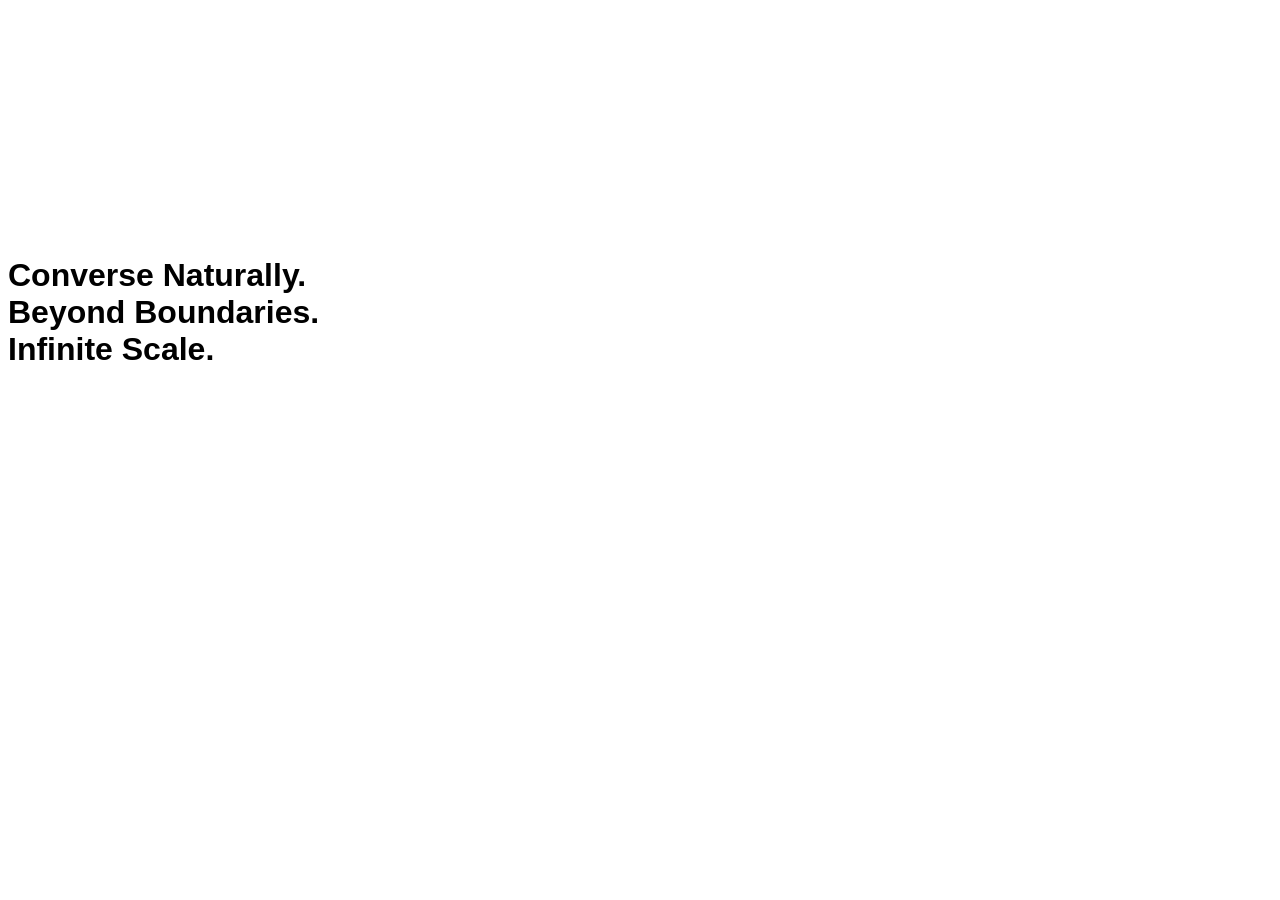
<file: .agents/skills/beautiful-shadows/demo/index.html>
<!doctype html>
<html lang="en">
<head>
  <meta charset="utf-8">
  <meta name="viewport" content="width=device-width, initial-scale=1">
  <meta name="neuform-sandboxed-demo" content="1">
  <meta http-equiv="Content-Security-Policy" content="default-src 'none'; connect-src 'self'; frame-src 'self'; script-src 'unsafe-inline'; style-src 'unsafe-inline'; base-uri 'none'; form-action 'none'; object-src 'none'">
  <title>Sandboxed Neuform demo</title>
  <style>
    html, body, iframe { width: 100%; height: 100%; margin: 0; border: 0; }
    body { overflow: hidden; background: #0b0b0b; }
    iframe { display: block; background: white; }
    .error { box-sizing: border-box; min-height: 100%; padding: 32px; color: #fff; font: 16px/1.5 system-ui, sans-serif; }
  </style>
</head>
<body>
  <iframe id="neuform-demo" title="Sandboxed Neuform design demo" sandbox="allow-scripts" referrerpolicy="no-referrer"></iframe>
  <script>
    const encodedHtml = "[base64]/[base64]";
    const assetFiles = [];
    const runtimeFiles = ["../../../../assets/runtime/runtime-027051effa47-gsap-min.js","../../../../assets/runtime/runtime-163ebd087cfc-iconify-icon-min.js","../../../../assets/runtime/runtime-25023b521d77-three-min.js","../../../../assets/runtime/runtime-689ca8dda44c-scrolltrigger-min.js","../../../../assets/runtime/runtime-ccc8894b3418-runtime.js"];
    const frame = document.getElementById("neuform-demo");
    const decodeBytes = (value) => Uint8Array.from(atob(value), (character) => character.charCodeAt(0));
    const decode = (value) => new TextDecoder().decode(decodeBytes(value));
    const encodeBytes = (bytes) => {
      let binary = "";
      for (let index = 0; index < bytes.length; index += 32768) {
        binary += String.fromCharCode(...bytes.subarray(index, index + 32768));
      }
      return btoa(binary);
    };
    const mediaTypes = {
      avif: "image/avif",
      gif: "image/gif",
      jpg: "image/jpeg",
      jpeg: "image/jpeg",
      mp4: "video/mp4",
      png: "image/png",
      webm: "video/webm",
      webp: "image/webp"
    };
    const loadAsset = async (file) => {
      const response = await fetch(file, { cache: "no-store", credentials: "omit", redirect: "error" });
      if (!response.ok) throw new Error("Could not load local demo asset: " + file);
      const extension = file.split(".").pop().toLowerCase();
      const contentType = mediaTypes[extension] || "application/octet-stream";
      const bytes = new Uint8Array(await response.arrayBuffer());
      return { base64: encodeBytes(bytes), contentType, file, kind: "asset" };
    };
    Promise.allSettled(assetFiles.map(loadAsset)).then((results) => {
      const runtimeSources = runtimeFiles.map((file) => new URL(file, location.href).href).join(" ");
      const source = decode(encodedHtml).replace("__NEUFORM_RUNTIME_SOURCES__", runtimeSources);
      const mediaAssets = [];
      for (const result of results) {
        if (result.status !== "fulfilled") continue;
        mediaAssets.push(result.value);
      }
      frame.addEventListener("load", () => {
        frame.contentWindow.postMessage({ type: "neuform-assets-v1", assets: mediaAssets }, "*");
      }, { once: true });
      frame.srcdoc = source;
    }).catch((error) => {
      document.body.innerHTML = '<div class="error">Unable to load this sandboxed demo.</div>';
      console.error(error);
    });
  </script>
</body>
</html>
</file>
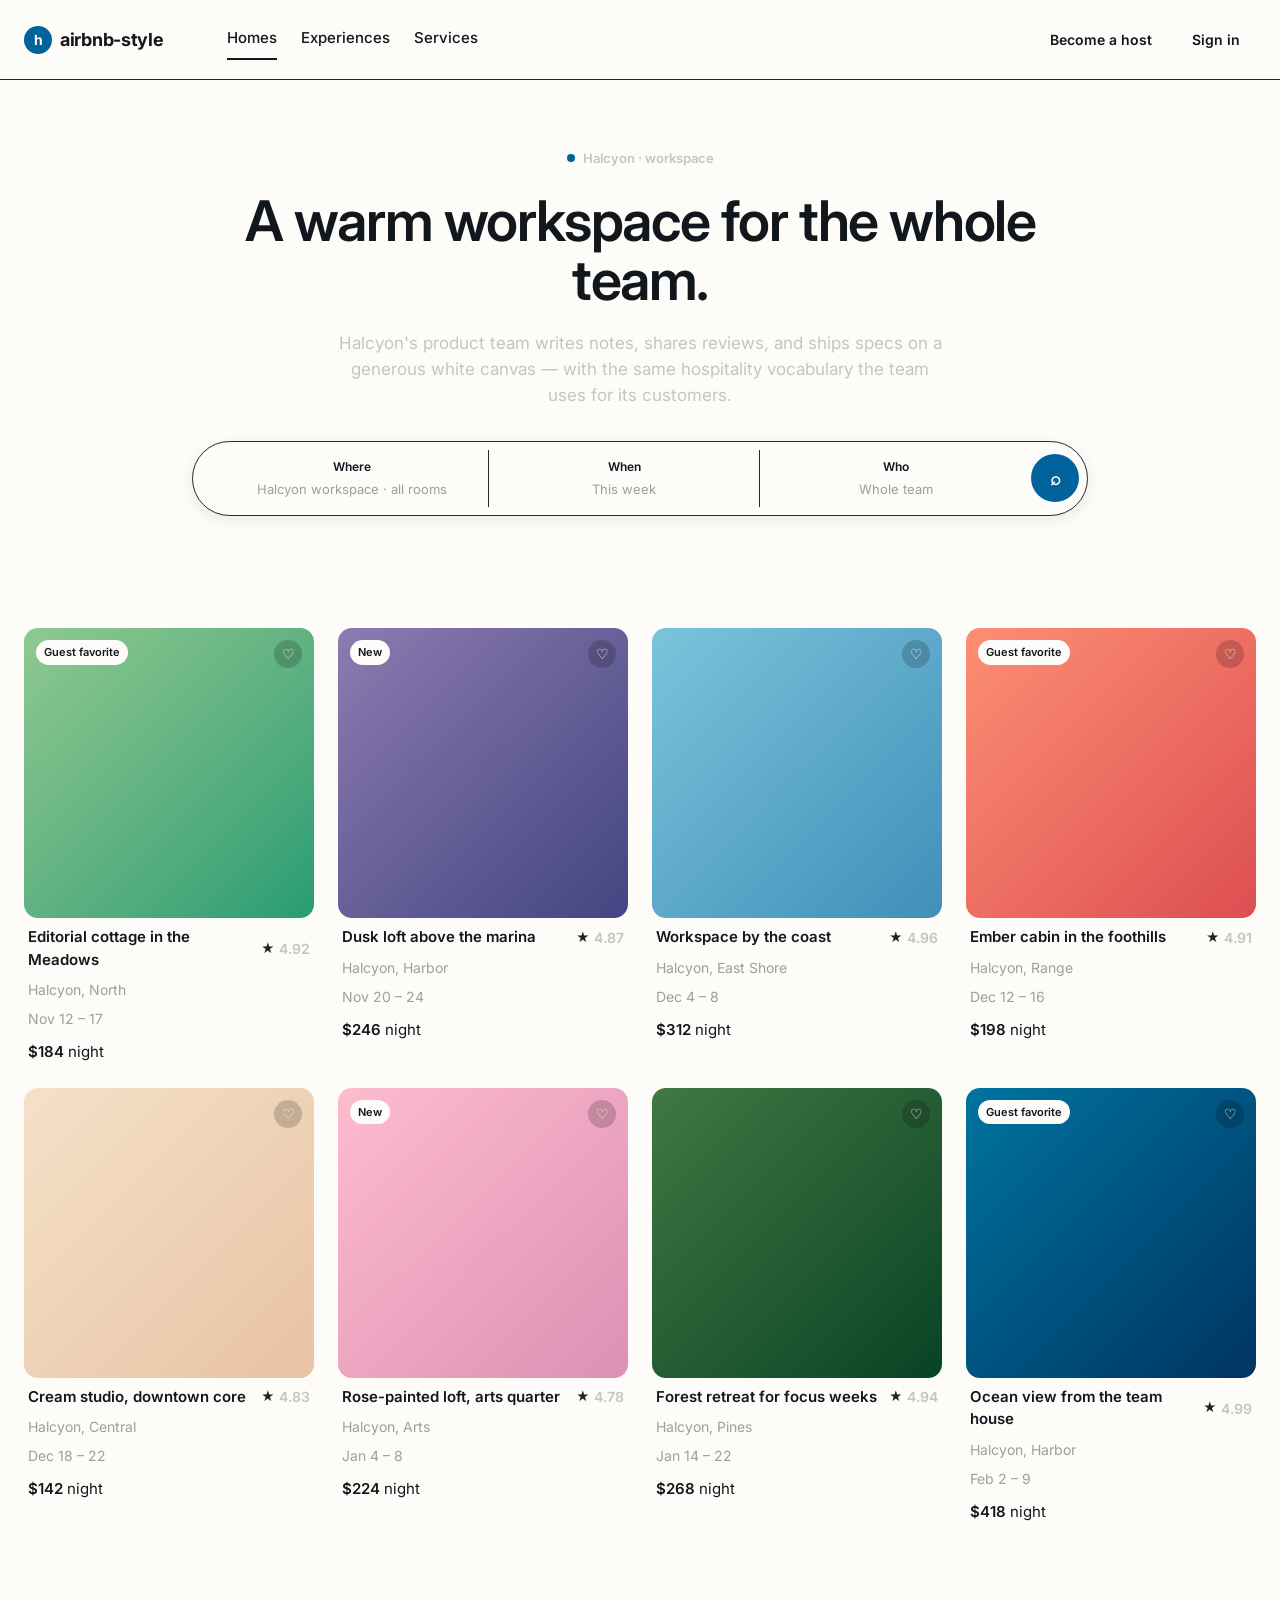
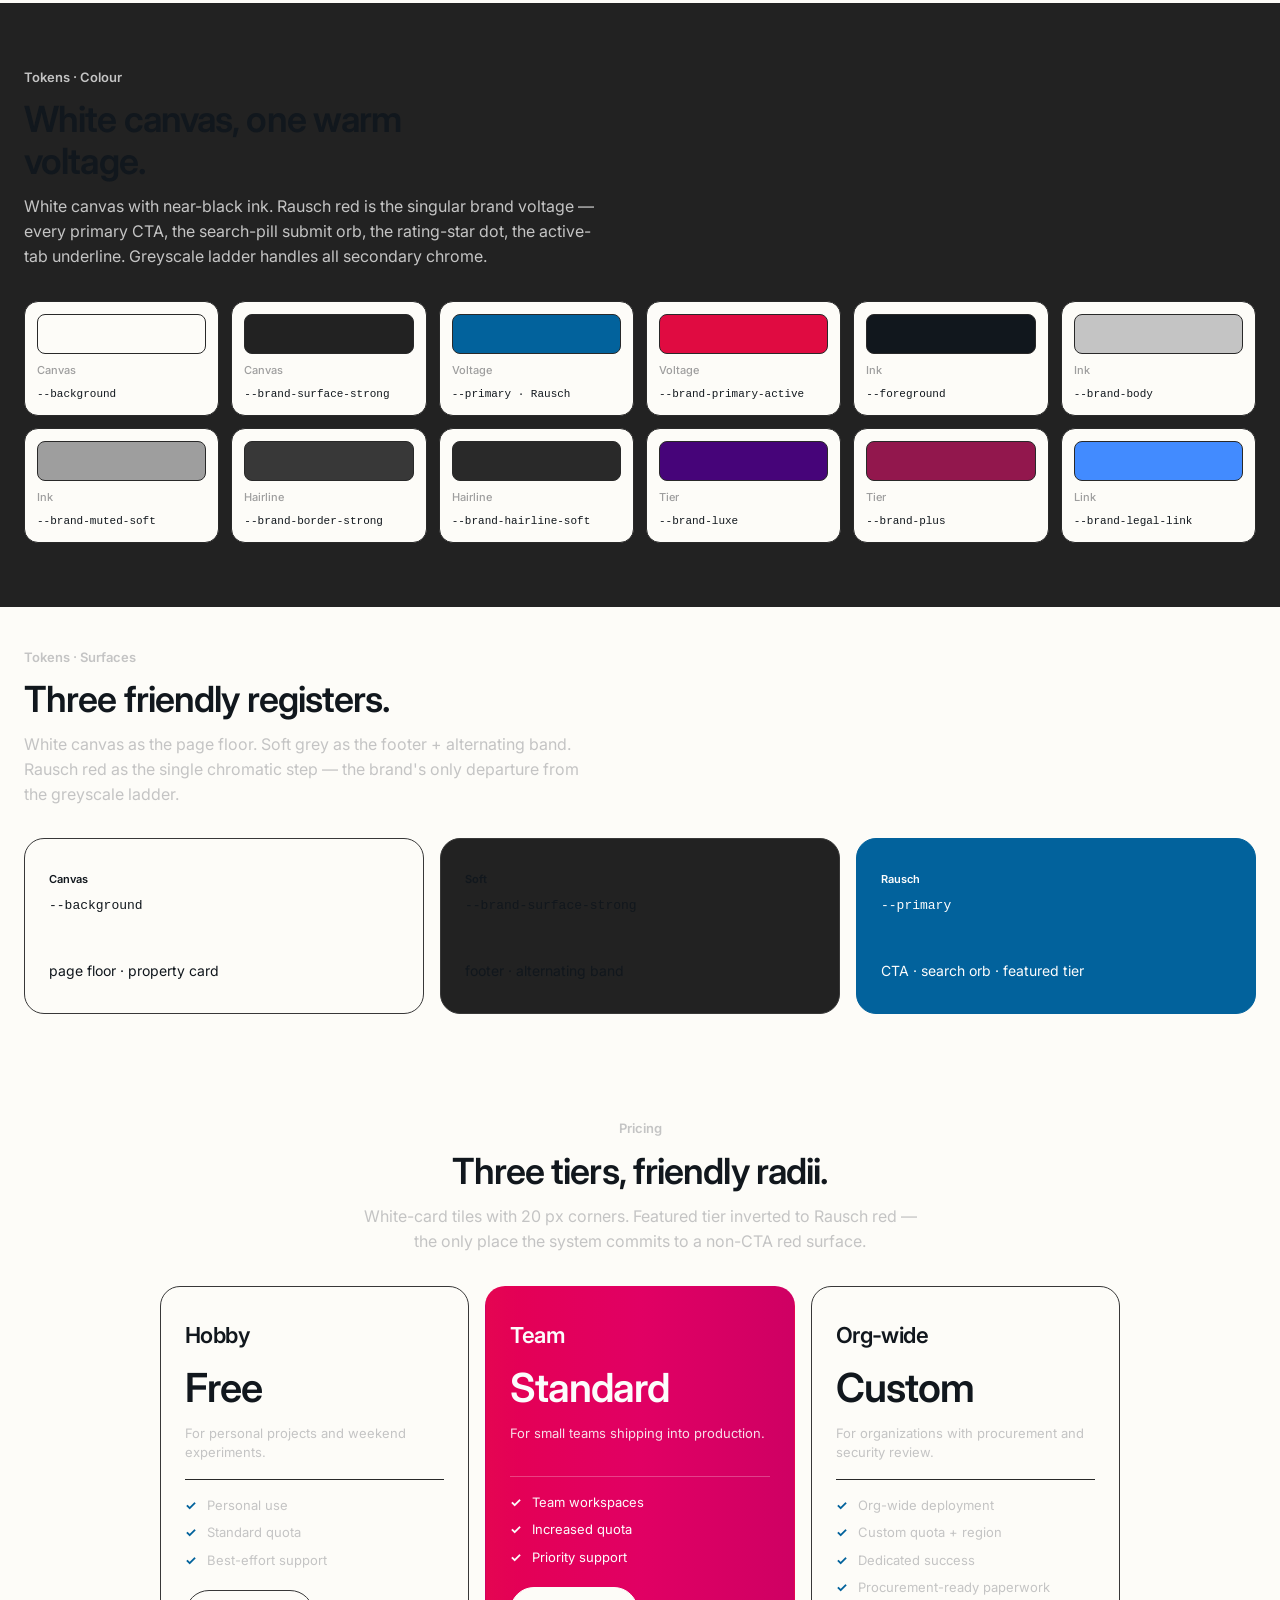
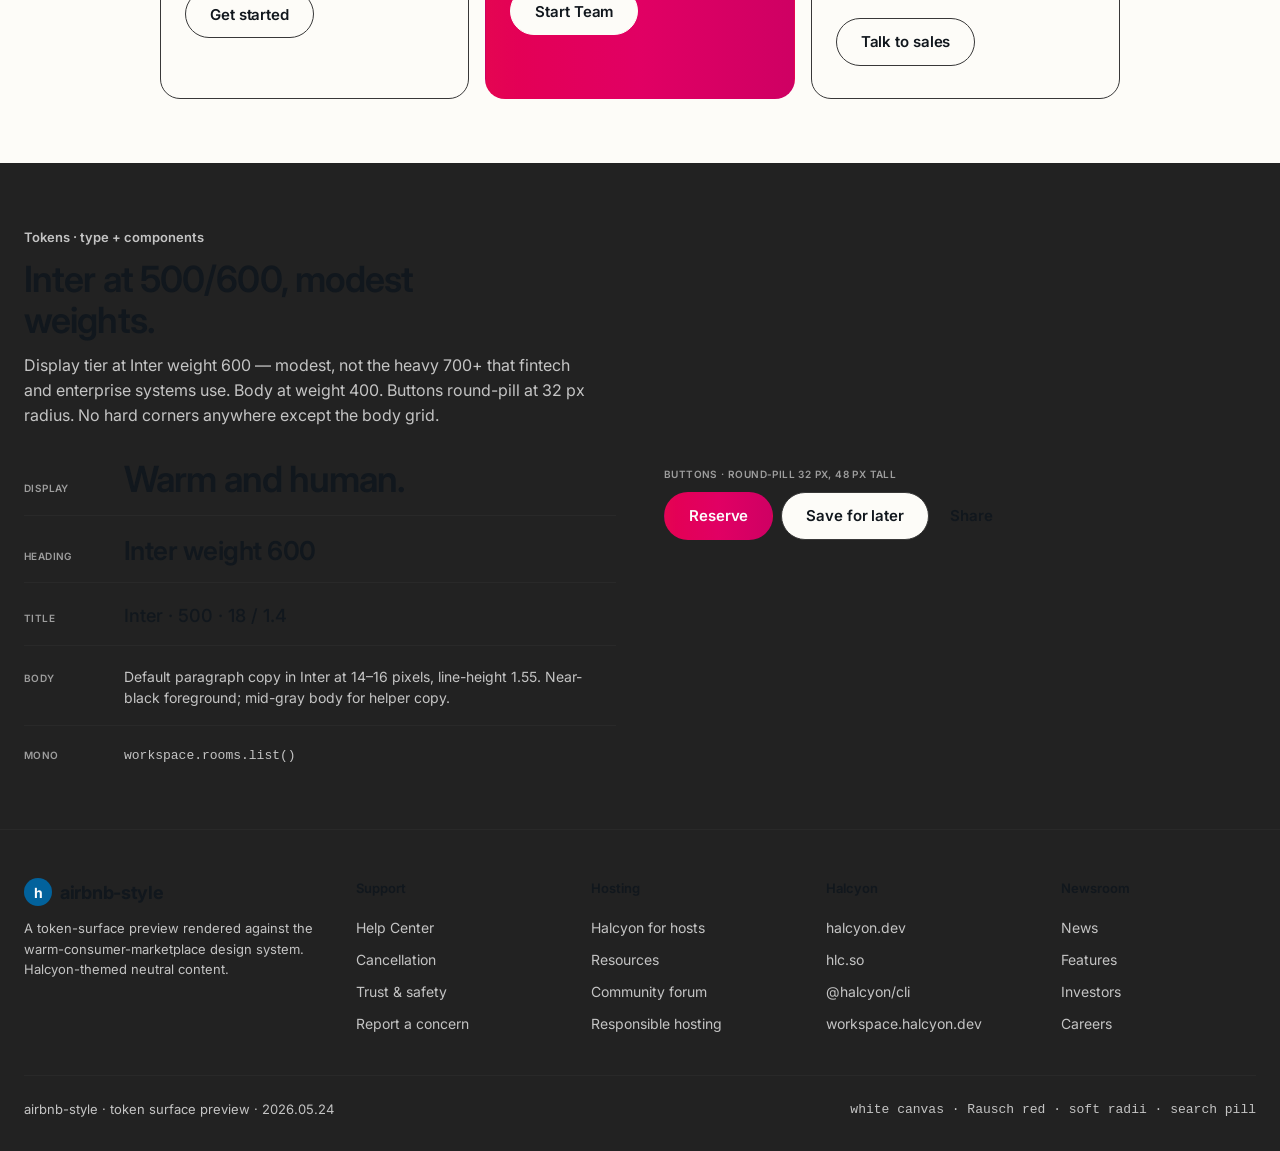
<file: .agents/skills/visualize/design-systems/airbnb-style/preview-dark.html>
<!doctype html>
<html lang="en" data-theme="dark">
<head>
<meta charset="utf-8">
<meta name="viewport" content="width=device-width, initial-scale=1">
<title>airbnb-style — preview</title>
<link rel="icon" href="data:image/svg+xml,%3Csvg xmlns='http://www.w3.org/2000/svg' viewBox='0 0 32 32'%3E%3Crect width='32' height='32' rx='6' fill='%23ff385c'/%3E%3Cpath d='M16 7 C13 12 8 16 8 21 C8 24 11 26 14 26 C15 26 16 25 16 23 C16 25 17 26 18 26 C21 26 24 24 24 21 C24 16 19 12 16 7 Z' fill='%23ffffff'/%3E%3C/svg%3E">
<meta property="og:title" content="airbnb-style — token-surface preview">
<meta property="og:description" content="Brand-style design-system preview from visualize. White canvas + Rausch red pill CTAs + soft-rounded property card grid with photo placeholders + pill-shaped search bar + Cereal-substitute body at modest weights.">
<meta name="twitter:card" content="summary">

<link rel="preconnect" href="https://fonts.googleapis.com">
<link rel="preconnect" href="https://fonts.gstatic.com" crossorigin>
<link href="https://fonts.googleapis.com/css2?family=Inter:wght@400;500;600;700&display=swap" rel="stylesheet">

<style>
/* === Design-system tokens (inlined from design-systems/airbnb-style/tokens.css) === */
/**
 * design-systems/airbnb-style/tokens.css
 *
 * Live-verified against airbnb.com on 2026-05-25 (homepage, /experiences,
 * /host/homes, /host/experiences, /rooms/51429977 listing detail, /help,
 * /aircover-for-hosts). Companion to ./DESIGN.md.
 *
 * canonical-canvas: light. Airbnb does not ship a dark-mode marketing
 * surface as of the verification date; the [data-theme="dark"] block
 * applies the catalog's generic-theme tuning (canvas + neutrals only;
 * brand chromatic values inherit from :root per the documented intent).
 *
 * Brand-primary shape: a three-stop horizontal gradient is the dominant
 * CTA chrome (Bellini → Babu Pink → deeper Babu), live on listing-detail
 * reservation buttons, host-page Get-started, and AirCover List-your-home.
 * Solid Rausch (#ff385c) survives as the SEARCH-PILL submit orb, rating-
 * star fill, category-tab dot, and brand glyph — never as a CTA fill on
 * a conversion-page button. Both are first-class tokens; consumers choose
 * based on the surface, not based on which is "the primary."
 */

:root {
  color-scheme: light;

  /* shadcn-semantic core */
  --background: oklch(1 0 0);
  --foreground: oklch(0.2520 0 0);
  --card: oklch(1 0 0);
  --card-foreground: oklch(0.2520 0 0);
  --popover: oklch(1 0 0);
  --popover-foreground: oklch(0.2520 0 0);
  /* Rausch #ff385c — the discrete-hue identity used in narrow spots:
   * homepage and /help search-pill submit orb, rating-star fill, the dot
   * on category-tab labels, and the Bélo brand glyph. NOT a CTA fill on
   * conversion-page buttons — those use --brand-cta-gradient below.
   * Live: airbnb.com/ (search orb), /help (search orb), every page (Bélo). */
  --primary: oklch(0.6579 0.2309 17.0745);
  /* Dark ink as the contrast-pair foreground for surfaces where --primary
   * is the fill. Live brand uses white-on-Rausch on the CTA gradient; the
   * preview's conversion-page buttons consume --brand-cta-gradient +
   * --brand-on-dark for that surface. */
  --primary-foreground: oklch(0.1500 0 0);
  --secondary: oklch(0.9761 0 0);
  --secondary-foreground: oklch(0.2520 0 0);
  --muted: oklch(0.9761 0 0);
  --muted-foreground: oklch(0.5243 0 0);
  --accent: oklch(1 0 0);
  --accent-foreground: oklch(0.2520 0 0);
  --destructive: oklch(0.5308 0.2178 29.2339);
  --destructive-foreground: oklch(1 0 0);
  --border: oklch(0.8975 0 0);
  --input: oklch(0.8975 0 0);
  --ring: oklch(0.6579 0.2309 17.0745);
  --sidebar: oklch(0.9761 0 0);
  --sidebar-foreground: oklch(0.2520 0 0);
  --sidebar-primary: oklch(0.6579 0.2309 17.0745);
  --sidebar-primary-foreground: oklch(1 0 0);
  --sidebar-accent: oklch(0.9761 0 0);
  --sidebar-accent-foreground: oklch(0.2520 0 0);
  --sidebar-border: oklch(0.8975 0 0);
  --sidebar-ring: oklch(0.6579 0.2309 17.0745);
  --chart-1: oklch(0.8100 0.2000 17.0745);
  --chart-2: oklch(0.7100 0.2000 17.0745);
  --chart-3: oklch(0.6100 0.2000 17.0745);
  --chart-4: oklch(0.5100 0.2000 17.0745);
  --chart-5: oklch(0.4200 0.2000 17.0745);

  /* radius scale */
  --radius-sm: 8px;
  --radius-md: 14px;
  --radius-lg: 20px;
  --radius-xl: 32px;

  /* brand-specific radius extras */
  --brand-radius-none: 0px;
  --brand-radius-xs: 4px;
  --brand-radius-full: 9999px;

  /* typography tokens — Airbnb Cereal VF (commissioned 2018, replacing
   * Circular). Both still referenced as fallbacks for older devices.
   * --font-display aliases to --font-sans; display weight is 600 (typical)
   * or 700 (host pages only) of the same family. DESIGN.md §3. */
  --font-sans: 'Airbnb Cereal VF', 'Circular', -apple-system, BlinkMacSystemFont, "Segoe UI", "Roboto", "Helvetica Neue", sans-serif;
  --font-serif: ui-serif, Georgia, Cambria, "Times New Roman", Times, serif;
  --font-mono: ui-monospace, SFMono-Regular, Menlo, Monaco, Consolas, "Liberation Mono", "Courier New", monospace;
  --font-display: 'Airbnb Cereal VF', 'Circular', -apple-system, BlinkMacSystemFont, "Segoe UI", "Roboto", "Helvetica Neue", sans-serif;

  /* type scale tokens */
  --text-display: 28px;
  --text-heading: 22px;
  --text-title: 16px;
  --text-base: 16px;
  --leading-tight: 1.43;
  --leading-normal: 1.5;

  /* spacing + tracking */
  --spacing: 0.25rem;
  --tracking-normal: 0em;

  /* shadow scale */
  --shadow-2xs: 0 1px 3px 0px hsl(0 0% 0% / 0.05);
  --shadow-xs: 0 1px 3px 0px hsl(0 0% 0% / 0.05);
  --shadow-sm: 0 1px 3px 0px hsl(0 0% 0% / 0.10), 0 1px 2px -1px hsl(0 0% 0% / 0.10);
  --shadow: 0 1px 3px 0px hsl(0 0% 0% / 0.10), 0 1px 2px -1px hsl(0 0% 0% / 0.10);
  --shadow-md: 0 1px 3px 0px hsl(0 0% 0% / 0.10), 0 2px 4px -1px hsl(0 0% 0% / 0.10);
  --shadow-lg: 0 1px 3px 0px hsl(0 0% 0% / 0.10), 0 4px 6px -1px hsl(0 0% 0% / 0.10);
  --shadow-xl: 0 1px 3px 0px hsl(0 0% 0% / 0.10), 0 8px 10px -1px hsl(0 0% 0% / 0.10);
  --shadow-2xl: 0 1px 3px 0px hsl(0 0% 0% / 0.25);

  /* brand-specific colour extras */

  /* Brand primary — three-stop horizontal gradient (Bellini → Babu Pink → deeper Babu).
   * Live: /rooms/51429977 reservation button, /host/homes Get started,
   * /aircover-for-hosts List your home. The dominant CTA chrome on every
   * host- and conversion-page surface. */
  --brand-cta-gradient-start: oklch(0.5870 0.2330 13.5);   /* Bellini #E61E4D */
  --brand-cta-gradient-mid: oklch(0.5790 0.2390 6.3);      /* Babu Pink #E31C5F */
  --brand-cta-gradient-end: oklch(0.5260 0.2540 0.5);      /* deeper Babu #D70466 */
  --brand-cta-gradient: linear-gradient(to right,
    var(--brand-cta-gradient-start) 0%,
    var(--brand-cta-gradient-mid) 50%,
    var(--brand-cta-gradient-end) 100%);

  /* Rausch hover/pressed state — observed on the homepage search-pill submit
   * orb on press (DESIGN.md §2 line 53). */
  --brand-primary-active: oklch(0.5769 0.2277 18.4974);
  /* Lightened Rausch tint; notional disabled-state value retained from prior
   * catalog — not observed inline on a sampled surface (DESIGN.md §2 line 54). */
  --brand-primary-disabled: oklch(0.9026 0.0529 5.0203);
  --brand-error-text: oklch(0.5392 0.1816 33.7195);
  --brand-error-text-hover: oklch(0.4990 0.1815 32.8403);
  /* Status: not-observed-2026-05. Airbnb Luxe sub-brand surface sunset;
   * retained for archival purposes per DESIGN.md §2. */
  --brand-luxe: oklch(0.3252 0.1677 301.7108);
  /* Status: not-observed-2026-05. Airbnb Plus sub-brand surface sunset;
   * retained for archival purposes per DESIGN.md §2. */
  --brand-plus: oklch(0.4383 0.1608 0.8397);
  --brand-body: oklch(0.3677 0 0);
  /* --brand-muted-soft: intentional drift from the 0.66 lightness in
   * Airbnb's documented utility-neutral ladder to 0.52, signed against
   * DESIGN.md §2 line 85 (2026-05-25). Utility-neutral AA tune; the
   * brand-identity Rausch + gradient stops are untouched. */
  --brand-muted-soft: oklch(0.5200 0 0);
  --brand-hairline-soft: oklch(0.9401 0 0);
  --brand-border-strong: oklch(0.8109 0 0);
  --brand-surface-strong: oklch(0.9612 0 0);
  /* Polarity-locked white — Save chip label on photo-scrim, gradient-CTA
   * button label. Live brand never lifts this; do not override in dark. */
  --brand-on-dark: oklch(1 0 0);
  --brand-legal-link: oklch(0.6501 0.1874 259.3973);
  /* Ink black filled star — Airbnb's rating glyph is monochrome, not gold
   * and not Rausch. DESIGN.md §2 line 94. */
  --brand-star-rating: oklch(0.2520 0 0);
  /* Photo overlay tint — heart-icon hover, host-page modal scrim. */
  --brand-scrim: oklch(0 0 0);
}

[data-theme="dark"] {
  color-scheme: dark;

  /* Airbnb does not ship a dark-mode marketing surface as of the
   * 2026-05-25 verification (DESIGN.md §1, §Notes). The product app
   * behind sign-in is also light-canonical in current builds. This
   * block is a generic-theme tuning of canvas + utility neutrals only:
   * brand chromatic values (--primary, --ring, sidebar-primary/ring,
   * chart-*, --brand-cta-gradient stops, --brand-on-dark, --brand-scrim,
   * --brand-star-rating, --brand-legal-link) inherit from :root via the
   * cascade. */

  --background: oklch(0.1700 0 0);
  --foreground: oklch(0.9700 0 0);
  --card: oklch(0.2200 0 0);
  --card-foreground: oklch(0.9700 0 0);
  --popover: oklch(0.2200 0 0);
  --popover-foreground: oklch(0.9700 0 0);
  /* --primary, --ring, --sidebar-primary, --sidebar-ring intentionally
   * unset — inherit Rausch from :root per the brand-chromatic rule. */
  --primary-foreground: oklch(0.1500 0 0);
  --secondary: oklch(0.2500 0 0);
  --secondary-foreground: oklch(0.9700 0 0);
  --muted: oklch(0.2500 0 0);
  --muted-foreground: oklch(0.7400 0 0);
  --accent: oklch(0.2500 0 0);
  --accent-foreground: oklch(0.9700 0 0);
  --destructive: oklch(0.5308 0.2178 29.2339);
  --destructive-foreground: oklch(1 0 0);
  --border: oklch(0.3000 0 0);
  --input: oklch(0.3000 0 0);
  --sidebar: oklch(0.2200 0 0);
  --sidebar-foreground: oklch(0.9700 0 0);
  --sidebar-primary-foreground: oklch(1 0 0);
  --sidebar-accent: oklch(0.2500 0 0);
  --sidebar-accent-foreground: oklch(0.9700 0 0);
  --sidebar-border: oklch(0.3000 0 0);

  /* brand-extras dark overrides — utility neutrals only */
  --brand-body: oklch(0.8200 0 0);
  --brand-muted-soft: oklch(0.7000 0 0);
  --brand-hairline-soft: oklch(0.2800 0 0);
  --brand-border-strong: oklch(0.3400 0 0);
  --brand-surface-strong: oklch(0.2500 0 0);
}

@media (prefers-color-scheme: dark) {
  :root:not([data-theme="light"]):not([data-theme="dark"]) {
    color-scheme: dark;

    /* Mirror of [data-theme="dark"] above — canvas + utility neutrals
     * only. Brand chromatic values inherit from :root. */

    --background: oklch(0.1700 0 0);
    --foreground: oklch(0.9700 0 0);
    --card: oklch(0.2200 0 0);
    --card-foreground: oklch(0.9700 0 0);
    --popover: oklch(0.2200 0 0);
    --popover-foreground: oklch(0.9700 0 0);
    --primary-foreground: oklch(0.1500 0 0);
    --secondary: oklch(0.2500 0 0);
    --secondary-foreground: oklch(0.9700 0 0);
    --muted: oklch(0.2500 0 0);
    --muted-foreground: oklch(0.7400 0 0);
    --accent: oklch(0.2500 0 0);
    --accent-foreground: oklch(0.9700 0 0);
    --destructive: oklch(0.5308 0.2178 29.2339);
    --destructive-foreground: oklch(1 0 0);
    --border: oklch(0.3000 0 0);
    --input: oklch(0.3000 0 0);
    --sidebar: oklch(0.2200 0 0);
    --sidebar-foreground: oklch(0.9700 0 0);
    --sidebar-primary-foreground: oklch(1 0 0);
    --sidebar-accent: oklch(0.2500 0 0);
    --sidebar-accent-foreground: oklch(0.9700 0 0);
    --sidebar-border: oklch(0.3000 0 0);

    --brand-body: oklch(0.8200 0 0);
    --brand-muted-soft: oklch(0.7000 0 0);
    --brand-hairline-soft: oklch(0.2800 0 0);
    --brand-border-strong: oklch(0.3400 0 0);
    --brand-surface-strong: oklch(0.2500 0 0);
  }
}
</style>

<style>
/* === Preview fixture styles (inlined from preview-kit/fixture-styles/) === */
/* === preview-kit/fixture-styles/legacy-preview-components.css === */
/* === preview-kit/fixture-styles/legacy/alert/alert.css === */
@layer components {
  .alert {
    position: relative;
    display: flex;
    align-items: flex-start;
    gap: 0.75rem;
    border: 1px solid var(--border);
    border-radius: var(--radius-lg);
    padding: 1rem 1.25rem;
    font-size: 0.875rem;
    color: var(--foreground);
    background-color: var(--background);

    &[data-variant="destructive"] {
      border-color: var(--destructive);
      color: var(--destructive);

      & .alert-title {
        color: var(--destructive);
      }

      & .alert-description {
        color: var(--destructive);
        opacity: 0.9;
      }

      & .alert-icon {
        color: var(--destructive);
      }
    }
  }

  .alert-icon {
    width: 1rem;
    height: 1rem;
    flex-shrink: 0;
    margin-top: 0.125rem;
    color: var(--foreground);
  }

  .alert-content {
    flex: 1;
    min-width: 0;
  }

  .alert-title {
    margin: 0;
    font-size: 0.875rem;
    font-weight: 500;
    line-height: 1.4;
    letter-spacing: -0.01em;
    color: var(--foreground);
  }

  .alert-description {
    margin: 0.25rem 0 0;
    font-size: 0.8125rem;
    line-height: 1.5;
    color: var(--muted-foreground);
  }

  .alert-action {
    flex-shrink: 0;
    margin-left: auto;
    align-self: center;
  }
}

/* === preview-kit/fixture-styles/legacy/badge/badge.css === */
@layer components {
  .badge {
    display: inline-flex;
    align-items: center;
    gap: 0.25rem;
    padding: 0.125rem 0.625rem;
    border-radius: var(--radius-full, 9999px);
    border: 1px solid transparent;
    background-color: var(--primary);
    color: var(--primary-foreground);
    font-size: 0.75rem;
    line-height: 1;
    font-weight: 500;
    text-decoration: none;
    white-space: nowrap;
    user-select: none;

    &[data-variant="secondary"] {
      background-color: var(--secondary);
      color: var(--secondary-foreground);
    }

    &[data-variant="destructive"] {
      background-color: var(--destructive);
      color: var(--destructive-foreground);
    }

    &[data-variant="outline"] {
      background-color: transparent;
      border-color: currentColor;
      color: var(--foreground);
    }

    &[data-size="sm"] {
      padding: 0.0625rem 0.5rem;
      font-size: 0.6875rem;
    }

    &:is(a):hover {
      filter: brightness(0.95);
    }

    &:focus-visible {
      outline: 2px solid var(--ring);
      outline-offset: 2px;
    }
  }

  @media (forced-colors: active) {
    .badge {
      background-color: ButtonFace;
      color: ButtonText;
      border-color: ButtonText;
    }
  }
}

/* === preview-kit/fixture-styles/legacy/card/card.css === */
@layer components {
  .card {
    display: flex;
    flex-direction: column;
    gap: 1.5rem;
    border: 1px solid var(--border);
    border-radius: var(--radius-lg);
    background-color: var(--card);
    color: var(--card-foreground);
    padding: 1.5rem;

    &[data-variant="interactive"] {
      cursor: pointer;
      text-decoration: none;
      transition: background-color 120ms cubic-bezier(0.4, 0, 0.2, 1),
                  border-color 120ms cubic-bezier(0.4, 0, 0.2, 1);

      &:hover {
        background-color: var(--accent);
        border-color: var(--accent-foreground);
      }

      &:focus-visible {
        outline: 2px solid var(--ring);
        outline-offset: 2px;
      }
    }

    &[data-variant="elevated"] {
      border: none;
      box-shadow: 0 1px 2px 0 oklch(0 0 0 / 0.06),
                  0 4px 8px -2px oklch(0 0 0 / 0.08);
    }

    &[data-variant="ghost"] {
      border: none;
      background-color: transparent;
      padding: 0;
    }
  }

  .card-header {
    display: flex;
    flex-direction: column;
    gap: 0.375rem;
  }

  .card-title {
    margin: 0;
    font-size: 1.125rem;
    line-height: 1.3;
    font-weight: 600;
    color: var(--card-foreground);
  }

  .card-description {
    margin: 0;
    font-size: 0.875rem;
    line-height: 1.5;
    color: var(--muted-foreground);
  }

  .card-content {
    font-size: 0.9375rem;
    line-height: 1.6;
  }

  .card-footer {
    display: flex;
    align-items: center;
    gap: 0.75rem;
    padding-top: 0.5rem;
  }

  @media (forced-colors: active) {
    .card { border-color: CanvasText; }
  }
}

/* === preview-kit/fixture-styles/legacy/progress/progress.css === */
@layer components {
  .progress {
    appearance: none;
    width: 100%;
    height: 0.5rem;
    border: none;
    border-radius: 9999px;
    overflow: hidden;
    background-color: var(--secondary);

    &::-webkit-progress-bar {
      background-color: var(--secondary);
      border-radius: 9999px;
    }

    &::-webkit-progress-value {
      background-color: var(--primary);
      border-radius: 9999px;
      transition: inline-size 200ms cubic-bezier(0.4, 0, 0.2, 1);
    }

    &::-moz-progress-bar {
      background-color: var(--primary);
      border-radius: 9999px;
    }

    &[data-size="sm"] {
      height: 0.25rem;
    }

    &:indeterminate {
      background-image: linear-gradient(
        90deg,
        var(--secondary) 0%,
        var(--primary) 50%,
        var(--secondary) 100%
      );
      background-size: 200% 100%;
      animation: progress-indeterminate 1.4s linear infinite;
    }

    &:indeterminate::-webkit-progress-bar { background: transparent; }
    &:indeterminate::-moz-progress-bar { background: transparent; }
  }

  @keyframes progress-indeterminate {
    from { background-position: 200% 0; }
    to   { background-position: -200% 0; }
  }

  @media (prefers-reduced-motion: reduce) {
    .progress:indeterminate {
      animation: progress-pulse 2s ease-in-out infinite;
    }
    @keyframes progress-pulse {
      0%, 100% { opacity: 0.7; }
      50%      { opacity: 1; }
    }
  }

  .progress-field {
    display: flex;
    flex-direction: column;
    gap: 0.5rem;
  }

  .progress-label {
    display: flex;
    justify-content: space-between;
    font-size: 0.8125rem;
    color: var(--muted-foreground);
  }

  .progress-value {
    font-variant-numeric: tabular-nums;
    color: var(--foreground);
  }

  @media (forced-colors: active) {
    .progress {
      background-color: Field;
      border: 1px solid CanvasText;
    }
    .progress::-webkit-progress-value,
    .progress::-moz-progress-bar {
      background-color: Highlight;
    }
  }
}

/* === preview-kit/fixture-styles/legacy/separator/separator.css === */
/* -- Separator component ---------------------------------------- */

@layer components {
  .separator {
    border: none;
    margin: 0;
    flex-shrink: 0;
    background: var(--border);

    /* Horizontal (default) */
    height: 1px;
    width: 100%;

    /* Vertical */
    &[data-orientation="vertical"] {
      height: auto;
      width: 1px;
      align-self: stretch;
    }

    /* Decorative — hidden from assistive technology */
    &[aria-hidden="true"],
    &[role="none"] {
      /* No visual change — purely semantic */
    }
  }

  /* -- Labeled separator ------------------------------------- */
  .separator-label {
    display: flex;
    align-items: center;
    gap: 0.75rem;

    & .separator { flex: 1; }

    & span {
      font-size: 0.75rem;
      font-weight: 500;
      color: var(--muted-foreground);
      text-transform: uppercase;
      letter-spacing: 0.05em;
      white-space: nowrap;
      flex-shrink: 0;
    }
  }

  /* -- Accessibility ----------------------------------------- */
  @media (forced-colors: active) {
    .separator {
      background: CanvasText;
    }
  }

  @media (prefers-contrast: more) {
    .separator {
      background: var(--foreground);
      height: 2px;

      &[data-orientation="vertical"] {
        width: 2px;
        height: auto;
      }
    }
  }
}

/* === preview-kit/fixture-styles/legacy/statistic/statistic.css === */
@layer components {
  .statistic {
    display: flex;
    flex-direction: column;
    gap: 0.125rem;
  }

  .statistic-title {
    margin: 0;
    font-size: 0.8125rem;
    font-weight: 500;
    color: var(--muted-foreground);
    letter-spacing: 0.01em;
  }

  .statistic-value {
    margin: 0;
    font-size: 1.875rem;
    font-weight: 700;
    letter-spacing: -0.025em;
    line-height: 1.2;
    color: var(--foreground);
  }

  .statistic-description {
    margin: 0;
    font-size: 0.75rem;
    color: var(--muted-foreground);
    display: flex;
    align-items: center;
    gap: 0.25rem;
  }

  .statistic-trend {
    display: inline-flex;
    align-items: center;
    gap: 0.125rem;
    font-weight: 500;

    & svg {
      width: 0.75rem;
      height: 0.75rem;
    }

    &[data-trend="up"] {
      color: #16a34a;
    }

    &[data-trend="down"] {
      color: #dc2626;
    }
  }
}

/* === preview-kit/fixture-styles/legacy/table/table.css === */
@layer components {
  .table-container {
    width: 100%;
    overflow-x: auto;
    border: 1px solid var(--border);
    border-radius: var(--radius-xl);
    container-type: inline-size;
  }

  .table {
    width: 100%;
    border-collapse: collapse;
    font-size: 0.875rem;
    text-align: left;
    caption-side: bottom;
  }

  .table-caption {
    padding: 0.75rem 1rem;
    font-size: 0.8125rem;
    color: var(--muted-foreground);
    text-align: center;
  }

  .table-head {
    padding: 0.75rem 1rem;
    font-weight: 500;
    color: var(--muted-foreground);
    background-color: var(--muted);
    white-space: nowrap;
    border-bottom: 1px solid var(--border);

    &:first-child {
      border-top-left-radius: var(--radius-lg);
    }

    &:last-child {
      border-top-right-radius: var(--radius-lg);
    }
  }

  .table-row {
    border-bottom: 1px solid var(--border);
    transition: background-color 150ms ease;

    &:last-child {
      border-bottom: none;
    }

    tbody &:hover {
      background-color: var(--muted);
    }
  }

  .table-cell {
    padding: 0.75rem 1rem;
    vertical-align: middle;
    color: var(--foreground);
  }

  tfoot .table-row {
    background-color: var(--muted);
    border-top: 1px solid var(--border);
    font-weight: 500;
  }

  tfoot .table-cell:first-child {
    border-bottom-left-radius: var(--radius-lg);
  }

  tfoot .table-cell:last-child {
    border-bottom-right-radius: var(--radius-lg);
  }

  /* -- Container query: compact table in narrow containers -- */
  @container (max-width: 480px) {
    .table-head,
    .table-cell { padding: 0.5rem 0.75rem; font-size: 0.8125rem; }
  }
}

/* === preview-kit/fixture-styles/legacy/tabs/tabs.css === */
@layer components {
  .tabs {
    display: flex;
    flex-direction: column;
    gap: 1rem;
  }

  .tabs-list {
    display: inline-flex;
    align-items: center;
    gap: 0.25rem;
    border-bottom: 1px solid var(--border);
  }

  .tabs-trigger {
    appearance: none;
    border: none;
    background: transparent;
    cursor: pointer;
    padding: 0.5rem 0.75rem;
    font-size: 0.875rem;
    font-weight: 500;
    color: var(--muted-foreground);
    border-bottom: 2px solid transparent;
    margin-bottom: -1px;
    transition: color 120ms cubic-bezier(0.4, 0, 0.2, 1),
                border-color 120ms cubic-bezier(0.4, 0, 0.2, 1);

    &:hover {
      color: var(--foreground);
    }

    &[aria-selected="true"] {
      color: var(--foreground);
      border-bottom-color: var(--primary);
    }

    &:focus-visible {
      outline: 2px solid var(--ring);
      outline-offset: 2px;
      border-radius: var(--radius-sm);
    }
  }

  .tabs-panel {
    color: var(--foreground);
  }

  .tabs-panel[hidden] {
    display: none;
  }

  /* CSS-only radio-driven variant */
  .tabs[data-variant="radio"] {
    display: grid;
    grid-template-columns: repeat(var(--tab-count, 4), auto) 1fr;

    & .tabs-radio {
      position: absolute;
      opacity: 0;
      pointer-events: none;
    }

    & .tabs-trigger {
      display: inline-flex;
      align-items: center;
    }

    & .tabs-panel {
      grid-column: 1 / -1;
      display: none;
    }
  }

  .tabs[data-variant="radio"] .tabs-radio:checked + .tabs-trigger {
    color: var(--foreground);
    border-bottom-color: var(--primary);
  }

  @media (forced-colors: active) {
    .tabs-trigger[aria-selected="true"],
    .tabs[data-variant="radio"] .tabs-radio:checked + .tabs-trigger {
      border-bottom-color: Highlight;
      color: Highlight;
    }
  }
}

/* === preview-kit/fixture-styles/legacy/timeline/timeline.css === */
@layer components {
  .timeline {
    list-style: none;
    padding: 0;
    margin: 0;
    position: relative;
    display: flex;
    flex-direction: column;
    gap: 1.5rem;
  }

  .timeline-item {
    position: relative;
    padding-left: 2rem;
    display: grid;
    grid-template-columns: 5rem 1fr;
    gap: 1rem;
    align-items: baseline;

    &::before {
      content: "";
      position: absolute;
      left: 0.4375rem;
      top: 0.75rem;
      bottom: -1.5rem;
      width: 1px;
      background-color: var(--border);
    }

    &::after {
      content: "";
      position: absolute;
      left: 0;
      top: 0.375rem;
      width: 0.9375rem;
      height: 0.9375rem;
      border-radius: 9999px;
      background-color: var(--foreground);
      border: 2px solid var(--background);
      box-shadow: 0 0 0 1px var(--border);
    }

    &:last-child::before {
      display: none;
    }

    &[data-state="active"]::after {
      background-color: var(--primary);
      box-shadow: 0 0 0 1px var(--primary), 0 0 0 4px oklch(from var(--primary) l c h / 0.18);
    }

    &[data-state="upcoming"]::after {
      background-color: var(--background);
    }

    &[data-state="upcoming"] .timeline-title,
    &[data-state="upcoming"] .timeline-description,
    &[data-state="upcoming"] .timeline-time {
      color: var(--muted-foreground);
    }
  }

  .timeline-time {
    font-size: 0.8125rem;
    font-variant-numeric: tabular-nums;
    color: var(--muted-foreground);
  }

  .timeline-content {
    display: flex;
    flex-direction: column;
    gap: 0.25rem;
  }

  .timeline-title {
    margin: 0;
    font-size: 0.9375rem;
    font-weight: 600;
    line-height: 1.4;
  }

  .timeline-description {
    margin: 0;
    font-size: 0.875rem;
    line-height: 1.5;
    color: var(--muted-foreground);
  }

  @media (forced-colors: active) {
    .timeline-item::before { background-color: CanvasText; }
    .timeline-item::after { background-color: LinkText; }
  }
}

/* === preview-kit/fixture-styles/legacy/toast/toast.css === */
@layer components {
  .toast {
    display: flex;
    align-items: flex-start;
    gap: 0.75rem;
    padding: 0.875rem 1rem;
    border: 1px solid var(--border);
    border-radius: var(--radius-lg);
    background-color: var(--card);
    color: var(--card-foreground);
    box-shadow: 0 4px 12px -2px oklch(0 0 0 / 0.12),
                0 2px 4px -1px oklch(0 0 0 / 0.06);
    min-width: 18rem;
    max-width: 28rem;

    /* Native enter via @starting-style */
    transition: opacity 200ms cubic-bezier(0.16, 1, 0.3, 1),
                transform 200ms cubic-bezier(0.16, 1, 0.3, 1);
    opacity: 1;
    transform: translateY(0);

    @starting-style {
      opacity: 0;
      transform: translateY(0.5rem);
    }

    &[data-variant="destructive"] {
      border-color: var(--destructive);
      background-color: oklch(from var(--destructive) l c h / 0.08);

      & .toast-title { color: var(--destructive); }
    }

    &[data-variant="success"] {
      border-color: var(--primary);
      background-color: oklch(from var(--primary) l c h / 0.06);

      & .toast-title { color: var(--primary); }
    }
  }

  .toast-content {
    display: flex;
    flex-direction: column;
    gap: 0.125rem;
    flex: 1;
    min-width: 0;
  }

  .toast-title {
    margin: 0;
    font-size: 0.875rem;
    font-weight: 600;
    line-height: 1.4;
  }

  .toast-description {
    margin: 0;
    font-size: 0.8125rem;
    line-height: 1.5;
    color: var(--muted-foreground);
    overflow-wrap: anywhere;
  }

  .toast-actions {
    display: flex;
    align-items: center;
    gap: 0.5rem;
    flex-shrink: 0;
  }

  .toast-close {
    appearance: none;
    border: none;
    background: transparent;
    cursor: pointer;
    color: var(--muted-foreground);
    font-size: 1.125rem;
    line-height: 1;
    padding: 0.125rem 0.375rem;
    border-radius: var(--radius-sm);
    flex-shrink: 0;

    &:hover { color: var(--foreground); }

    &:focus-visible {
      outline: 2px solid var(--ring);
      outline-offset: 2px;
    }
  }

  @media (prefers-reduced-motion: reduce) {
    .toast {
      transition: opacity 200ms linear;
      transform: none;
      @starting-style {
        opacity: 0;
        transform: none;
      }
    }
  }

  @media (forced-colors: active) {
    .toast {
      background-color: Canvas;
      color: CanvasText;
      border-color: CanvasText;
    }
    .toast[data-variant="destructive"] { border-color: Mark; }
  }
}

/* === preview-kit/fixture-styles/legacy/typography/typography.css === */
/* -- Typography component --------------------------------------- */

/* -- Base text ---------------------------------------------- */
/* Sets the default font size for the entire page.            */
/* All typography classes are sized relative to this baseline. */
@layer base {
  body {
    font-size: 0.875rem;
    line-height: 1.5;
  }
}

@layer components {
  /* -- Headings ---------------------------------------------- */
  .h1 {
    scroll-margin-top: 5rem;
    font-size: 2.25rem;
    font-weight: 800;
    letter-spacing: -0.025em;
    line-height: 1.15;
    text-wrap: balance;
    color: var(--foreground);
  }

  .h2 {
    scroll-margin-top: 5rem;
    font-size: 1.875rem;
    font-weight: 600;
    letter-spacing: -0.02em;
    line-height: 1.25;
    text-wrap: balance;
    color: var(--foreground);
    border-bottom: 1px solid var(--border);
    padding-bottom: 0.5rem;

    &:first-child { margin-top: 0; }
  }

  .h3 {
    scroll-margin-top: 5rem;
    font-size: 1.5rem;
    font-weight: 600;
    letter-spacing: -0.01em;
    line-height: 1.3;
    text-wrap: balance;
    color: var(--foreground);
  }

  .h4 {
    scroll-margin-top: 5rem;
    font-size: 1.25rem;
    font-weight: 600;
    line-height: 1.4;
    text-wrap: balance;
    color: var(--foreground);
  }

  /* -- Paragraph --------------------------------------------- */
  .p {
    font-size: 0.875rem;
    line-height: 1.75;
    text-wrap: pretty;
    color: var(--foreground);

    &:not(:first-child) { margin-top: 1.5rem; }
  }

  /* -- Lead --------------------------------------------------- */
  .lead {
    font-size: 1.25rem;
    line-height: 1.6;
    color: var(--muted-foreground);
    text-wrap: pretty;
  }

  /* -- Large -------------------------------------------------- */
  .large {
    font-size: 1.125rem;
    font-weight: 600;
    color: var(--foreground);
  }

  /* -- Small -------------------------------------------------- */
  .small {
    font-size: 0.875rem;
    font-weight: 500;
    line-height: 1;
    color: var(--foreground);
  }

  /* -- Muted -------------------------------------------------- */
  .muted {
    font-size: 0.875rem;
    color: var(--muted-foreground);
  }

  /* -- Blockquote --------------------------------------------- */
  .blockquote {
    margin-top: 1.5rem;
    border-inline-start: 2px solid var(--border);
    padding-inline-start: 1.5rem;
    font-style: italic;
    hanging-punctuation: first last;
    color: var(--foreground);

    & p { margin: 0; }
  }

  /* -- Inline code -------------------------------------------- */
  .code {
    position: relative;
    border-radius: var(--radius-sm);
    background: var(--muted);
    padding: 0.2rem 0.3rem;
    font-family: var(--font-mono);
    font-size: 0.875em;
    font-weight: 600;
    color: var(--foreground);
  }

  /* -- Accessibility ------------------------------------------ */

  @media (prefers-contrast: more) {
    .h1, .h2, .h3, .h4 {
      letter-spacing: 0;
    }

    .blockquote {
      border-inline-start-width: 3px;
    }

    .code {
      outline: 1px solid var(--border);
    }

    .muted {
      color: var(--foreground);
    }
  }

  @media (forced-colors: active) {
    .blockquote {
      border-inline-start-color: CanvasText;
    }

    .code {
      background: Canvas;
      outline: 1px solid CanvasText;
      color: CanvasText;
    }
  }
}


/* === preview-kit/fixture-styles/pattern-fixtures.css === */

:root{--background:oklch(0.99 0.005 95);--foreground:oklch(0.2 0.015 250);--card:oklch(1 0 0);--muted:oklch(0.95 0.006 95);--muted-foreground:oklch(0.43 0.02 250);--border:oklch(0.86 0.01 250);--primary:oklch(0.48 0.12 245);--primary-foreground:oklch(0.99 0 0);--destructive:oklch(0.55 0.18 30);--success:oklch(0.52 0.13 145);font-family:Inter,ui-sans-serif,system-ui,sans-serif}body{margin:0;background:var(--background);color:var(--foreground);font-family:inherit}.page{max-width:880px;margin:0 auto;padding:40px 20px}.panel{background:var(--card);border:1px solid var(--border);padding:20px}h1{font-size:1.75rem;line-height:1.15;margin:0 0 8px}p{line-height:1.55}.meta-grid{display:grid;grid-template-columns:repeat(4,minmax(0,1fr));gap:12px;border-top:1px solid var(--border);padding-top:16px}.meta-grid div{min-width:0}.meta-grid dt{font-size:.72rem;color:var(--muted-foreground);text-transform:uppercase;letter-spacing:.06em}.meta-grid dd{margin:3px 0 0;font-size:.92rem}.toc nav{border-top:1px solid var(--border);padding-top:14px}.toc ol{display:grid;gap:8px;margin:0;padding-left:22px}.toc a{color:var(--foreground);text-decoration-thickness:1px;text-underline-offset:3px}table{width:100%;border-collapse:collapse;font-size:.92rem}caption{text-align:left;color:var(--muted-foreground);font-size:.86rem;padding:0 0 10px}th,td{border-bottom:1px solid var(--border);padding:10px 12px;text-align:left;vertical-align:top}thead th{font-size:.75rem;text-transform:uppercase;letter-spacing:.05em;color:var(--muted-foreground)}tbody th{font-weight:600}.num{text-align:right;font-variant-numeric:tabular-nums}.callout{border:1px solid var(--border);background:var(--muted);padding:16px}.callout[data-tone=risk]{border-color:oklch(from var(--destructive) l c h / .45);background:oklch(from var(--destructive) l c h / .08)}.callout strong{display:block;margin-bottom:4px}@media(max-width:520px){.page{padding:24px 14px}.meta-grid{grid-template-columns:1fr 1fr}.table-wrap{overflow-x:auto}.panel{padding:16px}}

</style>

<style>
/* === Airbnb-style preview shell — warm, generous consumer marketplace.
   White canvas + Rausch red (#ff385c) as the single brand voltage on
   every primary CTA, search-pill submit orb, and rating dot. Property
   card grid with soft-rounded photo placeholders + price + rating
   row as the signature surface. Pill-shaped search bar in hero.
   Inter standing in for Airbnb Cereal VF at weights 500/600. Soft
   14 px / 20 px / 32 px radii everywhere — no hard corners.
   Halcyon-themed neutral content. */

*, *::before, *::after { box-sizing: border-box; }
html, body { margin: 0; padding: 0; }

body {
  background: var(--background);
  color: var(--foreground);
  font-family: 'Airbnb Cereal VF', 'Inter', system-ui, -apple-system, sans-serif;
  font-feature-settings: "kern", "liga";
  font-size: 16px;
  font-weight: 400;
  line-height: 1.5;
  -webkit-font-smoothing: antialiased;
  text-rendering: optimizeLegibility;
}

/* -- Top nav -- */
.topnav {
  background: var(--background);
  border-bottom: 1px solid var(--brand-hairline-soft);
  height: 80px;
  display: flex;
  align-items: center;
}
.topnav-inner {
  max-width: 1280px;
  width: 100%;
  margin: 0 auto;
  padding: 0 1.5rem;
  display: flex;
  align-items: center;
  justify-content: space-between;
  gap: 2rem;
}
.brand-mark {
  display: inline-flex;
  align-items: center;
  gap: 0.5rem;
  font-family: 'Inter', sans-serif;
  font-size: 18px;
  font-weight: 700;
  letter-spacing: -0.3px;
  color: var(--foreground);
  text-decoration: none;
}
.brand-glyph {
  width: 28px; height: 28px;
  border-radius: var(--brand-radius-full);
  background: var(--primary);
  display: inline-grid;
  place-items: center;
  font-family: inherit;
  font-weight: 700;
  font-size: 14px;
  color: var(--primary-foreground);
}
.topnav-categories {
  display: flex;
  gap: 1.5rem;
  font-size: 15px;
  font-weight: 500;
  flex: 1;
  margin-left: 2rem;
  color: var(--foreground);
}
.topnav-categories a { color: inherit; text-decoration: none; padding: 0.5rem 0; border-bottom: 2px solid transparent; }
.topnav-categories a[aria-current="page"] { border-bottom-color: var(--foreground); }
.topnav-categories a:hover { color: var(--primary); }
.topnav-actions { display: flex; gap: 0.5rem; align-items: center; font-size: 14px; }
.topnav-actions a { color: var(--foreground); text-decoration: none; font-weight: 600; padding: 0.5rem 1rem; border-radius: var(--brand-radius-full); }
.topnav-actions a:hover { background: var(--brand-surface-strong); }
@media (max-width: 900px) { .topnav-categories { display: none; } }

/* -- Buttons (rounded-pill 32 px / xl radius, 44 px touch) -- */
.btn {
  display: inline-flex;
  align-items: center;
  justify-content: center;
  gap: 0.5rem;
  min-height: 48px;
  padding: 0 1.5rem;
  border-radius: var(--radius-xl);
  font-family: 'Inter', sans-serif;
  font-size: 15px;
  font-weight: 600;
  line-height: 1;
  letter-spacing: -0.1px;
  border: 1px solid transparent;
  cursor: pointer;
  text-decoration: none;
  transition: background 120ms ease, color 120ms ease, border-color 120ms ease, transform 120ms ease;
  white-space: nowrap;
}
.btn:focus-visible {
  outline: 2px solid var(--primary);
  outline-offset: 3px;
}
.btn[data-variant="primary"] {
  background: var(--brand-cta-gradient);
  color: var(--primary-foreground);
  border-color: transparent;
}
.btn[data-variant="primary"]:hover { background: var(--brand-cta-gradient); border-color: transparent; }
.btn[data-variant="secondary"] {
  background: var(--background);
  color: var(--foreground);
  border: 1px solid var(--brand-border-strong);
}
.btn[data-variant="secondary"]:hover { background: var(--brand-surface-strong); border-color: var(--foreground); }
.btn[data-variant="ghost"] {
  background: transparent;
  color: var(--foreground);
  border-color: transparent;
  padding: 0 0.75rem;
}
.btn[data-variant="ghost"]:hover { background: var(--brand-surface-strong); }
.btn[data-size="lg"] { min-height: 56px; padding: 0 2rem; font-size: 16px; }

@media (prefers-reduced-motion: reduce) {
  .btn { transition: none; }
}

/* -- Hero (white canvas, modest display, pill-shaped search bar) -- */
.hero {
  padding: 4rem 1.5rem 3rem;
}
.hero-inner {
  max-width: 1080px;
  margin: 0 auto;
  text-align: center;
}
.eyebrow {
  display: inline-flex;
  align-items: center;
  gap: 0.5rem;
  font-family: 'Inter', sans-serif;
  font-size: 13px;
  font-weight: 600;
  letter-spacing: 0;
  color: var(--brand-body);
  margin: 0 0 1.5rem;
}
.eyebrow-dot {
  width: 8px;
  height: 8px;
  border-radius: 50%;
  background: var(--primary);
}
.hero-display {
  font-family: 'Inter', sans-serif;
  font-size: clamp(2.25rem, 5vw, 3.5rem);
  font-weight: 600;
  line-height: 1.05;
  letter-spacing: -0.025em;
  color: var(--foreground);
  margin: 0 auto 1.25rem;
  max-width: 22ch;
}
.hero-lede {
  font-family: 'Inter', sans-serif;
  font-size: 17px;
  font-weight: 400;
  line-height: 1.55;
  color: var(--brand-body);
  max-width: 38rem;
  margin: 0 auto 2rem;
}

/* -- Search pill (the iconic Airbnb hero element) -- */
.search-pill {
  display: flex;
  align-items: center;
  max-width: 56rem;
  margin: 0 auto;
  background: var(--background);
  border: 1px solid var(--brand-hairline-soft);
  border-radius: var(--brand-radius-full);
  padding: 0.5rem 0.5rem 0.5rem 1.5rem;
  box-shadow: 0 4px 16px rgba(0, 0, 0, 0.08);
}
.search-field {
  flex: 1;
  display: flex;
  flex-direction: column;
  gap: 0.25rem;
  padding: 0.5rem 0.75rem;
  border-right: 1px solid var(--brand-hairline-soft);
}
.search-field:last-of-type { border-right: none; }
.search-field-label {
  font-family: 'Inter', sans-serif;
  font-size: 12px;
  font-weight: 600;
  color: var(--foreground);
}
.search-field-value {
  font-family: 'Inter', sans-serif;
  font-size: 13px;
  color: var(--brand-muted-soft);
}
.search-submit {
  display: inline-flex;
  align-items: center;
  justify-content: center;
  width: 48px;
  height: 48px;
  border-radius: var(--brand-radius-full);
  background: var(--primary);
  color: var(--primary-foreground);
  border: none;
  cursor: pointer;
  font-family: 'Inter', sans-serif;
  font-size: 18px;
  font-weight: 600;
}
.search-submit:hover { background: var(--brand-primary-active); }

/* -- Signature: property card grid -- */
.properties-section {
  padding: 4rem 1.5rem 5rem;
}
.properties-grid {
  max-width: 1280px;
  margin: 0 auto;
  display: grid;
  grid-template-columns: repeat(4, 1fr);
  gap: 1.5rem;
}
@media (max-width: 1080px) { .properties-grid { grid-template-columns: repeat(2, 1fr); } }
@media (max-width: 600px) { .properties-grid { grid-template-columns: 1fr; } }
.property-card {
  background: var(--background);
  border-radius: var(--radius-md);
  display: flex;
  flex-direction: column;
  gap: 0.5rem;
  text-decoration: none;
  color: inherit;
}
.property-photo {
  aspect-ratio: 1 / 1;
  border-radius: var(--radius-md);
  background: var(--photo-gradient, linear-gradient(135deg, oklch(0.78 0.06 60), oklch(0.72 0.05 30)));
  position: relative;
  overflow: hidden;
}
.property-photo[data-tone="dusk"] { --photo-gradient: linear-gradient(135deg, oklch(0.62 0.08 300), oklch(0.42 0.10 280)); }
.property-photo[data-tone="meadow"] { --photo-gradient: linear-gradient(135deg, oklch(0.78 0.10 145), oklch(0.62 0.12 165)); }
.property-photo[data-tone="coast"] { --photo-gradient: linear-gradient(135deg, oklch(0.78 0.08 220), oklch(0.62 0.10 235)); }
.property-photo[data-tone="ember"] { --photo-gradient: linear-gradient(135deg, oklch(0.76 0.14 35), oklch(0.62 0.18 22)); }
.property-photo[data-tone="cream"] { --photo-gradient: linear-gradient(135deg, oklch(0.92 0.04 75), oklch(0.84 0.06 60)); }
.property-photo[data-tone="rose"] { --photo-gradient: linear-gradient(135deg, oklch(0.86 0.08 0), oklch(0.74 0.10 350)); }
.property-photo[data-tone="forest"] { --photo-gradient: linear-gradient(135deg, oklch(0.52 0.10 145), oklch(0.34 0.08 155)); }
.property-photo[data-tone="ocean"] { --photo-gradient: linear-gradient(135deg, oklch(0.52 0.12 230), oklch(0.32 0.10 245)); }
.property-favorite {
  position: absolute;
  top: 0.75rem;
  right: 0.75rem;
  width: 28px;
  height: 28px;
  border-radius: var(--brand-radius-full);
  background: rgba(0, 0, 0, 0.18);
  color: var(--brand-on-dark);
  display: inline-grid;
  place-items: center;
  font-size: 14px;
  border: none;
  cursor: pointer;
}
.property-badge {
  position: absolute;
  top: 0.75rem;
  left: 0.75rem;
  padding: 0.25rem 0.5rem;
  border-radius: var(--brand-radius-full);
  background: var(--background);
  color: var(--foreground);
  font-family: 'Inter', sans-serif;
  font-size: 11px;
  font-weight: 600;
  letter-spacing: 0;
}
.property-meta {
  display: flex;
  align-items: center;
  justify-content: space-between;
  font-size: 15px;
  font-weight: 600;
  color: var(--foreground);
  padding: 0 0.25rem;
}
.property-rating {
  display: inline-flex;
  align-items: center;
  gap: 0.25rem;
  font-size: 14px;
  color: var(--brand-body);
}
.property-rating::before {
  content: "★";
  color: var(--brand-star-rating);
  font-size: 13px;
}
.property-location {
  font-size: 14px;
  color: var(--brand-muted-soft);
  padding: 0 0.25rem;
}
.property-dates {
  font-size: 14px;
  color: var(--brand-muted-soft);
  padding: 0 0.25rem;
}
.property-price {
  font-size: 15px;
  color: var(--foreground);
  padding: 0.25rem 0.25rem 0;
}
.property-price strong { font-weight: 600; }

/* -- Section frame -- */
.section { padding: 4rem 1.5rem; background: var(--background); }
.section[data-tight] { padding: 2.5rem 1.5rem; }
.section[data-band="soft"] { background: var(--brand-surface-strong); }
.section-inner { max-width: 1280px; margin: 0 auto; }
.section-header { max-width: 40rem; margin-bottom: 2rem; }
.section-header[data-center] { text-align: center; margin-left: auto; margin-right: auto; }
.section-eyebrow {
  font-family: 'Inter', sans-serif;
  font-size: 13px;
  font-weight: 600;
  letter-spacing: 0;
  color: var(--brand-body);
  margin: 0 0 0.75rem;
}
.section-title {
  font-family: 'Inter', sans-serif;
  font-size: clamp(1.75rem, 4vw, 2.25rem);
  font-weight: 600;
  letter-spacing: -0.025em;
  line-height: 1.15;
  color: var(--foreground);
  margin: 0 0 0.75rem;
  max-width: 22ch;
}
.section-header[data-center] .section-title { margin-left: auto; margin-right: auto; }
.section-lede {
  font-size: 16px;
  line-height: 1.55;
  color: var(--brand-body);
  margin: 0;
  max-width: 36rem;
}
.section-header[data-center] .section-lede { margin-left: auto; margin-right: auto; }

/* -- Token-demo: color swatch grid -- */
.swatch-grid {
  display: grid;
  grid-template-columns: repeat(auto-fill, minmax(11rem, 1fr));
  gap: 0.75rem;
}
.swatch {
  border: 1px solid var(--brand-hairline-soft);
  border-radius: var(--radius-md);
  padding: 0.75rem;
  background: var(--background);
  display: flex;
  flex-direction: column;
  gap: 0.5rem;
}
.swatch-chip {
  height: 2.5rem;
  border-radius: var(--radius-sm);
  border: 1px solid var(--brand-hairline-soft);
}
.swatch-name {
  font-family: ui-monospace, Menlo, monospace;
  font-size: 11px;
  color: var(--foreground);
}
.swatch-role {
  font-family: 'Inter', sans-serif;
  font-size: 11px;
  font-weight: 500;
  color: var(--brand-muted-soft);
}

/* -- Token-demo: surface ladder -- */
.ladder {
  display: grid;
  grid-template-columns: repeat(3, 1fr);
  gap: 1rem;
}
@media (max-width: 760px) { .ladder { grid-template-columns: 1fr; } }
.ladder-step {
  border-radius: var(--radius-lg);
  padding: 2rem 1.5rem;
  display: flex;
  flex-direction: column;
  gap: 0.5rem;
  min-height: 11rem;
  border: 1px solid var(--brand-border-strong);
}
.ladder-step[data-step="canvas"] { background: var(--background); color: var(--foreground); }
.ladder-step[data-step="soft"] { background: var(--brand-surface-strong); color: var(--foreground); }
.ladder-step[data-step="rausch"] { background: var(--primary); color: var(--primary-foreground); border-color: var(--primary); }
.ladder-num {
  font-family: 'Inter', sans-serif;
  font-size: 11px;
  font-weight: 600;
}
.ladder-name {
  font-family: ui-monospace, Menlo, monospace;
  font-size: 13px;
}
.ladder-role { font-size: 14px; margin-top: auto; line-height: 1.45; }

/* -- Pricing (white tiles, featured = Rausch red) -- */
.pricing-grid {
  display: grid;
  grid-template-columns: repeat(3, 1fr);
  gap: 1rem;
  max-width: 960px;
  margin: 0 auto;
}
@media (max-width: 880px) { .pricing-grid { grid-template-columns: 1fr; max-width: 32rem; } }
.pricing-card {
  background: var(--background);
  border: 1px solid var(--brand-border-strong);
  border-radius: var(--radius-lg);
  padding: 2rem 1.5rem;
  display: flex;
  flex-direction: column;
  gap: 1rem;
}
.pricing-card[data-featured] {
  background: var(--brand-cta-gradient);
  border-color: transparent;
  color: var(--primary-foreground);
}
.pricing-name {
  font-family: 'Inter', sans-serif;
  font-size: 22px;
  font-weight: 600;
  letter-spacing: -0.025em;
  color: var(--foreground);
  margin: 0;
}
.pricing-card[data-featured] .pricing-name { color: var(--primary-foreground); }
.pricing-price {
  font-family: 'Inter', sans-serif;
  font-size: 40px;
  font-weight: 600;
  letter-spacing: -0.025em;
  color: var(--foreground);
  line-height: 1;
}
.pricing-card[data-featured] .pricing-price { color: var(--primary-foreground); }
.pricing-tagline {
  font-size: 13px;
  color: var(--brand-body);
  margin: 0;
  line-height: 1.5;
  min-height: 2.8em;
}
.pricing-card[data-featured] .pricing-tagline { color: var(--primary-foreground); opacity: 0.88; }
.pricing-cta { margin-top: 0.25rem; }
.pricing-features {
  list-style: none;
  padding: 0;
  margin: 0;
  display: flex;
  flex-direction: column;
  gap: 0.5rem;
  border-top: 1px solid var(--brand-hairline-soft);
  padding-top: 1rem;
  font-size: 13px;
  color: var(--brand-body);
}
.pricing-card[data-featured] .pricing-features {
  border-top-color: rgba(255, 255, 255, 0.25);
  color: var(--primary-foreground);
}
.pricing-features li { display: flex; align-items: flex-start; gap: 0.5rem; }
.pricing-features li::before {
  content: "✓";
  color: var(--primary);
  font-weight: 700;
  flex-shrink: 0;
  width: 14px;
}
.pricing-card[data-featured] .pricing-features li::before { color: var(--primary-foreground); }

/* -- Type + components row -- */
.split-row {
  display: grid;
  grid-template-columns: 1fr 1fr;
  gap: 3rem;
}
@media (max-width: 960px) { .split-row { grid-template-columns: 1fr; gap: 2rem; } }
.type-stack { display: flex; flex-direction: column; gap: 1.25rem; }
.type-row {
  display: grid;
  grid-template-columns: 5rem 1fr;
  gap: 1.25rem;
  align-items: baseline;
  padding-bottom: 1rem;
  border-bottom: 1px solid var(--brand-hairline-soft);
}
.type-row:last-child { border-bottom: none; padding-bottom: 0; }
.type-label {
  font-family: 'Inter', sans-serif;
  font-size: 10px;
  font-weight: 600;
  letter-spacing: 0.04em;
  text-transform: uppercase;
  color: var(--brand-muted-soft);
}
.type-display {
  font-family: 'Inter', sans-serif;
  font-size: 36px;
  font-weight: 600;
  letter-spacing: -0.025em;
  line-height: 1.1;
  color: var(--foreground);
}
.type-heading {
  font-family: 'Inter', sans-serif;
  font-size: 26px;
  font-weight: 600;
  letter-spacing: -0.02em;
  line-height: 1.15;
  color: var(--foreground);
}
.type-title {
  font-family: 'Inter', sans-serif;
  font-size: 18px;
  font-weight: 500;
  line-height: 1.4;
  color: var(--foreground);
}
.type-body { font-size: 14px; line-height: 1.55; color: var(--brand-body); }
.type-mono { font-family: ui-monospace, Menlo, monospace; font-size: 13px; color: var(--brand-body); }

.cmp-stack { display: flex; flex-direction: column; gap: 1.5rem; }
.cmp-row { display: flex; gap: 0.5rem; flex-wrap: wrap; align-items: center; }
.cmp-row-label {
  font-family: 'Inter', sans-serif;
  font-size: 10px;
  font-weight: 600;
  letter-spacing: 0.04em;
  text-transform: uppercase;
  color: var(--brand-muted-soft);
  width: 100%;
}

/* -- Footer -- */
.footer {
  border-top: 1px solid var(--brand-hairline-soft);
  padding: 3rem 1.5rem 2rem;
  background: var(--brand-surface-strong);
  color: var(--foreground);
}
.footer-inner {
  max-width: 1280px;
  margin: 0 auto;
  display: grid;
  grid-template-columns: 1.5fr repeat(4, 1fr);
  gap: 2.5rem;
}
@media (max-width: 880px) { .footer-inner { grid-template-columns: repeat(2, 1fr); } }
.footer-brand-block { display: flex; flex-direction: column; gap: 0.75rem; max-width: 32ch; }
.footer-tagline { font-size: 13px; color: var(--brand-body); line-height: 1.55; margin: 0; }
.footer-col-title {
  font-family: 'Inter', sans-serif;
  font-size: 13px;
  font-weight: 600;
  color: var(--foreground);
  margin: 0 0 1rem;
}
.footer-list { list-style: none; padding: 0; margin: 0; display: flex; flex-direction: column; gap: 0.5rem; }
.footer-list a { font-size: 14px; color: var(--brand-body); text-decoration: none; }
.footer-list a:hover { color: var(--foreground); text-decoration: underline; }
.footer-legal {
  max-width: 1280px;
  margin: 2.5rem auto 0;
  padding-top: 1.5rem;
  border-top: 1px solid var(--brand-hairline-soft);
  display: flex;
  justify-content: space-between;
  flex-wrap: wrap;
  gap: 1rem;
  font-size: 13px;
  color: var(--brand-body);
}
.footer-legal-meta { font-family: ui-monospace, Menlo, monospace; }
</style>

</head>
<body>

<nav class="topnav" aria-label="Primary">
  <div class="topnav-inner">
    <a class="brand-mark" href="#"><span class="brand-glyph" aria-hidden="true">h</span>airbnb-style</a>
    <div class="topnav-categories">
      <a href="#" aria-current="page">Homes</a>
      <a href="#">Experiences</a>
      <a href="#">Services</a>
    </div>
    <div class="topnav-actions">
      <a href="#">Become a host</a>
      <a href="#">Sign in</a>
    </div>
  </div>
</nav>

<header class="hero" aria-label="Hero">
  <div class="hero-inner">
    <p class="eyebrow"><span class="eyebrow-dot" aria-hidden="true"></span>Halcyon · workspace</p>
    <h1 class="hero-display">A warm workspace for the whole team.</h1>
    <p class="hero-lede">Halcyon's product team writes notes, shares reviews, and ships specs on a generous white canvas — with the same hospitality vocabulary the team uses for its customers.</p>
    <form class="search-pill" role="search" onsubmit="return false">
      <div class="search-field">
        <span class="search-field-label">Where</span>
        <span class="search-field-value">Halcyon workspace · all rooms</span>
      </div>
      <div class="search-field">
        <span class="search-field-label">When</span>
        <span class="search-field-value">This week</span>
      </div>
      <div class="search-field">
        <span class="search-field-label">Who</span>
        <span class="search-field-value">Whole team</span>
      </div>
      <button class="search-submit" type="submit" aria-label="Search">⌕</button>
    </form>
  </div>
</header>

<section class="properties-section" aria-label="Property card signature grid">
  <h2 style="position: absolute; width: 1px; height: 1px; padding: 0; margin: -1px; overflow: hidden; clip: rect(0,0,0,0); white-space: nowrap; border: 0;">Property card grid</h2>
  <div class="properties-grid">
    <a class="property-card" href="#">
      <div class="property-photo" data-tone="meadow"><span class="property-badge">Guest favorite</span><button class="property-favorite" type="button" aria-label="Save">♡</button></div>
      <div class="property-meta"><span>Editorial cottage in the Meadows</span><span class="property-rating">4.92</span></div>
      <span class="property-location">Halcyon, North</span>
      <span class="property-dates">Nov 12 – 17</span>
      <span class="property-price"><strong>$184</strong> night</span>
    </a>
    <a class="property-card" href="#">
      <div class="property-photo" data-tone="dusk"><span class="property-badge">New</span><button class="property-favorite" type="button" aria-label="Save">♡</button></div>
      <div class="property-meta"><span>Dusk loft above the marina</span><span class="property-rating">4.87</span></div>
      <span class="property-location">Halcyon, Harbor</span>
      <span class="property-dates">Nov 20 – 24</span>
      <span class="property-price"><strong>$246</strong> night</span>
    </a>
    <a class="property-card" href="#">
      <div class="property-photo" data-tone="coast"><button class="property-favorite" type="button" aria-label="Save">♡</button></div>
      <div class="property-meta"><span>Workspace by the coast</span><span class="property-rating">4.96</span></div>
      <span class="property-location">Halcyon, East Shore</span>
      <span class="property-dates">Dec 4 – 8</span>
      <span class="property-price"><strong>$312</strong> night</span>
    </a>
    <a class="property-card" href="#">
      <div class="property-photo" data-tone="ember"><span class="property-badge">Guest favorite</span><button class="property-favorite" type="button" aria-label="Save">♡</button></div>
      <div class="property-meta"><span>Ember cabin in the foothills</span><span class="property-rating">4.91</span></div>
      <span class="property-location">Halcyon, Range</span>
      <span class="property-dates">Dec 12 – 16</span>
      <span class="property-price"><strong>$198</strong> night</span>
    </a>
    <a class="property-card" href="#">
      <div class="property-photo" data-tone="cream"><button class="property-favorite" type="button" aria-label="Save">♡</button></div>
      <div class="property-meta"><span>Cream studio, downtown core</span><span class="property-rating">4.83</span></div>
      <span class="property-location">Halcyon, Central</span>
      <span class="property-dates">Dec 18 – 22</span>
      <span class="property-price"><strong>$142</strong> night</span>
    </a>
    <a class="property-card" href="#">
      <div class="property-photo" data-tone="rose"><span class="property-badge">New</span><button class="property-favorite" type="button" aria-label="Save">♡</button></div>
      <div class="property-meta"><span>Rose-painted loft, arts quarter</span><span class="property-rating">4.78</span></div>
      <span class="property-location">Halcyon, Arts</span>
      <span class="property-dates">Jan 4 – 8</span>
      <span class="property-price"><strong>$224</strong> night</span>
    </a>
    <a class="property-card" href="#">
      <div class="property-photo" data-tone="forest"><button class="property-favorite" type="button" aria-label="Save">♡</button></div>
      <div class="property-meta"><span>Forest retreat for focus weeks</span><span class="property-rating">4.94</span></div>
      <span class="property-location">Halcyon, Pines</span>
      <span class="property-dates">Jan 14 – 22</span>
      <span class="property-price"><strong>$268</strong> night</span>
    </a>
    <a class="property-card" href="#">
      <div class="property-photo" data-tone="ocean"><span class="property-badge">Guest favorite</span><button class="property-favorite" type="button" aria-label="Save">♡</button></div>
      <div class="property-meta"><span>Ocean view from the team house</span><span class="property-rating">4.99</span></div>
      <span class="property-location">Halcyon, Harbor</span>
      <span class="property-dates">Feb 2 – 9</span>
      <span class="property-price"><strong>$418</strong> night</span>
    </a>
  </div>
</section>

<section class="section" data-band="soft" aria-label="Color tokens">
  <div class="section-inner">
    <div class="section-header">
      <p class="section-eyebrow">Tokens · Colour</p>
      <h2 class="section-title">White canvas, one warm voltage.</h2>
      <p class="section-lede">White canvas with near-black ink. Rausch red is the singular brand voltage — every primary CTA, the search-pill submit orb, the rating-star dot, the active-tab underline. Greyscale ladder handles all secondary chrome.</p>
    </div>
    <div class="swatch-grid">
      <div class="swatch"><div class="swatch-chip" style="background: var(--background);"></div><div class="swatch-role">Canvas</div><div class="swatch-name">--background</div></div>
      <div class="swatch"><div class="swatch-chip" style="background: var(--brand-surface-strong);"></div><div class="swatch-role">Canvas</div><div class="swatch-name">--brand-surface-strong</div></div>
      <div class="swatch"><div class="swatch-chip" style="background: var(--primary);"></div><div class="swatch-role">Voltage</div><div class="swatch-name">--primary · Rausch</div></div>
      <div class="swatch"><div class="swatch-chip" style="background: var(--brand-primary-active);"></div><div class="swatch-role">Voltage</div><div class="swatch-name">--brand-primary-active</div></div>
      <div class="swatch"><div class="swatch-chip" style="background: var(--foreground);"></div><div class="swatch-role">Ink</div><div class="swatch-name">--foreground</div></div>
      <div class="swatch"><div class="swatch-chip" style="background: var(--brand-body);"></div><div class="swatch-role">Ink</div><div class="swatch-name">--brand-body</div></div>
      <div class="swatch"><div class="swatch-chip" style="background: var(--brand-muted-soft);"></div><div class="swatch-role">Ink</div><div class="swatch-name">--brand-muted-soft</div></div>
      <div class="swatch"><div class="swatch-chip" style="background: var(--brand-border-strong);"></div><div class="swatch-role">Hairline</div><div class="swatch-name">--brand-border-strong</div></div>
      <div class="swatch"><div class="swatch-chip" style="background: var(--brand-hairline-soft);"></div><div class="swatch-role">Hairline</div><div class="swatch-name">--brand-hairline-soft</div></div>
      <div class="swatch"><div class="swatch-chip" style="background: var(--brand-luxe);"></div><div class="swatch-role">Tier</div><div class="swatch-name">--brand-luxe</div></div>
      <div class="swatch"><div class="swatch-chip" style="background: var(--brand-plus);"></div><div class="swatch-role">Tier</div><div class="swatch-name">--brand-plus</div></div>
      <div class="swatch"><div class="swatch-chip" style="background: var(--brand-legal-link);"></div><div class="swatch-role">Link</div><div class="swatch-name">--brand-legal-link</div></div>
    </div>
  </div>
</section>

<section class="section" data-tight aria-label="Surface ladder">
  <div class="section-inner">
    <div class="section-header">
      <p class="section-eyebrow">Tokens · Surfaces</p>
      <h2 class="section-title">Three friendly registers.</h2>
      <p class="section-lede">White canvas as the page floor. Soft grey as the footer + alternating band. Rausch red as the single chromatic step — the brand's only departure from the greyscale ladder.</p>
    </div>
    <div class="ladder">
      <div class="ladder-step" data-step="canvas">
        <span class="ladder-num">Canvas</span>
        <span class="ladder-name">--background</span>
        <span class="ladder-role">page floor · property card</span>
      </div>
      <div class="ladder-step" data-step="soft">
        <span class="ladder-num">Soft</span>
        <span class="ladder-name">--brand-surface-strong</span>
        <span class="ladder-role">footer · alternating band</span>
      </div>
      <div class="ladder-step" data-step="rausch">
        <span class="ladder-num">Rausch</span>
        <span class="ladder-name">--primary</span>
        <span class="ladder-role">CTA · search orb · featured tier</span>
      </div>
    </div>
  </div>
</section>

<section class="section" aria-label="Pricing">
  <div class="section-inner">
    <div class="section-header" data-center>
      <p class="section-eyebrow">Pricing</p>
      <h2 class="section-title">Three tiers, friendly radii.</h2>
      <p class="section-lede">White-card tiles with 20 px corners. Featured tier inverted to Rausch red — the only place the system commits to a non-CTA red surface.</p>
    </div>

    <div class="pricing-grid">
      <div class="pricing-card">
        <h3 class="pricing-name">Hobby</h3>
        <div class="pricing-price">Free</div>
        <p class="pricing-tagline">For personal projects and weekend experiments.</p>
        <ul class="pricing-features">
          <li>Personal use</li>
          <li>Standard quota</li>
          <li>Best-effort support</li>
        </ul>
        <div class="pricing-cta"><button class="btn" data-variant="secondary" type="button">Get started</button></div>
      </div>

      <div class="pricing-card" data-featured>
        <h3 class="pricing-name">Team</h3>
        <div class="pricing-price">Standard</div>
        <p class="pricing-tagline">For small teams shipping into production.</p>
        <ul class="pricing-features">
          <li>Team workspaces</li>
          <li>Increased quota</li>
          <li>Priority support</li>
        </ul>
        <div class="pricing-cta"><button class="btn" type="button" style="background: var(--background); color: var(--foreground); border-color: var(--background);">Start Team</button></div>
      </div>

      <div class="pricing-card">
        <h3 class="pricing-name">Org-wide</h3>
        <div class="pricing-price">Custom</div>
        <p class="pricing-tagline">For organizations with procurement and security review.</p>
        <ul class="pricing-features">
          <li>Org-wide deployment</li>
          <li>Custom quota + region</li>
          <li>Dedicated success</li>
          <li>Procurement-ready paperwork</li>
        </ul>
        <div class="pricing-cta"><button class="btn" data-variant="secondary" type="button">Talk to sales</button></div>
      </div>
    </div>
  </div>
</section>

<section class="section" data-band="soft" aria-label="Typography and components">
  <div class="section-inner">
    <div class="section-header">
      <p class="section-eyebrow">Tokens · type + components</p>
      <h2 class="section-title">Inter at 500/600, modest weights.</h2>
      <p class="section-lede">Display tier at Inter weight 600 — modest, not the heavy 700+ that fintech and enterprise systems use. Body at weight 400. Buttons round-pill at 32 px radius. No hard corners anywhere except the body grid.</p>
    </div>

    <div class="split-row">
      <div class="type-stack">
        <div class="type-row"><span class="type-label">Display</span><span class="type-display">Warm and human.</span></div>
        <div class="type-row"><span class="type-label">Heading</span><span class="type-heading">Inter weight 600</span></div>
        <div class="type-row"><span class="type-label">Title</span><span class="type-title">Inter · 500 · 18 / 1.4</span></div>
        <div class="type-row"><span class="type-label">Body</span><span class="type-body">Default paragraph copy in Inter at 14–16 pixels, line-height 1.55. Near-black foreground; mid-gray body for helper copy.</span></div>
        <div class="type-row"><span class="type-label">Mono</span><span class="type-mono">workspace.rooms.list()</span></div>
      </div>

      <div class="cmp-stack">
        <div>
          <span class="cmp-row-label">Buttons · round-pill 32 px, 48 px tall</span>
          <div class="cmp-row" style="margin-top:0.5rem;">
            <button class="btn" data-variant="primary" type="button">Reserve</button>
            <button class="btn" data-variant="secondary" type="button">Save for later</button>
            <button class="btn" data-variant="ghost" type="button">Share</button>
          </div>
        </div>
      </div>
    </div>
  </div>
</section>

<footer class="footer">
  <div class="footer-inner">
    <div class="footer-brand-block">
      <a class="brand-mark" href="#"><span class="brand-glyph" aria-hidden="true">h</span>airbnb-style</a>
      <p class="footer-tagline">A token-surface preview rendered against the warm-consumer-marketplace design system. Halcyon-themed neutral content.</p>
    </div>
    <div>
      <p class="footer-col-title">Support</p>
      <ul class="footer-list"><li><a href="#">Help Center</a></li><li><a href="#">Cancellation</a></li><li><a href="#">Trust &amp; safety</a></li><li><a href="#">Report a concern</a></li></ul>
    </div>
    <div>
      <p class="footer-col-title">Hosting</p>
      <ul class="footer-list"><li><a href="#">Halcyon for hosts</a></li><li><a href="#">Resources</a></li><li><a href="#">Community forum</a></li><li><a href="#">Responsible hosting</a></li></ul>
    </div>
    <div>
      <p class="footer-col-title">Halcyon</p>
      <ul class="footer-list"><li><a href="#">halcyon.dev</a></li><li><a href="#">hlc.so</a></li><li><a href="#">@halcyon/cli</a></li><li><a href="#">workspace.halcyon.dev</a></li></ul>
    </div>
    <div>
      <p class="footer-col-title">Newsroom</p>
      <ul class="footer-list"><li><a href="#">News</a></li><li><a href="#">Features</a></li><li><a href="#">Investors</a></li><li><a href="#">Careers</a></li></ul>
    </div>
  </div>
  <div class="footer-legal">
    <span>airbnb-style · token surface preview · 2026.05.24</span>
    <span class="footer-legal-meta">white canvas · Rausch red · soft radii · search pill</span>
  </div>
</footer>

</body>
</html>
</file>
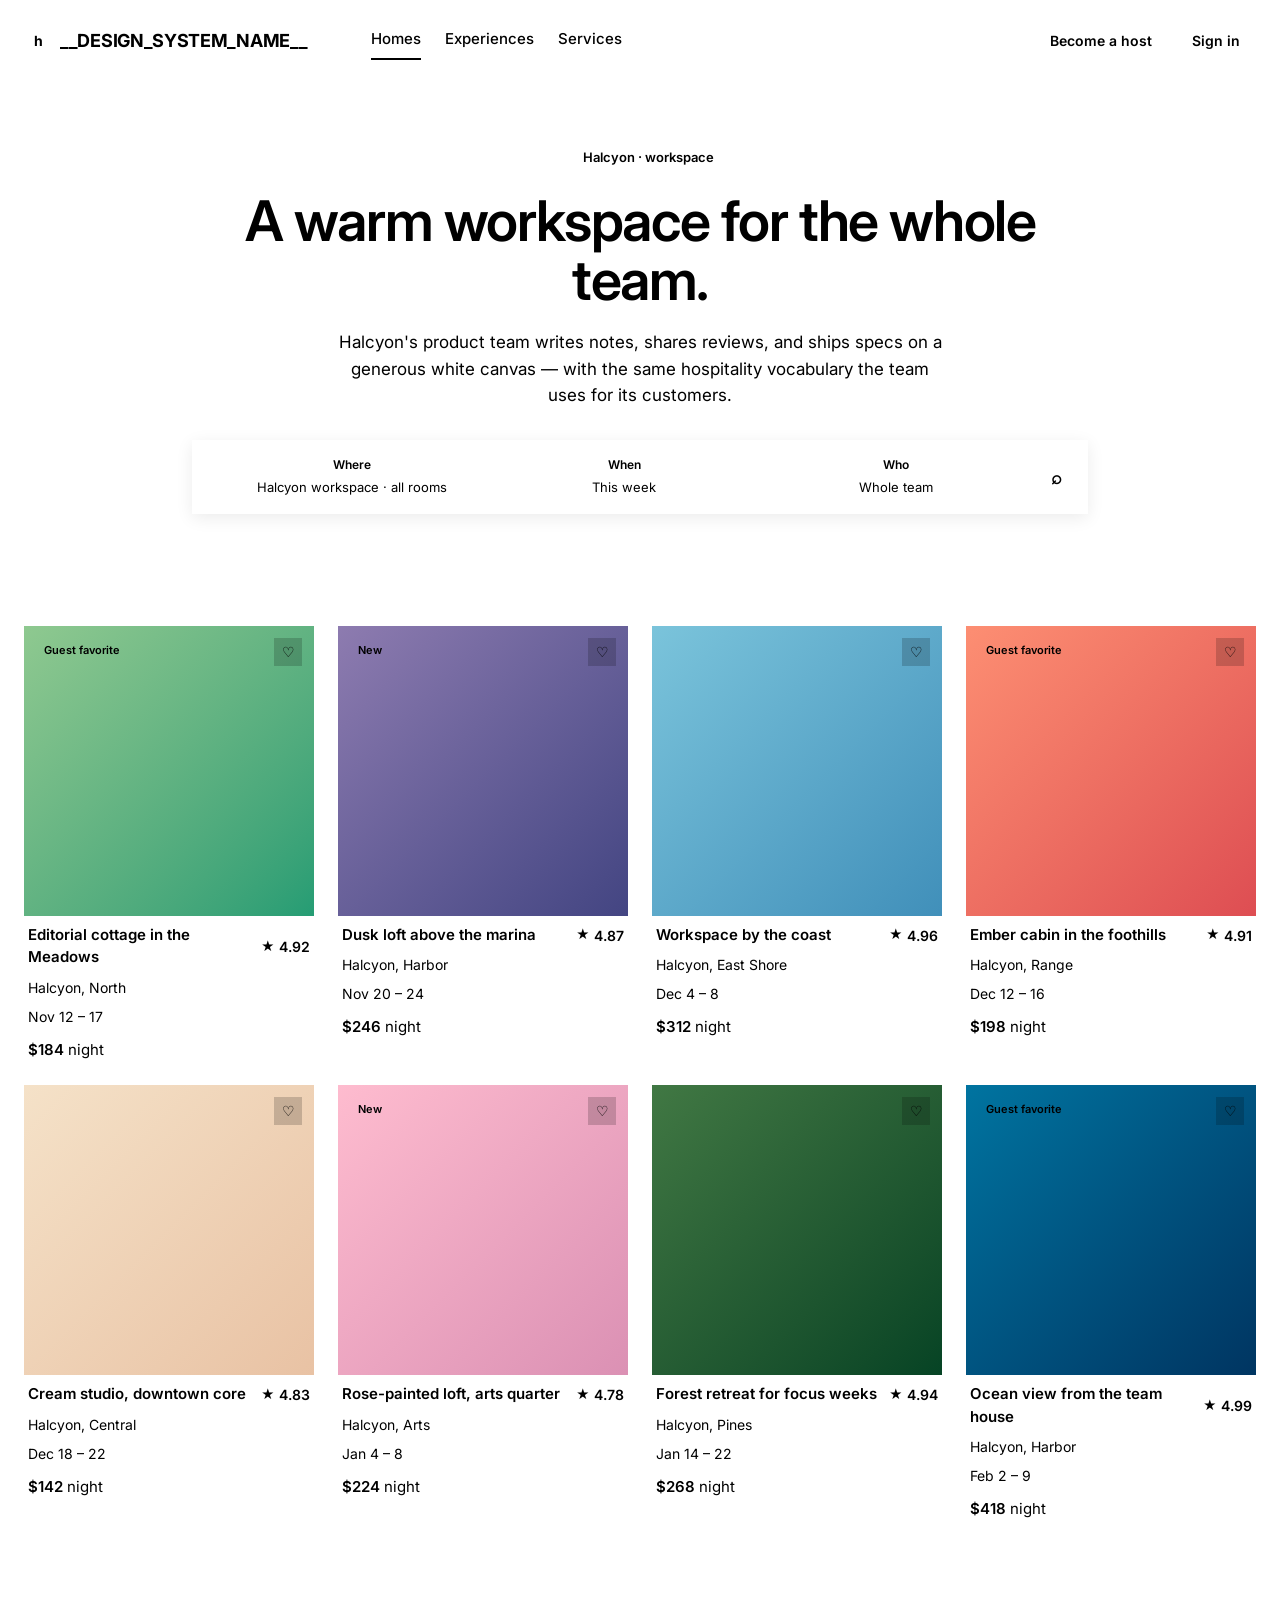
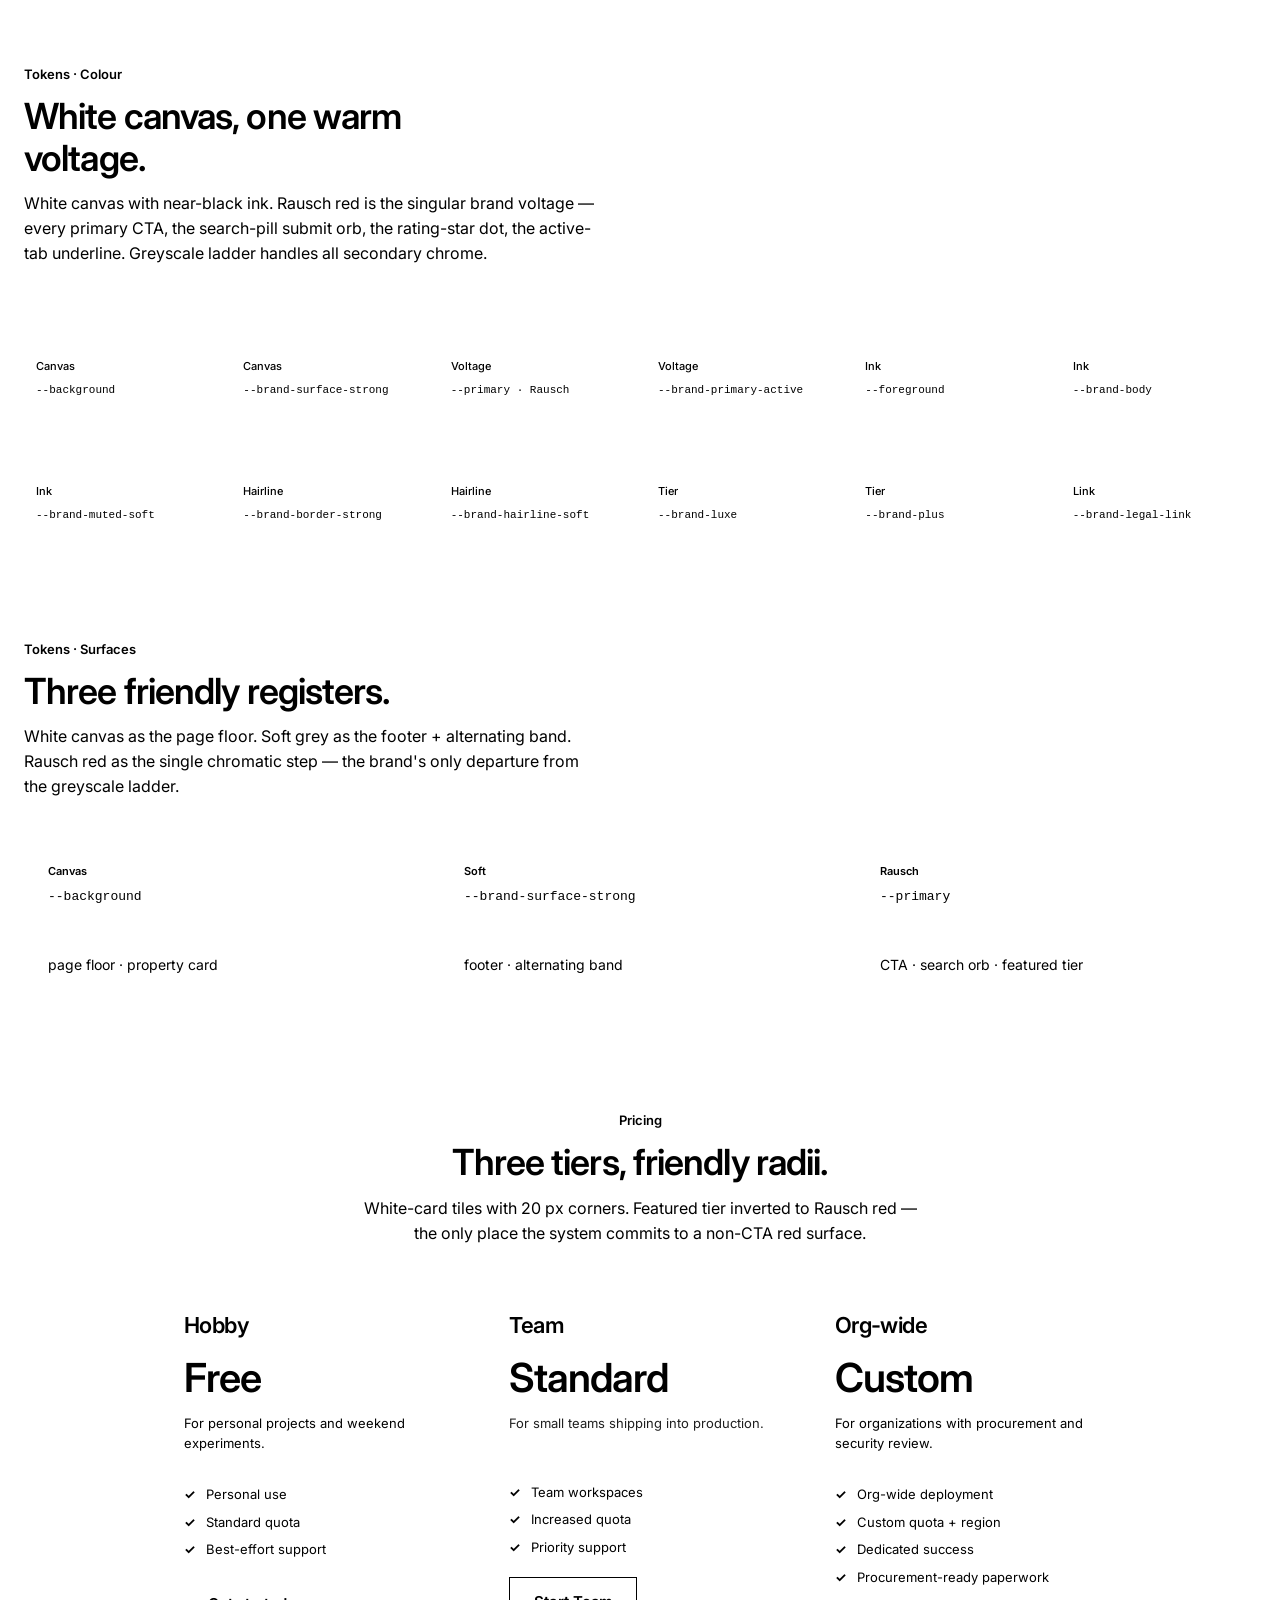
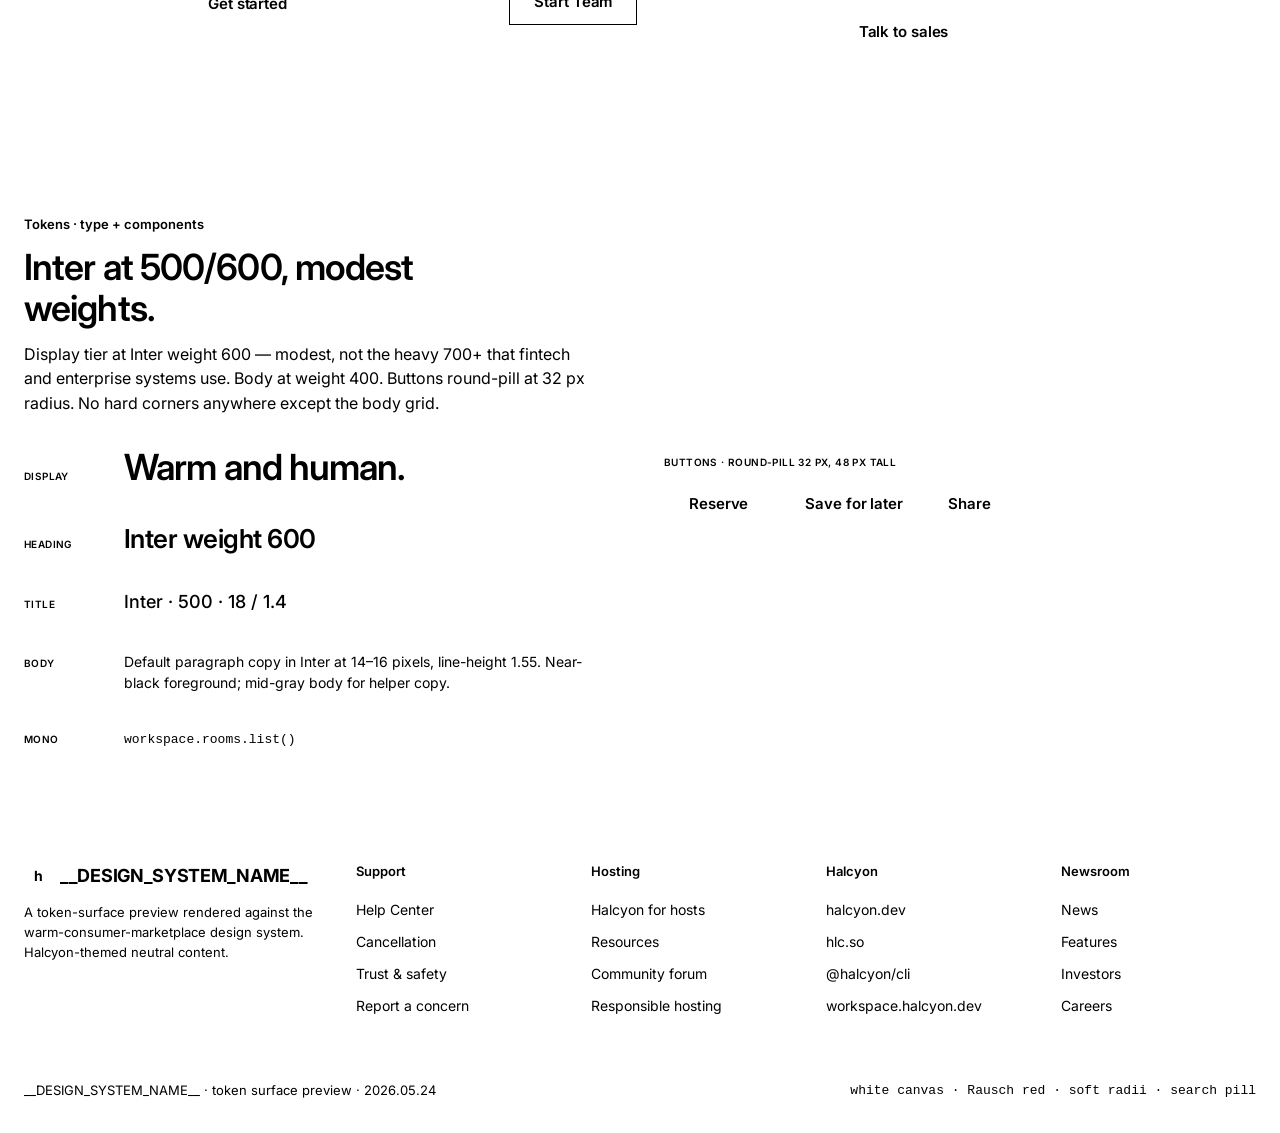
<file: .agents/skills/visualize/design-systems/airbnb-style/preview-template.html>
<!doctype html>
<html lang="en"__ROOT_ATTR__>
<head>
<meta charset="utf-8">
<meta name="viewport" content="width=device-width, initial-scale=1">
<title>__DESIGN_SYSTEM_NAME__ — preview</title>
<link rel="icon" href="data:image/svg+xml,%3Csvg xmlns='http://www.w3.org/2000/svg' viewBox='0 0 32 32'%3E%3Crect width='32' height='32' rx='6' fill='%23ff385c'/%3E%3Cpath d='M16 7 C13 12 8 16 8 21 C8 24 11 26 14 26 C15 26 16 25 16 23 C16 25 17 26 18 26 C21 26 24 24 24 21 C24 16 19 12 16 7 Z' fill='%23ffffff'/%3E%3C/svg%3E">
<meta property="og:title" content="__DESIGN_SYSTEM_NAME__ — token-surface preview">
<meta property="og:description" content="Brand-style design-system preview from visualize. White canvas + Rausch red pill CTAs + soft-rounded property card grid with photo placeholders + pill-shaped search bar + Cereal-substitute body at modest weights.">
<meta name="twitter:card" content="summary">

<link rel="preconnect" href="https://fonts.googleapis.com">
<link rel="preconnect" href="https://fonts.gstatic.com" crossorigin>
<link href="https://fonts.googleapis.com/css2?family=Inter:wght@400;500;600;700&display=swap" rel="stylesheet">

<style>
/* === Design-system tokens (inlined from design-systems/__DESIGN_SYSTEM_NAME__/tokens.css) === */
/* __TOKENS_PLACEHOLDER__ */
</style>

<style>
/* === Preview fixture styles (inlined from preview-kit/fixture-styles/) === */
/* __COMPONENTS_PLACEHOLDER__ */
</style>

<style>
/* === Airbnb-style preview shell — warm, generous consumer marketplace.
   White canvas + Rausch red (#ff385c) as the single brand voltage on
   every primary CTA, search-pill submit orb, and rating dot. Property
   card grid with soft-rounded photo placeholders + price + rating
   row as the signature surface. Pill-shaped search bar in hero.
   Inter standing in for Airbnb Cereal VF at weights 500/600. Soft
   14 px / 20 px / 32 px radii everywhere — no hard corners.
   Halcyon-themed neutral content. */

*, *::before, *::after { box-sizing: border-box; }
html, body { margin: 0; padding: 0; }

body {
  background: var(--background);
  color: var(--foreground);
  font-family: 'Airbnb Cereal VF', 'Inter', system-ui, -apple-system, sans-serif;
  font-feature-settings: "kern", "liga";
  font-size: 16px;
  font-weight: 400;
  line-height: 1.5;
  -webkit-font-smoothing: antialiased;
  text-rendering: optimizeLegibility;
}

/* -- Top nav -- */
.topnav {
  background: var(--background);
  border-bottom: 1px solid var(--brand-hairline-soft);
  height: 80px;
  display: flex;
  align-items: center;
}
.topnav-inner {
  max-width: 1280px;
  width: 100%;
  margin: 0 auto;
  padding: 0 1.5rem;
  display: flex;
  align-items: center;
  justify-content: space-between;
  gap: 2rem;
}
.brand-mark {
  display: inline-flex;
  align-items: center;
  gap: 0.5rem;
  font-family: 'Inter', sans-serif;
  font-size: 18px;
  font-weight: 700;
  letter-spacing: -0.3px;
  color: var(--foreground);
  text-decoration: none;
}
.brand-glyph {
  width: 28px; height: 28px;
  border-radius: var(--brand-radius-full);
  background: var(--primary);
  display: inline-grid;
  place-items: center;
  font-family: inherit;
  font-weight: 700;
  font-size: 14px;
  color: var(--primary-foreground);
}
.topnav-categories {
  display: flex;
  gap: 1.5rem;
  font-size: 15px;
  font-weight: 500;
  flex: 1;
  margin-left: 2rem;
  color: var(--foreground);
}
.topnav-categories a { color: inherit; text-decoration: none; padding: 0.5rem 0; border-bottom: 2px solid transparent; }
.topnav-categories a[aria-current="page"] { border-bottom-color: var(--foreground); }
.topnav-categories a:hover { color: var(--primary); }
.topnav-actions { display: flex; gap: 0.5rem; align-items: center; font-size: 14px; }
.topnav-actions a { color: var(--foreground); text-decoration: none; font-weight: 600; padding: 0.5rem 1rem; border-radius: var(--brand-radius-full); }
.topnav-actions a:hover { background: var(--brand-surface-strong); }
@media (max-width: 900px) { .topnav-categories { display: none; } }

/* -- Buttons (rounded-pill 32 px / xl radius, 44 px touch) -- */
.btn {
  display: inline-flex;
  align-items: center;
  justify-content: center;
  gap: 0.5rem;
  min-height: 48px;
  padding: 0 1.5rem;
  border-radius: var(--radius-xl);
  font-family: 'Inter', sans-serif;
  font-size: 15px;
  font-weight: 600;
  line-height: 1;
  letter-spacing: -0.1px;
  border: 1px solid transparent;
  cursor: pointer;
  text-decoration: none;
  transition: background 120ms ease, color 120ms ease, border-color 120ms ease, transform 120ms ease;
  white-space: nowrap;
}
.btn:focus-visible {
  outline: 2px solid var(--primary);
  outline-offset: 3px;
}
.btn[data-variant="primary"] {
  background: var(--brand-cta-gradient);
  color: var(--primary-foreground);
  border-color: transparent;
}
.btn[data-variant="primary"]:hover { background: var(--brand-cta-gradient); border-color: transparent; }
.btn[data-variant="secondary"] {
  background: var(--background);
  color: var(--foreground);
  border: 1px solid var(--brand-border-strong);
}
.btn[data-variant="secondary"]:hover { background: var(--brand-surface-strong); border-color: var(--foreground); }
.btn[data-variant="ghost"] {
  background: transparent;
  color: var(--foreground);
  border-color: transparent;
  padding: 0 0.75rem;
}
.btn[data-variant="ghost"]:hover { background: var(--brand-surface-strong); }
.btn[data-size="lg"] { min-height: 56px; padding: 0 2rem; font-size: 16px; }

@media (prefers-reduced-motion: reduce) {
  .btn { transition: none; }
}

/* -- Hero (white canvas, modest display, pill-shaped search bar) -- */
.hero {
  padding: 4rem 1.5rem 3rem;
}
.hero-inner {
  max-width: 1080px;
  margin: 0 auto;
  text-align: center;
}
.eyebrow {
  display: inline-flex;
  align-items: center;
  gap: 0.5rem;
  font-family: 'Inter', sans-serif;
  font-size: 13px;
  font-weight: 600;
  letter-spacing: 0;
  color: var(--brand-body);
  margin: 0 0 1.5rem;
}
.eyebrow-dot {
  width: 8px;
  height: 8px;
  border-radius: 50%;
  background: var(--primary);
}
.hero-display {
  font-family: 'Inter', sans-serif;
  font-size: clamp(2.25rem, 5vw, 3.5rem);
  font-weight: 600;
  line-height: 1.05;
  letter-spacing: -0.025em;
  color: var(--foreground);
  margin: 0 auto 1.25rem;
  max-width: 22ch;
}
.hero-lede {
  font-family: 'Inter', sans-serif;
  font-size: 17px;
  font-weight: 400;
  line-height: 1.55;
  color: var(--brand-body);
  max-width: 38rem;
  margin: 0 auto 2rem;
}

/* -- Search pill (the iconic Airbnb hero element) -- */
.search-pill {
  display: flex;
  align-items: center;
  max-width: 56rem;
  margin: 0 auto;
  background: var(--background);
  border: 1px solid var(--brand-hairline-soft);
  border-radius: var(--brand-radius-full);
  padding: 0.5rem 0.5rem 0.5rem 1.5rem;
  box-shadow: 0 4px 16px rgba(0, 0, 0, 0.08);
}
.search-field {
  flex: 1;
  display: flex;
  flex-direction: column;
  gap: 0.25rem;
  padding: 0.5rem 0.75rem;
  border-right: 1px solid var(--brand-hairline-soft);
}
.search-field:last-of-type { border-right: none; }
.search-field-label {
  font-family: 'Inter', sans-serif;
  font-size: 12px;
  font-weight: 600;
  color: var(--foreground);
}
.search-field-value {
  font-family: 'Inter', sans-serif;
  font-size: 13px;
  color: var(--brand-muted-soft);
}
.search-submit {
  display: inline-flex;
  align-items: center;
  justify-content: center;
  width: 48px;
  height: 48px;
  border-radius: var(--brand-radius-full);
  background: var(--primary);
  color: var(--primary-foreground);
  border: none;
  cursor: pointer;
  font-family: 'Inter', sans-serif;
  font-size: 18px;
  font-weight: 600;
}
.search-submit:hover { background: var(--brand-primary-active); }

/* -- Signature: property card grid -- */
.properties-section {
  padding: 4rem 1.5rem 5rem;
}
.properties-grid {
  max-width: 1280px;
  margin: 0 auto;
  display: grid;
  grid-template-columns: repeat(4, 1fr);
  gap: 1.5rem;
}
@media (max-width: 1080px) { .properties-grid { grid-template-columns: repeat(2, 1fr); } }
@media (max-width: 600px) { .properties-grid { grid-template-columns: 1fr; } }
.property-card {
  background: var(--background);
  border-radius: var(--radius-md);
  display: flex;
  flex-direction: column;
  gap: 0.5rem;
  text-decoration: none;
  color: inherit;
}
.property-photo {
  aspect-ratio: 1 / 1;
  border-radius: var(--radius-md);
  background: var(--photo-gradient, linear-gradient(135deg, oklch(0.78 0.06 60), oklch(0.72 0.05 30)));
  position: relative;
  overflow: hidden;
}
.property-photo[data-tone="dusk"] { --photo-gradient: linear-gradient(135deg, oklch(0.62 0.08 300), oklch(0.42 0.10 280)); }
.property-photo[data-tone="meadow"] { --photo-gradient: linear-gradient(135deg, oklch(0.78 0.10 145), oklch(0.62 0.12 165)); }
.property-photo[data-tone="coast"] { --photo-gradient: linear-gradient(135deg, oklch(0.78 0.08 220), oklch(0.62 0.10 235)); }
.property-photo[data-tone="ember"] { --photo-gradient: linear-gradient(135deg, oklch(0.76 0.14 35), oklch(0.62 0.18 22)); }
.property-photo[data-tone="cream"] { --photo-gradient: linear-gradient(135deg, oklch(0.92 0.04 75), oklch(0.84 0.06 60)); }
.property-photo[data-tone="rose"] { --photo-gradient: linear-gradient(135deg, oklch(0.86 0.08 0), oklch(0.74 0.10 350)); }
.property-photo[data-tone="forest"] { --photo-gradient: linear-gradient(135deg, oklch(0.52 0.10 145), oklch(0.34 0.08 155)); }
.property-photo[data-tone="ocean"] { --photo-gradient: linear-gradient(135deg, oklch(0.52 0.12 230), oklch(0.32 0.10 245)); }
.property-favorite {
  position: absolute;
  top: 0.75rem;
  right: 0.75rem;
  width: 28px;
  height: 28px;
  border-radius: var(--brand-radius-full);
  background: rgba(0, 0, 0, 0.18);
  color: var(--brand-on-dark);
  display: inline-grid;
  place-items: center;
  font-size: 14px;
  border: none;
  cursor: pointer;
}
.property-badge {
  position: absolute;
  top: 0.75rem;
  left: 0.75rem;
  padding: 0.25rem 0.5rem;
  border-radius: var(--brand-radius-full);
  background: var(--background);
  color: var(--foreground);
  font-family: 'Inter', sans-serif;
  font-size: 11px;
  font-weight: 600;
  letter-spacing: 0;
}
.property-meta {
  display: flex;
  align-items: center;
  justify-content: space-between;
  font-size: 15px;
  font-weight: 600;
  color: var(--foreground);
  padding: 0 0.25rem;
}
.property-rating {
  display: inline-flex;
  align-items: center;
  gap: 0.25rem;
  font-size: 14px;
  color: var(--brand-body);
}
.property-rating::before {
  content: "★";
  color: var(--brand-star-rating);
  font-size: 13px;
}
.property-location {
  font-size: 14px;
  color: var(--brand-muted-soft);
  padding: 0 0.25rem;
}
.property-dates {
  font-size: 14px;
  color: var(--brand-muted-soft);
  padding: 0 0.25rem;
}
.property-price {
  font-size: 15px;
  color: var(--foreground);
  padding: 0.25rem 0.25rem 0;
}
.property-price strong { font-weight: 600; }

/* -- Section frame -- */
.section { padding: 4rem 1.5rem; background: var(--background); }
.section[data-tight] { padding: 2.5rem 1.5rem; }
.section[data-band="soft"] { background: var(--brand-surface-strong); }
.section-inner { max-width: 1280px; margin: 0 auto; }
.section-header { max-width: 40rem; margin-bottom: 2rem; }
.section-header[data-center] { text-align: center; margin-left: auto; margin-right: auto; }
.section-eyebrow {
  font-family: 'Inter', sans-serif;
  font-size: 13px;
  font-weight: 600;
  letter-spacing: 0;
  color: var(--brand-body);
  margin: 0 0 0.75rem;
}
.section-title {
  font-family: 'Inter', sans-serif;
  font-size: clamp(1.75rem, 4vw, 2.25rem);
  font-weight: 600;
  letter-spacing: -0.025em;
  line-height: 1.15;
  color: var(--foreground);
  margin: 0 0 0.75rem;
  max-width: 22ch;
}
.section-header[data-center] .section-title { margin-left: auto; margin-right: auto; }
.section-lede {
  font-size: 16px;
  line-height: 1.55;
  color: var(--brand-body);
  margin: 0;
  max-width: 36rem;
}
.section-header[data-center] .section-lede { margin-left: auto; margin-right: auto; }

/* -- Token-demo: color swatch grid -- */
.swatch-grid {
  display: grid;
  grid-template-columns: repeat(auto-fill, minmax(11rem, 1fr));
  gap: 0.75rem;
}
.swatch {
  border: 1px solid var(--brand-hairline-soft);
  border-radius: var(--radius-md);
  padding: 0.75rem;
  background: var(--background);
  display: flex;
  flex-direction: column;
  gap: 0.5rem;
}
.swatch-chip {
  height: 2.5rem;
  border-radius: var(--radius-sm);
  border: 1px solid var(--brand-hairline-soft);
}
.swatch-name {
  font-family: ui-monospace, Menlo, monospace;
  font-size: 11px;
  color: var(--foreground);
}
.swatch-role {
  font-family: 'Inter', sans-serif;
  font-size: 11px;
  font-weight: 500;
  color: var(--brand-muted-soft);
}

/* -- Token-demo: surface ladder -- */
.ladder {
  display: grid;
  grid-template-columns: repeat(3, 1fr);
  gap: 1rem;
}
@media (max-width: 760px) { .ladder { grid-template-columns: 1fr; } }
.ladder-step {
  border-radius: var(--radius-lg);
  padding: 2rem 1.5rem;
  display: flex;
  flex-direction: column;
  gap: 0.5rem;
  min-height: 11rem;
  border: 1px solid var(--brand-border-strong);
}
.ladder-step[data-step="canvas"] { background: var(--background); color: var(--foreground); }
.ladder-step[data-step="soft"] { background: var(--brand-surface-strong); color: var(--foreground); }
.ladder-step[data-step="rausch"] { background: var(--primary); color: var(--primary-foreground); border-color: var(--primary); }
.ladder-num {
  font-family: 'Inter', sans-serif;
  font-size: 11px;
  font-weight: 600;
}
.ladder-name {
  font-family: ui-monospace, Menlo, monospace;
  font-size: 13px;
}
.ladder-role { font-size: 14px; margin-top: auto; line-height: 1.45; }

/* -- Pricing (white tiles, featured = Rausch red) -- */
.pricing-grid {
  display: grid;
  grid-template-columns: repeat(3, 1fr);
  gap: 1rem;
  max-width: 960px;
  margin: 0 auto;
}
@media (max-width: 880px) { .pricing-grid { grid-template-columns: 1fr; max-width: 32rem; } }
.pricing-card {
  background: var(--background);
  border: 1px solid var(--brand-border-strong);
  border-radius: var(--radius-lg);
  padding: 2rem 1.5rem;
  display: flex;
  flex-direction: column;
  gap: 1rem;
}
.pricing-card[data-featured] {
  background: var(--brand-cta-gradient);
  border-color: transparent;
  color: var(--primary-foreground);
}
.pricing-name {
  font-family: 'Inter', sans-serif;
  font-size: 22px;
  font-weight: 600;
  letter-spacing: -0.025em;
  color: var(--foreground);
  margin: 0;
}
.pricing-card[data-featured] .pricing-name { color: var(--primary-foreground); }
.pricing-price {
  font-family: 'Inter', sans-serif;
  font-size: 40px;
  font-weight: 600;
  letter-spacing: -0.025em;
  color: var(--foreground);
  line-height: 1;
}
.pricing-card[data-featured] .pricing-price { color: var(--primary-foreground); }
.pricing-tagline {
  font-size: 13px;
  color: var(--brand-body);
  margin: 0;
  line-height: 1.5;
  min-height: 2.8em;
}
.pricing-card[data-featured] .pricing-tagline { color: var(--primary-foreground); opacity: 0.88; }
.pricing-cta { margin-top: 0.25rem; }
.pricing-features {
  list-style: none;
  padding: 0;
  margin: 0;
  display: flex;
  flex-direction: column;
  gap: 0.5rem;
  border-top: 1px solid var(--brand-hairline-soft);
  padding-top: 1rem;
  font-size: 13px;
  color: var(--brand-body);
}
.pricing-card[data-featured] .pricing-features {
  border-top-color: rgba(255, 255, 255, 0.25);
  color: var(--primary-foreground);
}
.pricing-features li { display: flex; align-items: flex-start; gap: 0.5rem; }
.pricing-features li::before {
  content: "✓";
  color: var(--primary);
  font-weight: 700;
  flex-shrink: 0;
  width: 14px;
}
.pricing-card[data-featured] .pricing-features li::before { color: var(--primary-foreground); }

/* -- Type + components row -- */
.split-row {
  display: grid;
  grid-template-columns: 1fr 1fr;
  gap: 3rem;
}
@media (max-width: 960px) { .split-row { grid-template-columns: 1fr; gap: 2rem; } }
.type-stack { display: flex; flex-direction: column; gap: 1.25rem; }
.type-row {
  display: grid;
  grid-template-columns: 5rem 1fr;
  gap: 1.25rem;
  align-items: baseline;
  padding-bottom: 1rem;
  border-bottom: 1px solid var(--brand-hairline-soft);
}
.type-row:last-child { border-bottom: none; padding-bottom: 0; }
.type-label {
  font-family: 'Inter', sans-serif;
  font-size: 10px;
  font-weight: 600;
  letter-spacing: 0.04em;
  text-transform: uppercase;
  color: var(--brand-muted-soft);
}
.type-display {
  font-family: 'Inter', sans-serif;
  font-size: 36px;
  font-weight: 600;
  letter-spacing: -0.025em;
  line-height: 1.1;
  color: var(--foreground);
}
.type-heading {
  font-family: 'Inter', sans-serif;
  font-size: 26px;
  font-weight: 600;
  letter-spacing: -0.02em;
  line-height: 1.15;
  color: var(--foreground);
}
.type-title {
  font-family: 'Inter', sans-serif;
  font-size: 18px;
  font-weight: 500;
  line-height: 1.4;
  color: var(--foreground);
}
.type-body { font-size: 14px; line-height: 1.55; color: var(--brand-body); }
.type-mono { font-family: ui-monospace, Menlo, monospace; font-size: 13px; color: var(--brand-body); }

.cmp-stack { display: flex; flex-direction: column; gap: 1.5rem; }
.cmp-row { display: flex; gap: 0.5rem; flex-wrap: wrap; align-items: center; }
.cmp-row-label {
  font-family: 'Inter', sans-serif;
  font-size: 10px;
  font-weight: 600;
  letter-spacing: 0.04em;
  text-transform: uppercase;
  color: var(--brand-muted-soft);
  width: 100%;
}

/* -- Footer -- */
.footer {
  border-top: 1px solid var(--brand-hairline-soft);
  padding: 3rem 1.5rem 2rem;
  background: var(--brand-surface-strong);
  color: var(--foreground);
}
.footer-inner {
  max-width: 1280px;
  margin: 0 auto;
  display: grid;
  grid-template-columns: 1.5fr repeat(4, 1fr);
  gap: 2.5rem;
}
@media (max-width: 880px) { .footer-inner { grid-template-columns: repeat(2, 1fr); } }
.footer-brand-block { display: flex; flex-direction: column; gap: 0.75rem; max-width: 32ch; }
.footer-tagline { font-size: 13px; color: var(--brand-body); line-height: 1.55; margin: 0; }
.footer-col-title {
  font-family: 'Inter', sans-serif;
  font-size: 13px;
  font-weight: 600;
  color: var(--foreground);
  margin: 0 0 1rem;
}
.footer-list { list-style: none; padding: 0; margin: 0; display: flex; flex-direction: column; gap: 0.5rem; }
.footer-list a { font-size: 14px; color: var(--brand-body); text-decoration: none; }
.footer-list a:hover { color: var(--foreground); text-decoration: underline; }
.footer-legal {
  max-width: 1280px;
  margin: 2.5rem auto 0;
  padding-top: 1.5rem;
  border-top: 1px solid var(--brand-hairline-soft);
  display: flex;
  justify-content: space-between;
  flex-wrap: wrap;
  gap: 1rem;
  font-size: 13px;
  color: var(--brand-body);
}
.footer-legal-meta { font-family: ui-monospace, Menlo, monospace; }
</style>

</head>
<body>

<nav class="topnav" aria-label="Primary">
  <div class="topnav-inner">
    <a class="brand-mark" href="#"><span class="brand-glyph" aria-hidden="true">h</span>__DESIGN_SYSTEM_NAME__</a>
    <div class="topnav-categories">
      <a href="#" aria-current="page">Homes</a>
      <a href="#">Experiences</a>
      <a href="#">Services</a>
    </div>
    <div class="topnav-actions">
      <a href="#">Become a host</a>
      <a href="#">Sign in</a>
    </div>
  </div>
</nav>

<header class="hero" aria-label="Hero">
  <div class="hero-inner">
    <p class="eyebrow"><span class="eyebrow-dot" aria-hidden="true"></span>Halcyon · workspace</p>
    <h1 class="hero-display">A warm workspace for the whole team.</h1>
    <p class="hero-lede">Halcyon's product team writes notes, shares reviews, and ships specs on a generous white canvas — with the same hospitality vocabulary the team uses for its customers.</p>
    <form class="search-pill" role="search" onsubmit="return false">
      <div class="search-field">
        <span class="search-field-label">Where</span>
        <span class="search-field-value">Halcyon workspace · all rooms</span>
      </div>
      <div class="search-field">
        <span class="search-field-label">When</span>
        <span class="search-field-value">This week</span>
      </div>
      <div class="search-field">
        <span class="search-field-label">Who</span>
        <span class="search-field-value">Whole team</span>
      </div>
      <button class="search-submit" type="submit" aria-label="Search">⌕</button>
    </form>
  </div>
</header>

<section class="properties-section" aria-label="Property card signature grid">
  <h2 style="position: absolute; width: 1px; height: 1px; padding: 0; margin: -1px; overflow: hidden; clip: rect(0,0,0,0); white-space: nowrap; border: 0;">Property card grid</h2>
  <div class="properties-grid">
    <a class="property-card" href="#">
      <div class="property-photo" data-tone="meadow"><span class="property-badge">Guest favorite</span><button class="property-favorite" type="button" aria-label="Save">♡</button></div>
      <div class="property-meta"><span>Editorial cottage in the Meadows</span><span class="property-rating">4.92</span></div>
      <span class="property-location">Halcyon, North</span>
      <span class="property-dates">Nov 12 – 17</span>
      <span class="property-price"><strong>$184</strong> night</span>
    </a>
    <a class="property-card" href="#">
      <div class="property-photo" data-tone="dusk"><span class="property-badge">New</span><button class="property-favorite" type="button" aria-label="Save">♡</button></div>
      <div class="property-meta"><span>Dusk loft above the marina</span><span class="property-rating">4.87</span></div>
      <span class="property-location">Halcyon, Harbor</span>
      <span class="property-dates">Nov 20 – 24</span>
      <span class="property-price"><strong>$246</strong> night</span>
    </a>
    <a class="property-card" href="#">
      <div class="property-photo" data-tone="coast"><button class="property-favorite" type="button" aria-label="Save">♡</button></div>
      <div class="property-meta"><span>Workspace by the coast</span><span class="property-rating">4.96</span></div>
      <span class="property-location">Halcyon, East Shore</span>
      <span class="property-dates">Dec 4 – 8</span>
      <span class="property-price"><strong>$312</strong> night</span>
    </a>
    <a class="property-card" href="#">
      <div class="property-photo" data-tone="ember"><span class="property-badge">Guest favorite</span><button class="property-favorite" type="button" aria-label="Save">♡</button></div>
      <div class="property-meta"><span>Ember cabin in the foothills</span><span class="property-rating">4.91</span></div>
      <span class="property-location">Halcyon, Range</span>
      <span class="property-dates">Dec 12 – 16</span>
      <span class="property-price"><strong>$198</strong> night</span>
    </a>
    <a class="property-card" href="#">
      <div class="property-photo" data-tone="cream"><button class="property-favorite" type="button" aria-label="Save">♡</button></div>
      <div class="property-meta"><span>Cream studio, downtown core</span><span class="property-rating">4.83</span></div>
      <span class="property-location">Halcyon, Central</span>
      <span class="property-dates">Dec 18 – 22</span>
      <span class="property-price"><strong>$142</strong> night</span>
    </a>
    <a class="property-card" href="#">
      <div class="property-photo" data-tone="rose"><span class="property-badge">New</span><button class="property-favorite" type="button" aria-label="Save">♡</button></div>
      <div class="property-meta"><span>Rose-painted loft, arts quarter</span><span class="property-rating">4.78</span></div>
      <span class="property-location">Halcyon, Arts</span>
      <span class="property-dates">Jan 4 – 8</span>
      <span class="property-price"><strong>$224</strong> night</span>
    </a>
    <a class="property-card" href="#">
      <div class="property-photo" data-tone="forest"><button class="property-favorite" type="button" aria-label="Save">♡</button></div>
      <div class="property-meta"><span>Forest retreat for focus weeks</span><span class="property-rating">4.94</span></div>
      <span class="property-location">Halcyon, Pines</span>
      <span class="property-dates">Jan 14 – 22</span>
      <span class="property-price"><strong>$268</strong> night</span>
    </a>
    <a class="property-card" href="#">
      <div class="property-photo" data-tone="ocean"><span class="property-badge">Guest favorite</span><button class="property-favorite" type="button" aria-label="Save">♡</button></div>
      <div class="property-meta"><span>Ocean view from the team house</span><span class="property-rating">4.99</span></div>
      <span class="property-location">Halcyon, Harbor</span>
      <span class="property-dates">Feb 2 – 9</span>
      <span class="property-price"><strong>$418</strong> night</span>
    </a>
  </div>
</section>

<section class="section" data-band="soft" aria-label="Color tokens">
  <div class="section-inner">
    <div class="section-header">
      <p class="section-eyebrow">Tokens · Colour</p>
      <h2 class="section-title">White canvas, one warm voltage.</h2>
      <p class="section-lede">White canvas with near-black ink. Rausch red is the singular brand voltage — every primary CTA, the search-pill submit orb, the rating-star dot, the active-tab underline. Greyscale ladder handles all secondary chrome.</p>
    </div>
    <div class="swatch-grid">
      <div class="swatch"><div class="swatch-chip" style="background: var(--background);"></div><div class="swatch-role">Canvas</div><div class="swatch-name">--background</div></div>
      <div class="swatch"><div class="swatch-chip" style="background: var(--brand-surface-strong);"></div><div class="swatch-role">Canvas</div><div class="swatch-name">--brand-surface-strong</div></div>
      <div class="swatch"><div class="swatch-chip" style="background: var(--primary);"></div><div class="swatch-role">Voltage</div><div class="swatch-name">--primary · Rausch</div></div>
      <div class="swatch"><div class="swatch-chip" style="background: var(--brand-primary-active);"></div><div class="swatch-role">Voltage</div><div class="swatch-name">--brand-primary-active</div></div>
      <div class="swatch"><div class="swatch-chip" style="background: var(--foreground);"></div><div class="swatch-role">Ink</div><div class="swatch-name">--foreground</div></div>
      <div class="swatch"><div class="swatch-chip" style="background: var(--brand-body);"></div><div class="swatch-role">Ink</div><div class="swatch-name">--brand-body</div></div>
      <div class="swatch"><div class="swatch-chip" style="background: var(--brand-muted-soft);"></div><div class="swatch-role">Ink</div><div class="swatch-name">--brand-muted-soft</div></div>
      <div class="swatch"><div class="swatch-chip" style="background: var(--brand-border-strong);"></div><div class="swatch-role">Hairline</div><div class="swatch-name">--brand-border-strong</div></div>
      <div class="swatch"><div class="swatch-chip" style="background: var(--brand-hairline-soft);"></div><div class="swatch-role">Hairline</div><div class="swatch-name">--brand-hairline-soft</div></div>
      <div class="swatch"><div class="swatch-chip" style="background: var(--brand-luxe);"></div><div class="swatch-role">Tier</div><div class="swatch-name">--brand-luxe</div></div>
      <div class="swatch"><div class="swatch-chip" style="background: var(--brand-plus);"></div><div class="swatch-role">Tier</div><div class="swatch-name">--brand-plus</div></div>
      <div class="swatch"><div class="swatch-chip" style="background: var(--brand-legal-link);"></div><div class="swatch-role">Link</div><div class="swatch-name">--brand-legal-link</div></div>
    </div>
  </div>
</section>

<section class="section" data-tight aria-label="Surface ladder">
  <div class="section-inner">
    <div class="section-header">
      <p class="section-eyebrow">Tokens · Surfaces</p>
      <h2 class="section-title">Three friendly registers.</h2>
      <p class="section-lede">White canvas as the page floor. Soft grey as the footer + alternating band. Rausch red as the single chromatic step — the brand's only departure from the greyscale ladder.</p>
    </div>
    <div class="ladder">
      <div class="ladder-step" data-step="canvas">
        <span class="ladder-num">Canvas</span>
        <span class="ladder-name">--background</span>
        <span class="ladder-role">page floor · property card</span>
      </div>
      <div class="ladder-step" data-step="soft">
        <span class="ladder-num">Soft</span>
        <span class="ladder-name">--brand-surface-strong</span>
        <span class="ladder-role">footer · alternating band</span>
      </div>
      <div class="ladder-step" data-step="rausch">
        <span class="ladder-num">Rausch</span>
        <span class="ladder-name">--primary</span>
        <span class="ladder-role">CTA · search orb · featured tier</span>
      </div>
    </div>
  </div>
</section>

<section class="section" aria-label="Pricing">
  <div class="section-inner">
    <div class="section-header" data-center>
      <p class="section-eyebrow">Pricing</p>
      <h2 class="section-title">Three tiers, friendly radii.</h2>
      <p class="section-lede">White-card tiles with 20 px corners. Featured tier inverted to Rausch red — the only place the system commits to a non-CTA red surface.</p>
    </div>

    <div class="pricing-grid">
      <div class="pricing-card">
        <h3 class="pricing-name">Hobby</h3>
        <div class="pricing-price">Free</div>
        <p class="pricing-tagline">For personal projects and weekend experiments.</p>
        <ul class="pricing-features">
          <li>Personal use</li>
          <li>Standard quota</li>
          <li>Best-effort support</li>
        </ul>
        <div class="pricing-cta"><button class="btn" data-variant="secondary" type="button">Get started</button></div>
      </div>

      <div class="pricing-card" data-featured>
        <h3 class="pricing-name">Team</h3>
        <div class="pricing-price">Standard</div>
        <p class="pricing-tagline">For small teams shipping into production.</p>
        <ul class="pricing-features">
          <li>Team workspaces</li>
          <li>Increased quota</li>
          <li>Priority support</li>
        </ul>
        <div class="pricing-cta"><button class="btn" type="button" style="background: var(--background); color: var(--foreground); border-color: var(--background);">Start Team</button></div>
      </div>

      <div class="pricing-card">
        <h3 class="pricing-name">Org-wide</h3>
        <div class="pricing-price">Custom</div>
        <p class="pricing-tagline">For organizations with procurement and security review.</p>
        <ul class="pricing-features">
          <li>Org-wide deployment</li>
          <li>Custom quota + region</li>
          <li>Dedicated success</li>
          <li>Procurement-ready paperwork</li>
        </ul>
        <div class="pricing-cta"><button class="btn" data-variant="secondary" type="button">Talk to sales</button></div>
      </div>
    </div>
  </div>
</section>

<section class="section" data-band="soft" aria-label="Typography and components">
  <div class="section-inner">
    <div class="section-header">
      <p class="section-eyebrow">Tokens · type + components</p>
      <h2 class="section-title">Inter at 500/600, modest weights.</h2>
      <p class="section-lede">Display tier at Inter weight 600 — modest, not the heavy 700+ that fintech and enterprise systems use. Body at weight 400. Buttons round-pill at 32 px radius. No hard corners anywhere except the body grid.</p>
    </div>

    <div class="split-row">
      <div class="type-stack">
        <div class="type-row"><span class="type-label">Display</span><span class="type-display">Warm and human.</span></div>
        <div class="type-row"><span class="type-label">Heading</span><span class="type-heading">Inter weight 600</span></div>
        <div class="type-row"><span class="type-label">Title</span><span class="type-title">Inter · 500 · 18 / 1.4</span></div>
        <div class="type-row"><span class="type-label">Body</span><span class="type-body">Default paragraph copy in Inter at 14–16 pixels, line-height 1.55. Near-black foreground; mid-gray body for helper copy.</span></div>
        <div class="type-row"><span class="type-label">Mono</span><span class="type-mono">workspace.rooms.list()</span></div>
      </div>

      <div class="cmp-stack">
        <div>
          <span class="cmp-row-label">Buttons · round-pill 32 px, 48 px tall</span>
          <div class="cmp-row" style="margin-top:0.5rem;">
            <button class="btn" data-variant="primary" type="button">Reserve</button>
            <button class="btn" data-variant="secondary" type="button">Save for later</button>
            <button class="btn" data-variant="ghost" type="button">Share</button>
          </div>
        </div>
      </div>
    </div>
  </div>
</section>

<footer class="footer">
  <div class="footer-inner">
    <div class="footer-brand-block">
      <a class="brand-mark" href="#"><span class="brand-glyph" aria-hidden="true">h</span>__DESIGN_SYSTEM_NAME__</a>
      <p class="footer-tagline">A token-surface preview rendered against the warm-consumer-marketplace design system. Halcyon-themed neutral content.</p>
    </div>
    <div>
      <p class="footer-col-title">Support</p>
      <ul class="footer-list"><li><a href="#">Help Center</a></li><li><a href="#">Cancellation</a></li><li><a href="#">Trust &amp; safety</a></li><li><a href="#">Report a concern</a></li></ul>
    </div>
    <div>
      <p class="footer-col-title">Hosting</p>
      <ul class="footer-list"><li><a href="#">Halcyon for hosts</a></li><li><a href="#">Resources</a></li><li><a href="#">Community forum</a></li><li><a href="#">Responsible hosting</a></li></ul>
    </div>
    <div>
      <p class="footer-col-title">Halcyon</p>
      <ul class="footer-list"><li><a href="#">halcyon.dev</a></li><li><a href="#">hlc.so</a></li><li><a href="#">@halcyon/cli</a></li><li><a href="#">workspace.halcyon.dev</a></li></ul>
    </div>
    <div>
      <p class="footer-col-title">Newsroom</p>
      <ul class="footer-list"><li><a href="#">News</a></li><li><a href="#">Features</a></li><li><a href="#">Investors</a></li><li><a href="#">Careers</a></li></ul>
    </div>
  </div>
  <div class="footer-legal">
    <span>__DESIGN_SYSTEM_NAME__ · token surface preview · 2026.05.24</span>
    <span class="footer-legal-meta">white canvas · Rausch red · soft radii · search pill</span>
  </div>
</footer>

</body>
</html>
</file>
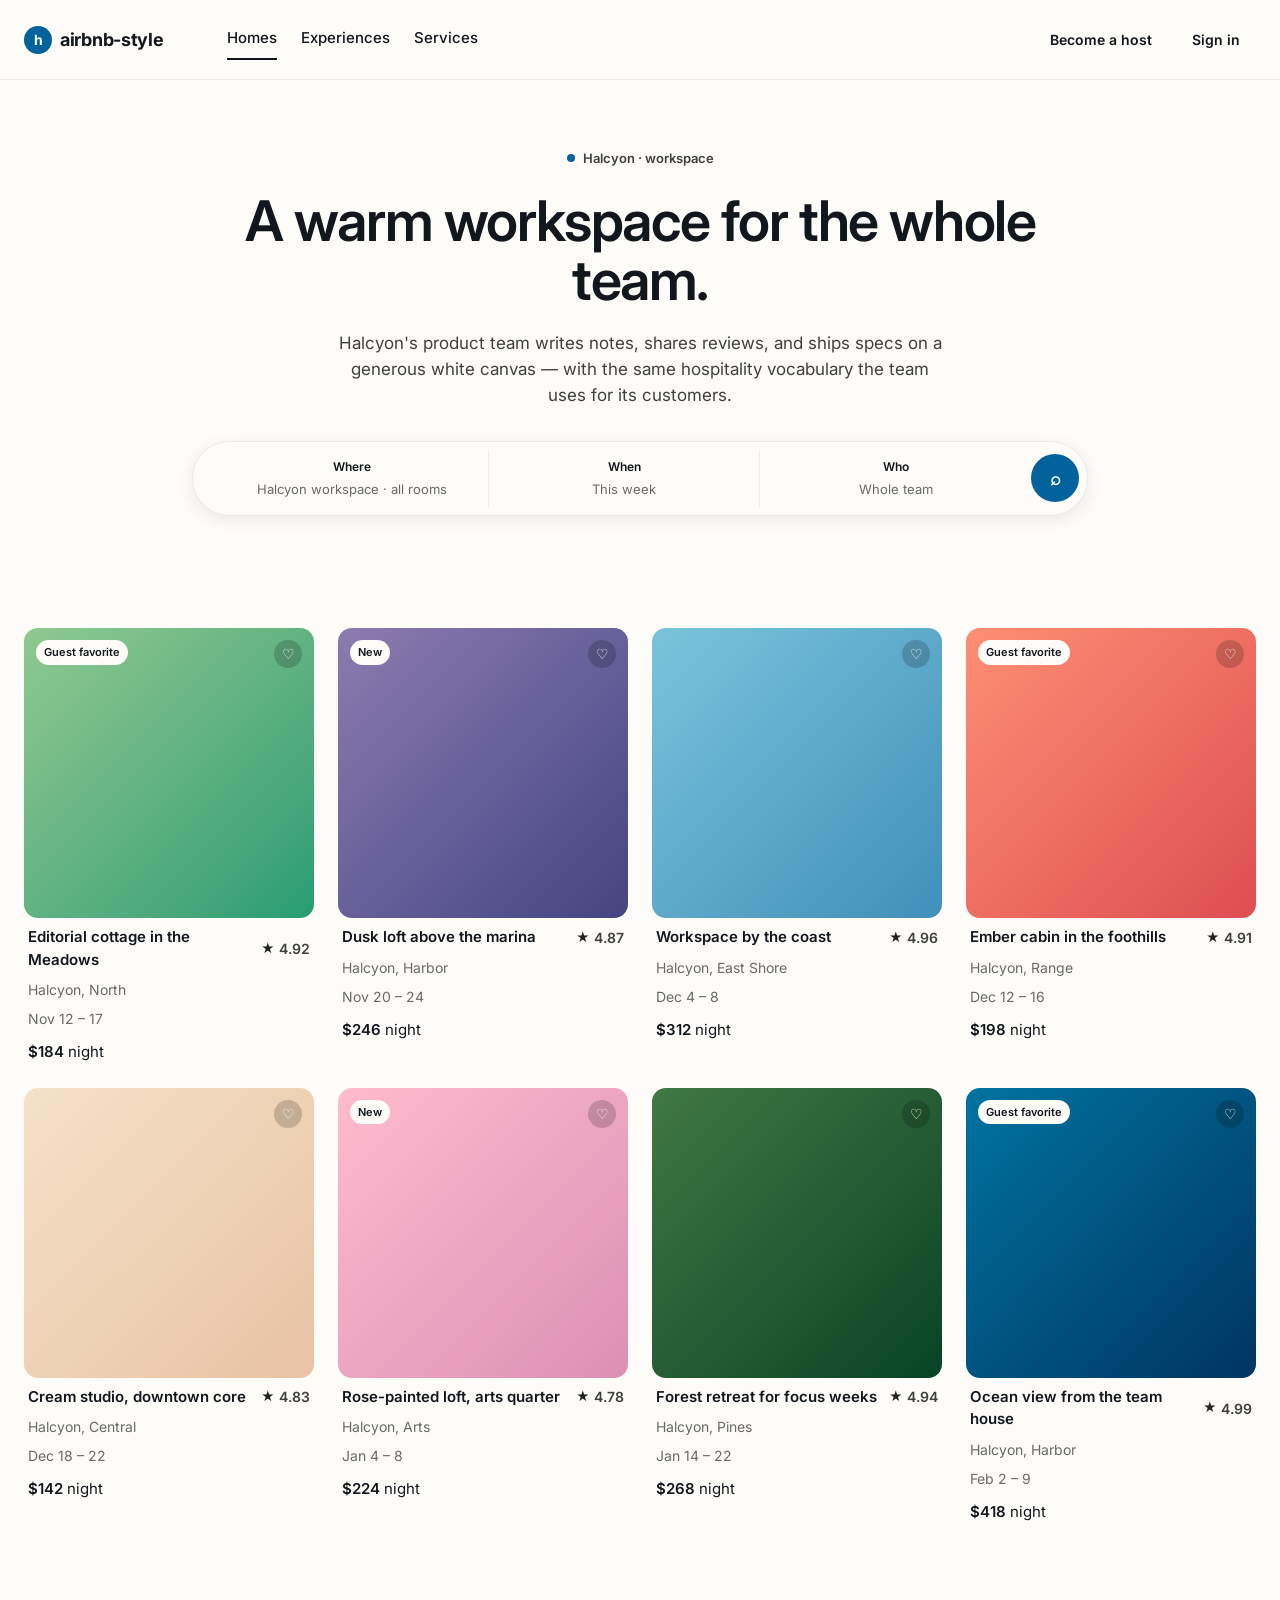
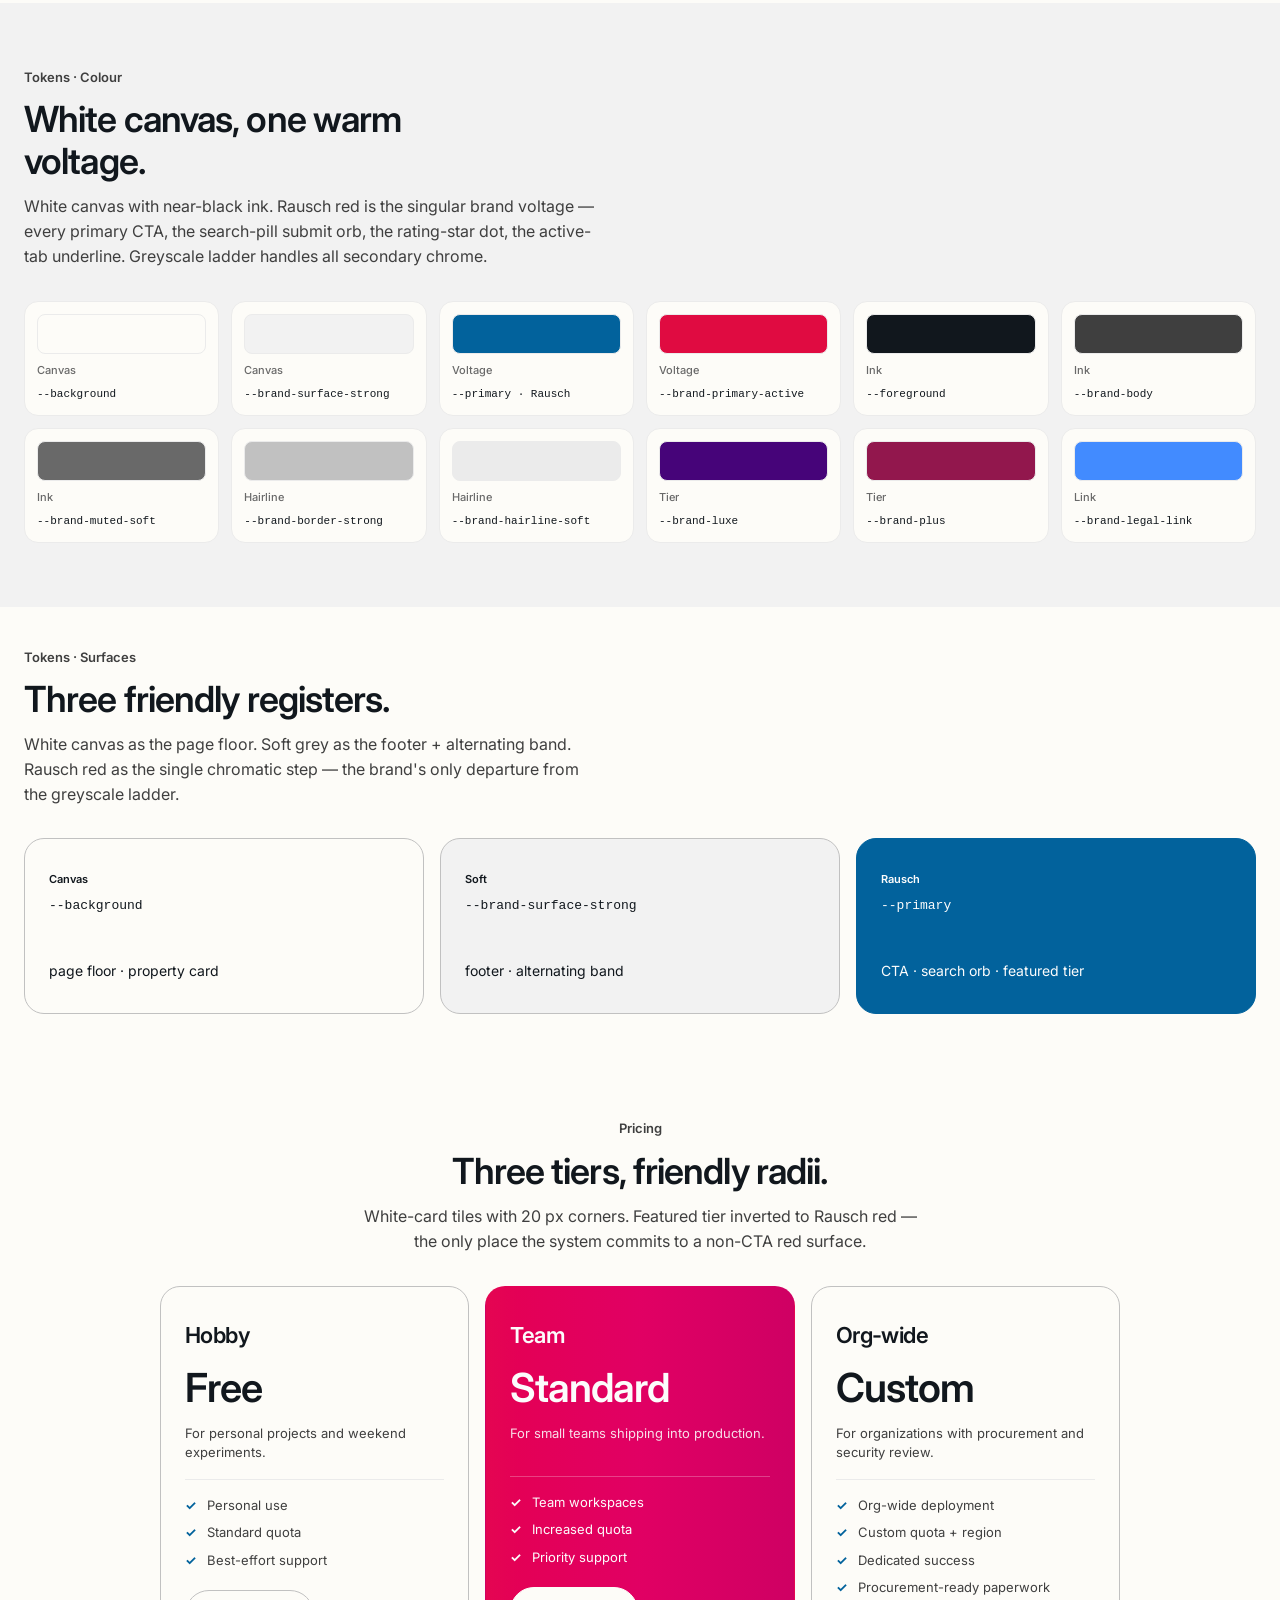
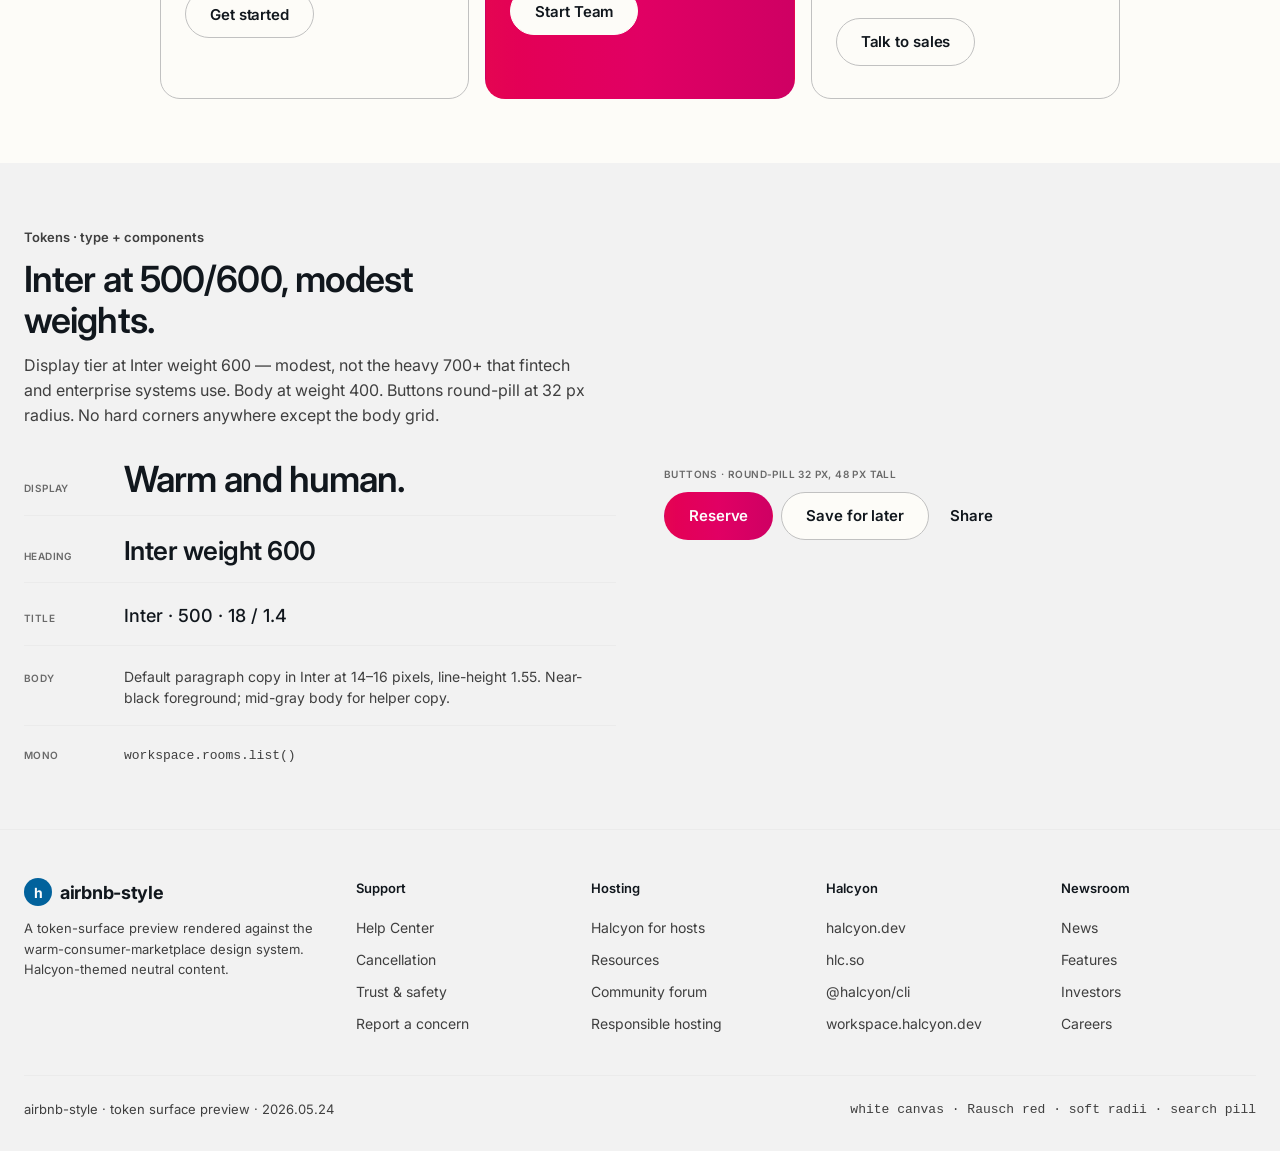
<file: .agents/skills/visualize/design-systems/airbnb-style/preview.html>
<!doctype html>
<html lang="en" data-theme="light">
<head>
<meta charset="utf-8">
<meta name="viewport" content="width=device-width, initial-scale=1">
<title>airbnb-style — preview</title>
<link rel="icon" href="data:image/svg+xml,%3Csvg xmlns='http://www.w3.org/2000/svg' viewBox='0 0 32 32'%3E%3Crect width='32' height='32' rx='6' fill='%23ff385c'/%3E%3Cpath d='M16 7 C13 12 8 16 8 21 C8 24 11 26 14 26 C15 26 16 25 16 23 C16 25 17 26 18 26 C21 26 24 24 24 21 C24 16 19 12 16 7 Z' fill='%23ffffff'/%3E%3C/svg%3E">
<meta property="og:title" content="airbnb-style — token-surface preview">
<meta property="og:description" content="Brand-style design-system preview from visualize. White canvas + Rausch red pill CTAs + soft-rounded property card grid with photo placeholders + pill-shaped search bar + Cereal-substitute body at modest weights.">
<meta name="twitter:card" content="summary">

<link rel="preconnect" href="https://fonts.googleapis.com">
<link rel="preconnect" href="https://fonts.gstatic.com" crossorigin>
<link href="https://fonts.googleapis.com/css2?family=Inter:wght@400;500;600;700&display=swap" rel="stylesheet">

<style>
/* === Design-system tokens (inlined from design-systems/airbnb-style/tokens.css) === */
/**
 * design-systems/airbnb-style/tokens.css
 *
 * Live-verified against airbnb.com on 2026-05-25 (homepage, /experiences,
 * /host/homes, /host/experiences, /rooms/51429977 listing detail, /help,
 * /aircover-for-hosts). Companion to ./DESIGN.md.
 *
 * canonical-canvas: light. Airbnb does not ship a dark-mode marketing
 * surface as of the verification date; the [data-theme="dark"] block
 * applies the catalog's generic-theme tuning (canvas + neutrals only;
 * brand chromatic values inherit from :root per the documented intent).
 *
 * Brand-primary shape: a three-stop horizontal gradient is the dominant
 * CTA chrome (Bellini → Babu Pink → deeper Babu), live on listing-detail
 * reservation buttons, host-page Get-started, and AirCover List-your-home.
 * Solid Rausch (#ff385c) survives as the SEARCH-PILL submit orb, rating-
 * star fill, category-tab dot, and brand glyph — never as a CTA fill on
 * a conversion-page button. Both are first-class tokens; consumers choose
 * based on the surface, not based on which is "the primary."
 */

:root {
  color-scheme: light;

  /* shadcn-semantic core */
  --background: oklch(1 0 0);
  --foreground: oklch(0.2520 0 0);
  --card: oklch(1 0 0);
  --card-foreground: oklch(0.2520 0 0);
  --popover: oklch(1 0 0);
  --popover-foreground: oklch(0.2520 0 0);
  /* Rausch #ff385c — the discrete-hue identity used in narrow spots:
   * homepage and /help search-pill submit orb, rating-star fill, the dot
   * on category-tab labels, and the Bélo brand glyph. NOT a CTA fill on
   * conversion-page buttons — those use --brand-cta-gradient below.
   * Live: airbnb.com/ (search orb), /help (search orb), every page (Bélo). */
  --primary: oklch(0.6579 0.2309 17.0745);
  /* Dark ink as the contrast-pair foreground for surfaces where --primary
   * is the fill. Live brand uses white-on-Rausch on the CTA gradient; the
   * preview's conversion-page buttons consume --brand-cta-gradient +
   * --brand-on-dark for that surface. */
  --primary-foreground: oklch(0.1500 0 0);
  --secondary: oklch(0.9761 0 0);
  --secondary-foreground: oklch(0.2520 0 0);
  --muted: oklch(0.9761 0 0);
  --muted-foreground: oklch(0.5243 0 0);
  --accent: oklch(1 0 0);
  --accent-foreground: oklch(0.2520 0 0);
  --destructive: oklch(0.5308 0.2178 29.2339);
  --destructive-foreground: oklch(1 0 0);
  --border: oklch(0.8975 0 0);
  --input: oklch(0.8975 0 0);
  --ring: oklch(0.6579 0.2309 17.0745);
  --sidebar: oklch(0.9761 0 0);
  --sidebar-foreground: oklch(0.2520 0 0);
  --sidebar-primary: oklch(0.6579 0.2309 17.0745);
  --sidebar-primary-foreground: oklch(1 0 0);
  --sidebar-accent: oklch(0.9761 0 0);
  --sidebar-accent-foreground: oklch(0.2520 0 0);
  --sidebar-border: oklch(0.8975 0 0);
  --sidebar-ring: oklch(0.6579 0.2309 17.0745);
  --chart-1: oklch(0.8100 0.2000 17.0745);
  --chart-2: oklch(0.7100 0.2000 17.0745);
  --chart-3: oklch(0.6100 0.2000 17.0745);
  --chart-4: oklch(0.5100 0.2000 17.0745);
  --chart-5: oklch(0.4200 0.2000 17.0745);

  /* radius scale */
  --radius-sm: 8px;
  --radius-md: 14px;
  --radius-lg: 20px;
  --radius-xl: 32px;

  /* brand-specific radius extras */
  --brand-radius-none: 0px;
  --brand-radius-xs: 4px;
  --brand-radius-full: 9999px;

  /* typography tokens — Airbnb Cereal VF (commissioned 2018, replacing
   * Circular). Both still referenced as fallbacks for older devices.
   * --font-display aliases to --font-sans; display weight is 600 (typical)
   * or 700 (host pages only) of the same family. DESIGN.md §3. */
  --font-sans: 'Airbnb Cereal VF', 'Circular', -apple-system, BlinkMacSystemFont, "Segoe UI", "Roboto", "Helvetica Neue", sans-serif;
  --font-serif: ui-serif, Georgia, Cambria, "Times New Roman", Times, serif;
  --font-mono: ui-monospace, SFMono-Regular, Menlo, Monaco, Consolas, "Liberation Mono", "Courier New", monospace;
  --font-display: 'Airbnb Cereal VF', 'Circular', -apple-system, BlinkMacSystemFont, "Segoe UI", "Roboto", "Helvetica Neue", sans-serif;

  /* type scale tokens */
  --text-display: 28px;
  --text-heading: 22px;
  --text-title: 16px;
  --text-base: 16px;
  --leading-tight: 1.43;
  --leading-normal: 1.5;

  /* spacing + tracking */
  --spacing: 0.25rem;
  --tracking-normal: 0em;

  /* shadow scale */
  --shadow-2xs: 0 1px 3px 0px hsl(0 0% 0% / 0.05);
  --shadow-xs: 0 1px 3px 0px hsl(0 0% 0% / 0.05);
  --shadow-sm: 0 1px 3px 0px hsl(0 0% 0% / 0.10), 0 1px 2px -1px hsl(0 0% 0% / 0.10);
  --shadow: 0 1px 3px 0px hsl(0 0% 0% / 0.10), 0 1px 2px -1px hsl(0 0% 0% / 0.10);
  --shadow-md: 0 1px 3px 0px hsl(0 0% 0% / 0.10), 0 2px 4px -1px hsl(0 0% 0% / 0.10);
  --shadow-lg: 0 1px 3px 0px hsl(0 0% 0% / 0.10), 0 4px 6px -1px hsl(0 0% 0% / 0.10);
  --shadow-xl: 0 1px 3px 0px hsl(0 0% 0% / 0.10), 0 8px 10px -1px hsl(0 0% 0% / 0.10);
  --shadow-2xl: 0 1px 3px 0px hsl(0 0% 0% / 0.25);

  /* brand-specific colour extras */

  /* Brand primary — three-stop horizontal gradient (Bellini → Babu Pink → deeper Babu).
   * Live: /rooms/51429977 reservation button, /host/homes Get started,
   * /aircover-for-hosts List your home. The dominant CTA chrome on every
   * host- and conversion-page surface. */
  --brand-cta-gradient-start: oklch(0.5870 0.2330 13.5);   /* Bellini #E61E4D */
  --brand-cta-gradient-mid: oklch(0.5790 0.2390 6.3);      /* Babu Pink #E31C5F */
  --brand-cta-gradient-end: oklch(0.5260 0.2540 0.5);      /* deeper Babu #D70466 */
  --brand-cta-gradient: linear-gradient(to right,
    var(--brand-cta-gradient-start) 0%,
    var(--brand-cta-gradient-mid) 50%,
    var(--brand-cta-gradient-end) 100%);

  /* Rausch hover/pressed state — observed on the homepage search-pill submit
   * orb on press (DESIGN.md §2 line 53). */
  --brand-primary-active: oklch(0.5769 0.2277 18.4974);
  /* Lightened Rausch tint; notional disabled-state value retained from prior
   * catalog — not observed inline on a sampled surface (DESIGN.md §2 line 54). */
  --brand-primary-disabled: oklch(0.9026 0.0529 5.0203);
  --brand-error-text: oklch(0.5392 0.1816 33.7195);
  --brand-error-text-hover: oklch(0.4990 0.1815 32.8403);
  /* Status: not-observed-2026-05. Airbnb Luxe sub-brand surface sunset;
   * retained for archival purposes per DESIGN.md §2. */
  --brand-luxe: oklch(0.3252 0.1677 301.7108);
  /* Status: not-observed-2026-05. Airbnb Plus sub-brand surface sunset;
   * retained for archival purposes per DESIGN.md §2. */
  --brand-plus: oklch(0.4383 0.1608 0.8397);
  --brand-body: oklch(0.3677 0 0);
  /* --brand-muted-soft: intentional drift from the 0.66 lightness in
   * Airbnb's documented utility-neutral ladder to 0.52, signed against
   * DESIGN.md §2 line 85 (2026-05-25). Utility-neutral AA tune; the
   * brand-identity Rausch + gradient stops are untouched. */
  --brand-muted-soft: oklch(0.5200 0 0);
  --brand-hairline-soft: oklch(0.9401 0 0);
  --brand-border-strong: oklch(0.8109 0 0);
  --brand-surface-strong: oklch(0.9612 0 0);
  /* Polarity-locked white — Save chip label on photo-scrim, gradient-CTA
   * button label. Live brand never lifts this; do not override in dark. */
  --brand-on-dark: oklch(1 0 0);
  --brand-legal-link: oklch(0.6501 0.1874 259.3973);
  /* Ink black filled star — Airbnb's rating glyph is monochrome, not gold
   * and not Rausch. DESIGN.md §2 line 94. */
  --brand-star-rating: oklch(0.2520 0 0);
  /* Photo overlay tint — heart-icon hover, host-page modal scrim. */
  --brand-scrim: oklch(0 0 0);
}

[data-theme="dark"] {
  color-scheme: dark;

  /* Airbnb does not ship a dark-mode marketing surface as of the
   * 2026-05-25 verification (DESIGN.md §1, §Notes). The product app
   * behind sign-in is also light-canonical in current builds. This
   * block is a generic-theme tuning of canvas + utility neutrals only:
   * brand chromatic values (--primary, --ring, sidebar-primary/ring,
   * chart-*, --brand-cta-gradient stops, --brand-on-dark, --brand-scrim,
   * --brand-star-rating, --brand-legal-link) inherit from :root via the
   * cascade. */

  --background: oklch(0.1700 0 0);
  --foreground: oklch(0.9700 0 0);
  --card: oklch(0.2200 0 0);
  --card-foreground: oklch(0.9700 0 0);
  --popover: oklch(0.2200 0 0);
  --popover-foreground: oklch(0.9700 0 0);
  /* --primary, --ring, --sidebar-primary, --sidebar-ring intentionally
   * unset — inherit Rausch from :root per the brand-chromatic rule. */
  --primary-foreground: oklch(0.1500 0 0);
  --secondary: oklch(0.2500 0 0);
  --secondary-foreground: oklch(0.9700 0 0);
  --muted: oklch(0.2500 0 0);
  --muted-foreground: oklch(0.7400 0 0);
  --accent: oklch(0.2500 0 0);
  --accent-foreground: oklch(0.9700 0 0);
  --destructive: oklch(0.5308 0.2178 29.2339);
  --destructive-foreground: oklch(1 0 0);
  --border: oklch(0.3000 0 0);
  --input: oklch(0.3000 0 0);
  --sidebar: oklch(0.2200 0 0);
  --sidebar-foreground: oklch(0.9700 0 0);
  --sidebar-primary-foreground: oklch(1 0 0);
  --sidebar-accent: oklch(0.2500 0 0);
  --sidebar-accent-foreground: oklch(0.9700 0 0);
  --sidebar-border: oklch(0.3000 0 0);

  /* brand-extras dark overrides — utility neutrals only */
  --brand-body: oklch(0.8200 0 0);
  --brand-muted-soft: oklch(0.7000 0 0);
  --brand-hairline-soft: oklch(0.2800 0 0);
  --brand-border-strong: oklch(0.3400 0 0);
  --brand-surface-strong: oklch(0.2500 0 0);
}

@media (prefers-color-scheme: dark) {
  :root:not([data-theme="light"]):not([data-theme="dark"]) {
    color-scheme: dark;

    /* Mirror of [data-theme="dark"] above — canvas + utility neutrals
     * only. Brand chromatic values inherit from :root. */

    --background: oklch(0.1700 0 0);
    --foreground: oklch(0.9700 0 0);
    --card: oklch(0.2200 0 0);
    --card-foreground: oklch(0.9700 0 0);
    --popover: oklch(0.2200 0 0);
    --popover-foreground: oklch(0.9700 0 0);
    --primary-foreground: oklch(0.1500 0 0);
    --secondary: oklch(0.2500 0 0);
    --secondary-foreground: oklch(0.9700 0 0);
    --muted: oklch(0.2500 0 0);
    --muted-foreground: oklch(0.7400 0 0);
    --accent: oklch(0.2500 0 0);
    --accent-foreground: oklch(0.9700 0 0);
    --destructive: oklch(0.5308 0.2178 29.2339);
    --destructive-foreground: oklch(1 0 0);
    --border: oklch(0.3000 0 0);
    --input: oklch(0.3000 0 0);
    --sidebar: oklch(0.2200 0 0);
    --sidebar-foreground: oklch(0.9700 0 0);
    --sidebar-primary-foreground: oklch(1 0 0);
    --sidebar-accent: oklch(0.2500 0 0);
    --sidebar-accent-foreground: oklch(0.9700 0 0);
    --sidebar-border: oklch(0.3000 0 0);

    --brand-body: oklch(0.8200 0 0);
    --brand-muted-soft: oklch(0.7000 0 0);
    --brand-hairline-soft: oklch(0.2800 0 0);
    --brand-border-strong: oklch(0.3400 0 0);
    --brand-surface-strong: oklch(0.2500 0 0);
  }
}
</style>

<style>
/* === Preview fixture styles (inlined from preview-kit/fixture-styles/) === */
/* === preview-kit/fixture-styles/legacy-preview-components.css === */
/* === preview-kit/fixture-styles/legacy/alert/alert.css === */
@layer components {
  .alert {
    position: relative;
    display: flex;
    align-items: flex-start;
    gap: 0.75rem;
    border: 1px solid var(--border);
    border-radius: var(--radius-lg);
    padding: 1rem 1.25rem;
    font-size: 0.875rem;
    color: var(--foreground);
    background-color: var(--background);

    &[data-variant="destructive"] {
      border-color: var(--destructive);
      color: var(--destructive);

      & .alert-title {
        color: var(--destructive);
      }

      & .alert-description {
        color: var(--destructive);
        opacity: 0.9;
      }

      & .alert-icon {
        color: var(--destructive);
      }
    }
  }

  .alert-icon {
    width: 1rem;
    height: 1rem;
    flex-shrink: 0;
    margin-top: 0.125rem;
    color: var(--foreground);
  }

  .alert-content {
    flex: 1;
    min-width: 0;
  }

  .alert-title {
    margin: 0;
    font-size: 0.875rem;
    font-weight: 500;
    line-height: 1.4;
    letter-spacing: -0.01em;
    color: var(--foreground);
  }

  .alert-description {
    margin: 0.25rem 0 0;
    font-size: 0.8125rem;
    line-height: 1.5;
    color: var(--muted-foreground);
  }

  .alert-action {
    flex-shrink: 0;
    margin-left: auto;
    align-self: center;
  }
}

/* === preview-kit/fixture-styles/legacy/badge/badge.css === */
@layer components {
  .badge {
    display: inline-flex;
    align-items: center;
    gap: 0.25rem;
    padding: 0.125rem 0.625rem;
    border-radius: var(--radius-full, 9999px);
    border: 1px solid transparent;
    background-color: var(--primary);
    color: var(--primary-foreground);
    font-size: 0.75rem;
    line-height: 1;
    font-weight: 500;
    text-decoration: none;
    white-space: nowrap;
    user-select: none;

    &[data-variant="secondary"] {
      background-color: var(--secondary);
      color: var(--secondary-foreground);
    }

    &[data-variant="destructive"] {
      background-color: var(--destructive);
      color: var(--destructive-foreground);
    }

    &[data-variant="outline"] {
      background-color: transparent;
      border-color: currentColor;
      color: var(--foreground);
    }

    &[data-size="sm"] {
      padding: 0.0625rem 0.5rem;
      font-size: 0.6875rem;
    }

    &:is(a):hover {
      filter: brightness(0.95);
    }

    &:focus-visible {
      outline: 2px solid var(--ring);
      outline-offset: 2px;
    }
  }

  @media (forced-colors: active) {
    .badge {
      background-color: ButtonFace;
      color: ButtonText;
      border-color: ButtonText;
    }
  }
}

/* === preview-kit/fixture-styles/legacy/card/card.css === */
@layer components {
  .card {
    display: flex;
    flex-direction: column;
    gap: 1.5rem;
    border: 1px solid var(--border);
    border-radius: var(--radius-lg);
    background-color: var(--card);
    color: var(--card-foreground);
    padding: 1.5rem;

    &[data-variant="interactive"] {
      cursor: pointer;
      text-decoration: none;
      transition: background-color 120ms cubic-bezier(0.4, 0, 0.2, 1),
                  border-color 120ms cubic-bezier(0.4, 0, 0.2, 1);

      &:hover {
        background-color: var(--accent);
        border-color: var(--accent-foreground);
      }

      &:focus-visible {
        outline: 2px solid var(--ring);
        outline-offset: 2px;
      }
    }

    &[data-variant="elevated"] {
      border: none;
      box-shadow: 0 1px 2px 0 oklch(0 0 0 / 0.06),
                  0 4px 8px -2px oklch(0 0 0 / 0.08);
    }

    &[data-variant="ghost"] {
      border: none;
      background-color: transparent;
      padding: 0;
    }
  }

  .card-header {
    display: flex;
    flex-direction: column;
    gap: 0.375rem;
  }

  .card-title {
    margin: 0;
    font-size: 1.125rem;
    line-height: 1.3;
    font-weight: 600;
    color: var(--card-foreground);
  }

  .card-description {
    margin: 0;
    font-size: 0.875rem;
    line-height: 1.5;
    color: var(--muted-foreground);
  }

  .card-content {
    font-size: 0.9375rem;
    line-height: 1.6;
  }

  .card-footer {
    display: flex;
    align-items: center;
    gap: 0.75rem;
    padding-top: 0.5rem;
  }

  @media (forced-colors: active) {
    .card { border-color: CanvasText; }
  }
}

/* === preview-kit/fixture-styles/legacy/progress/progress.css === */
@layer components {
  .progress {
    appearance: none;
    width: 100%;
    height: 0.5rem;
    border: none;
    border-radius: 9999px;
    overflow: hidden;
    background-color: var(--secondary);

    &::-webkit-progress-bar {
      background-color: var(--secondary);
      border-radius: 9999px;
    }

    &::-webkit-progress-value {
      background-color: var(--primary);
      border-radius: 9999px;
      transition: inline-size 200ms cubic-bezier(0.4, 0, 0.2, 1);
    }

    &::-moz-progress-bar {
      background-color: var(--primary);
      border-radius: 9999px;
    }

    &[data-size="sm"] {
      height: 0.25rem;
    }

    &:indeterminate {
      background-image: linear-gradient(
        90deg,
        var(--secondary) 0%,
        var(--primary) 50%,
        var(--secondary) 100%
      );
      background-size: 200% 100%;
      animation: progress-indeterminate 1.4s linear infinite;
    }

    &:indeterminate::-webkit-progress-bar { background: transparent; }
    &:indeterminate::-moz-progress-bar { background: transparent; }
  }

  @keyframes progress-indeterminate {
    from { background-position: 200% 0; }
    to   { background-position: -200% 0; }
  }

  @media (prefers-reduced-motion: reduce) {
    .progress:indeterminate {
      animation: progress-pulse 2s ease-in-out infinite;
    }
    @keyframes progress-pulse {
      0%, 100% { opacity: 0.7; }
      50%      { opacity: 1; }
    }
  }

  .progress-field {
    display: flex;
    flex-direction: column;
    gap: 0.5rem;
  }

  .progress-label {
    display: flex;
    justify-content: space-between;
    font-size: 0.8125rem;
    color: var(--muted-foreground);
  }

  .progress-value {
    font-variant-numeric: tabular-nums;
    color: var(--foreground);
  }

  @media (forced-colors: active) {
    .progress {
      background-color: Field;
      border: 1px solid CanvasText;
    }
    .progress::-webkit-progress-value,
    .progress::-moz-progress-bar {
      background-color: Highlight;
    }
  }
}

/* === preview-kit/fixture-styles/legacy/separator/separator.css === */
/* -- Separator component ---------------------------------------- */

@layer components {
  .separator {
    border: none;
    margin: 0;
    flex-shrink: 0;
    background: var(--border);

    /* Horizontal (default) */
    height: 1px;
    width: 100%;

    /* Vertical */
    &[data-orientation="vertical"] {
      height: auto;
      width: 1px;
      align-self: stretch;
    }

    /* Decorative — hidden from assistive technology */
    &[aria-hidden="true"],
    &[role="none"] {
      /* No visual change — purely semantic */
    }
  }

  /* -- Labeled separator ------------------------------------- */
  .separator-label {
    display: flex;
    align-items: center;
    gap: 0.75rem;

    & .separator { flex: 1; }

    & span {
      font-size: 0.75rem;
      font-weight: 500;
      color: var(--muted-foreground);
      text-transform: uppercase;
      letter-spacing: 0.05em;
      white-space: nowrap;
      flex-shrink: 0;
    }
  }

  /* -- Accessibility ----------------------------------------- */
  @media (forced-colors: active) {
    .separator {
      background: CanvasText;
    }
  }

  @media (prefers-contrast: more) {
    .separator {
      background: var(--foreground);
      height: 2px;

      &[data-orientation="vertical"] {
        width: 2px;
        height: auto;
      }
    }
  }
}

/* === preview-kit/fixture-styles/legacy/statistic/statistic.css === */
@layer components {
  .statistic {
    display: flex;
    flex-direction: column;
    gap: 0.125rem;
  }

  .statistic-title {
    margin: 0;
    font-size: 0.8125rem;
    font-weight: 500;
    color: var(--muted-foreground);
    letter-spacing: 0.01em;
  }

  .statistic-value {
    margin: 0;
    font-size: 1.875rem;
    font-weight: 700;
    letter-spacing: -0.025em;
    line-height: 1.2;
    color: var(--foreground);
  }

  .statistic-description {
    margin: 0;
    font-size: 0.75rem;
    color: var(--muted-foreground);
    display: flex;
    align-items: center;
    gap: 0.25rem;
  }

  .statistic-trend {
    display: inline-flex;
    align-items: center;
    gap: 0.125rem;
    font-weight: 500;

    & svg {
      width: 0.75rem;
      height: 0.75rem;
    }

    &[data-trend="up"] {
      color: #16a34a;
    }

    &[data-trend="down"] {
      color: #dc2626;
    }
  }
}

/* === preview-kit/fixture-styles/legacy/table/table.css === */
@layer components {
  .table-container {
    width: 100%;
    overflow-x: auto;
    border: 1px solid var(--border);
    border-radius: var(--radius-xl);
    container-type: inline-size;
  }

  .table {
    width: 100%;
    border-collapse: collapse;
    font-size: 0.875rem;
    text-align: left;
    caption-side: bottom;
  }

  .table-caption {
    padding: 0.75rem 1rem;
    font-size: 0.8125rem;
    color: var(--muted-foreground);
    text-align: center;
  }

  .table-head {
    padding: 0.75rem 1rem;
    font-weight: 500;
    color: var(--muted-foreground);
    background-color: var(--muted);
    white-space: nowrap;
    border-bottom: 1px solid var(--border);

    &:first-child {
      border-top-left-radius: var(--radius-lg);
    }

    &:last-child {
      border-top-right-radius: var(--radius-lg);
    }
  }

  .table-row {
    border-bottom: 1px solid var(--border);
    transition: background-color 150ms ease;

    &:last-child {
      border-bottom: none;
    }

    tbody &:hover {
      background-color: var(--muted);
    }
  }

  .table-cell {
    padding: 0.75rem 1rem;
    vertical-align: middle;
    color: var(--foreground);
  }

  tfoot .table-row {
    background-color: var(--muted);
    border-top: 1px solid var(--border);
    font-weight: 500;
  }

  tfoot .table-cell:first-child {
    border-bottom-left-radius: var(--radius-lg);
  }

  tfoot .table-cell:last-child {
    border-bottom-right-radius: var(--radius-lg);
  }

  /* -- Container query: compact table in narrow containers -- */
  @container (max-width: 480px) {
    .table-head,
    .table-cell { padding: 0.5rem 0.75rem; font-size: 0.8125rem; }
  }
}

/* === preview-kit/fixture-styles/legacy/tabs/tabs.css === */
@layer components {
  .tabs {
    display: flex;
    flex-direction: column;
    gap: 1rem;
  }

  .tabs-list {
    display: inline-flex;
    align-items: center;
    gap: 0.25rem;
    border-bottom: 1px solid var(--border);
  }

  .tabs-trigger {
    appearance: none;
    border: none;
    background: transparent;
    cursor: pointer;
    padding: 0.5rem 0.75rem;
    font-size: 0.875rem;
    font-weight: 500;
    color: var(--muted-foreground);
    border-bottom: 2px solid transparent;
    margin-bottom: -1px;
    transition: color 120ms cubic-bezier(0.4, 0, 0.2, 1),
                border-color 120ms cubic-bezier(0.4, 0, 0.2, 1);

    &:hover {
      color: var(--foreground);
    }

    &[aria-selected="true"] {
      color: var(--foreground);
      border-bottom-color: var(--primary);
    }

    &:focus-visible {
      outline: 2px solid var(--ring);
      outline-offset: 2px;
      border-radius: var(--radius-sm);
    }
  }

  .tabs-panel {
    color: var(--foreground);
  }

  .tabs-panel[hidden] {
    display: none;
  }

  /* CSS-only radio-driven variant */
  .tabs[data-variant="radio"] {
    display: grid;
    grid-template-columns: repeat(var(--tab-count, 4), auto) 1fr;

    & .tabs-radio {
      position: absolute;
      opacity: 0;
      pointer-events: none;
    }

    & .tabs-trigger {
      display: inline-flex;
      align-items: center;
    }

    & .tabs-panel {
      grid-column: 1 / -1;
      display: none;
    }
  }

  .tabs[data-variant="radio"] .tabs-radio:checked + .tabs-trigger {
    color: var(--foreground);
    border-bottom-color: var(--primary);
  }

  @media (forced-colors: active) {
    .tabs-trigger[aria-selected="true"],
    .tabs[data-variant="radio"] .tabs-radio:checked + .tabs-trigger {
      border-bottom-color: Highlight;
      color: Highlight;
    }
  }
}

/* === preview-kit/fixture-styles/legacy/timeline/timeline.css === */
@layer components {
  .timeline {
    list-style: none;
    padding: 0;
    margin: 0;
    position: relative;
    display: flex;
    flex-direction: column;
    gap: 1.5rem;
  }

  .timeline-item {
    position: relative;
    padding-left: 2rem;
    display: grid;
    grid-template-columns: 5rem 1fr;
    gap: 1rem;
    align-items: baseline;

    &::before {
      content: "";
      position: absolute;
      left: 0.4375rem;
      top: 0.75rem;
      bottom: -1.5rem;
      width: 1px;
      background-color: var(--border);
    }

    &::after {
      content: "";
      position: absolute;
      left: 0;
      top: 0.375rem;
      width: 0.9375rem;
      height: 0.9375rem;
      border-radius: 9999px;
      background-color: var(--foreground);
      border: 2px solid var(--background);
      box-shadow: 0 0 0 1px var(--border);
    }

    &:last-child::before {
      display: none;
    }

    &[data-state="active"]::after {
      background-color: var(--primary);
      box-shadow: 0 0 0 1px var(--primary), 0 0 0 4px oklch(from var(--primary) l c h / 0.18);
    }

    &[data-state="upcoming"]::after {
      background-color: var(--background);
    }

    &[data-state="upcoming"] .timeline-title,
    &[data-state="upcoming"] .timeline-description,
    &[data-state="upcoming"] .timeline-time {
      color: var(--muted-foreground);
    }
  }

  .timeline-time {
    font-size: 0.8125rem;
    font-variant-numeric: tabular-nums;
    color: var(--muted-foreground);
  }

  .timeline-content {
    display: flex;
    flex-direction: column;
    gap: 0.25rem;
  }

  .timeline-title {
    margin: 0;
    font-size: 0.9375rem;
    font-weight: 600;
    line-height: 1.4;
  }

  .timeline-description {
    margin: 0;
    font-size: 0.875rem;
    line-height: 1.5;
    color: var(--muted-foreground);
  }

  @media (forced-colors: active) {
    .timeline-item::before { background-color: CanvasText; }
    .timeline-item::after { background-color: LinkText; }
  }
}

/* === preview-kit/fixture-styles/legacy/toast/toast.css === */
@layer components {
  .toast {
    display: flex;
    align-items: flex-start;
    gap: 0.75rem;
    padding: 0.875rem 1rem;
    border: 1px solid var(--border);
    border-radius: var(--radius-lg);
    background-color: var(--card);
    color: var(--card-foreground);
    box-shadow: 0 4px 12px -2px oklch(0 0 0 / 0.12),
                0 2px 4px -1px oklch(0 0 0 / 0.06);
    min-width: 18rem;
    max-width: 28rem;

    /* Native enter via @starting-style */
    transition: opacity 200ms cubic-bezier(0.16, 1, 0.3, 1),
                transform 200ms cubic-bezier(0.16, 1, 0.3, 1);
    opacity: 1;
    transform: translateY(0);

    @starting-style {
      opacity: 0;
      transform: translateY(0.5rem);
    }

    &[data-variant="destructive"] {
      border-color: var(--destructive);
      background-color: oklch(from var(--destructive) l c h / 0.08);

      & .toast-title { color: var(--destructive); }
    }

    &[data-variant="success"] {
      border-color: var(--primary);
      background-color: oklch(from var(--primary) l c h / 0.06);

      & .toast-title { color: var(--primary); }
    }
  }

  .toast-content {
    display: flex;
    flex-direction: column;
    gap: 0.125rem;
    flex: 1;
    min-width: 0;
  }

  .toast-title {
    margin: 0;
    font-size: 0.875rem;
    font-weight: 600;
    line-height: 1.4;
  }

  .toast-description {
    margin: 0;
    font-size: 0.8125rem;
    line-height: 1.5;
    color: var(--muted-foreground);
    overflow-wrap: anywhere;
  }

  .toast-actions {
    display: flex;
    align-items: center;
    gap: 0.5rem;
    flex-shrink: 0;
  }

  .toast-close {
    appearance: none;
    border: none;
    background: transparent;
    cursor: pointer;
    color: var(--muted-foreground);
    font-size: 1.125rem;
    line-height: 1;
    padding: 0.125rem 0.375rem;
    border-radius: var(--radius-sm);
    flex-shrink: 0;

    &:hover { color: var(--foreground); }

    &:focus-visible {
      outline: 2px solid var(--ring);
      outline-offset: 2px;
    }
  }

  @media (prefers-reduced-motion: reduce) {
    .toast {
      transition: opacity 200ms linear;
      transform: none;
      @starting-style {
        opacity: 0;
        transform: none;
      }
    }
  }

  @media (forced-colors: active) {
    .toast {
      background-color: Canvas;
      color: CanvasText;
      border-color: CanvasText;
    }
    .toast[data-variant="destructive"] { border-color: Mark; }
  }
}

/* === preview-kit/fixture-styles/legacy/typography/typography.css === */
/* -- Typography component --------------------------------------- */

/* -- Base text ---------------------------------------------- */
/* Sets the default font size for the entire page.            */
/* All typography classes are sized relative to this baseline. */
@layer base {
  body {
    font-size: 0.875rem;
    line-height: 1.5;
  }
}

@layer components {
  /* -- Headings ---------------------------------------------- */
  .h1 {
    scroll-margin-top: 5rem;
    font-size: 2.25rem;
    font-weight: 800;
    letter-spacing: -0.025em;
    line-height: 1.15;
    text-wrap: balance;
    color: var(--foreground);
  }

  .h2 {
    scroll-margin-top: 5rem;
    font-size: 1.875rem;
    font-weight: 600;
    letter-spacing: -0.02em;
    line-height: 1.25;
    text-wrap: balance;
    color: var(--foreground);
    border-bottom: 1px solid var(--border);
    padding-bottom: 0.5rem;

    &:first-child { margin-top: 0; }
  }

  .h3 {
    scroll-margin-top: 5rem;
    font-size: 1.5rem;
    font-weight: 600;
    letter-spacing: -0.01em;
    line-height: 1.3;
    text-wrap: balance;
    color: var(--foreground);
  }

  .h4 {
    scroll-margin-top: 5rem;
    font-size: 1.25rem;
    font-weight: 600;
    line-height: 1.4;
    text-wrap: balance;
    color: var(--foreground);
  }

  /* -- Paragraph --------------------------------------------- */
  .p {
    font-size: 0.875rem;
    line-height: 1.75;
    text-wrap: pretty;
    color: var(--foreground);

    &:not(:first-child) { margin-top: 1.5rem; }
  }

  /* -- Lead --------------------------------------------------- */
  .lead {
    font-size: 1.25rem;
    line-height: 1.6;
    color: var(--muted-foreground);
    text-wrap: pretty;
  }

  /* -- Large -------------------------------------------------- */
  .large {
    font-size: 1.125rem;
    font-weight: 600;
    color: var(--foreground);
  }

  /* -- Small -------------------------------------------------- */
  .small {
    font-size: 0.875rem;
    font-weight: 500;
    line-height: 1;
    color: var(--foreground);
  }

  /* -- Muted -------------------------------------------------- */
  .muted {
    font-size: 0.875rem;
    color: var(--muted-foreground);
  }

  /* -- Blockquote --------------------------------------------- */
  .blockquote {
    margin-top: 1.5rem;
    border-inline-start: 2px solid var(--border);
    padding-inline-start: 1.5rem;
    font-style: italic;
    hanging-punctuation: first last;
    color: var(--foreground);

    & p { margin: 0; }
  }

  /* -- Inline code -------------------------------------------- */
  .code {
    position: relative;
    border-radius: var(--radius-sm);
    background: var(--muted);
    padding: 0.2rem 0.3rem;
    font-family: var(--font-mono);
    font-size: 0.875em;
    font-weight: 600;
    color: var(--foreground);
  }

  /* -- Accessibility ------------------------------------------ */

  @media (prefers-contrast: more) {
    .h1, .h2, .h3, .h4 {
      letter-spacing: 0;
    }

    .blockquote {
      border-inline-start-width: 3px;
    }

    .code {
      outline: 1px solid var(--border);
    }

    .muted {
      color: var(--foreground);
    }
  }

  @media (forced-colors: active) {
    .blockquote {
      border-inline-start-color: CanvasText;
    }

    .code {
      background: Canvas;
      outline: 1px solid CanvasText;
      color: CanvasText;
    }
  }
}


/* === preview-kit/fixture-styles/pattern-fixtures.css === */

:root{--background:oklch(0.99 0.005 95);--foreground:oklch(0.2 0.015 250);--card:oklch(1 0 0);--muted:oklch(0.95 0.006 95);--muted-foreground:oklch(0.43 0.02 250);--border:oklch(0.86 0.01 250);--primary:oklch(0.48 0.12 245);--primary-foreground:oklch(0.99 0 0);--destructive:oklch(0.55 0.18 30);--success:oklch(0.52 0.13 145);font-family:Inter,ui-sans-serif,system-ui,sans-serif}body{margin:0;background:var(--background);color:var(--foreground);font-family:inherit}.page{max-width:880px;margin:0 auto;padding:40px 20px}.panel{background:var(--card);border:1px solid var(--border);padding:20px}h1{font-size:1.75rem;line-height:1.15;margin:0 0 8px}p{line-height:1.55}.meta-grid{display:grid;grid-template-columns:repeat(4,minmax(0,1fr));gap:12px;border-top:1px solid var(--border);padding-top:16px}.meta-grid div{min-width:0}.meta-grid dt{font-size:.72rem;color:var(--muted-foreground);text-transform:uppercase;letter-spacing:.06em}.meta-grid dd{margin:3px 0 0;font-size:.92rem}.toc nav{border-top:1px solid var(--border);padding-top:14px}.toc ol{display:grid;gap:8px;margin:0;padding-left:22px}.toc a{color:var(--foreground);text-decoration-thickness:1px;text-underline-offset:3px}table{width:100%;border-collapse:collapse;font-size:.92rem}caption{text-align:left;color:var(--muted-foreground);font-size:.86rem;padding:0 0 10px}th,td{border-bottom:1px solid var(--border);padding:10px 12px;text-align:left;vertical-align:top}thead th{font-size:.75rem;text-transform:uppercase;letter-spacing:.05em;color:var(--muted-foreground)}tbody th{font-weight:600}.num{text-align:right;font-variant-numeric:tabular-nums}.callout{border:1px solid var(--border);background:var(--muted);padding:16px}.callout[data-tone=risk]{border-color:oklch(from var(--destructive) l c h / .45);background:oklch(from var(--destructive) l c h / .08)}.callout strong{display:block;margin-bottom:4px}@media(max-width:520px){.page{padding:24px 14px}.meta-grid{grid-template-columns:1fr 1fr}.table-wrap{overflow-x:auto}.panel{padding:16px}}

</style>

<style>
/* === Airbnb-style preview shell — warm, generous consumer marketplace.
   White canvas + Rausch red (#ff385c) as the single brand voltage on
   every primary CTA, search-pill submit orb, and rating dot. Property
   card grid with soft-rounded photo placeholders + price + rating
   row as the signature surface. Pill-shaped search bar in hero.
   Inter standing in for Airbnb Cereal VF at weights 500/600. Soft
   14 px / 20 px / 32 px radii everywhere — no hard corners.
   Halcyon-themed neutral content. */

*, *::before, *::after { box-sizing: border-box; }
html, body { margin: 0; padding: 0; }

body {
  background: var(--background);
  color: var(--foreground);
  font-family: 'Airbnb Cereal VF', 'Inter', system-ui, -apple-system, sans-serif;
  font-feature-settings: "kern", "liga";
  font-size: 16px;
  font-weight: 400;
  line-height: 1.5;
  -webkit-font-smoothing: antialiased;
  text-rendering: optimizeLegibility;
}

/* -- Top nav -- */
.topnav {
  background: var(--background);
  border-bottom: 1px solid var(--brand-hairline-soft);
  height: 80px;
  display: flex;
  align-items: center;
}
.topnav-inner {
  max-width: 1280px;
  width: 100%;
  margin: 0 auto;
  padding: 0 1.5rem;
  display: flex;
  align-items: center;
  justify-content: space-between;
  gap: 2rem;
}
.brand-mark {
  display: inline-flex;
  align-items: center;
  gap: 0.5rem;
  font-family: 'Inter', sans-serif;
  font-size: 18px;
  font-weight: 700;
  letter-spacing: -0.3px;
  color: var(--foreground);
  text-decoration: none;
}
.brand-glyph {
  width: 28px; height: 28px;
  border-radius: var(--brand-radius-full);
  background: var(--primary);
  display: inline-grid;
  place-items: center;
  font-family: inherit;
  font-weight: 700;
  font-size: 14px;
  color: var(--primary-foreground);
}
.topnav-categories {
  display: flex;
  gap: 1.5rem;
  font-size: 15px;
  font-weight: 500;
  flex: 1;
  margin-left: 2rem;
  color: var(--foreground);
}
.topnav-categories a { color: inherit; text-decoration: none; padding: 0.5rem 0; border-bottom: 2px solid transparent; }
.topnav-categories a[aria-current="page"] { border-bottom-color: var(--foreground); }
.topnav-categories a:hover { color: var(--primary); }
.topnav-actions { display: flex; gap: 0.5rem; align-items: center; font-size: 14px; }
.topnav-actions a { color: var(--foreground); text-decoration: none; font-weight: 600; padding: 0.5rem 1rem; border-radius: var(--brand-radius-full); }
.topnav-actions a:hover { background: var(--brand-surface-strong); }
@media (max-width: 900px) { .topnav-categories { display: none; } }

/* -- Buttons (rounded-pill 32 px / xl radius, 44 px touch) -- */
.btn {
  display: inline-flex;
  align-items: center;
  justify-content: center;
  gap: 0.5rem;
  min-height: 48px;
  padding: 0 1.5rem;
  border-radius: var(--radius-xl);
  font-family: 'Inter', sans-serif;
  font-size: 15px;
  font-weight: 600;
  line-height: 1;
  letter-spacing: -0.1px;
  border: 1px solid transparent;
  cursor: pointer;
  text-decoration: none;
  transition: background 120ms ease, color 120ms ease, border-color 120ms ease, transform 120ms ease;
  white-space: nowrap;
}
.btn:focus-visible {
  outline: 2px solid var(--primary);
  outline-offset: 3px;
}
.btn[data-variant="primary"] {
  background: var(--brand-cta-gradient);
  color: var(--primary-foreground);
  border-color: transparent;
}
.btn[data-variant="primary"]:hover { background: var(--brand-cta-gradient); border-color: transparent; }
.btn[data-variant="secondary"] {
  background: var(--background);
  color: var(--foreground);
  border: 1px solid var(--brand-border-strong);
}
.btn[data-variant="secondary"]:hover { background: var(--brand-surface-strong); border-color: var(--foreground); }
.btn[data-variant="ghost"] {
  background: transparent;
  color: var(--foreground);
  border-color: transparent;
  padding: 0 0.75rem;
}
.btn[data-variant="ghost"]:hover { background: var(--brand-surface-strong); }
.btn[data-size="lg"] { min-height: 56px; padding: 0 2rem; font-size: 16px; }

@media (prefers-reduced-motion: reduce) {
  .btn { transition: none; }
}

/* -- Hero (white canvas, modest display, pill-shaped search bar) -- */
.hero {
  padding: 4rem 1.5rem 3rem;
}
.hero-inner {
  max-width: 1080px;
  margin: 0 auto;
  text-align: center;
}
.eyebrow {
  display: inline-flex;
  align-items: center;
  gap: 0.5rem;
  font-family: 'Inter', sans-serif;
  font-size: 13px;
  font-weight: 600;
  letter-spacing: 0;
  color: var(--brand-body);
  margin: 0 0 1.5rem;
}
.eyebrow-dot {
  width: 8px;
  height: 8px;
  border-radius: 50%;
  background: var(--primary);
}
.hero-display {
  font-family: 'Inter', sans-serif;
  font-size: clamp(2.25rem, 5vw, 3.5rem);
  font-weight: 600;
  line-height: 1.05;
  letter-spacing: -0.025em;
  color: var(--foreground);
  margin: 0 auto 1.25rem;
  max-width: 22ch;
}
.hero-lede {
  font-family: 'Inter', sans-serif;
  font-size: 17px;
  font-weight: 400;
  line-height: 1.55;
  color: var(--brand-body);
  max-width: 38rem;
  margin: 0 auto 2rem;
}

/* -- Search pill (the iconic Airbnb hero element) -- */
.search-pill {
  display: flex;
  align-items: center;
  max-width: 56rem;
  margin: 0 auto;
  background: var(--background);
  border: 1px solid var(--brand-hairline-soft);
  border-radius: var(--brand-radius-full);
  padding: 0.5rem 0.5rem 0.5rem 1.5rem;
  box-shadow: 0 4px 16px rgba(0, 0, 0, 0.08);
}
.search-field {
  flex: 1;
  display: flex;
  flex-direction: column;
  gap: 0.25rem;
  padding: 0.5rem 0.75rem;
  border-right: 1px solid var(--brand-hairline-soft);
}
.search-field:last-of-type { border-right: none; }
.search-field-label {
  font-family: 'Inter', sans-serif;
  font-size: 12px;
  font-weight: 600;
  color: var(--foreground);
}
.search-field-value {
  font-family: 'Inter', sans-serif;
  font-size: 13px;
  color: var(--brand-muted-soft);
}
.search-submit {
  display: inline-flex;
  align-items: center;
  justify-content: center;
  width: 48px;
  height: 48px;
  border-radius: var(--brand-radius-full);
  background: var(--primary);
  color: var(--primary-foreground);
  border: none;
  cursor: pointer;
  font-family: 'Inter', sans-serif;
  font-size: 18px;
  font-weight: 600;
}
.search-submit:hover { background: var(--brand-primary-active); }

/* -- Signature: property card grid -- */
.properties-section {
  padding: 4rem 1.5rem 5rem;
}
.properties-grid {
  max-width: 1280px;
  margin: 0 auto;
  display: grid;
  grid-template-columns: repeat(4, 1fr);
  gap: 1.5rem;
}
@media (max-width: 1080px) { .properties-grid { grid-template-columns: repeat(2, 1fr); } }
@media (max-width: 600px) { .properties-grid { grid-template-columns: 1fr; } }
.property-card {
  background: var(--background);
  border-radius: var(--radius-md);
  display: flex;
  flex-direction: column;
  gap: 0.5rem;
  text-decoration: none;
  color: inherit;
}
.property-photo {
  aspect-ratio: 1 / 1;
  border-radius: var(--radius-md);
  background: var(--photo-gradient, linear-gradient(135deg, oklch(0.78 0.06 60), oklch(0.72 0.05 30)));
  position: relative;
  overflow: hidden;
}
.property-photo[data-tone="dusk"] { --photo-gradient: linear-gradient(135deg, oklch(0.62 0.08 300), oklch(0.42 0.10 280)); }
.property-photo[data-tone="meadow"] { --photo-gradient: linear-gradient(135deg, oklch(0.78 0.10 145), oklch(0.62 0.12 165)); }
.property-photo[data-tone="coast"] { --photo-gradient: linear-gradient(135deg, oklch(0.78 0.08 220), oklch(0.62 0.10 235)); }
.property-photo[data-tone="ember"] { --photo-gradient: linear-gradient(135deg, oklch(0.76 0.14 35), oklch(0.62 0.18 22)); }
.property-photo[data-tone="cream"] { --photo-gradient: linear-gradient(135deg, oklch(0.92 0.04 75), oklch(0.84 0.06 60)); }
.property-photo[data-tone="rose"] { --photo-gradient: linear-gradient(135deg, oklch(0.86 0.08 0), oklch(0.74 0.10 350)); }
.property-photo[data-tone="forest"] { --photo-gradient: linear-gradient(135deg, oklch(0.52 0.10 145), oklch(0.34 0.08 155)); }
.property-photo[data-tone="ocean"] { --photo-gradient: linear-gradient(135deg, oklch(0.52 0.12 230), oklch(0.32 0.10 245)); }
.property-favorite {
  position: absolute;
  top: 0.75rem;
  right: 0.75rem;
  width: 28px;
  height: 28px;
  border-radius: var(--brand-radius-full);
  background: rgba(0, 0, 0, 0.18);
  color: var(--brand-on-dark);
  display: inline-grid;
  place-items: center;
  font-size: 14px;
  border: none;
  cursor: pointer;
}
.property-badge {
  position: absolute;
  top: 0.75rem;
  left: 0.75rem;
  padding: 0.25rem 0.5rem;
  border-radius: var(--brand-radius-full);
  background: var(--background);
  color: var(--foreground);
  font-family: 'Inter', sans-serif;
  font-size: 11px;
  font-weight: 600;
  letter-spacing: 0;
}
.property-meta {
  display: flex;
  align-items: center;
  justify-content: space-between;
  font-size: 15px;
  font-weight: 600;
  color: var(--foreground);
  padding: 0 0.25rem;
}
.property-rating {
  display: inline-flex;
  align-items: center;
  gap: 0.25rem;
  font-size: 14px;
  color: var(--brand-body);
}
.property-rating::before {
  content: "★";
  color: var(--brand-star-rating);
  font-size: 13px;
}
.property-location {
  font-size: 14px;
  color: var(--brand-muted-soft);
  padding: 0 0.25rem;
}
.property-dates {
  font-size: 14px;
  color: var(--brand-muted-soft);
  padding: 0 0.25rem;
}
.property-price {
  font-size: 15px;
  color: var(--foreground);
  padding: 0.25rem 0.25rem 0;
}
.property-price strong { font-weight: 600; }

/* -- Section frame -- */
.section { padding: 4rem 1.5rem; background: var(--background); }
.section[data-tight] { padding: 2.5rem 1.5rem; }
.section[data-band="soft"] { background: var(--brand-surface-strong); }
.section-inner { max-width: 1280px; margin: 0 auto; }
.section-header { max-width: 40rem; margin-bottom: 2rem; }
.section-header[data-center] { text-align: center; margin-left: auto; margin-right: auto; }
.section-eyebrow {
  font-family: 'Inter', sans-serif;
  font-size: 13px;
  font-weight: 600;
  letter-spacing: 0;
  color: var(--brand-body);
  margin: 0 0 0.75rem;
}
.section-title {
  font-family: 'Inter', sans-serif;
  font-size: clamp(1.75rem, 4vw, 2.25rem);
  font-weight: 600;
  letter-spacing: -0.025em;
  line-height: 1.15;
  color: var(--foreground);
  margin: 0 0 0.75rem;
  max-width: 22ch;
}
.section-header[data-center] .section-title { margin-left: auto; margin-right: auto; }
.section-lede {
  font-size: 16px;
  line-height: 1.55;
  color: var(--brand-body);
  margin: 0;
  max-width: 36rem;
}
.section-header[data-center] .section-lede { margin-left: auto; margin-right: auto; }

/* -- Token-demo: color swatch grid -- */
.swatch-grid {
  display: grid;
  grid-template-columns: repeat(auto-fill, minmax(11rem, 1fr));
  gap: 0.75rem;
}
.swatch {
  border: 1px solid var(--brand-hairline-soft);
  border-radius: var(--radius-md);
  padding: 0.75rem;
  background: var(--background);
  display: flex;
  flex-direction: column;
  gap: 0.5rem;
}
.swatch-chip {
  height: 2.5rem;
  border-radius: var(--radius-sm);
  border: 1px solid var(--brand-hairline-soft);
}
.swatch-name {
  font-family: ui-monospace, Menlo, monospace;
  font-size: 11px;
  color: var(--foreground);
}
.swatch-role {
  font-family: 'Inter', sans-serif;
  font-size: 11px;
  font-weight: 500;
  color: var(--brand-muted-soft);
}

/* -- Token-demo: surface ladder -- */
.ladder {
  display: grid;
  grid-template-columns: repeat(3, 1fr);
  gap: 1rem;
}
@media (max-width: 760px) { .ladder { grid-template-columns: 1fr; } }
.ladder-step {
  border-radius: var(--radius-lg);
  padding: 2rem 1.5rem;
  display: flex;
  flex-direction: column;
  gap: 0.5rem;
  min-height: 11rem;
  border: 1px solid var(--brand-border-strong);
}
.ladder-step[data-step="canvas"] { background: var(--background); color: var(--foreground); }
.ladder-step[data-step="soft"] { background: var(--brand-surface-strong); color: var(--foreground); }
.ladder-step[data-step="rausch"] { background: var(--primary); color: var(--primary-foreground); border-color: var(--primary); }
.ladder-num {
  font-family: 'Inter', sans-serif;
  font-size: 11px;
  font-weight: 600;
}
.ladder-name {
  font-family: ui-monospace, Menlo, monospace;
  font-size: 13px;
}
.ladder-role { font-size: 14px; margin-top: auto; line-height: 1.45; }

/* -- Pricing (white tiles, featured = Rausch red) -- */
.pricing-grid {
  display: grid;
  grid-template-columns: repeat(3, 1fr);
  gap: 1rem;
  max-width: 960px;
  margin: 0 auto;
}
@media (max-width: 880px) { .pricing-grid { grid-template-columns: 1fr; max-width: 32rem; } }
.pricing-card {
  background: var(--background);
  border: 1px solid var(--brand-border-strong);
  border-radius: var(--radius-lg);
  padding: 2rem 1.5rem;
  display: flex;
  flex-direction: column;
  gap: 1rem;
}
.pricing-card[data-featured] {
  background: var(--brand-cta-gradient);
  border-color: transparent;
  color: var(--primary-foreground);
}
.pricing-name {
  font-family: 'Inter', sans-serif;
  font-size: 22px;
  font-weight: 600;
  letter-spacing: -0.025em;
  color: var(--foreground);
  margin: 0;
}
.pricing-card[data-featured] .pricing-name { color: var(--primary-foreground); }
.pricing-price {
  font-family: 'Inter', sans-serif;
  font-size: 40px;
  font-weight: 600;
  letter-spacing: -0.025em;
  color: var(--foreground);
  line-height: 1;
}
.pricing-card[data-featured] .pricing-price { color: var(--primary-foreground); }
.pricing-tagline {
  font-size: 13px;
  color: var(--brand-body);
  margin: 0;
  line-height: 1.5;
  min-height: 2.8em;
}
.pricing-card[data-featured] .pricing-tagline { color: var(--primary-foreground); opacity: 0.88; }
.pricing-cta { margin-top: 0.25rem; }
.pricing-features {
  list-style: none;
  padding: 0;
  margin: 0;
  display: flex;
  flex-direction: column;
  gap: 0.5rem;
  border-top: 1px solid var(--brand-hairline-soft);
  padding-top: 1rem;
  font-size: 13px;
  color: var(--brand-body);
}
.pricing-card[data-featured] .pricing-features {
  border-top-color: rgba(255, 255, 255, 0.25);
  color: var(--primary-foreground);
}
.pricing-features li { display: flex; align-items: flex-start; gap: 0.5rem; }
.pricing-features li::before {
  content: "✓";
  color: var(--primary);
  font-weight: 700;
  flex-shrink: 0;
  width: 14px;
}
.pricing-card[data-featured] .pricing-features li::before { color: var(--primary-foreground); }

/* -- Type + components row -- */
.split-row {
  display: grid;
  grid-template-columns: 1fr 1fr;
  gap: 3rem;
}
@media (max-width: 960px) { .split-row { grid-template-columns: 1fr; gap: 2rem; } }
.type-stack { display: flex; flex-direction: column; gap: 1.25rem; }
.type-row {
  display: grid;
  grid-template-columns: 5rem 1fr;
  gap: 1.25rem;
  align-items: baseline;
  padding-bottom: 1rem;
  border-bottom: 1px solid var(--brand-hairline-soft);
}
.type-row:last-child { border-bottom: none; padding-bottom: 0; }
.type-label {
  font-family: 'Inter', sans-serif;
  font-size: 10px;
  font-weight: 600;
  letter-spacing: 0.04em;
  text-transform: uppercase;
  color: var(--brand-muted-soft);
}
.type-display {
  font-family: 'Inter', sans-serif;
  font-size: 36px;
  font-weight: 600;
  letter-spacing: -0.025em;
  line-height: 1.1;
  color: var(--foreground);
}
.type-heading {
  font-family: 'Inter', sans-serif;
  font-size: 26px;
  font-weight: 600;
  letter-spacing: -0.02em;
  line-height: 1.15;
  color: var(--foreground);
}
.type-title {
  font-family: 'Inter', sans-serif;
  font-size: 18px;
  font-weight: 500;
  line-height: 1.4;
  color: var(--foreground);
}
.type-body { font-size: 14px; line-height: 1.55; color: var(--brand-body); }
.type-mono { font-family: ui-monospace, Menlo, monospace; font-size: 13px; color: var(--brand-body); }

.cmp-stack { display: flex; flex-direction: column; gap: 1.5rem; }
.cmp-row { display: flex; gap: 0.5rem; flex-wrap: wrap; align-items: center; }
.cmp-row-label {
  font-family: 'Inter', sans-serif;
  font-size: 10px;
  font-weight: 600;
  letter-spacing: 0.04em;
  text-transform: uppercase;
  color: var(--brand-muted-soft);
  width: 100%;
}

/* -- Footer -- */
.footer {
  border-top: 1px solid var(--brand-hairline-soft);
  padding: 3rem 1.5rem 2rem;
  background: var(--brand-surface-strong);
  color: var(--foreground);
}
.footer-inner {
  max-width: 1280px;
  margin: 0 auto;
  display: grid;
  grid-template-columns: 1.5fr repeat(4, 1fr);
  gap: 2.5rem;
}
@media (max-width: 880px) { .footer-inner { grid-template-columns: repeat(2, 1fr); } }
.footer-brand-block { display: flex; flex-direction: column; gap: 0.75rem; max-width: 32ch; }
.footer-tagline { font-size: 13px; color: var(--brand-body); line-height: 1.55; margin: 0; }
.footer-col-title {
  font-family: 'Inter', sans-serif;
  font-size: 13px;
  font-weight: 600;
  color: var(--foreground);
  margin: 0 0 1rem;
}
.footer-list { list-style: none; padding: 0; margin: 0; display: flex; flex-direction: column; gap: 0.5rem; }
.footer-list a { font-size: 14px; color: var(--brand-body); text-decoration: none; }
.footer-list a:hover { color: var(--foreground); text-decoration: underline; }
.footer-legal {
  max-width: 1280px;
  margin: 2.5rem auto 0;
  padding-top: 1.5rem;
  border-top: 1px solid var(--brand-hairline-soft);
  display: flex;
  justify-content: space-between;
  flex-wrap: wrap;
  gap: 1rem;
  font-size: 13px;
  color: var(--brand-body);
}
.footer-legal-meta { font-family: ui-monospace, Menlo, monospace; }
</style>

</head>
<body>

<nav class="topnav" aria-label="Primary">
  <div class="topnav-inner">
    <a class="brand-mark" href="#"><span class="brand-glyph" aria-hidden="true">h</span>airbnb-style</a>
    <div class="topnav-categories">
      <a href="#" aria-current="page">Homes</a>
      <a href="#">Experiences</a>
      <a href="#">Services</a>
    </div>
    <div class="topnav-actions">
      <a href="#">Become a host</a>
      <a href="#">Sign in</a>
    </div>
  </div>
</nav>

<header class="hero" aria-label="Hero">
  <div class="hero-inner">
    <p class="eyebrow"><span class="eyebrow-dot" aria-hidden="true"></span>Halcyon · workspace</p>
    <h1 class="hero-display">A warm workspace for the whole team.</h1>
    <p class="hero-lede">Halcyon's product team writes notes, shares reviews, and ships specs on a generous white canvas — with the same hospitality vocabulary the team uses for its customers.</p>
    <form class="search-pill" role="search" onsubmit="return false">
      <div class="search-field">
        <span class="search-field-label">Where</span>
        <span class="search-field-value">Halcyon workspace · all rooms</span>
      </div>
      <div class="search-field">
        <span class="search-field-label">When</span>
        <span class="search-field-value">This week</span>
      </div>
      <div class="search-field">
        <span class="search-field-label">Who</span>
        <span class="search-field-value">Whole team</span>
      </div>
      <button class="search-submit" type="submit" aria-label="Search">⌕</button>
    </form>
  </div>
</header>

<section class="properties-section" aria-label="Property card signature grid">
  <h2 style="position: absolute; width: 1px; height: 1px; padding: 0; margin: -1px; overflow: hidden; clip: rect(0,0,0,0); white-space: nowrap; border: 0;">Property card grid</h2>
  <div class="properties-grid">
    <a class="property-card" href="#">
      <div class="property-photo" data-tone="meadow"><span class="property-badge">Guest favorite</span><button class="property-favorite" type="button" aria-label="Save">♡</button></div>
      <div class="property-meta"><span>Editorial cottage in the Meadows</span><span class="property-rating">4.92</span></div>
      <span class="property-location">Halcyon, North</span>
      <span class="property-dates">Nov 12 – 17</span>
      <span class="property-price"><strong>$184</strong> night</span>
    </a>
    <a class="property-card" href="#">
      <div class="property-photo" data-tone="dusk"><span class="property-badge">New</span><button class="property-favorite" type="button" aria-label="Save">♡</button></div>
      <div class="property-meta"><span>Dusk loft above the marina</span><span class="property-rating">4.87</span></div>
      <span class="property-location">Halcyon, Harbor</span>
      <span class="property-dates">Nov 20 – 24</span>
      <span class="property-price"><strong>$246</strong> night</span>
    </a>
    <a class="property-card" href="#">
      <div class="property-photo" data-tone="coast"><button class="property-favorite" type="button" aria-label="Save">♡</button></div>
      <div class="property-meta"><span>Workspace by the coast</span><span class="property-rating">4.96</span></div>
      <span class="property-location">Halcyon, East Shore</span>
      <span class="property-dates">Dec 4 – 8</span>
      <span class="property-price"><strong>$312</strong> night</span>
    </a>
    <a class="property-card" href="#">
      <div class="property-photo" data-tone="ember"><span class="property-badge">Guest favorite</span><button class="property-favorite" type="button" aria-label="Save">♡</button></div>
      <div class="property-meta"><span>Ember cabin in the foothills</span><span class="property-rating">4.91</span></div>
      <span class="property-location">Halcyon, Range</span>
      <span class="property-dates">Dec 12 – 16</span>
      <span class="property-price"><strong>$198</strong> night</span>
    </a>
    <a class="property-card" href="#">
      <div class="property-photo" data-tone="cream"><button class="property-favorite" type="button" aria-label="Save">♡</button></div>
      <div class="property-meta"><span>Cream studio, downtown core</span><span class="property-rating">4.83</span></div>
      <span class="property-location">Halcyon, Central</span>
      <span class="property-dates">Dec 18 – 22</span>
      <span class="property-price"><strong>$142</strong> night</span>
    </a>
    <a class="property-card" href="#">
      <div class="property-photo" data-tone="rose"><span class="property-badge">New</span><button class="property-favorite" type="button" aria-label="Save">♡</button></div>
      <div class="property-meta"><span>Rose-painted loft, arts quarter</span><span class="property-rating">4.78</span></div>
      <span class="property-location">Halcyon, Arts</span>
      <span class="property-dates">Jan 4 – 8</span>
      <span class="property-price"><strong>$224</strong> night</span>
    </a>
    <a class="property-card" href="#">
      <div class="property-photo" data-tone="forest"><button class="property-favorite" type="button" aria-label="Save">♡</button></div>
      <div class="property-meta"><span>Forest retreat for focus weeks</span><span class="property-rating">4.94</span></div>
      <span class="property-location">Halcyon, Pines</span>
      <span class="property-dates">Jan 14 – 22</span>
      <span class="property-price"><strong>$268</strong> night</span>
    </a>
    <a class="property-card" href="#">
      <div class="property-photo" data-tone="ocean"><span class="property-badge">Guest favorite</span><button class="property-favorite" type="button" aria-label="Save">♡</button></div>
      <div class="property-meta"><span>Ocean view from the team house</span><span class="property-rating">4.99</span></div>
      <span class="property-location">Halcyon, Harbor</span>
      <span class="property-dates">Feb 2 – 9</span>
      <span class="property-price"><strong>$418</strong> night</span>
    </a>
  </div>
</section>

<section class="section" data-band="soft" aria-label="Color tokens">
  <div class="section-inner">
    <div class="section-header">
      <p class="section-eyebrow">Tokens · Colour</p>
      <h2 class="section-title">White canvas, one warm voltage.</h2>
      <p class="section-lede">White canvas with near-black ink. Rausch red is the singular brand voltage — every primary CTA, the search-pill submit orb, the rating-star dot, the active-tab underline. Greyscale ladder handles all secondary chrome.</p>
    </div>
    <div class="swatch-grid">
      <div class="swatch"><div class="swatch-chip" style="background: var(--background);"></div><div class="swatch-role">Canvas</div><div class="swatch-name">--background</div></div>
      <div class="swatch"><div class="swatch-chip" style="background: var(--brand-surface-strong);"></div><div class="swatch-role">Canvas</div><div class="swatch-name">--brand-surface-strong</div></div>
      <div class="swatch"><div class="swatch-chip" style="background: var(--primary);"></div><div class="swatch-role">Voltage</div><div class="swatch-name">--primary · Rausch</div></div>
      <div class="swatch"><div class="swatch-chip" style="background: var(--brand-primary-active);"></div><div class="swatch-role">Voltage</div><div class="swatch-name">--brand-primary-active</div></div>
      <div class="swatch"><div class="swatch-chip" style="background: var(--foreground);"></div><div class="swatch-role">Ink</div><div class="swatch-name">--foreground</div></div>
      <div class="swatch"><div class="swatch-chip" style="background: var(--brand-body);"></div><div class="swatch-role">Ink</div><div class="swatch-name">--brand-body</div></div>
      <div class="swatch"><div class="swatch-chip" style="background: var(--brand-muted-soft);"></div><div class="swatch-role">Ink</div><div class="swatch-name">--brand-muted-soft</div></div>
      <div class="swatch"><div class="swatch-chip" style="background: var(--brand-border-strong);"></div><div class="swatch-role">Hairline</div><div class="swatch-name">--brand-border-strong</div></div>
      <div class="swatch"><div class="swatch-chip" style="background: var(--brand-hairline-soft);"></div><div class="swatch-role">Hairline</div><div class="swatch-name">--brand-hairline-soft</div></div>
      <div class="swatch"><div class="swatch-chip" style="background: var(--brand-luxe);"></div><div class="swatch-role">Tier</div><div class="swatch-name">--brand-luxe</div></div>
      <div class="swatch"><div class="swatch-chip" style="background: var(--brand-plus);"></div><div class="swatch-role">Tier</div><div class="swatch-name">--brand-plus</div></div>
      <div class="swatch"><div class="swatch-chip" style="background: var(--brand-legal-link);"></div><div class="swatch-role">Link</div><div class="swatch-name">--brand-legal-link</div></div>
    </div>
  </div>
</section>

<section class="section" data-tight aria-label="Surface ladder">
  <div class="section-inner">
    <div class="section-header">
      <p class="section-eyebrow">Tokens · Surfaces</p>
      <h2 class="section-title">Three friendly registers.</h2>
      <p class="section-lede">White canvas as the page floor. Soft grey as the footer + alternating band. Rausch red as the single chromatic step — the brand's only departure from the greyscale ladder.</p>
    </div>
    <div class="ladder">
      <div class="ladder-step" data-step="canvas">
        <span class="ladder-num">Canvas</span>
        <span class="ladder-name">--background</span>
        <span class="ladder-role">page floor · property card</span>
      </div>
      <div class="ladder-step" data-step="soft">
        <span class="ladder-num">Soft</span>
        <span class="ladder-name">--brand-surface-strong</span>
        <span class="ladder-role">footer · alternating band</span>
      </div>
      <div class="ladder-step" data-step="rausch">
        <span class="ladder-num">Rausch</span>
        <span class="ladder-name">--primary</span>
        <span class="ladder-role">CTA · search orb · featured tier</span>
      </div>
    </div>
  </div>
</section>

<section class="section" aria-label="Pricing">
  <div class="section-inner">
    <div class="section-header" data-center>
      <p class="section-eyebrow">Pricing</p>
      <h2 class="section-title">Three tiers, friendly radii.</h2>
      <p class="section-lede">White-card tiles with 20 px corners. Featured tier inverted to Rausch red — the only place the system commits to a non-CTA red surface.</p>
    </div>

    <div class="pricing-grid">
      <div class="pricing-card">
        <h3 class="pricing-name">Hobby</h3>
        <div class="pricing-price">Free</div>
        <p class="pricing-tagline">For personal projects and weekend experiments.</p>
        <ul class="pricing-features">
          <li>Personal use</li>
          <li>Standard quota</li>
          <li>Best-effort support</li>
        </ul>
        <div class="pricing-cta"><button class="btn" data-variant="secondary" type="button">Get started</button></div>
      </div>

      <div class="pricing-card" data-featured>
        <h3 class="pricing-name">Team</h3>
        <div class="pricing-price">Standard</div>
        <p class="pricing-tagline">For small teams shipping into production.</p>
        <ul class="pricing-features">
          <li>Team workspaces</li>
          <li>Increased quota</li>
          <li>Priority support</li>
        </ul>
        <div class="pricing-cta"><button class="btn" type="button" style="background: var(--background); color: var(--foreground); border-color: var(--background);">Start Team</button></div>
      </div>

      <div class="pricing-card">
        <h3 class="pricing-name">Org-wide</h3>
        <div class="pricing-price">Custom</div>
        <p class="pricing-tagline">For organizations with procurement and security review.</p>
        <ul class="pricing-features">
          <li>Org-wide deployment</li>
          <li>Custom quota + region</li>
          <li>Dedicated success</li>
          <li>Procurement-ready paperwork</li>
        </ul>
        <div class="pricing-cta"><button class="btn" data-variant="secondary" type="button">Talk to sales</button></div>
      </div>
    </div>
  </div>
</section>

<section class="section" data-band="soft" aria-label="Typography and components">
  <div class="section-inner">
    <div class="section-header">
      <p class="section-eyebrow">Tokens · type + components</p>
      <h2 class="section-title">Inter at 500/600, modest weights.</h2>
      <p class="section-lede">Display tier at Inter weight 600 — modest, not the heavy 700+ that fintech and enterprise systems use. Body at weight 400. Buttons round-pill at 32 px radius. No hard corners anywhere except the body grid.</p>
    </div>

    <div class="split-row">
      <div class="type-stack">
        <div class="type-row"><span class="type-label">Display</span><span class="type-display">Warm and human.</span></div>
        <div class="type-row"><span class="type-label">Heading</span><span class="type-heading">Inter weight 600</span></div>
        <div class="type-row"><span class="type-label">Title</span><span class="type-title">Inter · 500 · 18 / 1.4</span></div>
        <div class="type-row"><span class="type-label">Body</span><span class="type-body">Default paragraph copy in Inter at 14–16 pixels, line-height 1.55. Near-black foreground; mid-gray body for helper copy.</span></div>
        <div class="type-row"><span class="type-label">Mono</span><span class="type-mono">workspace.rooms.list()</span></div>
      </div>

      <div class="cmp-stack">
        <div>
          <span class="cmp-row-label">Buttons · round-pill 32 px, 48 px tall</span>
          <div class="cmp-row" style="margin-top:0.5rem;">
            <button class="btn" data-variant="primary" type="button">Reserve</button>
            <button class="btn" data-variant="secondary" type="button">Save for later</button>
            <button class="btn" data-variant="ghost" type="button">Share</button>
          </div>
        </div>
      </div>
    </div>
  </div>
</section>

<footer class="footer">
  <div class="footer-inner">
    <div class="footer-brand-block">
      <a class="brand-mark" href="#"><span class="brand-glyph" aria-hidden="true">h</span>airbnb-style</a>
      <p class="footer-tagline">A token-surface preview rendered against the warm-consumer-marketplace design system. Halcyon-themed neutral content.</p>
    </div>
    <div>
      <p class="footer-col-title">Support</p>
      <ul class="footer-list"><li><a href="#">Help Center</a></li><li><a href="#">Cancellation</a></li><li><a href="#">Trust &amp; safety</a></li><li><a href="#">Report a concern</a></li></ul>
    </div>
    <div>
      <p class="footer-col-title">Hosting</p>
      <ul class="footer-list"><li><a href="#">Halcyon for hosts</a></li><li><a href="#">Resources</a></li><li><a href="#">Community forum</a></li><li><a href="#">Responsible hosting</a></li></ul>
    </div>
    <div>
      <p class="footer-col-title">Halcyon</p>
      <ul class="footer-list"><li><a href="#">halcyon.dev</a></li><li><a href="#">hlc.so</a></li><li><a href="#">@halcyon/cli</a></li><li><a href="#">workspace.halcyon.dev</a></li></ul>
    </div>
    <div>
      <p class="footer-col-title">Newsroom</p>
      <ul class="footer-list"><li><a href="#">News</a></li><li><a href="#">Features</a></li><li><a href="#">Investors</a></li><li><a href="#">Careers</a></li></ul>
    </div>
  </div>
  <div class="footer-legal">
    <span>airbnb-style · token surface preview · 2026.05.24</span>
    <span class="footer-legal-meta">white canvas · Rausch red · soft radii · search pill</span>
  </div>
</footer>

</body>
</html>
</file>
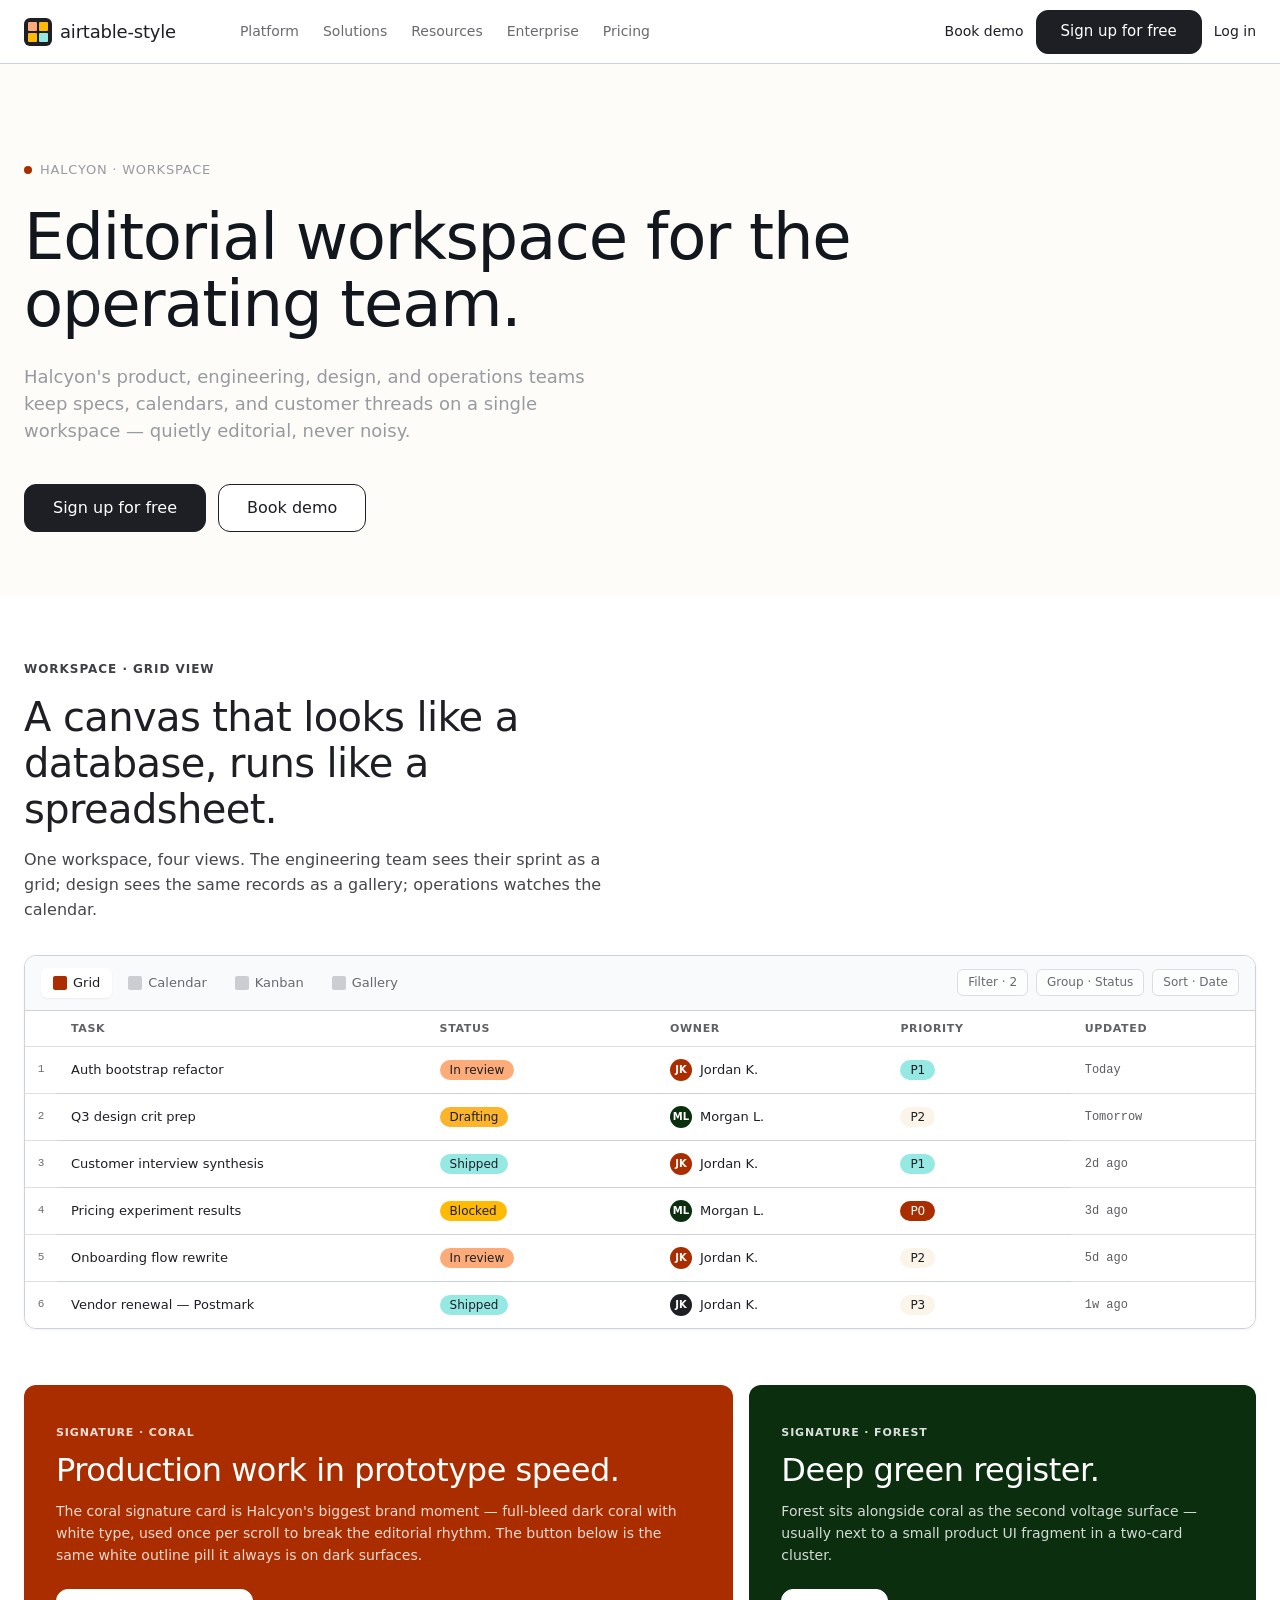
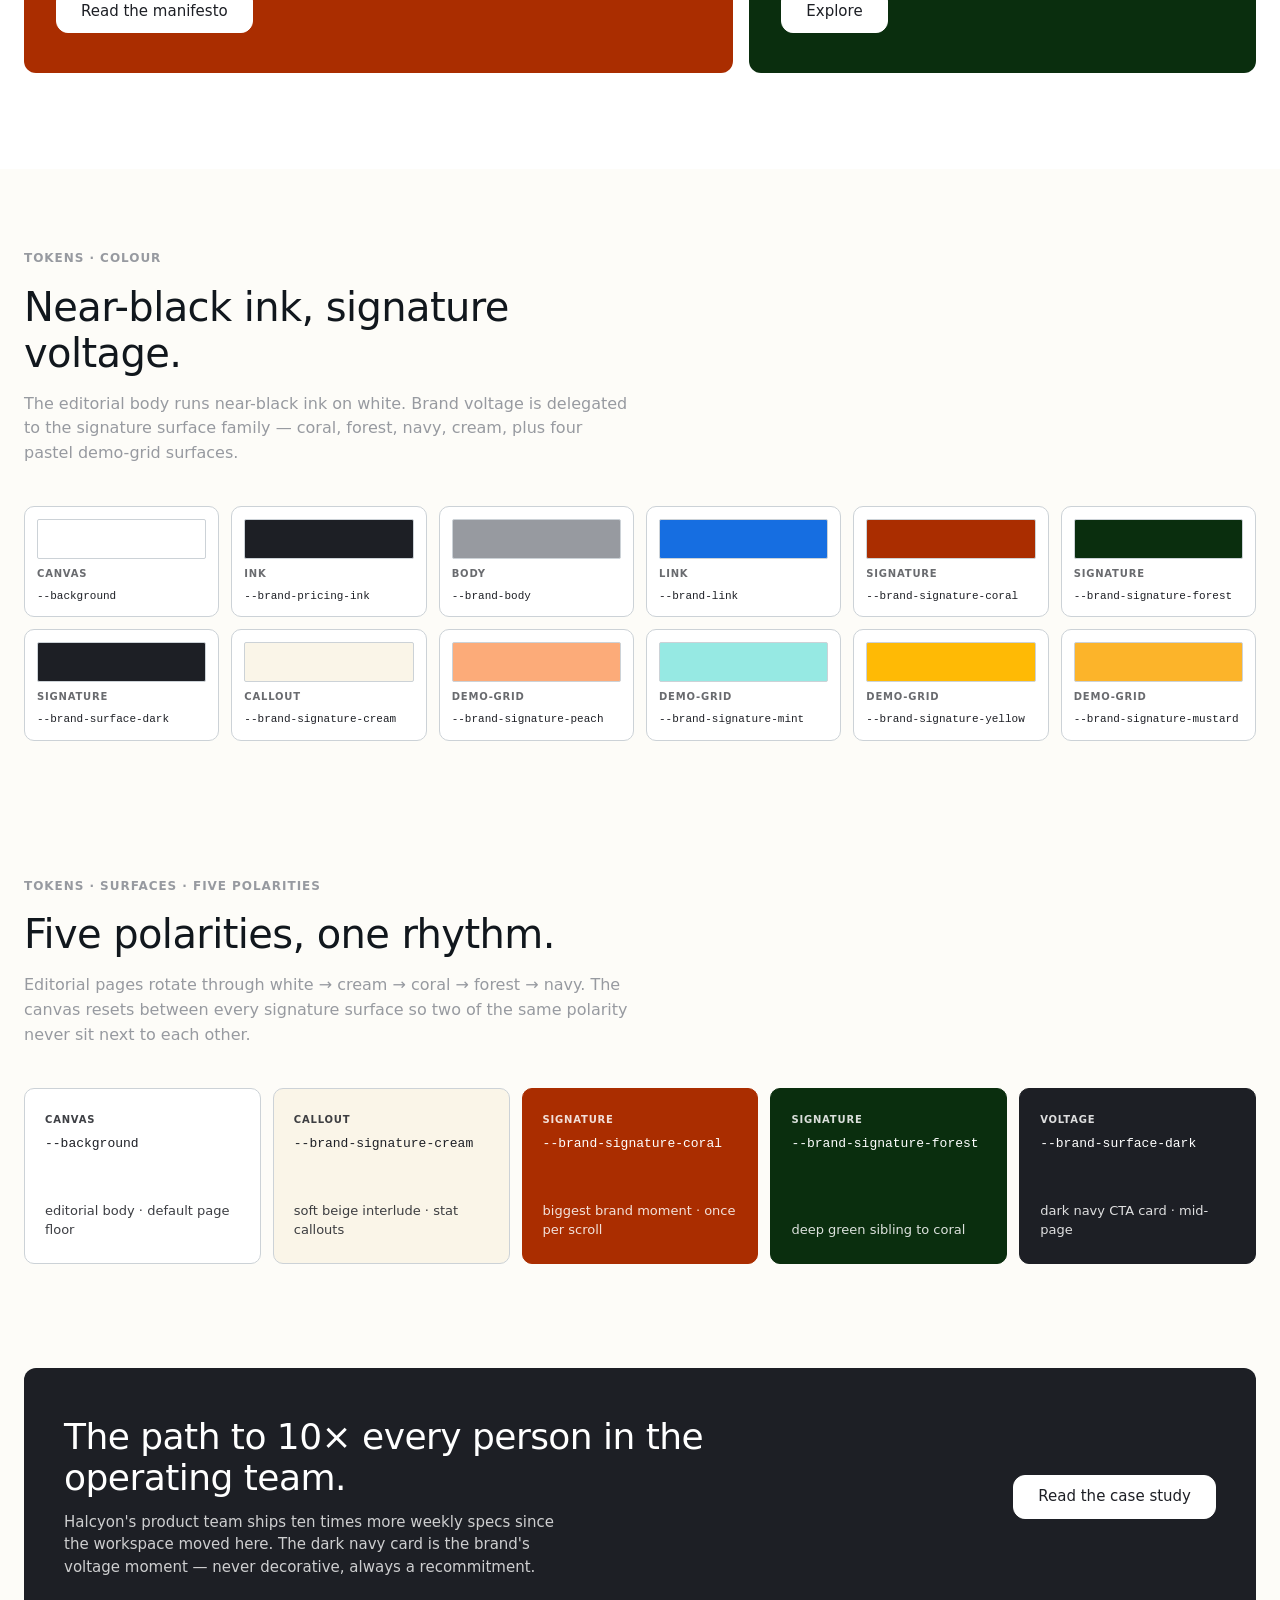
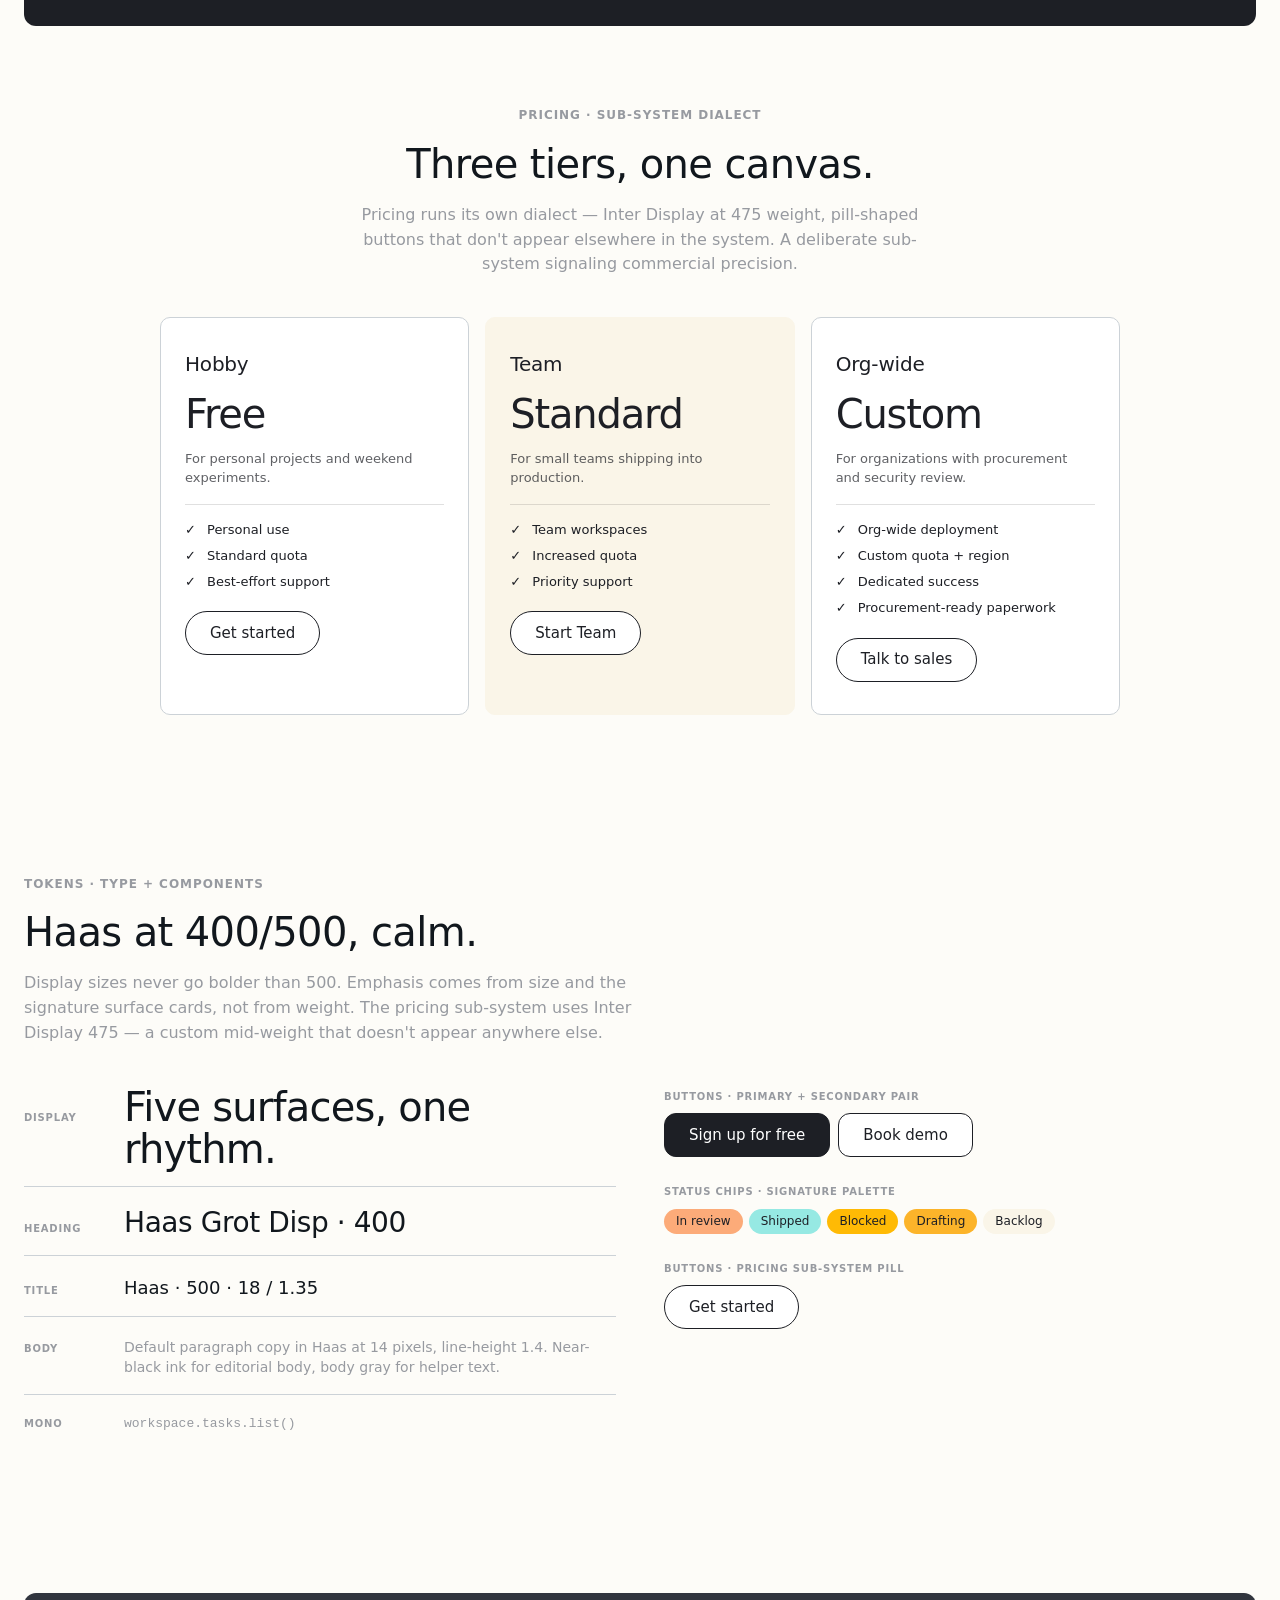
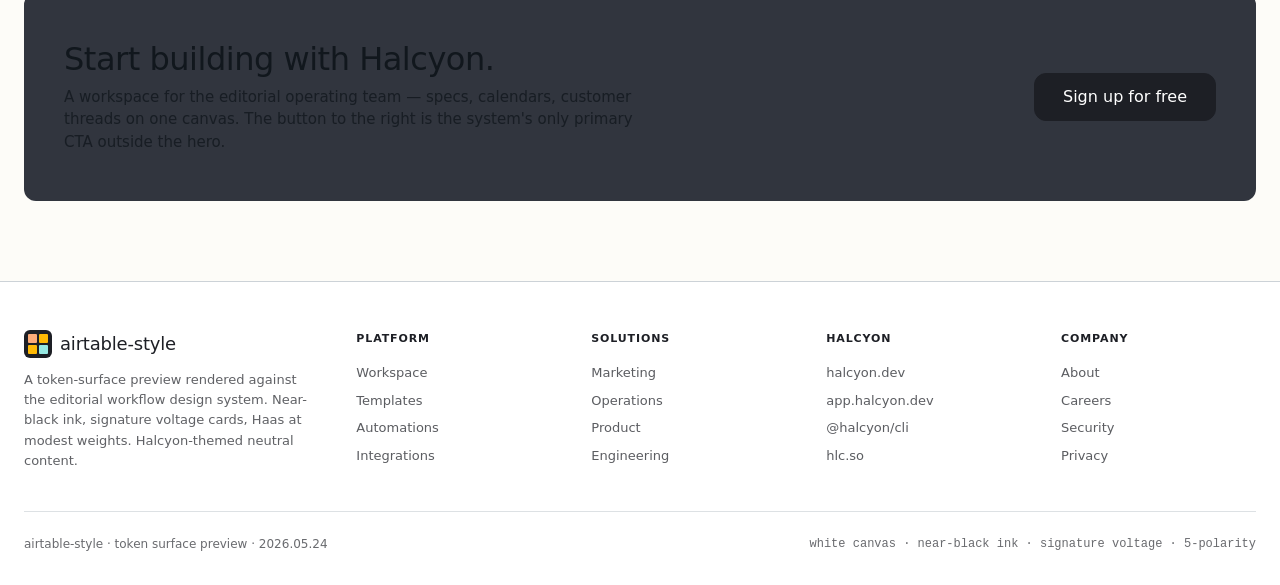
<file: .agents/skills/visualize/design-systems/airtable-style/preview-dark.html>
<!doctype html>
<html lang="en" data-theme="dark">
<head>
<meta charset="utf-8">
<meta name="viewport" content="width=device-width, initial-scale=1">
<title>airtable-style — preview</title>
<link rel="icon" href="data:image/svg+xml,%3Csvg xmlns='http://www.w3.org/2000/svg' viewBox='0 0 32 32'%3E%3Crect width='32' height='32' rx='6' fill='%23181d26'/%3E%3Crect x='6' y='14' width='6' height='6' rx='1' fill='%23fcab79'/%3E%3Crect x='14' y='14' width='6' height='6' rx='1' fill='%23a8d8c4'/%3E%3Crect x='22' y='14' width='4' height='6' rx='1' fill='%23f4d35e'/%3E%3C/svg%3E">
<meta property="og:title" content="airtable-style — token-surface preview">
<meta property="og:description" content="Brand-style design-system preview from visualize. Editorial workflow software — white canvas + near-black ink + full-bleed signature cards in coral / forest / dark navy + cream callout band + pastel demo-grid surfaces. Haas at modest weights.">
<meta name="twitter:card" content="summary">

<link rel="preconnect" href="https://fonts.googleapis.com">
<link rel="preconnect" href="https://fonts.gstatic.com" crossorigin>
<link href="https://fonts.googleapis.com/css2?family=Inter+Display:wght@400;475;500;575&family=Inter:wght@400;500&display=swap" rel="stylesheet">

<style>
/* === Design-system tokens (inlined from design-systems/airtable-style/tokens.css) === */
/**
 * design-systems/airtable-style/tokens.css
 *
 * Live-verified against airtable.com on 2026-05-26 (8 marketing + product
 * surfaces + first-party CSS bundles brandkit-font.css / pricing.css /
 * helpers.css at static.airtable.com). Companion to ./DESIGN.md.
 *
 * canonical-canvas: both. Airtable's pricing CSS bundle ships a complete
 * .theme-dark { ... } block re-resolving every --colors-* semantic alias —
 * the product surface is first-party bi-polar even though the marketing
 * skin presents as light-canonical. [data-theme="dark"] anchors to deep
 * slate-navy with near-white ink; brand-blue holds across both polarities.
 *
 * Brand voltage: field-type rainbow palette (ten hues × six lightness
 * stops). Light2 fill + Dark1 ink pairing is the recognizability anchor.
 *
 * Three concurrent display families documented (HaasDisplay marketing,
 * Inter Display current heading, GT Eesti Display legacy fallback).
 * Body defaults to system stack — HaasText only on marketing chrome.
 */

:root {
  color-scheme: light;

  /* shadcn-semantic core */
  --background: oklch(1 0 0);
  --foreground: oklch(0.2398 0.0119 270.8831);
  --card: oklch(1 0 0);
  --card-foreground: oklch(0.2398 0.0119 270.8831);
  --popover: oklch(1 0 0);
  --popover-foreground: oklch(0.2398 0.0119 270.8831);
  --primary: oklch(0.5573 0.1921 257.9488);
  --primary-foreground: oklch(1 0 0);
  --secondary: oklch(0.9668 0.0058 264.5324);
  --secondary-foreground: oklch(0.2398 0.0119 270.8831);
  --muted: oklch(0.9668 0.0058 264.5324);
  --muted-foreground: oklch(0.5094 0.0170 264.4134);
  --accent: oklch(0.9787 0.0057 264.5327);
  --accent-foreground: oklch(0.2398 0.0119 270.8831);
  --destructive: oklch(0.4895 0.1885 12.8578);
  --destructive-foreground: oklch(1 0 0);
  --border: oklch(0 0 0 / 0.05);
  --input: oklch(0 0 0 / 0.05);
  --ring: oklch(0.5573 0.1921 257.9488);
  --sidebar: oklch(0.9668 0.0058 264.5324);
  --sidebar-foreground: oklch(0.2398 0.0119 270.8831);
  --sidebar-primary: oklch(0.5573 0.1921 257.9488);
  --sidebar-primary-foreground: oklch(1 0 0);
  --sidebar-accent: oklch(0.9787 0.0057 264.5327);
  --sidebar-accent-foreground: oklch(0.2398 0.0119 270.8831);
  --sidebar-border: oklch(0 0 0 / 0.05);
  --sidebar-ring: oklch(0.5573 0.1921 257.9488);
  --chart-1: oklch(0.5573 0.1921 257.9488);
  --chart-2: oklch(0.7867 0.1390 227.8985);
  --chart-3: oklch(0.8310 0.1708 81.4330);
  --chart-4: oklch(0.5884 0.1910 38.2861);
  --chart-5: oklch(0.5400 0.2514 292.9484);

  /* radius scale */
  --radius-sm: 6px;
  --radius-md: 10px;
  --radius-lg: 12px;
  --radius-xl: calc(0.625rem + 4px);

  /* brand-specific radius extras */
  --brand-radius-xs: 2px;
  --brand-radius-pill: 9999px;
  --brand-radius-full: 9999px;

  /* typography tokens */
  --font-sans: -apple-system, system-ui, BlinkMacSystemFont, 'Segoe UI', Roboto, 'Helvetica Neue', sans-serif;
  --font-serif: ui-serif, Georgia, Cambria, "Times New Roman", Times, serif;
  --font-mono: ui-monospace, SFMono-Regular, Menlo, Monaco, Consolas, "Liberation Mono", "Courier New", monospace;
  --font-display: 'Inter Display', 'HaasDisplay', system-ui, sans-serif;

  /* type scale tokens */
  --text-display: 48px;
  --text-heading: 40px;
  --text-title: 20px;
  --text-base: 13px;
  --leading-tight: 1.1;
  --leading-normal: 1.25;

  /* spacing + tracking */
  --spacing: 0.25rem;
  --tracking-normal: 0em;

  /* shadow scale */
  --shadow-2xs: 0 1px 3px 0px hsl(0 0% 0% / 0.05);
  --shadow-xs: 0 1px 3px 0px hsl(0 0% 0% / 0.05);
  --shadow-sm: 0 1px 3px 0px hsl(0 0% 0% / 0.10), 0 1px 2px -1px hsl(0 0% 0% / 0.10);
  --shadow: 0 1px 3px 0px hsl(0 0% 0% / 0.10), 0 1px 2px -1px hsl(0 0% 0% / 0.10);
  --shadow-md: 0 1px 3px 0px hsl(0 0% 0% / 0.10), 0 2px 4px -1px hsl(0 0% 0% / 0.10);
  --shadow-lg: 0 1px 3px 0px hsl(0 0% 0% / 0.10), 0 4px 6px -1px hsl(0 0% 0% / 0.10);
  --shadow-xl: 0 1px 3px 0px hsl(0 0% 0% / 0.10), 0 8px 10px -1px hsl(0 0% 0% / 0.10);
  --shadow-2xl: 0 1px 3px 0px hsl(0 0% 0% / 0.25);

  /* brand-specific colour extras (documented brand-doc values) */
  --brand-primary-active: oklch(0.4548 0.1580 258.0044);
  --brand-primary-soft: oklch(0.8197 0.0907 258.3247);
  --brand-primary-tint: oklch(0.9700 0.0140 268.4943);
  --brand-body: oklch(0.5094 0.0170 264.4134);
  --brand-border-strong: oklch(0.6665 0.0000 0.0000);
  --brand-surface-strong: oklch(0.9668 0.0058 264.5324);
  --brand-surface-dark: oklch(0.2398 0.0119 270.8831);
  --brand-surface-dark-elevated: oklch(0.3287 0.0169 266.4281);
  --brand-signature-coral: oklch(0.4894 0.1675 36.0214);
  --brand-signature-forest: oklch(0.2667 0.0693 145.1375);
  --brand-signature-cream: oklch(0.9705 0.0180 89.3563);
  --brand-signature-peach: oklch(0.8092 0.1158 52.1184);
  --brand-signature-mint: oklch(0.8800 0.0820 190.0000);
  --brand-signature-yellow: oklch(0.8310 0.1708 81.4330);
  --brand-signature-mustard: oklch(0.8175 0.1606 77.5964);
  --brand-on-dark: oklch(1 0 0);
  --brand-link: oklch(0.5573 0.1921 257.9488);
  --brand-link-active: oklch(0.4548 0.1580 258.0044);
  --brand-info: oklch(0.4553 0.1579 263.3369);
  --brand-info-border: oklch(0.6594 0.1821 258.6609);
  --brand-success: oklch(0.5496 0.1826 142.9867);
  --brand-success-border: oklch(0.7080 0.1990 144.3638);
  --brand-hairline-soft: oklch(0 0 0 / 0.05);
  --brand-hairline-strong: oklch(0.6665 0.0000 0.0000);
  --brand-pricing-ink: oklch(0.2398 0.0119 270.8831);
}

[data-theme="dark"] {
  color-scheme: dark;

  /* Real dark-theme block, mirroring Airtable's .theme-dark in pricing.css.
   * Canvas anchors to gray800 (#1D1F25); foreground to near-white; borders
   * become opacity-lightened white per the opacity-based hairline pattern.
   * Brand-blue (--primary, --ring, --sidebar-primary, --sidebar-ring) HOLDS
   * across polarities — Airtable's design system keeps --colors-border-focus
   * = --palette-blue-blue in both themes. Polarity-locked signature
   * surfaces (coral / forest / cream / peach / mint / yellow / mustard /
   * pricing-ink / surface-dark) intentionally NOT overridden — they ARE
   * the brand's voltage, locked across modes. */

  --background: oklch(0.2398 0.0119 270.8831);
  --foreground: oklch(1 0 0);
  --card: oklch(0.2398 0.0119 270.8831);
  --card-foreground: oklch(1 0 0);
  --popover: oklch(0.2398 0.0119 270.8831);
  --popover-foreground: oklch(1 0 0);
  --primary: oklch(0.5573 0.1921 257.9488);
  --primary-foreground: oklch(1 0 0);
  --secondary: oklch(0.3287 0.0169 266.4281);
  --secondary-foreground: oklch(1 0 0);
  --muted: oklch(0.3287 0.0169 266.4281);
  --muted-foreground: oklch(0.6856 0.0094 264.5039);
  --accent: oklch(0 0 0);
  --accent-foreground: oklch(1 0 0);
  --destructive: oklch(0.4895 0.1885 12.8578);
  --destructive-foreground: oklch(1 0 0);
  --border: oklch(1 1 1 / 0.05);
  --input: oklch(1 1 1 / 0.05);
  --ring: oklch(0.5573 0.1921 257.9488);
  --sidebar: oklch(0.2398 0.0119 270.8831);
  --sidebar-foreground: oklch(1 0 0);
  --sidebar-primary: oklch(0.5573 0.1921 257.9488);
  --sidebar-primary-foreground: oklch(1 0 0);
  --sidebar-accent: oklch(0 0 0);
  --sidebar-accent-foreground: oklch(1 0 0);
  --sidebar-border: oklch(1 1 1 / 0.05);
  --sidebar-ring: oklch(0.5573 0.1921 257.9488);
  --chart-1: oklch(0.8197 0.0907 258.3247);
  --chart-2: oklch(0.7867 0.1390 227.8985);
  --chart-3: oklch(0.8310 0.1708 81.4330);
  --chart-4: oklch(0.5884 0.1910 38.2861);
  --chart-5: oklch(0.5400 0.2514 292.9484);

  /* brand-extras dark overrides. --brand-body lifts for editorial body
   * text on the dark canvas; --brand-surface-strong flips to gray700
   * elevated band; --brand-border-strong + --brand-hairline-strong shift
   * to opacity-lightened white per Airtable's opacity-based border
   * pattern (--colors-border-emphasis dark = rgba(255,255,255,0.25)).
   * --brand-pricing-ink intentionally NOT overridden — it's the
   * always-dark ink for polarity-locked light surfaces (db grid,
   * pricing tiles, swatches, footer). Same applies to --brand-on-dark
   * (always white by definition) and signature surfaces. */
  --brand-body: oklch(0.6856 0.0094 264.5039);
  --brand-border-strong: oklch(1 1 1 / 0.25);
  --brand-surface-strong: oklch(0.3287 0.0169 266.4281);
  --brand-hairline-soft: oklch(1 1 1 / 0.05);
  --brand-hairline-strong: oklch(1 1 1 / 0.25);
}

@media (prefers-color-scheme: dark) {
  :root:not([data-theme="light"]):not([data-theme="dark"]) {
    color-scheme: dark;

    --background: oklch(0.2398 0.0119 270.8831);
    --foreground: oklch(1 0 0);
    --card: oklch(0.2398 0.0119 270.8831);
    --card-foreground: oklch(1 0 0);
    --popover: oklch(0.2398 0.0119 270.8831);
    --popover-foreground: oklch(1 0 0);
    --primary: oklch(0.5573 0.1921 257.9488);
    --primary-foreground: oklch(1 0 0);
    --secondary: oklch(0.3287 0.0169 266.4281);
    --secondary-foreground: oklch(1 0 0);
    --muted: oklch(0.3287 0.0169 266.4281);
    --muted-foreground: oklch(0.6856 0.0094 264.5039);
    --accent: oklch(0 0 0);
    --accent-foreground: oklch(1 0 0);
    --destructive: oklch(0.4895 0.1885 12.8578);
    --destructive-foreground: oklch(1 0 0);
    --border: oklch(1 1 1 / 0.05);
    --input: oklch(1 1 1 / 0.05);
    --ring: oklch(0.5573 0.1921 257.9488);
    --sidebar: oklch(0.2398 0.0119 270.8831);
    --sidebar-foreground: oklch(1 0 0);
    --sidebar-primary: oklch(0.5573 0.1921 257.9488);
    --sidebar-primary-foreground: oklch(1 0 0);
    --sidebar-accent: oklch(0 0 0);
    --sidebar-accent-foreground: oklch(1 0 0);
    --sidebar-border: oklch(1 1 1 / 0.05);
    --sidebar-ring: oklch(0.5573 0.1921 257.9488);
    --chart-1: oklch(0.8197 0.0907 258.3247);
    --chart-2: oklch(0.7867 0.1390 227.8985);
    --chart-3: oklch(0.8310 0.1708 81.4330);
    --chart-4: oklch(0.5884 0.1910 38.2861);
    --chart-5: oklch(0.5400 0.2514 292.9484);

    --brand-body: oklch(0.6856 0.0094 264.5039);
    --brand-border-strong: oklch(1 1 1 / 0.25);
    --brand-surface-strong: oklch(0.3287 0.0169 266.4281);
    --brand-hairline-soft: oklch(1 1 1 / 0.05);
    --brand-hairline-strong: oklch(1 1 1 / 0.25);
  }
}
</style>

<style>
/* === Preview fixture styles (inlined from preview-kit/fixture-styles/) === */
/* === preview-kit/fixture-styles/legacy-preview-components.css === */
/* === preview-kit/fixture-styles/legacy/alert/alert.css === */
@layer components {
  .alert {
    position: relative;
    display: flex;
    align-items: flex-start;
    gap: 0.75rem;
    border: 1px solid var(--border);
    border-radius: var(--radius-lg);
    padding: 1rem 1.25rem;
    font-size: 0.875rem;
    color: var(--foreground);
    background-color: var(--background);

    &[data-variant="destructive"] {
      border-color: var(--destructive);
      color: var(--destructive);

      & .alert-title {
        color: var(--destructive);
      }

      & .alert-description {
        color: var(--destructive);
        opacity: 0.9;
      }

      & .alert-icon {
        color: var(--destructive);
      }
    }
  }

  .alert-icon {
    width: 1rem;
    height: 1rem;
    flex-shrink: 0;
    margin-top: 0.125rem;
    color: var(--foreground);
  }

  .alert-content {
    flex: 1;
    min-width: 0;
  }

  .alert-title {
    margin: 0;
    font-size: 0.875rem;
    font-weight: 500;
    line-height: 1.4;
    letter-spacing: -0.01em;
    color: var(--foreground);
  }

  .alert-description {
    margin: 0.25rem 0 0;
    font-size: 0.8125rem;
    line-height: 1.5;
    color: var(--muted-foreground);
  }

  .alert-action {
    flex-shrink: 0;
    margin-left: auto;
    align-self: center;
  }
}

/* === preview-kit/fixture-styles/legacy/badge/badge.css === */
@layer components {
  .badge {
    display: inline-flex;
    align-items: center;
    gap: 0.25rem;
    padding: 0.125rem 0.625rem;
    border-radius: var(--radius-full, 9999px);
    border: 1px solid transparent;
    background-color: var(--primary);
    color: var(--primary-foreground);
    font-size: 0.75rem;
    line-height: 1;
    font-weight: 500;
    text-decoration: none;
    white-space: nowrap;
    user-select: none;

    &[data-variant="secondary"] {
      background-color: var(--secondary);
      color: var(--secondary-foreground);
    }

    &[data-variant="destructive"] {
      background-color: var(--destructive);
      color: var(--destructive-foreground);
    }

    &[data-variant="outline"] {
      background-color: transparent;
      border-color: currentColor;
      color: var(--foreground);
    }

    &[data-size="sm"] {
      padding: 0.0625rem 0.5rem;
      font-size: 0.6875rem;
    }

    &:is(a):hover {
      filter: brightness(0.95);
    }

    &:focus-visible {
      outline: 2px solid var(--ring);
      outline-offset: 2px;
    }
  }

  @media (forced-colors: active) {
    .badge {
      background-color: ButtonFace;
      color: ButtonText;
      border-color: ButtonText;
    }
  }
}

/* === preview-kit/fixture-styles/legacy/card/card.css === */
@layer components {
  .card {
    display: flex;
    flex-direction: column;
    gap: 1.5rem;
    border: 1px solid var(--border);
    border-radius: var(--radius-lg);
    background-color: var(--card);
    color: var(--card-foreground);
    padding: 1.5rem;

    &[data-variant="interactive"] {
      cursor: pointer;
      text-decoration: none;
      transition: background-color 120ms cubic-bezier(0.4, 0, 0.2, 1),
                  border-color 120ms cubic-bezier(0.4, 0, 0.2, 1);

      &:hover {
        background-color: var(--accent);
        border-color: var(--accent-foreground);
      }

      &:focus-visible {
        outline: 2px solid var(--ring);
        outline-offset: 2px;
      }
    }

    &[data-variant="elevated"] {
      border: none;
      box-shadow: 0 1px 2px 0 oklch(0 0 0 / 0.06),
                  0 4px 8px -2px oklch(0 0 0 / 0.08);
    }

    &[data-variant="ghost"] {
      border: none;
      background-color: transparent;
      padding: 0;
    }
  }

  .card-header {
    display: flex;
    flex-direction: column;
    gap: 0.375rem;
  }

  .card-title {
    margin: 0;
    font-size: 1.125rem;
    line-height: 1.3;
    font-weight: 600;
    color: var(--card-foreground);
  }

  .card-description {
    margin: 0;
    font-size: 0.875rem;
    line-height: 1.5;
    color: var(--muted-foreground);
  }

  .card-content {
    font-size: 0.9375rem;
    line-height: 1.6;
  }

  .card-footer {
    display: flex;
    align-items: center;
    gap: 0.75rem;
    padding-top: 0.5rem;
  }

  @media (forced-colors: active) {
    .card { border-color: CanvasText; }
  }
}

/* === preview-kit/fixture-styles/legacy/progress/progress.css === */
@layer components {
  .progress {
    appearance: none;
    width: 100%;
    height: 0.5rem;
    border: none;
    border-radius: 9999px;
    overflow: hidden;
    background-color: var(--secondary);

    &::-webkit-progress-bar {
      background-color: var(--secondary);
      border-radius: 9999px;
    }

    &::-webkit-progress-value {
      background-color: var(--primary);
      border-radius: 9999px;
      transition: inline-size 200ms cubic-bezier(0.4, 0, 0.2, 1);
    }

    &::-moz-progress-bar {
      background-color: var(--primary);
      border-radius: 9999px;
    }

    &[data-size="sm"] {
      height: 0.25rem;
    }

    &:indeterminate {
      background-image: linear-gradient(
        90deg,
        var(--secondary) 0%,
        var(--primary) 50%,
        var(--secondary) 100%
      );
      background-size: 200% 100%;
      animation: progress-indeterminate 1.4s linear infinite;
    }

    &:indeterminate::-webkit-progress-bar { background: transparent; }
    &:indeterminate::-moz-progress-bar { background: transparent; }
  }

  @keyframes progress-indeterminate {
    from { background-position: 200% 0; }
    to   { background-position: -200% 0; }
  }

  @media (prefers-reduced-motion: reduce) {
    .progress:indeterminate {
      animation: progress-pulse 2s ease-in-out infinite;
    }
    @keyframes progress-pulse {
      0%, 100% { opacity: 0.7; }
      50%      { opacity: 1; }
    }
  }

  .progress-field {
    display: flex;
    flex-direction: column;
    gap: 0.5rem;
  }

  .progress-label {
    display: flex;
    justify-content: space-between;
    font-size: 0.8125rem;
    color: var(--muted-foreground);
  }

  .progress-value {
    font-variant-numeric: tabular-nums;
    color: var(--foreground);
  }

  @media (forced-colors: active) {
    .progress {
      background-color: Field;
      border: 1px solid CanvasText;
    }
    .progress::-webkit-progress-value,
    .progress::-moz-progress-bar {
      background-color: Highlight;
    }
  }
}

/* === preview-kit/fixture-styles/legacy/separator/separator.css === */
/* -- Separator component ---------------------------------------- */

@layer components {
  .separator {
    border: none;
    margin: 0;
    flex-shrink: 0;
    background: var(--border);

    /* Horizontal (default) */
    height: 1px;
    width: 100%;

    /* Vertical */
    &[data-orientation="vertical"] {
      height: auto;
      width: 1px;
      align-self: stretch;
    }

    /* Decorative — hidden from assistive technology */
    &[aria-hidden="true"],
    &[role="none"] {
      /* No visual change — purely semantic */
    }
  }

  /* -- Labeled separator ------------------------------------- */
  .separator-label {
    display: flex;
    align-items: center;
    gap: 0.75rem;

    & .separator { flex: 1; }

    & span {
      font-size: 0.75rem;
      font-weight: 500;
      color: var(--muted-foreground);
      text-transform: uppercase;
      letter-spacing: 0.05em;
      white-space: nowrap;
      flex-shrink: 0;
    }
  }

  /* -- Accessibility ----------------------------------------- */
  @media (forced-colors: active) {
    .separator {
      background: CanvasText;
    }
  }

  @media (prefers-contrast: more) {
    .separator {
      background: var(--foreground);
      height: 2px;

      &[data-orientation="vertical"] {
        width: 2px;
        height: auto;
      }
    }
  }
}

/* === preview-kit/fixture-styles/legacy/statistic/statistic.css === */
@layer components {
  .statistic {
    display: flex;
    flex-direction: column;
    gap: 0.125rem;
  }

  .statistic-title {
    margin: 0;
    font-size: 0.8125rem;
    font-weight: 500;
    color: var(--muted-foreground);
    letter-spacing: 0.01em;
  }

  .statistic-value {
    margin: 0;
    font-size: 1.875rem;
    font-weight: 700;
    letter-spacing: -0.025em;
    line-height: 1.2;
    color: var(--foreground);
  }

  .statistic-description {
    margin: 0;
    font-size: 0.75rem;
    color: var(--muted-foreground);
    display: flex;
    align-items: center;
    gap: 0.25rem;
  }

  .statistic-trend {
    display: inline-flex;
    align-items: center;
    gap: 0.125rem;
    font-weight: 500;

    & svg {
      width: 0.75rem;
      height: 0.75rem;
    }

    &[data-trend="up"] {
      color: #16a34a;
    }

    &[data-trend="down"] {
      color: #dc2626;
    }
  }
}

/* === preview-kit/fixture-styles/legacy/table/table.css === */
@layer components {
  .table-container {
    width: 100%;
    overflow-x: auto;
    border: 1px solid var(--border);
    border-radius: var(--radius-xl);
    container-type: inline-size;
  }

  .table {
    width: 100%;
    border-collapse: collapse;
    font-size: 0.875rem;
    text-align: left;
    caption-side: bottom;
  }

  .table-caption {
    padding: 0.75rem 1rem;
    font-size: 0.8125rem;
    color: var(--muted-foreground);
    text-align: center;
  }

  .table-head {
    padding: 0.75rem 1rem;
    font-weight: 500;
    color: var(--muted-foreground);
    background-color: var(--muted);
    white-space: nowrap;
    border-bottom: 1px solid var(--border);

    &:first-child {
      border-top-left-radius: var(--radius-lg);
    }

    &:last-child {
      border-top-right-radius: var(--radius-lg);
    }
  }

  .table-row {
    border-bottom: 1px solid var(--border);
    transition: background-color 150ms ease;

    &:last-child {
      border-bottom: none;
    }

    tbody &:hover {
      background-color: var(--muted);
    }
  }

  .table-cell {
    padding: 0.75rem 1rem;
    vertical-align: middle;
    color: var(--foreground);
  }

  tfoot .table-row {
    background-color: var(--muted);
    border-top: 1px solid var(--border);
    font-weight: 500;
  }

  tfoot .table-cell:first-child {
    border-bottom-left-radius: var(--radius-lg);
  }

  tfoot .table-cell:last-child {
    border-bottom-right-radius: var(--radius-lg);
  }

  /* -- Container query: compact table in narrow containers -- */
  @container (max-width: 480px) {
    .table-head,
    .table-cell { padding: 0.5rem 0.75rem; font-size: 0.8125rem; }
  }
}

/* === preview-kit/fixture-styles/legacy/tabs/tabs.css === */
@layer components {
  .tabs {
    display: flex;
    flex-direction: column;
    gap: 1rem;
  }

  .tabs-list {
    display: inline-flex;
    align-items: center;
    gap: 0.25rem;
    border-bottom: 1px solid var(--border);
  }

  .tabs-trigger {
    appearance: none;
    border: none;
    background: transparent;
    cursor: pointer;
    padding: 0.5rem 0.75rem;
    font-size: 0.875rem;
    font-weight: 500;
    color: var(--muted-foreground);
    border-bottom: 2px solid transparent;
    margin-bottom: -1px;
    transition: color 120ms cubic-bezier(0.4, 0, 0.2, 1),
                border-color 120ms cubic-bezier(0.4, 0, 0.2, 1);

    &:hover {
      color: var(--foreground);
    }

    &[aria-selected="true"] {
      color: var(--foreground);
      border-bottom-color: var(--primary);
    }

    &:focus-visible {
      outline: 2px solid var(--ring);
      outline-offset: 2px;
      border-radius: var(--radius-sm);
    }
  }

  .tabs-panel {
    color: var(--foreground);
  }

  .tabs-panel[hidden] {
    display: none;
  }

  /* CSS-only radio-driven variant */
  .tabs[data-variant="radio"] {
    display: grid;
    grid-template-columns: repeat(var(--tab-count, 4), auto) 1fr;

    & .tabs-radio {
      position: absolute;
      opacity: 0;
      pointer-events: none;
    }

    & .tabs-trigger {
      display: inline-flex;
      align-items: center;
    }

    & .tabs-panel {
      grid-column: 1 / -1;
      display: none;
    }
  }

  .tabs[data-variant="radio"] .tabs-radio:checked + .tabs-trigger {
    color: var(--foreground);
    border-bottom-color: var(--primary);
  }

  @media (forced-colors: active) {
    .tabs-trigger[aria-selected="true"],
    .tabs[data-variant="radio"] .tabs-radio:checked + .tabs-trigger {
      border-bottom-color: Highlight;
      color: Highlight;
    }
  }
}

/* === preview-kit/fixture-styles/legacy/timeline/timeline.css === */
@layer components {
  .timeline {
    list-style: none;
    padding: 0;
    margin: 0;
    position: relative;
    display: flex;
    flex-direction: column;
    gap: 1.5rem;
  }

  .timeline-item {
    position: relative;
    padding-left: 2rem;
    display: grid;
    grid-template-columns: 5rem 1fr;
    gap: 1rem;
    align-items: baseline;

    &::before {
      content: "";
      position: absolute;
      left: 0.4375rem;
      top: 0.75rem;
      bottom: -1.5rem;
      width: 1px;
      background-color: var(--border);
    }

    &::after {
      content: "";
      position: absolute;
      left: 0;
      top: 0.375rem;
      width: 0.9375rem;
      height: 0.9375rem;
      border-radius: 9999px;
      background-color: var(--foreground);
      border: 2px solid var(--background);
      box-shadow: 0 0 0 1px var(--border);
    }

    &:last-child::before {
      display: none;
    }

    &[data-state="active"]::after {
      background-color: var(--primary);
      box-shadow: 0 0 0 1px var(--primary), 0 0 0 4px oklch(from var(--primary) l c h / 0.18);
    }

    &[data-state="upcoming"]::after {
      background-color: var(--background);
    }

    &[data-state="upcoming"] .timeline-title,
    &[data-state="upcoming"] .timeline-description,
    &[data-state="upcoming"] .timeline-time {
      color: var(--muted-foreground);
    }
  }

  .timeline-time {
    font-size: 0.8125rem;
    font-variant-numeric: tabular-nums;
    color: var(--muted-foreground);
  }

  .timeline-content {
    display: flex;
    flex-direction: column;
    gap: 0.25rem;
  }

  .timeline-title {
    margin: 0;
    font-size: 0.9375rem;
    font-weight: 600;
    line-height: 1.4;
  }

  .timeline-description {
    margin: 0;
    font-size: 0.875rem;
    line-height: 1.5;
    color: var(--muted-foreground);
  }

  @media (forced-colors: active) {
    .timeline-item::before { background-color: CanvasText; }
    .timeline-item::after { background-color: LinkText; }
  }
}

/* === preview-kit/fixture-styles/legacy/toast/toast.css === */
@layer components {
  .toast {
    display: flex;
    align-items: flex-start;
    gap: 0.75rem;
    padding: 0.875rem 1rem;
    border: 1px solid var(--border);
    border-radius: var(--radius-lg);
    background-color: var(--card);
    color: var(--card-foreground);
    box-shadow: 0 4px 12px -2px oklch(0 0 0 / 0.12),
                0 2px 4px -1px oklch(0 0 0 / 0.06);
    min-width: 18rem;
    max-width: 28rem;

    /* Native enter via @starting-style */
    transition: opacity 200ms cubic-bezier(0.16, 1, 0.3, 1),
                transform 200ms cubic-bezier(0.16, 1, 0.3, 1);
    opacity: 1;
    transform: translateY(0);

    @starting-style {
      opacity: 0;
      transform: translateY(0.5rem);
    }

    &[data-variant="destructive"] {
      border-color: var(--destructive);
      background-color: oklch(from var(--destructive) l c h / 0.08);

      & .toast-title { color: var(--destructive); }
    }

    &[data-variant="success"] {
      border-color: var(--primary);
      background-color: oklch(from var(--primary) l c h / 0.06);

      & .toast-title { color: var(--primary); }
    }
  }

  .toast-content {
    display: flex;
    flex-direction: column;
    gap: 0.125rem;
    flex: 1;
    min-width: 0;
  }

  .toast-title {
    margin: 0;
    font-size: 0.875rem;
    font-weight: 600;
    line-height: 1.4;
  }

  .toast-description {
    margin: 0;
    font-size: 0.8125rem;
    line-height: 1.5;
    color: var(--muted-foreground);
    overflow-wrap: anywhere;
  }

  .toast-actions {
    display: flex;
    align-items: center;
    gap: 0.5rem;
    flex-shrink: 0;
  }

  .toast-close {
    appearance: none;
    border: none;
    background: transparent;
    cursor: pointer;
    color: var(--muted-foreground);
    font-size: 1.125rem;
    line-height: 1;
    padding: 0.125rem 0.375rem;
    border-radius: var(--radius-sm);
    flex-shrink: 0;

    &:hover { color: var(--foreground); }

    &:focus-visible {
      outline: 2px solid var(--ring);
      outline-offset: 2px;
    }
  }

  @media (prefers-reduced-motion: reduce) {
    .toast {
      transition: opacity 200ms linear;
      transform: none;
      @starting-style {
        opacity: 0;
        transform: none;
      }
    }
  }

  @media (forced-colors: active) {
    .toast {
      background-color: Canvas;
      color: CanvasText;
      border-color: CanvasText;
    }
    .toast[data-variant="destructive"] { border-color: Mark; }
  }
}

/* === preview-kit/fixture-styles/legacy/typography/typography.css === */
/* -- Typography component --------------------------------------- */

/* -- Base text ---------------------------------------------- */
/* Sets the default font size for the entire page.            */
/* All typography classes are sized relative to this baseline. */
@layer base {
  body {
    font-size: 0.875rem;
    line-height: 1.5;
  }
}

@layer components {
  /* -- Headings ---------------------------------------------- */
  .h1 {
    scroll-margin-top: 5rem;
    font-size: 2.25rem;
    font-weight: 800;
    letter-spacing: -0.025em;
    line-height: 1.15;
    text-wrap: balance;
    color: var(--foreground);
  }

  .h2 {
    scroll-margin-top: 5rem;
    font-size: 1.875rem;
    font-weight: 600;
    letter-spacing: -0.02em;
    line-height: 1.25;
    text-wrap: balance;
    color: var(--foreground);
    border-bottom: 1px solid var(--border);
    padding-bottom: 0.5rem;

    &:first-child { margin-top: 0; }
  }

  .h3 {
    scroll-margin-top: 5rem;
    font-size: 1.5rem;
    font-weight: 600;
    letter-spacing: -0.01em;
    line-height: 1.3;
    text-wrap: balance;
    color: var(--foreground);
  }

  .h4 {
    scroll-margin-top: 5rem;
    font-size: 1.25rem;
    font-weight: 600;
    line-height: 1.4;
    text-wrap: balance;
    color: var(--foreground);
  }

  /* -- Paragraph --------------------------------------------- */
  .p {
    font-size: 0.875rem;
    line-height: 1.75;
    text-wrap: pretty;
    color: var(--foreground);

    &:not(:first-child) { margin-top: 1.5rem; }
  }

  /* -- Lead --------------------------------------------------- */
  .lead {
    font-size: 1.25rem;
    line-height: 1.6;
    color: var(--muted-foreground);
    text-wrap: pretty;
  }

  /* -- Large -------------------------------------------------- */
  .large {
    font-size: 1.125rem;
    font-weight: 600;
    color: var(--foreground);
  }

  /* -- Small -------------------------------------------------- */
  .small {
    font-size: 0.875rem;
    font-weight: 500;
    line-height: 1;
    color: var(--foreground);
  }

  /* -- Muted -------------------------------------------------- */
  .muted {
    font-size: 0.875rem;
    color: var(--muted-foreground);
  }

  /* -- Blockquote --------------------------------------------- */
  .blockquote {
    margin-top: 1.5rem;
    border-inline-start: 2px solid var(--border);
    padding-inline-start: 1.5rem;
    font-style: italic;
    hanging-punctuation: first last;
    color: var(--foreground);

    & p { margin: 0; }
  }

  /* -- Inline code -------------------------------------------- */
  .code {
    position: relative;
    border-radius: var(--radius-sm);
    background: var(--muted);
    padding: 0.2rem 0.3rem;
    font-family: var(--font-mono);
    font-size: 0.875em;
    font-weight: 600;
    color: var(--foreground);
  }

  /* -- Accessibility ------------------------------------------ */

  @media (prefers-contrast: more) {
    .h1, .h2, .h3, .h4 {
      letter-spacing: 0;
    }

    .blockquote {
      border-inline-start-width: 3px;
    }

    .code {
      outline: 1px solid var(--border);
    }

    .muted {
      color: var(--foreground);
    }
  }

  @media (forced-colors: active) {
    .blockquote {
      border-inline-start-color: CanvasText;
    }

    .code {
      background: Canvas;
      outline: 1px solid CanvasText;
      color: CanvasText;
    }
  }
}


/* === preview-kit/fixture-styles/pattern-fixtures.css === */

:root{--background:oklch(0.99 0.005 95);--foreground:oklch(0.2 0.015 250);--card:oklch(1 0 0);--muted:oklch(0.95 0.006 95);--muted-foreground:oklch(0.43 0.02 250);--border:oklch(0.86 0.01 250);--primary:oklch(0.48 0.12 245);--primary-foreground:oklch(0.99 0 0);--destructive:oklch(0.55 0.18 30);--success:oklch(0.52 0.13 145);font-family:Inter,ui-sans-serif,system-ui,sans-serif}body{margin:0;background:var(--background);color:var(--foreground);font-family:inherit}.page{max-width:880px;margin:0 auto;padding:40px 20px}.panel{background:var(--card);border:1px solid var(--border);padding:20px}h1{font-size:1.75rem;line-height:1.15;margin:0 0 8px}p{line-height:1.55}.meta-grid{display:grid;grid-template-columns:repeat(4,minmax(0,1fr));gap:12px;border-top:1px solid var(--border);padding-top:16px}.meta-grid div{min-width:0}.meta-grid dt{font-size:.72rem;color:var(--muted-foreground);text-transform:uppercase;letter-spacing:.06em}.meta-grid dd{margin:3px 0 0;font-size:.92rem}.toc nav{border-top:1px solid var(--border);padding-top:14px}.toc ol{display:grid;gap:8px;margin:0;padding-left:22px}.toc a{color:var(--foreground);text-decoration-thickness:1px;text-underline-offset:3px}table{width:100%;border-collapse:collapse;font-size:.92rem}caption{text-align:left;color:var(--muted-foreground);font-size:.86rem;padding:0 0 10px}th,td{border-bottom:1px solid var(--border);padding:10px 12px;text-align:left;vertical-align:top}thead th{font-size:.75rem;text-transform:uppercase;letter-spacing:.05em;color:var(--muted-foreground)}tbody th{font-weight:600}.num{text-align:right;font-variant-numeric:tabular-nums}.callout{border:1px solid var(--border);background:var(--muted);padding:16px}.callout[data-tone=risk]{border-color:oklch(from var(--destructive) l c h / .45);background:oklch(from var(--destructive) l c h / .08)}.callout strong{display:block;margin-bottom:4px}@media(max-width:520px){.page{padding:24px 14px}.meta-grid{grid-template-columns:1fr 1fr}.table-wrap{overflow-x:auto}.panel{padding:16px}}

</style>

<style>
/* === Airtable-style preview shell — editorial workflow surface.
   White canvas + near-black ink (Haas at 400/500, never bolder than
   500). Brand voltage from full-bleed signature cards in coral /
   forest / dark navy + cream callout + pastel demo-grid surfaces.
   No atmospheric gradient on the hero, no hover styling. Pricing
   sub-system runs Inter Display + pill buttons as a deliberate
   dialect. Halcyon-themed neutral content. */

*, *::before, *::after { box-sizing: border-box; }
html, body { margin: 0; padding: 0; }

body {
  background: var(--background);
  color: var(--foreground);
  font-family: var(--font-sans);
  font-feature-settings: "kern", "liga";
  font-size: 14px;
  font-weight: 400;
  line-height: 1.4;
  -webkit-font-smoothing: antialiased;
  text-rendering: optimizeLegibility;
}

/* -- Always-white signature canvas (database tile, pricing tiles).
 * Locked white in both polarities via --brand-canvas-light pattern
 * so the signature surface — Airtable's defining white workspace —
 * stays its registered polarity regardless of viewer theme. */
.canvas-white {
  background: oklch(1 0 0);
  color: var(--brand-pricing-ink);
}
.canvas-white .section-title,
.canvas-white .section-lede,
.canvas-white .section-eyebrow {
  color: var(--brand-pricing-ink);
}
.canvas-white .section-lede { opacity: 0.82; }
.canvas-white .section-eyebrow { opacity: 0.85; }

/* -- Always-cream callout surface ("The path to 10× ...") -- */
.canvas-cream {
  background: var(--brand-signature-cream);
  color: var(--brand-pricing-ink);
}
.canvas-cream .section-title,
.canvas-cream .section-lede,
.canvas-cream .section-eyebrow {
  color: var(--brand-pricing-ink);
}
.canvas-cream .section-lede { opacity: 0.85; }
.canvas-cream .section-eyebrow { opacity: 0.85; }

/* -- Always-navy signature card surface (mid-page CTA voltage) -- */
.canvas-navy {
  background: var(--brand-surface-dark);
  color: var(--brand-on-dark);
}

/* -- Top nav (light, always white per DESIGN.md "nav stays light on
 *    every page" — even over signature dark sections) -- */
.topnav {
  background: oklch(1 0 0);
  border-bottom: 1px solid var(--border);
  height: 64px;
  display: flex;
  align-items: center;
}
.topnav-inner {
  max-width: 1280px;
  width: 100%;
  margin: 0 auto;
  padding: 0 1.5rem;
  display: flex;
  align-items: center;
  justify-content: space-between;
  gap: 2rem;
}
.brand-mark {
  display: inline-flex;
  align-items: center;
  gap: 0.5rem;
  font-family: var(--font-sans);
  font-size: 18px;
  font-weight: 500;
  letter-spacing: -0.2px;
  color: var(--brand-pricing-ink);
  text-decoration: none;
}
.brand-glyph {
  width: 28px;
  height: 28px;
  border-radius: var(--radius-sm);
  background: var(--brand-pricing-ink);
  display: inline-grid;
  grid-template-columns: 1fr 1fr;
  gap: 2px;
  padding: 4px;
}
.brand-glyph::before,
.brand-glyph::after {
  content: "";
  border-radius: 1px;
}
.brand-glyph::before { background: var(--brand-signature-peach); }
.brand-glyph::after  { background: var(--brand-signature-mint); }
.brand-glyph-cell { background: var(--brand-signature-yellow); border-radius: 1px; }
.topnav-links {
  display: flex;
  gap: 1.5rem;
  font-size: 14px;
  font-weight: 400;
  flex: 1;
  margin-left: 2rem;
  /* Always-dark ink with opacity rather than --brand-body, because the
   * topnav is polarity-locked white — --brand-body lifts in dark and
   * would be light-gray on white. */
  color: var(--brand-pricing-ink);
  opacity: 0.66;
}
.topnav-links:hover { opacity: 1; }
.topnav-links a { color: inherit; text-decoration: none; }
.topnav-links a:hover { color: var(--brand-pricing-ink); }
.topnav-actions {
  display: flex;
  gap: 0.75rem;
  align-items: center;
  font-size: 14px;
}
.topnav-actions a {
  color: var(--brand-pricing-ink);
  text-decoration: none;
  font-weight: 500;
}
@media (max-width: 900px) { .topnav-links { display: none; } }

/* -- Buttons (44 px touch, 12 px radius primary) -- */
.btn {
  display: inline-flex;
  align-items: center;
  justify-content: center;
  gap: 0.5rem;
  min-height: 44px;
  padding: 0 1.5rem;
  border-radius: var(--radius-lg);
  font-family: var(--font-sans);
  font-size: 15px;
  font-weight: 500;
  line-height: 1;
  letter-spacing: 0;
  border: 1px solid transparent;
  cursor: pointer;
  text-decoration: none;
  transition: background 120ms ease, color 120ms ease, border-color 120ms ease;
  white-space: nowrap;
}
.btn:focus-visible {
  outline: 2px solid var(--brand-info-border);
  outline-offset: 3px;
}
/* Primary: near-black filled pill on white surfaces. Polarity-locked
 * via --brand-pricing-ink (always near-black) so the primary CTA
 * keeps its brand register on both light and dark editorial canvases. */
.btn[data-variant="primary"] {
  background: var(--brand-pricing-ink);
  color: var(--brand-on-dark);
  border-color: var(--brand-pricing-ink);
}
.btn[data-variant="primary"]:hover { background: var(--brand-primary-active); border-color: var(--brand-primary-active); }
/* Secondary: white outlined, paired with primary. Locked white via
 * --brand-canvas-light tokens so it stays white in both polarities. */
.btn[data-variant="secondary"] {
  background: oklch(1 0 0);
  color: var(--brand-pricing-ink);
  border-color: var(--brand-pricing-ink);
}
.btn[data-variant="secondary"]:hover { background: var(--brand-pricing-ink); color: var(--brand-on-dark); }
/* On-dark variant: still white pill but used on signature coral /
 * forest / dark navy cards. */
.btn[data-variant="on-dark"] {
  background: oklch(1 0 0);
  color: var(--brand-pricing-ink);
  border-color: oklch(1 0 0);
}
.btn[data-variant="ghost"] {
  background: transparent;
  color: var(--brand-pricing-ink);
  border-color: transparent;
}
/* Pricing pill — sub-system signal, only used inside pricing block. */
.btn[data-variant="pricing-pill"] {
  background: oklch(1 0 0);
  color: var(--brand-pricing-ink);
  border-color: var(--brand-pricing-ink);
  border-radius: var(--brand-radius-pill);
  padding: 0 1.5rem;
  font-family: var(--font-display);
  font-weight: 475;
}
.btn[data-variant="pricing-pill"]:hover { background: var(--brand-pricing-ink); color: var(--brand-on-dark); }
.btn[data-size="lg"] { min-height: 48px; padding: 0 1.75rem; font-size: 16px; }

@media (prefers-reduced-motion: reduce) {
  .btn { transition: none; }
}

/* -- Hero (white canvas, no atmospheric backdrop — per the brand's
 *    "trust whitespace as the hero atmosphere" rule). -- */
.hero {
  padding: 6rem 1.5rem 4rem;
}
.hero-inner {
  max-width: 1280px;
  margin: 0 auto;
}
.hero-eyebrow {
  display: inline-flex;
  align-items: center;
  gap: 0.5rem;
  font-family: var(--font-sans);
  font-size: 13px;
  font-weight: 500;
  letter-spacing: 0.06em;
  text-transform: uppercase;
  color: var(--brand-body);
  margin: 0 0 1.5rem;
}
.hero-eyebrow-dot {
  width: 8px;
  height: 8px;
  border-radius: 50%;
  background: var(--brand-signature-coral);
}
.hero-display {
  font-family: var(--font-display);
  font-size: clamp(2.5rem, 5.5vw, 4rem);
  font-weight: 400;
  line-height: 1.05;
  letter-spacing: -0.02em;
  color: var(--foreground);
  margin: 0 0 1.5rem;
  max-width: 22ch;
}
.hero-lede {
  font-family: var(--font-sans);
  font-size: 18px;
  font-weight: 400;
  line-height: 1.5;
  color: var(--brand-body);
  max-width: 38rem;
  margin: 0 0 2.5rem;
}
.hero-ctas {
  display: flex;
  gap: 0.75rem;
  flex-wrap: wrap;
}

/* -- Signature database table — Airtable's defining surface --
 * Locked to .canvas-white so the grid stays its registered polarity
 * (white tile, near-black ink) regardless of viewer theme. */
.db-shell {
  border-radius: var(--radius-lg);
  border: 1px solid var(--border);
  background: oklch(1 0 0);
  overflow: hidden;
  box-shadow: 0 1px 3px hsl(0 0% 0% / 0.05);
}
.db-tabs {
  display: flex;
  align-items: center;
  gap: 0.25rem;
  padding: 0.75rem 1rem;
  border-bottom: 1px solid var(--border);
  background: var(--brand-surface-strong);
  background: oklch(0.9842 0.0034 247.8578);
  font-family: var(--font-sans);
  font-size: 13px;
  color: var(--brand-pricing-ink);
  opacity: 1;
}
.db-tab {
  display: inline-flex;
  align-items: center;
  gap: 0.375rem;
  padding: 0.375rem 0.75rem;
  border-radius: var(--radius-sm);
  font-weight: 500;
  color: var(--brand-pricing-ink);
  opacity: 0.66;
  cursor: pointer;
}
.db-tab[data-active] {
  background: oklch(1 0 0);
  opacity: 1;
  box-shadow: 0 1px 2px hsl(0 0% 0% / 0.06);
}
.db-tab-glyph {
  display: inline-block;
  width: 14px;
  height: 14px;
  border-radius: 2px;
}
.db-tab[data-active] .db-tab-glyph { background: var(--brand-signature-coral); }
.db-tab:not([data-active]) .db-tab-glyph { background: oklch(0.78 0.01 262); }
.db-toolbar {
  margin-left: auto;
  display: flex;
  gap: 0.5rem;
  font-family: var(--font-sans);
  font-size: 12px;
  font-weight: 500;
  color: var(--brand-pricing-ink);
  opacity: 0.66;
}
.db-toolbar-chip {
  padding: 0.25rem 0.625rem;
  border-radius: var(--radius-sm);
  background: oklch(1 0 0);
  border: 1px solid var(--border);
}
.db-grid {
  display: grid;
  grid-template-columns: 32px 2fr 1.25fr 1.25fr 1fr 1fr;
  font-family: var(--font-sans);
  font-size: 13px;
  color: var(--brand-pricing-ink);
}
.db-header {
  display: contents;
}
.db-header > div {
  padding: 0.625rem 0.875rem;
  font-size: 11px;
  font-weight: 600;
  letter-spacing: 0.06em;
  text-transform: uppercase;
  color: var(--brand-pricing-ink);
  opacity: 0.7;
  border-bottom: 1px solid var(--border);
  background: oklch(1 0 0);
}
.db-row {
  display: contents;
}
.db-row > div {
  padding: 0.75rem 0.875rem;
  border-bottom: 1px solid var(--border);
  background: oklch(1 0 0);
  display: flex;
  align-items: center;
  gap: 0.5rem;
}
.db-row:last-child > div { border-bottom: none; }
.db-row-index {
  font-family: ui-monospace, Menlo, monospace;
  font-size: 11px;
  color: var(--brand-pricing-ink);
  opacity: 0.65;
  justify-content: center;
}
.db-row-name { font-weight: 500; }
.db-chip {
  display: inline-flex;
  align-items: center;
  gap: 0.375rem;
  padding: 0.125rem 0.625rem;
  border-radius: var(--brand-radius-pill);
  font-size: 12px;
  font-weight: 500;
  color: var(--brand-pricing-ink);
}
.db-chip[data-tone="peach"]   { background: var(--brand-signature-peach); }
.db-chip[data-tone="mint"]    { background: var(--brand-signature-mint); }
.db-chip[data-tone="yellow"]  { background: var(--brand-signature-yellow); }
.db-chip[data-tone="mustard"] { background: var(--brand-signature-mustard); color: var(--brand-pricing-ink); }
.db-chip[data-tone="coral"]   { background: var(--brand-signature-coral); color: var(--brand-on-dark); }
.db-chip[data-tone="cream"]   { background: var(--brand-signature-cream); }
.db-avatar {
  width: 22px;
  height: 22px;
  border-radius: 50%;
  font-size: 10px;
  font-weight: 600;
  display: inline-grid;
  place-items: center;
  color: var(--brand-on-dark);
}
.db-avatar[data-tone="coral"] { background: var(--brand-signature-coral); }
.db-avatar[data-tone="forest"] { background: var(--brand-signature-forest); }
.db-avatar[data-tone="navy"]   { background: var(--brand-surface-dark); }
.db-date {
  font-family: ui-monospace, Menlo, monospace;
  font-size: 12px;
  opacity: 0.72;
}

.signature-section {
  padding: 4rem 1.5rem 6rem;
}
.signature-inner {
  max-width: 1280px;
  margin: 0 auto;
  display: flex;
  flex-direction: column;
  gap: 2rem;
}
.signature-header {
  max-width: 40rem;
}

/* -- Section frame -- */
.section {
  padding: 5rem 1.5rem;
}
.section[data-tight] { padding: 3.5rem 1.5rem; }
.section-inner { max-width: 1280px; margin: 0 auto; }
.section-header { max-width: 40rem; margin-bottom: 2.5rem; }
.section-header[data-center] { text-align: center; margin-left: auto; margin-right: auto; }
.section-eyebrow {
  font-family: var(--font-sans);
  font-size: 12px;
  font-weight: 600;
  letter-spacing: 0.08em;
  text-transform: uppercase;
  color: var(--brand-body);
  margin: 0 0 1rem;
}
.section-title {
  font-family: var(--font-display);
  font-size: clamp(1.75rem, 3.5vw, 2.5rem);
  font-weight: 400;
  letter-spacing: -0.015em;
  line-height: 1.15;
  color: var(--foreground);
  margin: 0 0 1rem;
  max-width: 22ch;
}
.section-header[data-center] .section-title { margin-left: auto; margin-right: auto; }
.section-lede {
  font-size: 16px;
  line-height: 1.55;
  color: var(--brand-body);
  margin: 0;
  max-width: 38rem;
}
.section-header[data-center] .section-lede { margin-left: auto; margin-right: auto; }

/* -- Token-demo: color swatch grid -- */
.swatch-grid {
  display: grid;
  grid-template-columns: repeat(auto-fill, minmax(11rem, 1fr));
  gap: 0.75rem;
}
.swatch {
  border: 1px solid var(--border);
  border-radius: var(--radius-md);
  padding: 0.75rem;
  background: oklch(1 0 0);
  display: flex;
  flex-direction: column;
  gap: 0.5rem;
  color: var(--brand-pricing-ink);
}
.swatch-chip {
  height: 2.5rem;
  border-radius: var(--brand-radius-xs);
  border: 1px solid var(--border);
}
.swatch-name {
  font-family: ui-monospace, Menlo, monospace;
  font-size: 11px;
  color: var(--brand-pricing-ink);
}
.swatch-role {
  font-family: var(--font-sans);
  font-size: 10px;
  font-weight: 600;
  letter-spacing: 0.08em;
  text-transform: uppercase;
  /* Swatch tiles are polarity-locked white via .canvas-white parent +
   * the explicit oklch(1 0 0) bg above. Use always-dark ink, not
   * --brand-body (which lifts in dark and would invert against white). */
  color: var(--brand-pricing-ink);
  opacity: 0.66;
}

/* -- Token-demo: surface ladder (5 surfaces — Airtable's full polarity) -- */
.ladder {
  display: grid;
  grid-template-columns: repeat(5, 1fr);
  gap: 0.75rem;
}
@media (max-width: 1080px) { .ladder { grid-template-columns: repeat(3, 1fr); } }
@media (max-width: 640px) { .ladder { grid-template-columns: repeat(2, 1fr); } }
.ladder-step {
  border-radius: var(--radius-md);
  padding: 1.5rem 1.25rem;
  display: flex;
  flex-direction: column;
  gap: 0.5rem;
  min-height: 11rem;
  border: 1px solid var(--border);
}
/* Polarity-locked 5-surface demo. Each card shows a fixed brand-palette
 * value regardless of viewer theme. */
.ladder-step[data-step="white"]  { background: oklch(1 0 0); color: var(--brand-pricing-ink); }
.ladder-step[data-step="cream"]  { background: var(--brand-signature-cream); color: var(--brand-pricing-ink); }
.ladder-step[data-step="coral"]  { background: var(--brand-signature-coral); color: var(--brand-on-dark); border-color: var(--brand-signature-coral); }
.ladder-step[data-step="forest"] { background: var(--brand-signature-forest); color: var(--brand-on-dark); border-color: var(--brand-signature-forest); }
.ladder-step[data-step="navy"]   { background: var(--brand-surface-dark); color: var(--brand-on-dark); border-color: var(--brand-surface-dark); }
.ladder-num {
  font-family: var(--font-sans);
  font-size: 10px;
  font-weight: 600;
  letter-spacing: 0.08em;
  text-transform: uppercase;
  opacity: 0.85;
}
.ladder-name {
  font-family: ui-monospace, Menlo, monospace;
  font-size: 13px;
}
.ladder-role {
  font-size: 13px;
  opacity: 0.86;
  margin-top: auto;
  line-height: 1.4;
}

/* -- Pricing sub-system (Inter Display + pill buttons — deliberate
 *    dialect signaling commercial precision). Polarity-locked to
 *    white tiles + featured cream tier so the two-track read holds
 *    regardless of theme. -- */
.pricing-grid {
  display: grid;
  grid-template-columns: repeat(3, 1fr);
  gap: 1rem;
  max-width: 960px;
  margin: 0 auto;
}
@media (max-width: 880px) { .pricing-grid { grid-template-columns: 1fr; max-width: 32rem; } }
.pricing-card {
  background: oklch(1 0 0);
  border: 1px solid var(--border);
  border-radius: var(--radius-md);
  padding: 2rem 1.5rem;
  display: flex;
  flex-direction: column;
  gap: 1rem;
  color: var(--brand-pricing-ink);
}
.pricing-card[data-featured] {
  background: var(--brand-signature-cream);
  border-color: var(--brand-signature-cream);
}
.pricing-name {
  font-family: var(--font-display);
  font-size: 20px;
  font-weight: 475;
  letter-spacing: -0.01em;
  color: var(--brand-pricing-ink);
  margin: 0;
}
.pricing-price {
  font-family: var(--font-display);
  font-size: 40px;
  font-weight: 475;
  letter-spacing: -0.03em;
  color: var(--brand-pricing-ink);
  line-height: 1;
}
.pricing-tagline {
  font-size: 13px;
  color: var(--brand-pricing-ink);
  opacity: 0.7;
  margin: 0;
  line-height: 1.45;
  min-height: 2.8em;
}
.pricing-cta { margin-top: 0.25rem; }
.pricing-features {
  list-style: none;
  padding: 0;
  margin: 0;
  display: flex;
  flex-direction: column;
  gap: 0.5rem;
  border-top: 1px solid hsl(0 0% 0% / 0.12);
  padding-top: 1rem;
  font-size: 13px;
  color: var(--brand-pricing-ink);
}
.pricing-features li { display: flex; align-items: flex-start; gap: 0.5rem; }
.pricing-features li::before {
  content: "✓";
  color: var(--brand-pricing-ink);
  font-weight: 500;
  flex-shrink: 0;
  width: 14px;
}

/* -- Type + components row -- */
.split-row {
  display: grid;
  grid-template-columns: 1fr 1fr;
  gap: 3rem;
}
@media (max-width: 960px) { .split-row { grid-template-columns: 1fr; gap: 2rem; } }
.type-stack { display: flex; flex-direction: column; gap: 1.25rem; }
.type-row {
  display: grid;
  grid-template-columns: 5rem 1fr;
  gap: 1.25rem;
  align-items: baseline;
  padding-bottom: 1rem;
  border-bottom: 1px solid var(--border);
}
.type-row:last-child { border-bottom: none; padding-bottom: 0; }
.type-label {
  font-family: var(--font-sans);
  font-size: 10px;
  font-weight: 600;
  letter-spacing: 0.08em;
  text-transform: uppercase;
  color: var(--brand-body);
}
.type-display {
  font-family: var(--font-display);
  font-size: 40px;
  font-weight: 400;
  letter-spacing: -0.02em;
  line-height: 1.05;
  color: var(--foreground);
}
.type-heading {
  font-family: var(--font-display);
  font-size: 28px;
  font-weight: 400;
  letter-spacing: -0.015em;
  line-height: 1.15;
  color: var(--foreground);
}
.type-title {
  font-family: var(--font-sans);
  font-size: 18px;
  font-weight: 500;
  line-height: 1.35;
  color: var(--foreground);
}
.type-body { font-size: 14px; line-height: 1.45; color: var(--brand-body); }
.type-mono { font-family: ui-monospace, Menlo, monospace; font-size: 13px; color: var(--brand-body); }

.cmp-stack { display: flex; flex-direction: column; gap: 1.5rem; }
.cmp-row { display: flex; gap: 0.5rem; flex-wrap: wrap; align-items: center; }
.cmp-row-label {
  font-family: var(--font-sans);
  font-size: 10px;
  font-weight: 600;
  letter-spacing: 0.08em;
  text-transform: uppercase;
  color: var(--brand-body);
  width: 100%;
}
.cmp-chips {
  display: inline-flex;
  flex-wrap: wrap;
  gap: 0.375rem;
  align-items: center;
}
.cmp-chips .db-chip { padding: 0.25rem 0.75rem; }

/* -- Mid-page navy signature CTA (voltage moment, polarity-locked) -- */
.navy-cta {
  margin: 0 auto;
  max-width: 1280px;
  padding: 3rem 1.5rem 0;
}
.navy-cta-card {
  background: var(--brand-surface-dark);
  color: var(--brand-on-dark);
  border-radius: var(--radius-lg);
  padding: 3rem 2.5rem;
  display: grid;
  grid-template-columns: 1.4fr 1fr;
  gap: 2rem;
  align-items: center;
}
@media (max-width: 880px) { .navy-cta-card { grid-template-columns: 1fr; gap: 1.5rem; padding: 2.5rem 1.75rem; } }
.navy-cta-title {
  font-family: var(--font-display);
  font-size: clamp(1.75rem, 3vw, 2.25rem);
  font-weight: 400;
  letter-spacing: -0.015em;
  line-height: 1.15;
  color: var(--brand-on-dark);
  margin: 0 0 0.75rem;
}
.navy-cta-lede {
  font-size: 15px;
  line-height: 1.5;
  color: var(--brand-on-dark);
  opacity: 0.78;
  margin: 0;
  max-width: 32rem;
}
.navy-cta-actions { display: flex; gap: 0.625rem; flex-wrap: wrap; justify-content: flex-end; }
@media (max-width: 880px) { .navy-cta-actions { justify-content: flex-start; } }

/* -- Coral + forest signature pair, demo-grid style -- */
.signature-pair {
  display: grid;
  grid-template-columns: 1.4fr 1fr;
  gap: 1rem;
  margin-top: 1.5rem;
}
@media (max-width: 880px) { .signature-pair { grid-template-columns: 1fr; } }
.signature-card {
  border-radius: var(--radius-lg);
  padding: 2.5rem 2rem;
  display: flex;
  flex-direction: column;
  gap: 0.75rem;
  min-height: 18rem;
}
.signature-card[data-tone="coral"]  { background: var(--brand-signature-coral); color: var(--brand-on-dark); }
.signature-card[data-tone="forest"] { background: var(--brand-signature-forest); color: var(--brand-on-dark); }
.signature-card-eyebrow {
  font-family: var(--font-sans);
  font-size: 11px;
  font-weight: 600;
  letter-spacing: 0.08em;
  text-transform: uppercase;
  color: var(--brand-on-dark);
  opacity: 0.85;
}
.signature-card-title {
  font-family: var(--font-display);
  font-size: clamp(1.5rem, 2.6vw, 2rem);
  font-weight: 400;
  letter-spacing: -0.015em;
  line-height: 1.15;
  margin: 0;
}
.signature-card-body {
  font-size: 14px;
  line-height: 1.55;
  color: var(--brand-on-dark);
  opacity: 0.82;
  margin: 0;
  flex: 1;
}
.signature-card-cta { margin-top: 0.5rem; }

/* -- Light gray CTA band ("Start building with Halcyon"). The band's bg
 * (--brand-surface-strong) flips with theme (light gray ↔ dark gray), so
 * text uses --foreground so it flips alongside the surface. -- */
.cta-band {
  background: var(--brand-surface-strong);
  color: var(--foreground);
  border-radius: var(--radius-lg);
  padding: 3rem 2.5rem;
  display: flex;
  align-items: center;
  justify-content: space-between;
  gap: 2rem;
  flex-wrap: wrap;
}
.cta-band-text {
  display: flex;
  flex-direction: column;
  gap: 0.5rem;
  max-width: 36rem;
}
.cta-band-title {
  font-family: var(--font-display);
  font-size: clamp(1.5rem, 2.6vw, 2rem);
  font-weight: 400;
  letter-spacing: -0.015em;
  line-height: 1.15;
  margin: 0;
}
.cta-band-lede {
  font-size: 15px;
  line-height: 1.5;
  opacity: 0.78;
  margin: 0;
}

/* -- Footer (light, always-white per DESIGN.md) -- */
.footer {
  background: oklch(1 0 0);
  color: var(--brand-pricing-ink);
  border-top: 1px solid var(--border);
  padding: 3rem 1.5rem 2rem;
}
.footer-inner {
  max-width: 1280px;
  margin: 0 auto;
  display: grid;
  grid-template-columns: 1.5fr repeat(4, 1fr);
  gap: 2.5rem;
}
@media (max-width: 880px) { .footer-inner { grid-template-columns: repeat(2, 1fr); } }
.footer-brand-block { display: flex; flex-direction: column; gap: 0.75rem; max-width: 32ch; }
.footer-tagline {
  font-size: 13px;
  color: var(--brand-pricing-ink);
  opacity: 0.7;
  line-height: 1.55;
  margin: 0;
}
.footer-col-title {
  font-family: var(--font-sans);
  font-size: 11px;
  font-weight: 600;
  letter-spacing: 0.08em;
  text-transform: uppercase;
  color: var(--brand-pricing-ink);
  margin: 0 0 1rem;
}
.footer-list { list-style: none; padding: 0; margin: 0; display: flex; flex-direction: column; gap: 0.5rem; }
.footer-list a {
  font-size: 13px;
  color: var(--brand-pricing-ink);
  opacity: 0.72;
  text-decoration: none;
}
.footer-list a:hover { opacity: 1; }
.footer-legal {
  max-width: 1280px;
  margin: 2.5rem auto 0;
  padding-top: 1.5rem;
  border-top: 1px solid var(--border);
  display: flex;
  justify-content: space-between;
  flex-wrap: wrap;
  gap: 1rem;
  font-size: 12px;
  color: var(--brand-pricing-ink);
  opacity: 0.66;
}
.footer-legal-meta { font-family: ui-monospace, Menlo, monospace; }
</style>

</head>
<body>

<nav class="topnav" aria-label="Primary">
  <div class="topnav-inner">
    <a class="brand-mark" href="#">
      <span class="brand-glyph" aria-hidden="true">
        <span class="brand-glyph-cell"></span>
        <span class="brand-glyph-cell"></span>
      </span>
      airtable-style
    </a>
    <div class="topnav-links">
      <a href="#">Platform</a>
      <a href="#">Solutions</a>
      <a href="#">Resources</a>
      <a href="#">Enterprise</a>
      <a href="#">Pricing</a>
    </div>
    <div class="topnav-actions">
      <a href="#">Book demo</a>
      <button class="btn" data-variant="primary" type="button">Sign up for free</button>
      <a href="#">Log in</a>
    </div>
  </div>
</nav>

<header class="hero" aria-label="Hero">
  <div class="hero-inner">
    <p class="hero-eyebrow"><span class="hero-eyebrow-dot" aria-hidden="true"></span>Halcyon · Workspace</p>
    <h1 class="hero-display">Editorial workspace for the operating team.</h1>
    <p class="hero-lede">Halcyon's product, engineering, design, and operations teams keep specs, calendars, and customer threads on a single workspace — quietly editorial, never noisy.</p>
    <div class="hero-ctas">
      <button class="btn" data-variant="primary" data-size="lg" type="button">Sign up for free</button>
      <button class="btn" data-variant="secondary" data-size="lg" type="button">Book demo</button>
    </div>
  </div>
</header>

<section class="signature-section canvas-white" aria-label="Database signature surface">
  <div class="signature-inner">
    <div class="signature-header">
      <p class="section-eyebrow">Workspace · Grid view</p>
      <h2 class="section-title">A canvas that looks like a database, runs like a spreadsheet.</h2>
      <p class="section-lede">One workspace, four views. The engineering team sees their sprint as a grid; design sees the same records as a gallery; operations watches the calendar.</p>
    </div>

    <div class="db-shell" role="figure" aria-label="Halcyon engineering tracker — grid view">
      <div class="db-tabs">
        <span class="db-tab" data-active><span class="db-tab-glyph"></span>Grid</span>
        <span class="db-tab"><span class="db-tab-glyph"></span>Calendar</span>
        <span class="db-tab"><span class="db-tab-glyph"></span>Kanban</span>
        <span class="db-tab"><span class="db-tab-glyph"></span>Gallery</span>
        <span class="db-toolbar">
          <span class="db-toolbar-chip">Filter · 2</span>
          <span class="db-toolbar-chip">Group · Status</span>
          <span class="db-toolbar-chip">Sort · Date</span>
        </span>
      </div>
      <div class="db-grid">
        <div class="db-header">
          <div></div>
          <div>Task</div>
          <div>Status</div>
          <div>Owner</div>
          <div>Priority</div>
          <div>Updated</div>
        </div>
        <div class="db-row">
          <div class="db-row-index">1</div>
          <div class="db-row-name">Auth bootstrap refactor</div>
          <div><span class="db-chip" data-tone="peach">In review</span></div>
          <div><span class="db-avatar" data-tone="coral">JK</span> Jordan K.</div>
          <div><span class="db-chip" data-tone="mint">P1</span></div>
          <div class="db-date">Today</div>
        </div>
        <div class="db-row">
          <div class="db-row-index">2</div>
          <div class="db-row-name">Q3 design crit prep</div>
          <div><span class="db-chip" data-tone="mustard">Drafting</span></div>
          <div><span class="db-avatar" data-tone="forest">ML</span> Morgan L.</div>
          <div><span class="db-chip" data-tone="cream">P2</span></div>
          <div class="db-date">Tomorrow</div>
        </div>
        <div class="db-row">
          <div class="db-row-index">3</div>
          <div class="db-row-name">Customer interview synthesis</div>
          <div><span class="db-chip" data-tone="mint">Shipped</span></div>
          <div><span class="db-avatar" data-tone="coral">JK</span> Jordan K.</div>
          <div><span class="db-chip" data-tone="mint">P1</span></div>
          <div class="db-date">2d ago</div>
        </div>
        <div class="db-row">
          <div class="db-row-index">4</div>
          <div class="db-row-name">Pricing experiment results</div>
          <div><span class="db-chip" data-tone="yellow">Blocked</span></div>
          <div><span class="db-avatar" data-tone="forest">ML</span> Morgan L.</div>
          <div><span class="db-chip" data-tone="coral">P0</span></div>
          <div class="db-date">3d ago</div>
        </div>
        <div class="db-row">
          <div class="db-row-index">5</div>
          <div class="db-row-name">Onboarding flow rewrite</div>
          <div><span class="db-chip" data-tone="peach">In review</span></div>
          <div><span class="db-avatar" data-tone="coral">JK</span> Jordan K.</div>
          <div><span class="db-chip" data-tone="cream">P2</span></div>
          <div class="db-date">5d ago</div>
        </div>
        <div class="db-row">
          <div class="db-row-index">6</div>
          <div class="db-row-name">Vendor renewal — Postmark</div>
          <div><span class="db-chip" data-tone="mint">Shipped</span></div>
          <div><span class="db-avatar" data-tone="navy">JK</span> Jordan K.</div>
          <div><span class="db-chip" data-tone="cream">P3</span></div>
          <div class="db-date">1w ago</div>
        </div>
      </div>
    </div>

    <div class="signature-pair">
      <article class="signature-card" data-tone="coral">
        <span class="signature-card-eyebrow">Signature · Coral</span>
        <h3 class="signature-card-title">Production work in prototype speed.</h3>
        <p class="signature-card-body">The coral signature card is Halcyon's biggest brand moment — full-bleed dark coral with white type, used once per scroll to break the editorial rhythm. The button below is the same white outline pill it always is on dark surfaces.</p>
        <div class="signature-card-cta"><button class="btn" data-variant="on-dark" type="button">Read the manifesto</button></div>
      </article>
      <article class="signature-card" data-tone="forest">
        <span class="signature-card-eyebrow">Signature · Forest</span>
        <h3 class="signature-card-title">Deep green register.</h3>
        <p class="signature-card-body">Forest sits alongside coral as the second voltage surface — usually next to a small product UI fragment in a two-card cluster.</p>
        <div class="signature-card-cta"><button class="btn" data-variant="on-dark" type="button">Explore</button></div>
      </article>
    </div>
  </div>
</section>

<section class="section" aria-label="Color tokens">
  <div class="section-inner">
    <div class="section-header">
      <p class="section-eyebrow">Tokens · Colour</p>
      <h2 class="section-title">Near-black ink, signature voltage.</h2>
      <p class="section-lede">The editorial body runs near-black ink on white. Brand voltage is delegated to the signature surface family — coral, forest, navy, cream, plus four pastel demo-grid surfaces.</p>
    </div>
    <div class="swatch-grid">
      <div class="swatch"><div class="swatch-chip" style="background: oklch(1 0 0);"></div><div class="swatch-role">Canvas</div><div class="swatch-name">--background</div></div>
      <div class="swatch"><div class="swatch-chip" style="background: var(--brand-pricing-ink);"></div><div class="swatch-role">Ink</div><div class="swatch-name">--brand-pricing-ink</div></div>
      <div class="swatch"><div class="swatch-chip" style="background: var(--brand-body);"></div><div class="swatch-role">Body</div><div class="swatch-name">--brand-body</div></div>
      <div class="swatch"><div class="swatch-chip" style="background: var(--brand-link);"></div><div class="swatch-role">Link</div><div class="swatch-name">--brand-link</div></div>
      <div class="swatch"><div class="swatch-chip" style="background: var(--brand-signature-coral);"></div><div class="swatch-role">Signature</div><div class="swatch-name">--brand-signature-coral</div></div>
      <div class="swatch"><div class="swatch-chip" style="background: var(--brand-signature-forest);"></div><div class="swatch-role">Signature</div><div class="swatch-name">--brand-signature-forest</div></div>
      <div class="swatch"><div class="swatch-chip" style="background: var(--brand-surface-dark);"></div><div class="swatch-role">Signature</div><div class="swatch-name">--brand-surface-dark</div></div>
      <div class="swatch"><div class="swatch-chip" style="background: var(--brand-signature-cream);"></div><div class="swatch-role">Callout</div><div class="swatch-name">--brand-signature-cream</div></div>
      <div class="swatch"><div class="swatch-chip" style="background: var(--brand-signature-peach);"></div><div class="swatch-role">Demo-grid</div><div class="swatch-name">--brand-signature-peach</div></div>
      <div class="swatch"><div class="swatch-chip" style="background: var(--brand-signature-mint);"></div><div class="swatch-role">Demo-grid</div><div class="swatch-name">--brand-signature-mint</div></div>
      <div class="swatch"><div class="swatch-chip" style="background: var(--brand-signature-yellow);"></div><div class="swatch-role">Demo-grid</div><div class="swatch-name">--brand-signature-yellow</div></div>
      <div class="swatch"><div class="swatch-chip" style="background: var(--brand-signature-mustard);"></div><div class="swatch-role">Demo-grid</div><div class="swatch-name">--brand-signature-mustard</div></div>
    </div>
  </div>
</section>

<section class="section" data-tight aria-label="Surface ladder">
  <div class="section-inner">
    <div class="section-header">
      <p class="section-eyebrow">Tokens · Surfaces · Five polarities</p>
      <h2 class="section-title">Five polarities, one rhythm.</h2>
      <p class="section-lede">Editorial pages rotate through white → cream → coral → forest → navy. The canvas resets between every signature surface so two of the same polarity never sit next to each other.</p>
    </div>
    <div class="ladder">
      <div class="ladder-step" data-step="white">
        <span class="ladder-num">Canvas</span>
        <span class="ladder-name">--background</span>
        <span class="ladder-role">editorial body · default page floor</span>
      </div>
      <div class="ladder-step" data-step="cream">
        <span class="ladder-num">Callout</span>
        <span class="ladder-name">--brand-signature-cream</span>
        <span class="ladder-role">soft beige interlude · stat callouts</span>
      </div>
      <div class="ladder-step" data-step="coral">
        <span class="ladder-num">Signature</span>
        <span class="ladder-name">--brand-signature-coral</span>
        <span class="ladder-role">biggest brand moment · once per scroll</span>
      </div>
      <div class="ladder-step" data-step="forest">
        <span class="ladder-num">Signature</span>
        <span class="ladder-name">--brand-signature-forest</span>
        <span class="ladder-role">deep green sibling to coral</span>
      </div>
      <div class="ladder-step" data-step="navy">
        <span class="ladder-num">Voltage</span>
        <span class="ladder-name">--brand-surface-dark</span>
        <span class="ladder-role">dark navy CTA card · mid-page</span>
      </div>
    </div>
  </div>
</section>

<div class="navy-cta">
  <div class="navy-cta-card canvas-navy" role="region" aria-label="Mid-page navy CTA">
    <div>
      <h3 class="navy-cta-title">The path to 10× every person in the operating team.</h3>
      <p class="navy-cta-lede">Halcyon's product team ships ten times more weekly specs since the workspace moved here. The dark navy card is the brand's voltage moment — never decorative, always a recommitment.</p>
    </div>
    <div class="navy-cta-actions">
      <button class="btn" data-variant="on-dark" type="button">Read the case study</button>
    </div>
  </div>
</div>

<section class="section" aria-label="Pricing">
  <div class="section-inner">
    <div class="section-header" data-center>
      <p class="section-eyebrow">Pricing · Sub-system dialect</p>
      <h2 class="section-title">Three tiers, one canvas.</h2>
      <p class="section-lede">Pricing runs its own dialect — Inter Display at 475 weight, pill-shaped buttons that don't appear elsewhere in the system. A deliberate sub-system signaling commercial precision.</p>
    </div>

    <div class="pricing-grid">
      <div class="pricing-card">
        <h3 class="pricing-name">Hobby</h3>
        <div class="pricing-price">Free</div>
        <p class="pricing-tagline">For personal projects and weekend experiments.</p>
        <ul class="pricing-features">
          <li>Personal use</li>
          <li>Standard quota</li>
          <li>Best-effort support</li>
        </ul>
        <div class="pricing-cta"><button class="btn" data-variant="pricing-pill" type="button">Get started</button></div>
      </div>

      <div class="pricing-card" data-featured>
        <h3 class="pricing-name">Team</h3>
        <div class="pricing-price">Standard</div>
        <p class="pricing-tagline">For small teams shipping into production.</p>
        <ul class="pricing-features">
          <li>Team workspaces</li>
          <li>Increased quota</li>
          <li>Priority support</li>
        </ul>
        <div class="pricing-cta"><button class="btn" data-variant="pricing-pill" type="button">Start Team</button></div>
      </div>

      <div class="pricing-card">
        <h3 class="pricing-name">Org-wide</h3>
        <div class="pricing-price">Custom</div>
        <p class="pricing-tagline">For organizations with procurement and security review.</p>
        <ul class="pricing-features">
          <li>Org-wide deployment</li>
          <li>Custom quota + region</li>
          <li>Dedicated success</li>
          <li>Procurement-ready paperwork</li>
        </ul>
        <div class="pricing-cta"><button class="btn" data-variant="pricing-pill" type="button">Talk to sales</button></div>
      </div>
    </div>
  </div>
</section>

<section class="section" aria-label="Typography and components">
  <div class="section-inner">
    <div class="section-header">
      <p class="section-eyebrow">Tokens · Type + components</p>
      <h2 class="section-title">Haas at 400/500, calm.</h2>
      <p class="section-lede">Display sizes never go bolder than 500. Emphasis comes from size and the signature surface cards, not from weight. The pricing sub-system uses Inter Display 475 — a custom mid-weight that doesn't appear anywhere else.</p>
    </div>

    <div class="split-row">
      <div class="type-stack">
        <div class="type-row"><span class="type-label">Display</span><span class="type-display">Five surfaces, one rhythm.</span></div>
        <div class="type-row"><span class="type-label">Heading</span><span class="type-heading">Haas Grot Disp · 400</span></div>
        <div class="type-row"><span class="type-label">Title</span><span class="type-title">Haas · 500 · 18 / 1.35</span></div>
        <div class="type-row"><span class="type-label">Body</span><span class="type-body">Default paragraph copy in Haas at 14 pixels, line-height 1.4. Near-black ink for editorial body, body gray for helper text.</span></div>
        <div class="type-row"><span class="type-label">Mono</span><span class="type-mono">workspace.tasks.list()</span></div>
      </div>

      <div class="cmp-stack">
        <div>
          <span class="cmp-row-label">Buttons · primary + secondary pair</span>
          <div class="cmp-row" style="margin-top:0.5rem;">
            <button class="btn" data-variant="primary" type="button">Sign up for free</button>
            <button class="btn" data-variant="secondary" type="button">Book demo</button>
          </div>
        </div>
        <div>
          <span class="cmp-row-label">Status chips · signature palette</span>
          <div class="cmp-chips" style="margin-top:0.5rem;">
            <span class="db-chip" data-tone="peach">In review</span>
            <span class="db-chip" data-tone="mint">Shipped</span>
            <span class="db-chip" data-tone="yellow">Blocked</span>
            <span class="db-chip" data-tone="mustard">Drafting</span>
            <span class="db-chip" data-tone="cream">Backlog</span>
          </div>
        </div>
        <div>
          <span class="cmp-row-label">Buttons · pricing sub-system pill</span>
          <div class="cmp-row" style="margin-top:0.5rem;">
            <button class="btn" data-variant="pricing-pill" type="button">Get started</button>
          </div>
        </div>
      </div>
    </div>
  </div>
</section>

<section class="section" aria-label="Light CTA banner">
  <div class="section-inner">
    <div class="cta-band">
      <div class="cta-band-text">
        <h3 class="cta-band-title">Start building with Halcyon.</h3>
        <p class="cta-band-lede">A workspace for the editorial operating team — specs, calendars, customer threads on one canvas. The button to the right is the system's only primary CTA outside the hero.</p>
      </div>
      <button class="btn" data-variant="primary" data-size="lg" type="button">Sign up for free</button>
    </div>
  </div>
</section>

<footer class="footer">
  <div class="footer-inner">
    <div class="footer-brand-block">
      <a class="brand-mark" href="#">
        <span class="brand-glyph" aria-hidden="true">
          <span class="brand-glyph-cell"></span>
          <span class="brand-glyph-cell"></span>
        </span>
        airtable-style
      </a>
      <p class="footer-tagline">A token-surface preview rendered against the editorial workflow design system. Near-black ink, signature voltage cards, Haas at modest weights. Halcyon-themed neutral content.</p>
    </div>
    <div>
      <p class="footer-col-title">Platform</p>
      <ul class="footer-list"><li><a href="#">Workspace</a></li><li><a href="#">Templates</a></li><li><a href="#">Automations</a></li><li><a href="#">Integrations</a></li></ul>
    </div>
    <div>
      <p class="footer-col-title">Solutions</p>
      <ul class="footer-list"><li><a href="#">Marketing</a></li><li><a href="#">Operations</a></li><li><a href="#">Product</a></li><li><a href="#">Engineering</a></li></ul>
    </div>
    <div>
      <p class="footer-col-title">Halcyon</p>
      <ul class="footer-list"><li><a href="#">halcyon.dev</a></li><li><a href="#">app.halcyon.dev</a></li><li><a href="#">@halcyon/cli</a></li><li><a href="#">hlc.so</a></li></ul>
    </div>
    <div>
      <p class="footer-col-title">Company</p>
      <ul class="footer-list"><li><a href="#">About</a></li><li><a href="#">Careers</a></li><li><a href="#">Security</a></li><li><a href="#">Privacy</a></li></ul>
    </div>
  </div>
  <div class="footer-legal">
    <span>airtable-style · token surface preview · 2026.05.24</span>
    <span class="footer-legal-meta">white canvas · near-black ink · signature voltage · 5-polarity</span>
  </div>
</footer>

</body>
</html>
</file>
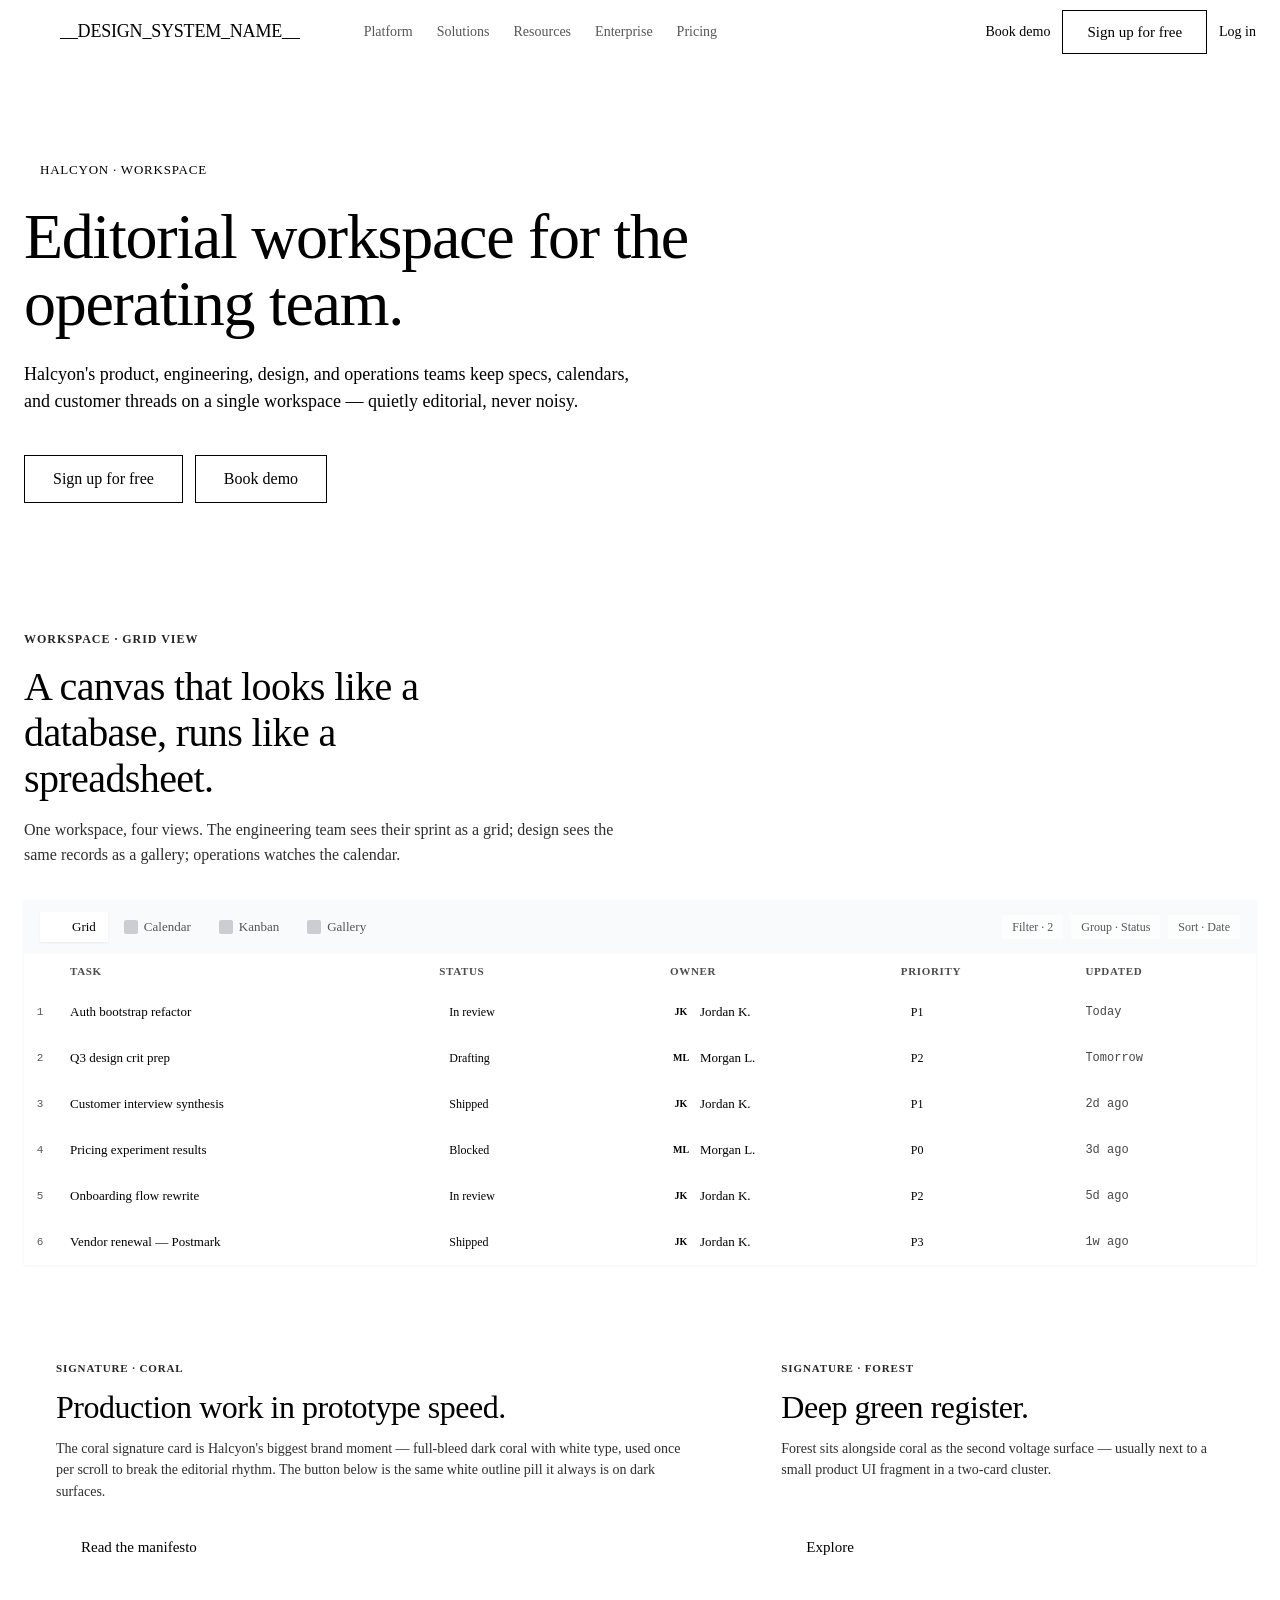
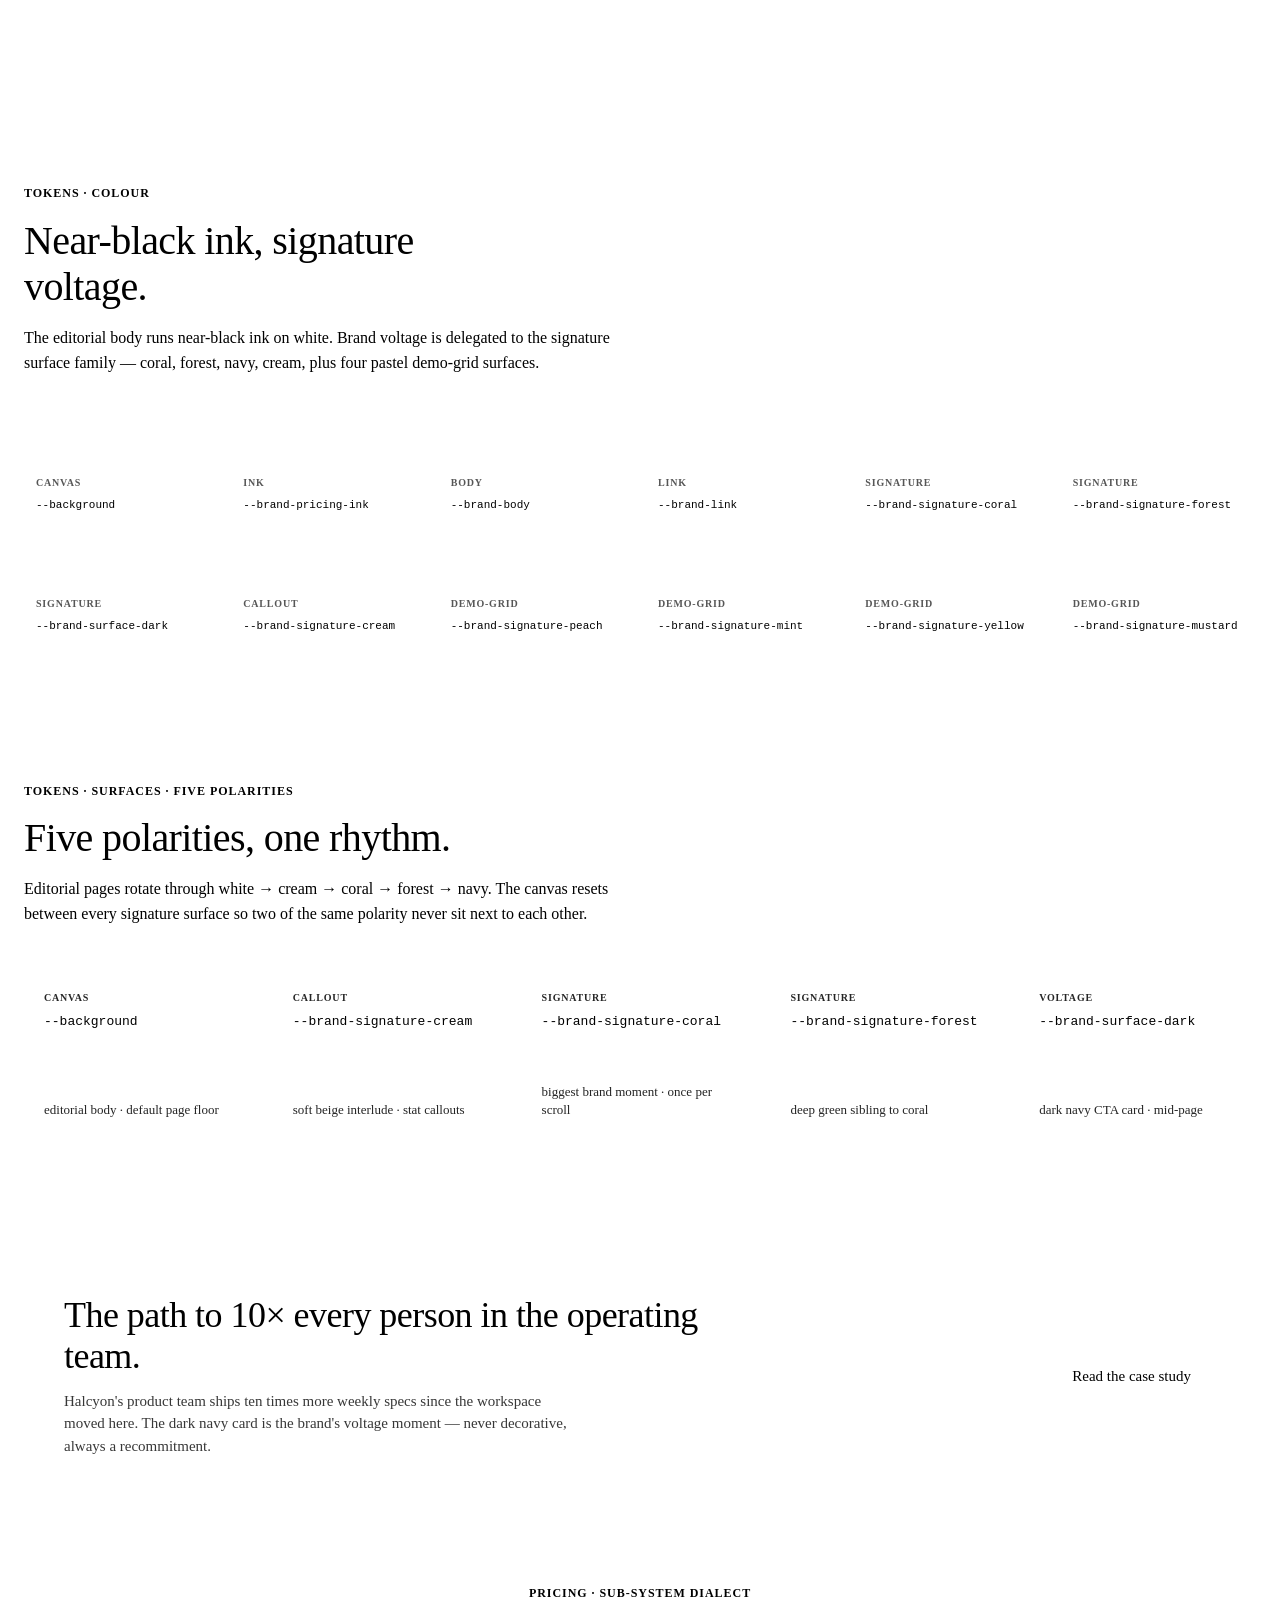
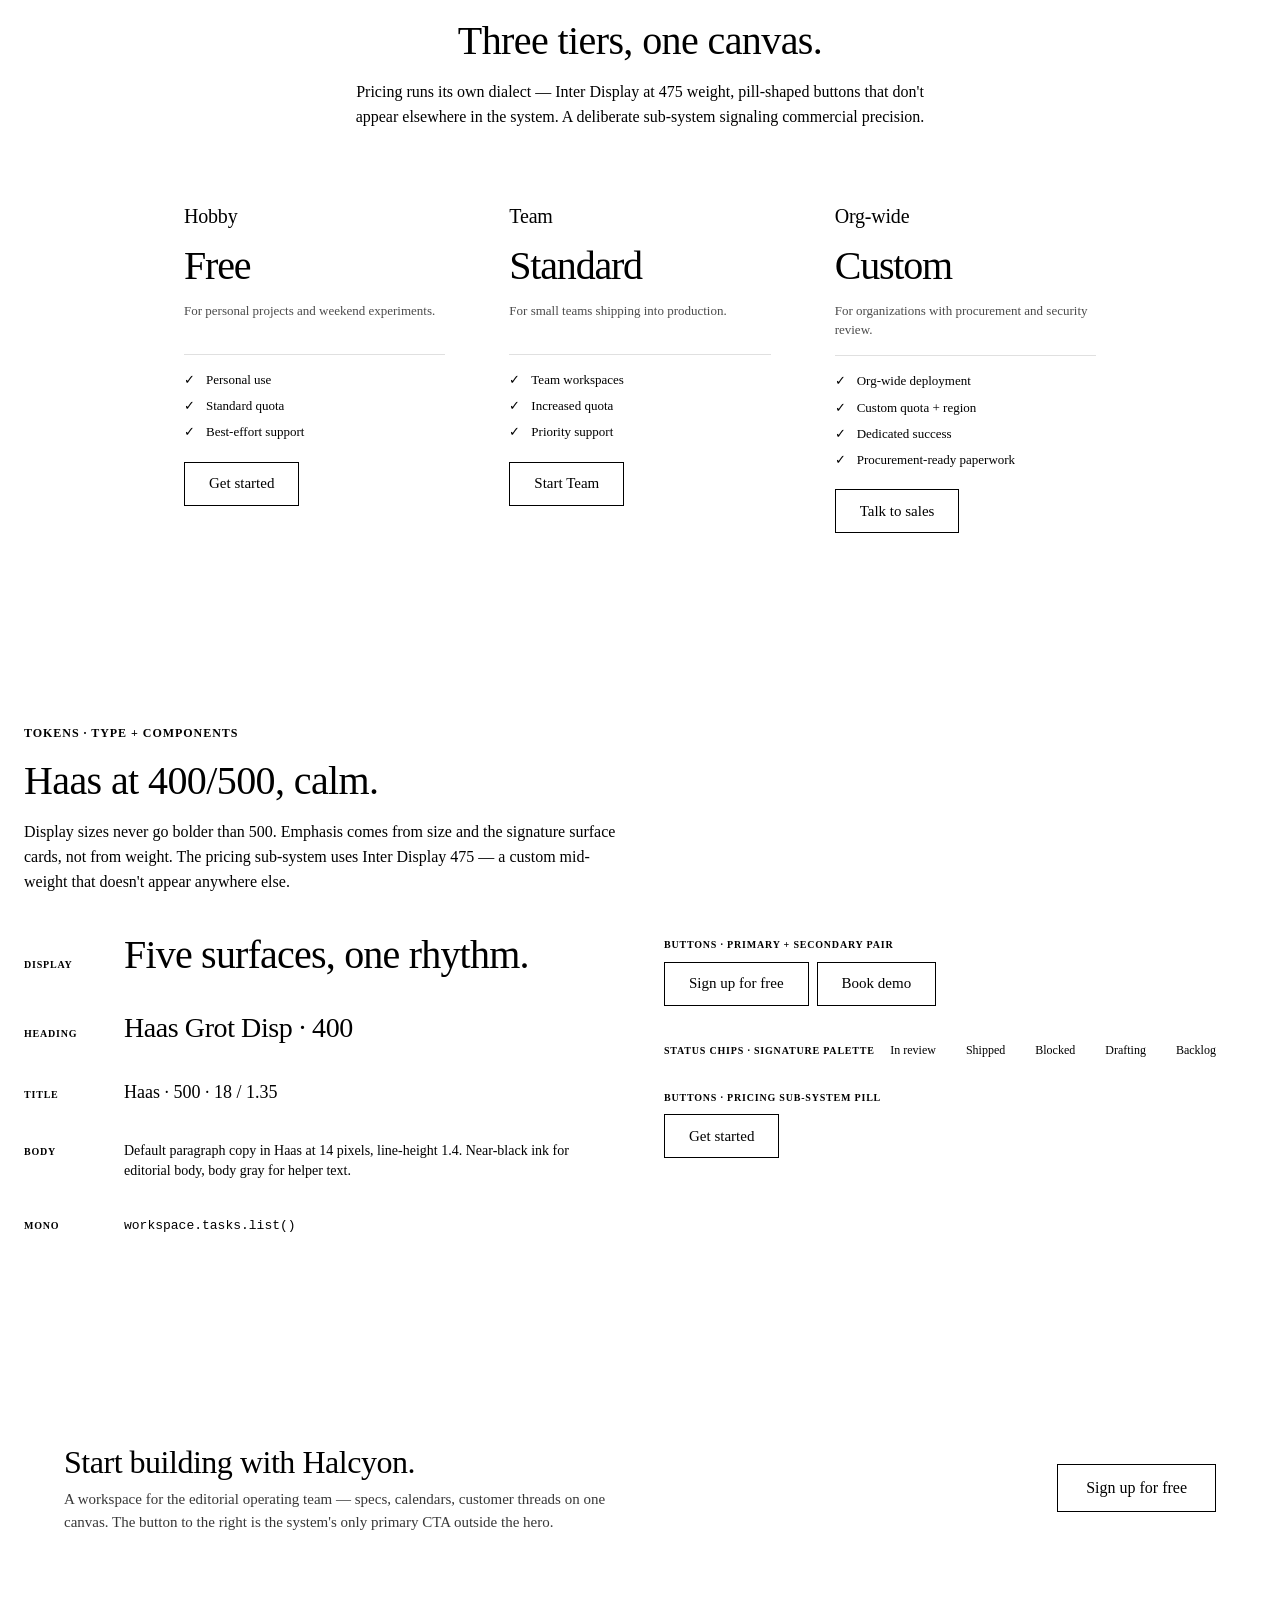
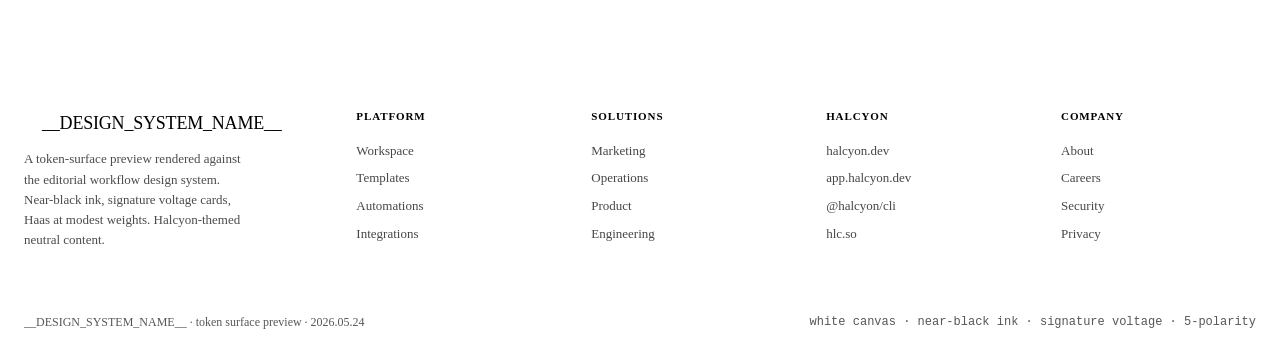
<file: .agents/skills/visualize/design-systems/airtable-style/preview-template.html>
<!doctype html>
<html lang="en"__ROOT_ATTR__>
<head>
<meta charset="utf-8">
<meta name="viewport" content="width=device-width, initial-scale=1">
<title>__DESIGN_SYSTEM_NAME__ — preview</title>
<link rel="icon" href="data:image/svg+xml,%3Csvg xmlns='http://www.w3.org/2000/svg' viewBox='0 0 32 32'%3E%3Crect width='32' height='32' rx='6' fill='%23181d26'/%3E%3Crect x='6' y='14' width='6' height='6' rx='1' fill='%23fcab79'/%3E%3Crect x='14' y='14' width='6' height='6' rx='1' fill='%23a8d8c4'/%3E%3Crect x='22' y='14' width='4' height='6' rx='1' fill='%23f4d35e'/%3E%3C/svg%3E">
<meta property="og:title" content="__DESIGN_SYSTEM_NAME__ — token-surface preview">
<meta property="og:description" content="Brand-style design-system preview from visualize. Editorial workflow software — white canvas + near-black ink + full-bleed signature cards in coral / forest / dark navy + cream callout band + pastel demo-grid surfaces. Haas at modest weights.">
<meta name="twitter:card" content="summary">

<link rel="preconnect" href="https://fonts.googleapis.com">
<link rel="preconnect" href="https://fonts.gstatic.com" crossorigin>
<link href="https://fonts.googleapis.com/css2?family=Inter+Display:wght@400;475;500;575&family=Inter:wght@400;500&display=swap" rel="stylesheet">

<style>
/* === Design-system tokens (inlined from design-systems/__DESIGN_SYSTEM_NAME__/tokens.css) === */
/* __TOKENS_PLACEHOLDER__ */
</style>

<style>
/* === Preview fixture styles (inlined from preview-kit/fixture-styles/) === */
/* __COMPONENTS_PLACEHOLDER__ */
</style>

<style>
/* === Airtable-style preview shell — editorial workflow surface.
   White canvas + near-black ink (Haas at 400/500, never bolder than
   500). Brand voltage from full-bleed signature cards in coral /
   forest / dark navy + cream callout + pastel demo-grid surfaces.
   No atmospheric gradient on the hero, no hover styling. Pricing
   sub-system runs Inter Display + pill buttons as a deliberate
   dialect. Halcyon-themed neutral content. */

*, *::before, *::after { box-sizing: border-box; }
html, body { margin: 0; padding: 0; }

body {
  background: var(--background);
  color: var(--foreground);
  font-family: var(--font-sans);
  font-feature-settings: "kern", "liga";
  font-size: 14px;
  font-weight: 400;
  line-height: 1.4;
  -webkit-font-smoothing: antialiased;
  text-rendering: optimizeLegibility;
}

/* -- Always-white signature canvas (database tile, pricing tiles).
 * Locked white in both polarities via --brand-canvas-light pattern
 * so the signature surface — Airtable's defining white workspace —
 * stays its registered polarity regardless of viewer theme. */
.canvas-white {
  background: oklch(1 0 0);
  color: var(--brand-pricing-ink);
}
.canvas-white .section-title,
.canvas-white .section-lede,
.canvas-white .section-eyebrow {
  color: var(--brand-pricing-ink);
}
.canvas-white .section-lede { opacity: 0.82; }
.canvas-white .section-eyebrow { opacity: 0.85; }

/* -- Always-cream callout surface ("The path to 10× ...") -- */
.canvas-cream {
  background: var(--brand-signature-cream);
  color: var(--brand-pricing-ink);
}
.canvas-cream .section-title,
.canvas-cream .section-lede,
.canvas-cream .section-eyebrow {
  color: var(--brand-pricing-ink);
}
.canvas-cream .section-lede { opacity: 0.85; }
.canvas-cream .section-eyebrow { opacity: 0.85; }

/* -- Always-navy signature card surface (mid-page CTA voltage) -- */
.canvas-navy {
  background: var(--brand-surface-dark);
  color: var(--brand-on-dark);
}

/* -- Top nav (light, always white per DESIGN.md "nav stays light on
 *    every page" — even over signature dark sections) -- */
.topnav {
  background: oklch(1 0 0);
  border-bottom: 1px solid var(--border);
  height: 64px;
  display: flex;
  align-items: center;
}
.topnav-inner {
  max-width: 1280px;
  width: 100%;
  margin: 0 auto;
  padding: 0 1.5rem;
  display: flex;
  align-items: center;
  justify-content: space-between;
  gap: 2rem;
}
.brand-mark {
  display: inline-flex;
  align-items: center;
  gap: 0.5rem;
  font-family: var(--font-sans);
  font-size: 18px;
  font-weight: 500;
  letter-spacing: -0.2px;
  color: var(--brand-pricing-ink);
  text-decoration: none;
}
.brand-glyph {
  width: 28px;
  height: 28px;
  border-radius: var(--radius-sm);
  background: var(--brand-pricing-ink);
  display: inline-grid;
  grid-template-columns: 1fr 1fr;
  gap: 2px;
  padding: 4px;
}
.brand-glyph::before,
.brand-glyph::after {
  content: "";
  border-radius: 1px;
}
.brand-glyph::before { background: var(--brand-signature-peach); }
.brand-glyph::after  { background: var(--brand-signature-mint); }
.brand-glyph-cell { background: var(--brand-signature-yellow); border-radius: 1px; }
.topnav-links {
  display: flex;
  gap: 1.5rem;
  font-size: 14px;
  font-weight: 400;
  flex: 1;
  margin-left: 2rem;
  /* Always-dark ink with opacity rather than --brand-body, because the
   * topnav is polarity-locked white — --brand-body lifts in dark and
   * would be light-gray on white. */
  color: var(--brand-pricing-ink);
  opacity: 0.66;
}
.topnav-links:hover { opacity: 1; }
.topnav-links a { color: inherit; text-decoration: none; }
.topnav-links a:hover { color: var(--brand-pricing-ink); }
.topnav-actions {
  display: flex;
  gap: 0.75rem;
  align-items: center;
  font-size: 14px;
}
.topnav-actions a {
  color: var(--brand-pricing-ink);
  text-decoration: none;
  font-weight: 500;
}
@media (max-width: 900px) { .topnav-links { display: none; } }

/* -- Buttons (44 px touch, 12 px radius primary) -- */
.btn {
  display: inline-flex;
  align-items: center;
  justify-content: center;
  gap: 0.5rem;
  min-height: 44px;
  padding: 0 1.5rem;
  border-radius: var(--radius-lg);
  font-family: var(--font-sans);
  font-size: 15px;
  font-weight: 500;
  line-height: 1;
  letter-spacing: 0;
  border: 1px solid transparent;
  cursor: pointer;
  text-decoration: none;
  transition: background 120ms ease, color 120ms ease, border-color 120ms ease;
  white-space: nowrap;
}
.btn:focus-visible {
  outline: 2px solid var(--brand-info-border);
  outline-offset: 3px;
}
/* Primary: near-black filled pill on white surfaces. Polarity-locked
 * via --brand-pricing-ink (always near-black) so the primary CTA
 * keeps its brand register on both light and dark editorial canvases. */
.btn[data-variant="primary"] {
  background: var(--brand-pricing-ink);
  color: var(--brand-on-dark);
  border-color: var(--brand-pricing-ink);
}
.btn[data-variant="primary"]:hover { background: var(--brand-primary-active); border-color: var(--brand-primary-active); }
/* Secondary: white outlined, paired with primary. Locked white via
 * --brand-canvas-light tokens so it stays white in both polarities. */
.btn[data-variant="secondary"] {
  background: oklch(1 0 0);
  color: var(--brand-pricing-ink);
  border-color: var(--brand-pricing-ink);
}
.btn[data-variant="secondary"]:hover { background: var(--brand-pricing-ink); color: var(--brand-on-dark); }
/* On-dark variant: still white pill but used on signature coral /
 * forest / dark navy cards. */
.btn[data-variant="on-dark"] {
  background: oklch(1 0 0);
  color: var(--brand-pricing-ink);
  border-color: oklch(1 0 0);
}
.btn[data-variant="ghost"] {
  background: transparent;
  color: var(--brand-pricing-ink);
  border-color: transparent;
}
/* Pricing pill — sub-system signal, only used inside pricing block. */
.btn[data-variant="pricing-pill"] {
  background: oklch(1 0 0);
  color: var(--brand-pricing-ink);
  border-color: var(--brand-pricing-ink);
  border-radius: var(--brand-radius-pill);
  padding: 0 1.5rem;
  font-family: var(--font-display);
  font-weight: 475;
}
.btn[data-variant="pricing-pill"]:hover { background: var(--brand-pricing-ink); color: var(--brand-on-dark); }
.btn[data-size="lg"] { min-height: 48px; padding: 0 1.75rem; font-size: 16px; }

@media (prefers-reduced-motion: reduce) {
  .btn { transition: none; }
}

/* -- Hero (white canvas, no atmospheric backdrop — per the brand's
 *    "trust whitespace as the hero atmosphere" rule). -- */
.hero {
  padding: 6rem 1.5rem 4rem;
}
.hero-inner {
  max-width: 1280px;
  margin: 0 auto;
}
.hero-eyebrow {
  display: inline-flex;
  align-items: center;
  gap: 0.5rem;
  font-family: var(--font-sans);
  font-size: 13px;
  font-weight: 500;
  letter-spacing: 0.06em;
  text-transform: uppercase;
  color: var(--brand-body);
  margin: 0 0 1.5rem;
}
.hero-eyebrow-dot {
  width: 8px;
  height: 8px;
  border-radius: 50%;
  background: var(--brand-signature-coral);
}
.hero-display {
  font-family: var(--font-display);
  font-size: clamp(2.5rem, 5.5vw, 4rem);
  font-weight: 400;
  line-height: 1.05;
  letter-spacing: -0.02em;
  color: var(--foreground);
  margin: 0 0 1.5rem;
  max-width: 22ch;
}
.hero-lede {
  font-family: var(--font-sans);
  font-size: 18px;
  font-weight: 400;
  line-height: 1.5;
  color: var(--brand-body);
  max-width: 38rem;
  margin: 0 0 2.5rem;
}
.hero-ctas {
  display: flex;
  gap: 0.75rem;
  flex-wrap: wrap;
}

/* -- Signature database table — Airtable's defining surface --
 * Locked to .canvas-white so the grid stays its registered polarity
 * (white tile, near-black ink) regardless of viewer theme. */
.db-shell {
  border-radius: var(--radius-lg);
  border: 1px solid var(--border);
  background: oklch(1 0 0);
  overflow: hidden;
  box-shadow: 0 1px 3px hsl(0 0% 0% / 0.05);
}
.db-tabs {
  display: flex;
  align-items: center;
  gap: 0.25rem;
  padding: 0.75rem 1rem;
  border-bottom: 1px solid var(--border);
  background: var(--brand-surface-strong);
  background: oklch(0.9842 0.0034 247.8578);
  font-family: var(--font-sans);
  font-size: 13px;
  color: var(--brand-pricing-ink);
  opacity: 1;
}
.db-tab {
  display: inline-flex;
  align-items: center;
  gap: 0.375rem;
  padding: 0.375rem 0.75rem;
  border-radius: var(--radius-sm);
  font-weight: 500;
  color: var(--brand-pricing-ink);
  opacity: 0.66;
  cursor: pointer;
}
.db-tab[data-active] {
  background: oklch(1 0 0);
  opacity: 1;
  box-shadow: 0 1px 2px hsl(0 0% 0% / 0.06);
}
.db-tab-glyph {
  display: inline-block;
  width: 14px;
  height: 14px;
  border-radius: 2px;
}
.db-tab[data-active] .db-tab-glyph { background: var(--brand-signature-coral); }
.db-tab:not([data-active]) .db-tab-glyph { background: oklch(0.78 0.01 262); }
.db-toolbar {
  margin-left: auto;
  display: flex;
  gap: 0.5rem;
  font-family: var(--font-sans);
  font-size: 12px;
  font-weight: 500;
  color: var(--brand-pricing-ink);
  opacity: 0.66;
}
.db-toolbar-chip {
  padding: 0.25rem 0.625rem;
  border-radius: var(--radius-sm);
  background: oklch(1 0 0);
  border: 1px solid var(--border);
}
.db-grid {
  display: grid;
  grid-template-columns: 32px 2fr 1.25fr 1.25fr 1fr 1fr;
  font-family: var(--font-sans);
  font-size: 13px;
  color: var(--brand-pricing-ink);
}
.db-header {
  display: contents;
}
.db-header > div {
  padding: 0.625rem 0.875rem;
  font-size: 11px;
  font-weight: 600;
  letter-spacing: 0.06em;
  text-transform: uppercase;
  color: var(--brand-pricing-ink);
  opacity: 0.7;
  border-bottom: 1px solid var(--border);
  background: oklch(1 0 0);
}
.db-row {
  display: contents;
}
.db-row > div {
  padding: 0.75rem 0.875rem;
  border-bottom: 1px solid var(--border);
  background: oklch(1 0 0);
  display: flex;
  align-items: center;
  gap: 0.5rem;
}
.db-row:last-child > div { border-bottom: none; }
.db-row-index {
  font-family: ui-monospace, Menlo, monospace;
  font-size: 11px;
  color: var(--brand-pricing-ink);
  opacity: 0.65;
  justify-content: center;
}
.db-row-name { font-weight: 500; }
.db-chip {
  display: inline-flex;
  align-items: center;
  gap: 0.375rem;
  padding: 0.125rem 0.625rem;
  border-radius: var(--brand-radius-pill);
  font-size: 12px;
  font-weight: 500;
  color: var(--brand-pricing-ink);
}
.db-chip[data-tone="peach"]   { background: var(--brand-signature-peach); }
.db-chip[data-tone="mint"]    { background: var(--brand-signature-mint); }
.db-chip[data-tone="yellow"]  { background: var(--brand-signature-yellow); }
.db-chip[data-tone="mustard"] { background: var(--brand-signature-mustard); color: var(--brand-pricing-ink); }
.db-chip[data-tone="coral"]   { background: var(--brand-signature-coral); color: var(--brand-on-dark); }
.db-chip[data-tone="cream"]   { background: var(--brand-signature-cream); }
.db-avatar {
  width: 22px;
  height: 22px;
  border-radius: 50%;
  font-size: 10px;
  font-weight: 600;
  display: inline-grid;
  place-items: center;
  color: var(--brand-on-dark);
}
.db-avatar[data-tone="coral"] { background: var(--brand-signature-coral); }
.db-avatar[data-tone="forest"] { background: var(--brand-signature-forest); }
.db-avatar[data-tone="navy"]   { background: var(--brand-surface-dark); }
.db-date {
  font-family: ui-monospace, Menlo, monospace;
  font-size: 12px;
  opacity: 0.72;
}

.signature-section {
  padding: 4rem 1.5rem 6rem;
}
.signature-inner {
  max-width: 1280px;
  margin: 0 auto;
  display: flex;
  flex-direction: column;
  gap: 2rem;
}
.signature-header {
  max-width: 40rem;
}

/* -- Section frame -- */
.section {
  padding: 5rem 1.5rem;
}
.section[data-tight] { padding: 3.5rem 1.5rem; }
.section-inner { max-width: 1280px; margin: 0 auto; }
.section-header { max-width: 40rem; margin-bottom: 2.5rem; }
.section-header[data-center] { text-align: center; margin-left: auto; margin-right: auto; }
.section-eyebrow {
  font-family: var(--font-sans);
  font-size: 12px;
  font-weight: 600;
  letter-spacing: 0.08em;
  text-transform: uppercase;
  color: var(--brand-body);
  margin: 0 0 1rem;
}
.section-title {
  font-family: var(--font-display);
  font-size: clamp(1.75rem, 3.5vw, 2.5rem);
  font-weight: 400;
  letter-spacing: -0.015em;
  line-height: 1.15;
  color: var(--foreground);
  margin: 0 0 1rem;
  max-width: 22ch;
}
.section-header[data-center] .section-title { margin-left: auto; margin-right: auto; }
.section-lede {
  font-size: 16px;
  line-height: 1.55;
  color: var(--brand-body);
  margin: 0;
  max-width: 38rem;
}
.section-header[data-center] .section-lede { margin-left: auto; margin-right: auto; }

/* -- Token-demo: color swatch grid -- */
.swatch-grid {
  display: grid;
  grid-template-columns: repeat(auto-fill, minmax(11rem, 1fr));
  gap: 0.75rem;
}
.swatch {
  border: 1px solid var(--border);
  border-radius: var(--radius-md);
  padding: 0.75rem;
  background: oklch(1 0 0);
  display: flex;
  flex-direction: column;
  gap: 0.5rem;
  color: var(--brand-pricing-ink);
}
.swatch-chip {
  height: 2.5rem;
  border-radius: var(--brand-radius-xs);
  border: 1px solid var(--border);
}
.swatch-name {
  font-family: ui-monospace, Menlo, monospace;
  font-size: 11px;
  color: var(--brand-pricing-ink);
}
.swatch-role {
  font-family: var(--font-sans);
  font-size: 10px;
  font-weight: 600;
  letter-spacing: 0.08em;
  text-transform: uppercase;
  /* Swatch tiles are polarity-locked white via .canvas-white parent +
   * the explicit oklch(1 0 0) bg above. Use always-dark ink, not
   * --brand-body (which lifts in dark and would invert against white). */
  color: var(--brand-pricing-ink);
  opacity: 0.66;
}

/* -- Token-demo: surface ladder (5 surfaces — Airtable's full polarity) -- */
.ladder {
  display: grid;
  grid-template-columns: repeat(5, 1fr);
  gap: 0.75rem;
}
@media (max-width: 1080px) { .ladder { grid-template-columns: repeat(3, 1fr); } }
@media (max-width: 640px) { .ladder { grid-template-columns: repeat(2, 1fr); } }
.ladder-step {
  border-radius: var(--radius-md);
  padding: 1.5rem 1.25rem;
  display: flex;
  flex-direction: column;
  gap: 0.5rem;
  min-height: 11rem;
  border: 1px solid var(--border);
}
/* Polarity-locked 5-surface demo. Each card shows a fixed brand-palette
 * value regardless of viewer theme. */
.ladder-step[data-step="white"]  { background: oklch(1 0 0); color: var(--brand-pricing-ink); }
.ladder-step[data-step="cream"]  { background: var(--brand-signature-cream); color: var(--brand-pricing-ink); }
.ladder-step[data-step="coral"]  { background: var(--brand-signature-coral); color: var(--brand-on-dark); border-color: var(--brand-signature-coral); }
.ladder-step[data-step="forest"] { background: var(--brand-signature-forest); color: var(--brand-on-dark); border-color: var(--brand-signature-forest); }
.ladder-step[data-step="navy"]   { background: var(--brand-surface-dark); color: var(--brand-on-dark); border-color: var(--brand-surface-dark); }
.ladder-num {
  font-family: var(--font-sans);
  font-size: 10px;
  font-weight: 600;
  letter-spacing: 0.08em;
  text-transform: uppercase;
  opacity: 0.85;
}
.ladder-name {
  font-family: ui-monospace, Menlo, monospace;
  font-size: 13px;
}
.ladder-role {
  font-size: 13px;
  opacity: 0.86;
  margin-top: auto;
  line-height: 1.4;
}

/* -- Pricing sub-system (Inter Display + pill buttons — deliberate
 *    dialect signaling commercial precision). Polarity-locked to
 *    white tiles + featured cream tier so the two-track read holds
 *    regardless of theme. -- */
.pricing-grid {
  display: grid;
  grid-template-columns: repeat(3, 1fr);
  gap: 1rem;
  max-width: 960px;
  margin: 0 auto;
}
@media (max-width: 880px) { .pricing-grid { grid-template-columns: 1fr; max-width: 32rem; } }
.pricing-card {
  background: oklch(1 0 0);
  border: 1px solid var(--border);
  border-radius: var(--radius-md);
  padding: 2rem 1.5rem;
  display: flex;
  flex-direction: column;
  gap: 1rem;
  color: var(--brand-pricing-ink);
}
.pricing-card[data-featured] {
  background: var(--brand-signature-cream);
  border-color: var(--brand-signature-cream);
}
.pricing-name {
  font-family: var(--font-display);
  font-size: 20px;
  font-weight: 475;
  letter-spacing: -0.01em;
  color: var(--brand-pricing-ink);
  margin: 0;
}
.pricing-price {
  font-family: var(--font-display);
  font-size: 40px;
  font-weight: 475;
  letter-spacing: -0.03em;
  color: var(--brand-pricing-ink);
  line-height: 1;
}
.pricing-tagline {
  font-size: 13px;
  color: var(--brand-pricing-ink);
  opacity: 0.7;
  margin: 0;
  line-height: 1.45;
  min-height: 2.8em;
}
.pricing-cta { margin-top: 0.25rem; }
.pricing-features {
  list-style: none;
  padding: 0;
  margin: 0;
  display: flex;
  flex-direction: column;
  gap: 0.5rem;
  border-top: 1px solid hsl(0 0% 0% / 0.12);
  padding-top: 1rem;
  font-size: 13px;
  color: var(--brand-pricing-ink);
}
.pricing-features li { display: flex; align-items: flex-start; gap: 0.5rem; }
.pricing-features li::before {
  content: "✓";
  color: var(--brand-pricing-ink);
  font-weight: 500;
  flex-shrink: 0;
  width: 14px;
}

/* -- Type + components row -- */
.split-row {
  display: grid;
  grid-template-columns: 1fr 1fr;
  gap: 3rem;
}
@media (max-width: 960px) { .split-row { grid-template-columns: 1fr; gap: 2rem; } }
.type-stack { display: flex; flex-direction: column; gap: 1.25rem; }
.type-row {
  display: grid;
  grid-template-columns: 5rem 1fr;
  gap: 1.25rem;
  align-items: baseline;
  padding-bottom: 1rem;
  border-bottom: 1px solid var(--border);
}
.type-row:last-child { border-bottom: none; padding-bottom: 0; }
.type-label {
  font-family: var(--font-sans);
  font-size: 10px;
  font-weight: 600;
  letter-spacing: 0.08em;
  text-transform: uppercase;
  color: var(--brand-body);
}
.type-display {
  font-family: var(--font-display);
  font-size: 40px;
  font-weight: 400;
  letter-spacing: -0.02em;
  line-height: 1.05;
  color: var(--foreground);
}
.type-heading {
  font-family: var(--font-display);
  font-size: 28px;
  font-weight: 400;
  letter-spacing: -0.015em;
  line-height: 1.15;
  color: var(--foreground);
}
.type-title {
  font-family: var(--font-sans);
  font-size: 18px;
  font-weight: 500;
  line-height: 1.35;
  color: var(--foreground);
}
.type-body { font-size: 14px; line-height: 1.45; color: var(--brand-body); }
.type-mono { font-family: ui-monospace, Menlo, monospace; font-size: 13px; color: var(--brand-body); }

.cmp-stack { display: flex; flex-direction: column; gap: 1.5rem; }
.cmp-row { display: flex; gap: 0.5rem; flex-wrap: wrap; align-items: center; }
.cmp-row-label {
  font-family: var(--font-sans);
  font-size: 10px;
  font-weight: 600;
  letter-spacing: 0.08em;
  text-transform: uppercase;
  color: var(--brand-body);
  width: 100%;
}
.cmp-chips {
  display: inline-flex;
  flex-wrap: wrap;
  gap: 0.375rem;
  align-items: center;
}
.cmp-chips .db-chip { padding: 0.25rem 0.75rem; }

/* -- Mid-page navy signature CTA (voltage moment, polarity-locked) -- */
.navy-cta {
  margin: 0 auto;
  max-width: 1280px;
  padding: 3rem 1.5rem 0;
}
.navy-cta-card {
  background: var(--brand-surface-dark);
  color: var(--brand-on-dark);
  border-radius: var(--radius-lg);
  padding: 3rem 2.5rem;
  display: grid;
  grid-template-columns: 1.4fr 1fr;
  gap: 2rem;
  align-items: center;
}
@media (max-width: 880px) { .navy-cta-card { grid-template-columns: 1fr; gap: 1.5rem; padding: 2.5rem 1.75rem; } }
.navy-cta-title {
  font-family: var(--font-display);
  font-size: clamp(1.75rem, 3vw, 2.25rem);
  font-weight: 400;
  letter-spacing: -0.015em;
  line-height: 1.15;
  color: var(--brand-on-dark);
  margin: 0 0 0.75rem;
}
.navy-cta-lede {
  font-size: 15px;
  line-height: 1.5;
  color: var(--brand-on-dark);
  opacity: 0.78;
  margin: 0;
  max-width: 32rem;
}
.navy-cta-actions { display: flex; gap: 0.625rem; flex-wrap: wrap; justify-content: flex-end; }
@media (max-width: 880px) { .navy-cta-actions { justify-content: flex-start; } }

/* -- Coral + forest signature pair, demo-grid style -- */
.signature-pair {
  display: grid;
  grid-template-columns: 1.4fr 1fr;
  gap: 1rem;
  margin-top: 1.5rem;
}
@media (max-width: 880px) { .signature-pair { grid-template-columns: 1fr; } }
.signature-card {
  border-radius: var(--radius-lg);
  padding: 2.5rem 2rem;
  display: flex;
  flex-direction: column;
  gap: 0.75rem;
  min-height: 18rem;
}
.signature-card[data-tone="coral"]  { background: var(--brand-signature-coral); color: var(--brand-on-dark); }
.signature-card[data-tone="forest"] { background: var(--brand-signature-forest); color: var(--brand-on-dark); }
.signature-card-eyebrow {
  font-family: var(--font-sans);
  font-size: 11px;
  font-weight: 600;
  letter-spacing: 0.08em;
  text-transform: uppercase;
  color: var(--brand-on-dark);
  opacity: 0.85;
}
.signature-card-title {
  font-family: var(--font-display);
  font-size: clamp(1.5rem, 2.6vw, 2rem);
  font-weight: 400;
  letter-spacing: -0.015em;
  line-height: 1.15;
  margin: 0;
}
.signature-card-body {
  font-size: 14px;
  line-height: 1.55;
  color: var(--brand-on-dark);
  opacity: 0.82;
  margin: 0;
  flex: 1;
}
.signature-card-cta { margin-top: 0.5rem; }

/* -- Light gray CTA band ("Start building with Halcyon"). The band's bg
 * (--brand-surface-strong) flips with theme (light gray ↔ dark gray), so
 * text uses --foreground so it flips alongside the surface. -- */
.cta-band {
  background: var(--brand-surface-strong);
  color: var(--foreground);
  border-radius: var(--radius-lg);
  padding: 3rem 2.5rem;
  display: flex;
  align-items: center;
  justify-content: space-between;
  gap: 2rem;
  flex-wrap: wrap;
}
.cta-band-text {
  display: flex;
  flex-direction: column;
  gap: 0.5rem;
  max-width: 36rem;
}
.cta-band-title {
  font-family: var(--font-display);
  font-size: clamp(1.5rem, 2.6vw, 2rem);
  font-weight: 400;
  letter-spacing: -0.015em;
  line-height: 1.15;
  margin: 0;
}
.cta-band-lede {
  font-size: 15px;
  line-height: 1.5;
  opacity: 0.78;
  margin: 0;
}

/* -- Footer (light, always-white per DESIGN.md) -- */
.footer {
  background: oklch(1 0 0);
  color: var(--brand-pricing-ink);
  border-top: 1px solid var(--border);
  padding: 3rem 1.5rem 2rem;
}
.footer-inner {
  max-width: 1280px;
  margin: 0 auto;
  display: grid;
  grid-template-columns: 1.5fr repeat(4, 1fr);
  gap: 2.5rem;
}
@media (max-width: 880px) { .footer-inner { grid-template-columns: repeat(2, 1fr); } }
.footer-brand-block { display: flex; flex-direction: column; gap: 0.75rem; max-width: 32ch; }
.footer-tagline {
  font-size: 13px;
  color: var(--brand-pricing-ink);
  opacity: 0.7;
  line-height: 1.55;
  margin: 0;
}
.footer-col-title {
  font-family: var(--font-sans);
  font-size: 11px;
  font-weight: 600;
  letter-spacing: 0.08em;
  text-transform: uppercase;
  color: var(--brand-pricing-ink);
  margin: 0 0 1rem;
}
.footer-list { list-style: none; padding: 0; margin: 0; display: flex; flex-direction: column; gap: 0.5rem; }
.footer-list a {
  font-size: 13px;
  color: var(--brand-pricing-ink);
  opacity: 0.72;
  text-decoration: none;
}
.footer-list a:hover { opacity: 1; }
.footer-legal {
  max-width: 1280px;
  margin: 2.5rem auto 0;
  padding-top: 1.5rem;
  border-top: 1px solid var(--border);
  display: flex;
  justify-content: space-between;
  flex-wrap: wrap;
  gap: 1rem;
  font-size: 12px;
  color: var(--brand-pricing-ink);
  opacity: 0.66;
}
.footer-legal-meta { font-family: ui-monospace, Menlo, monospace; }
</style>

</head>
<body>

<nav class="topnav" aria-label="Primary">
  <div class="topnav-inner">
    <a class="brand-mark" href="#">
      <span class="brand-glyph" aria-hidden="true">
        <span class="brand-glyph-cell"></span>
        <span class="brand-glyph-cell"></span>
      </span>
      __DESIGN_SYSTEM_NAME__
    </a>
    <div class="topnav-links">
      <a href="#">Platform</a>
      <a href="#">Solutions</a>
      <a href="#">Resources</a>
      <a href="#">Enterprise</a>
      <a href="#">Pricing</a>
    </div>
    <div class="topnav-actions">
      <a href="#">Book demo</a>
      <button class="btn" data-variant="primary" type="button">Sign up for free</button>
      <a href="#">Log in</a>
    </div>
  </div>
</nav>

<header class="hero" aria-label="Hero">
  <div class="hero-inner">
    <p class="hero-eyebrow"><span class="hero-eyebrow-dot" aria-hidden="true"></span>Halcyon · Workspace</p>
    <h1 class="hero-display">Editorial workspace for the operating team.</h1>
    <p class="hero-lede">Halcyon's product, engineering, design, and operations teams keep specs, calendars, and customer threads on a single workspace — quietly editorial, never noisy.</p>
    <div class="hero-ctas">
      <button class="btn" data-variant="primary" data-size="lg" type="button">Sign up for free</button>
      <button class="btn" data-variant="secondary" data-size="lg" type="button">Book demo</button>
    </div>
  </div>
</header>

<section class="signature-section canvas-white" aria-label="Database signature surface">
  <div class="signature-inner">
    <div class="signature-header">
      <p class="section-eyebrow">Workspace · Grid view</p>
      <h2 class="section-title">A canvas that looks like a database, runs like a spreadsheet.</h2>
      <p class="section-lede">One workspace, four views. The engineering team sees their sprint as a grid; design sees the same records as a gallery; operations watches the calendar.</p>
    </div>

    <div class="db-shell" role="figure" aria-label="Halcyon engineering tracker — grid view">
      <div class="db-tabs">
        <span class="db-tab" data-active><span class="db-tab-glyph"></span>Grid</span>
        <span class="db-tab"><span class="db-tab-glyph"></span>Calendar</span>
        <span class="db-tab"><span class="db-tab-glyph"></span>Kanban</span>
        <span class="db-tab"><span class="db-tab-glyph"></span>Gallery</span>
        <span class="db-toolbar">
          <span class="db-toolbar-chip">Filter · 2</span>
          <span class="db-toolbar-chip">Group · Status</span>
          <span class="db-toolbar-chip">Sort · Date</span>
        </span>
      </div>
      <div class="db-grid">
        <div class="db-header">
          <div></div>
          <div>Task</div>
          <div>Status</div>
          <div>Owner</div>
          <div>Priority</div>
          <div>Updated</div>
        </div>
        <div class="db-row">
          <div class="db-row-index">1</div>
          <div class="db-row-name">Auth bootstrap refactor</div>
          <div><span class="db-chip" data-tone="peach">In review</span></div>
          <div><span class="db-avatar" data-tone="coral">JK</span> Jordan K.</div>
          <div><span class="db-chip" data-tone="mint">P1</span></div>
          <div class="db-date">Today</div>
        </div>
        <div class="db-row">
          <div class="db-row-index">2</div>
          <div class="db-row-name">Q3 design crit prep</div>
          <div><span class="db-chip" data-tone="mustard">Drafting</span></div>
          <div><span class="db-avatar" data-tone="forest">ML</span> Morgan L.</div>
          <div><span class="db-chip" data-tone="cream">P2</span></div>
          <div class="db-date">Tomorrow</div>
        </div>
        <div class="db-row">
          <div class="db-row-index">3</div>
          <div class="db-row-name">Customer interview synthesis</div>
          <div><span class="db-chip" data-tone="mint">Shipped</span></div>
          <div><span class="db-avatar" data-tone="coral">JK</span> Jordan K.</div>
          <div><span class="db-chip" data-tone="mint">P1</span></div>
          <div class="db-date">2d ago</div>
        </div>
        <div class="db-row">
          <div class="db-row-index">4</div>
          <div class="db-row-name">Pricing experiment results</div>
          <div><span class="db-chip" data-tone="yellow">Blocked</span></div>
          <div><span class="db-avatar" data-tone="forest">ML</span> Morgan L.</div>
          <div><span class="db-chip" data-tone="coral">P0</span></div>
          <div class="db-date">3d ago</div>
        </div>
        <div class="db-row">
          <div class="db-row-index">5</div>
          <div class="db-row-name">Onboarding flow rewrite</div>
          <div><span class="db-chip" data-tone="peach">In review</span></div>
          <div><span class="db-avatar" data-tone="coral">JK</span> Jordan K.</div>
          <div><span class="db-chip" data-tone="cream">P2</span></div>
          <div class="db-date">5d ago</div>
        </div>
        <div class="db-row">
          <div class="db-row-index">6</div>
          <div class="db-row-name">Vendor renewal — Postmark</div>
          <div><span class="db-chip" data-tone="mint">Shipped</span></div>
          <div><span class="db-avatar" data-tone="navy">JK</span> Jordan K.</div>
          <div><span class="db-chip" data-tone="cream">P3</span></div>
          <div class="db-date">1w ago</div>
        </div>
      </div>
    </div>

    <div class="signature-pair">
      <article class="signature-card" data-tone="coral">
        <span class="signature-card-eyebrow">Signature · Coral</span>
        <h3 class="signature-card-title">Production work in prototype speed.</h3>
        <p class="signature-card-body">The coral signature card is Halcyon's biggest brand moment — full-bleed dark coral with white type, used once per scroll to break the editorial rhythm. The button below is the same white outline pill it always is on dark surfaces.</p>
        <div class="signature-card-cta"><button class="btn" data-variant="on-dark" type="button">Read the manifesto</button></div>
      </article>
      <article class="signature-card" data-tone="forest">
        <span class="signature-card-eyebrow">Signature · Forest</span>
        <h3 class="signature-card-title">Deep green register.</h3>
        <p class="signature-card-body">Forest sits alongside coral as the second voltage surface — usually next to a small product UI fragment in a two-card cluster.</p>
        <div class="signature-card-cta"><button class="btn" data-variant="on-dark" type="button">Explore</button></div>
      </article>
    </div>
  </div>
</section>

<section class="section" aria-label="Color tokens">
  <div class="section-inner">
    <div class="section-header">
      <p class="section-eyebrow">Tokens · Colour</p>
      <h2 class="section-title">Near-black ink, signature voltage.</h2>
      <p class="section-lede">The editorial body runs near-black ink on white. Brand voltage is delegated to the signature surface family — coral, forest, navy, cream, plus four pastel demo-grid surfaces.</p>
    </div>
    <div class="swatch-grid">
      <div class="swatch"><div class="swatch-chip" style="background: oklch(1 0 0);"></div><div class="swatch-role">Canvas</div><div class="swatch-name">--background</div></div>
      <div class="swatch"><div class="swatch-chip" style="background: var(--brand-pricing-ink);"></div><div class="swatch-role">Ink</div><div class="swatch-name">--brand-pricing-ink</div></div>
      <div class="swatch"><div class="swatch-chip" style="background: var(--brand-body);"></div><div class="swatch-role">Body</div><div class="swatch-name">--brand-body</div></div>
      <div class="swatch"><div class="swatch-chip" style="background: var(--brand-link);"></div><div class="swatch-role">Link</div><div class="swatch-name">--brand-link</div></div>
      <div class="swatch"><div class="swatch-chip" style="background: var(--brand-signature-coral);"></div><div class="swatch-role">Signature</div><div class="swatch-name">--brand-signature-coral</div></div>
      <div class="swatch"><div class="swatch-chip" style="background: var(--brand-signature-forest);"></div><div class="swatch-role">Signature</div><div class="swatch-name">--brand-signature-forest</div></div>
      <div class="swatch"><div class="swatch-chip" style="background: var(--brand-surface-dark);"></div><div class="swatch-role">Signature</div><div class="swatch-name">--brand-surface-dark</div></div>
      <div class="swatch"><div class="swatch-chip" style="background: var(--brand-signature-cream);"></div><div class="swatch-role">Callout</div><div class="swatch-name">--brand-signature-cream</div></div>
      <div class="swatch"><div class="swatch-chip" style="background: var(--brand-signature-peach);"></div><div class="swatch-role">Demo-grid</div><div class="swatch-name">--brand-signature-peach</div></div>
      <div class="swatch"><div class="swatch-chip" style="background: var(--brand-signature-mint);"></div><div class="swatch-role">Demo-grid</div><div class="swatch-name">--brand-signature-mint</div></div>
      <div class="swatch"><div class="swatch-chip" style="background: var(--brand-signature-yellow);"></div><div class="swatch-role">Demo-grid</div><div class="swatch-name">--brand-signature-yellow</div></div>
      <div class="swatch"><div class="swatch-chip" style="background: var(--brand-signature-mustard);"></div><div class="swatch-role">Demo-grid</div><div class="swatch-name">--brand-signature-mustard</div></div>
    </div>
  </div>
</section>

<section class="section" data-tight aria-label="Surface ladder">
  <div class="section-inner">
    <div class="section-header">
      <p class="section-eyebrow">Tokens · Surfaces · Five polarities</p>
      <h2 class="section-title">Five polarities, one rhythm.</h2>
      <p class="section-lede">Editorial pages rotate through white → cream → coral → forest → navy. The canvas resets between every signature surface so two of the same polarity never sit next to each other.</p>
    </div>
    <div class="ladder">
      <div class="ladder-step" data-step="white">
        <span class="ladder-num">Canvas</span>
        <span class="ladder-name">--background</span>
        <span class="ladder-role">editorial body · default page floor</span>
      </div>
      <div class="ladder-step" data-step="cream">
        <span class="ladder-num">Callout</span>
        <span class="ladder-name">--brand-signature-cream</span>
        <span class="ladder-role">soft beige interlude · stat callouts</span>
      </div>
      <div class="ladder-step" data-step="coral">
        <span class="ladder-num">Signature</span>
        <span class="ladder-name">--brand-signature-coral</span>
        <span class="ladder-role">biggest brand moment · once per scroll</span>
      </div>
      <div class="ladder-step" data-step="forest">
        <span class="ladder-num">Signature</span>
        <span class="ladder-name">--brand-signature-forest</span>
        <span class="ladder-role">deep green sibling to coral</span>
      </div>
      <div class="ladder-step" data-step="navy">
        <span class="ladder-num">Voltage</span>
        <span class="ladder-name">--brand-surface-dark</span>
        <span class="ladder-role">dark navy CTA card · mid-page</span>
      </div>
    </div>
  </div>
</section>

<div class="navy-cta">
  <div class="navy-cta-card canvas-navy" role="region" aria-label="Mid-page navy CTA">
    <div>
      <h3 class="navy-cta-title">The path to 10× every person in the operating team.</h3>
      <p class="navy-cta-lede">Halcyon's product team ships ten times more weekly specs since the workspace moved here. The dark navy card is the brand's voltage moment — never decorative, always a recommitment.</p>
    </div>
    <div class="navy-cta-actions">
      <button class="btn" data-variant="on-dark" type="button">Read the case study</button>
    </div>
  </div>
</div>

<section class="section" aria-label="Pricing">
  <div class="section-inner">
    <div class="section-header" data-center>
      <p class="section-eyebrow">Pricing · Sub-system dialect</p>
      <h2 class="section-title">Three tiers, one canvas.</h2>
      <p class="section-lede">Pricing runs its own dialect — Inter Display at 475 weight, pill-shaped buttons that don't appear elsewhere in the system. A deliberate sub-system signaling commercial precision.</p>
    </div>

    <div class="pricing-grid">
      <div class="pricing-card">
        <h3 class="pricing-name">Hobby</h3>
        <div class="pricing-price">Free</div>
        <p class="pricing-tagline">For personal projects and weekend experiments.</p>
        <ul class="pricing-features">
          <li>Personal use</li>
          <li>Standard quota</li>
          <li>Best-effort support</li>
        </ul>
        <div class="pricing-cta"><button class="btn" data-variant="pricing-pill" type="button">Get started</button></div>
      </div>

      <div class="pricing-card" data-featured>
        <h3 class="pricing-name">Team</h3>
        <div class="pricing-price">Standard</div>
        <p class="pricing-tagline">For small teams shipping into production.</p>
        <ul class="pricing-features">
          <li>Team workspaces</li>
          <li>Increased quota</li>
          <li>Priority support</li>
        </ul>
        <div class="pricing-cta"><button class="btn" data-variant="pricing-pill" type="button">Start Team</button></div>
      </div>

      <div class="pricing-card">
        <h3 class="pricing-name">Org-wide</h3>
        <div class="pricing-price">Custom</div>
        <p class="pricing-tagline">For organizations with procurement and security review.</p>
        <ul class="pricing-features">
          <li>Org-wide deployment</li>
          <li>Custom quota + region</li>
          <li>Dedicated success</li>
          <li>Procurement-ready paperwork</li>
        </ul>
        <div class="pricing-cta"><button class="btn" data-variant="pricing-pill" type="button">Talk to sales</button></div>
      </div>
    </div>
  </div>
</section>

<section class="section" aria-label="Typography and components">
  <div class="section-inner">
    <div class="section-header">
      <p class="section-eyebrow">Tokens · Type + components</p>
      <h2 class="section-title">Haas at 400/500, calm.</h2>
      <p class="section-lede">Display sizes never go bolder than 500. Emphasis comes from size and the signature surface cards, not from weight. The pricing sub-system uses Inter Display 475 — a custom mid-weight that doesn't appear anywhere else.</p>
    </div>

    <div class="split-row">
      <div class="type-stack">
        <div class="type-row"><span class="type-label">Display</span><span class="type-display">Five surfaces, one rhythm.</span></div>
        <div class="type-row"><span class="type-label">Heading</span><span class="type-heading">Haas Grot Disp · 400</span></div>
        <div class="type-row"><span class="type-label">Title</span><span class="type-title">Haas · 500 · 18 / 1.35</span></div>
        <div class="type-row"><span class="type-label">Body</span><span class="type-body">Default paragraph copy in Haas at 14 pixels, line-height 1.4. Near-black ink for editorial body, body gray for helper text.</span></div>
        <div class="type-row"><span class="type-label">Mono</span><span class="type-mono">workspace.tasks.list()</span></div>
      </div>

      <div class="cmp-stack">
        <div>
          <span class="cmp-row-label">Buttons · primary + secondary pair</span>
          <div class="cmp-row" style="margin-top:0.5rem;">
            <button class="btn" data-variant="primary" type="button">Sign up for free</button>
            <button class="btn" data-variant="secondary" type="button">Book demo</button>
          </div>
        </div>
        <div>
          <span class="cmp-row-label">Status chips · signature palette</span>
          <div class="cmp-chips" style="margin-top:0.5rem;">
            <span class="db-chip" data-tone="peach">In review</span>
            <span class="db-chip" data-tone="mint">Shipped</span>
            <span class="db-chip" data-tone="yellow">Blocked</span>
            <span class="db-chip" data-tone="mustard">Drafting</span>
            <span class="db-chip" data-tone="cream">Backlog</span>
          </div>
        </div>
        <div>
          <span class="cmp-row-label">Buttons · pricing sub-system pill</span>
          <div class="cmp-row" style="margin-top:0.5rem;">
            <button class="btn" data-variant="pricing-pill" type="button">Get started</button>
          </div>
        </div>
      </div>
    </div>
  </div>
</section>

<section class="section" aria-label="Light CTA banner">
  <div class="section-inner">
    <div class="cta-band">
      <div class="cta-band-text">
        <h3 class="cta-band-title">Start building with Halcyon.</h3>
        <p class="cta-band-lede">A workspace for the editorial operating team — specs, calendars, customer threads on one canvas. The button to the right is the system's only primary CTA outside the hero.</p>
      </div>
      <button class="btn" data-variant="primary" data-size="lg" type="button">Sign up for free</button>
    </div>
  </div>
</section>

<footer class="footer">
  <div class="footer-inner">
    <div class="footer-brand-block">
      <a class="brand-mark" href="#">
        <span class="brand-glyph" aria-hidden="true">
          <span class="brand-glyph-cell"></span>
          <span class="brand-glyph-cell"></span>
        </span>
        __DESIGN_SYSTEM_NAME__
      </a>
      <p class="footer-tagline">A token-surface preview rendered against the editorial workflow design system. Near-black ink, signature voltage cards, Haas at modest weights. Halcyon-themed neutral content.</p>
    </div>
    <div>
      <p class="footer-col-title">Platform</p>
      <ul class="footer-list"><li><a href="#">Workspace</a></li><li><a href="#">Templates</a></li><li><a href="#">Automations</a></li><li><a href="#">Integrations</a></li></ul>
    </div>
    <div>
      <p class="footer-col-title">Solutions</p>
      <ul class="footer-list"><li><a href="#">Marketing</a></li><li><a href="#">Operations</a></li><li><a href="#">Product</a></li><li><a href="#">Engineering</a></li></ul>
    </div>
    <div>
      <p class="footer-col-title">Halcyon</p>
      <ul class="footer-list"><li><a href="#">halcyon.dev</a></li><li><a href="#">app.halcyon.dev</a></li><li><a href="#">@halcyon/cli</a></li><li><a href="#">hlc.so</a></li></ul>
    </div>
    <div>
      <p class="footer-col-title">Company</p>
      <ul class="footer-list"><li><a href="#">About</a></li><li><a href="#">Careers</a></li><li><a href="#">Security</a></li><li><a href="#">Privacy</a></li></ul>
    </div>
  </div>
  <div class="footer-legal">
    <span>__DESIGN_SYSTEM_NAME__ · token surface preview · 2026.05.24</span>
    <span class="footer-legal-meta">white canvas · near-black ink · signature voltage · 5-polarity</span>
  </div>
</footer>

</body>
</html>
</file>
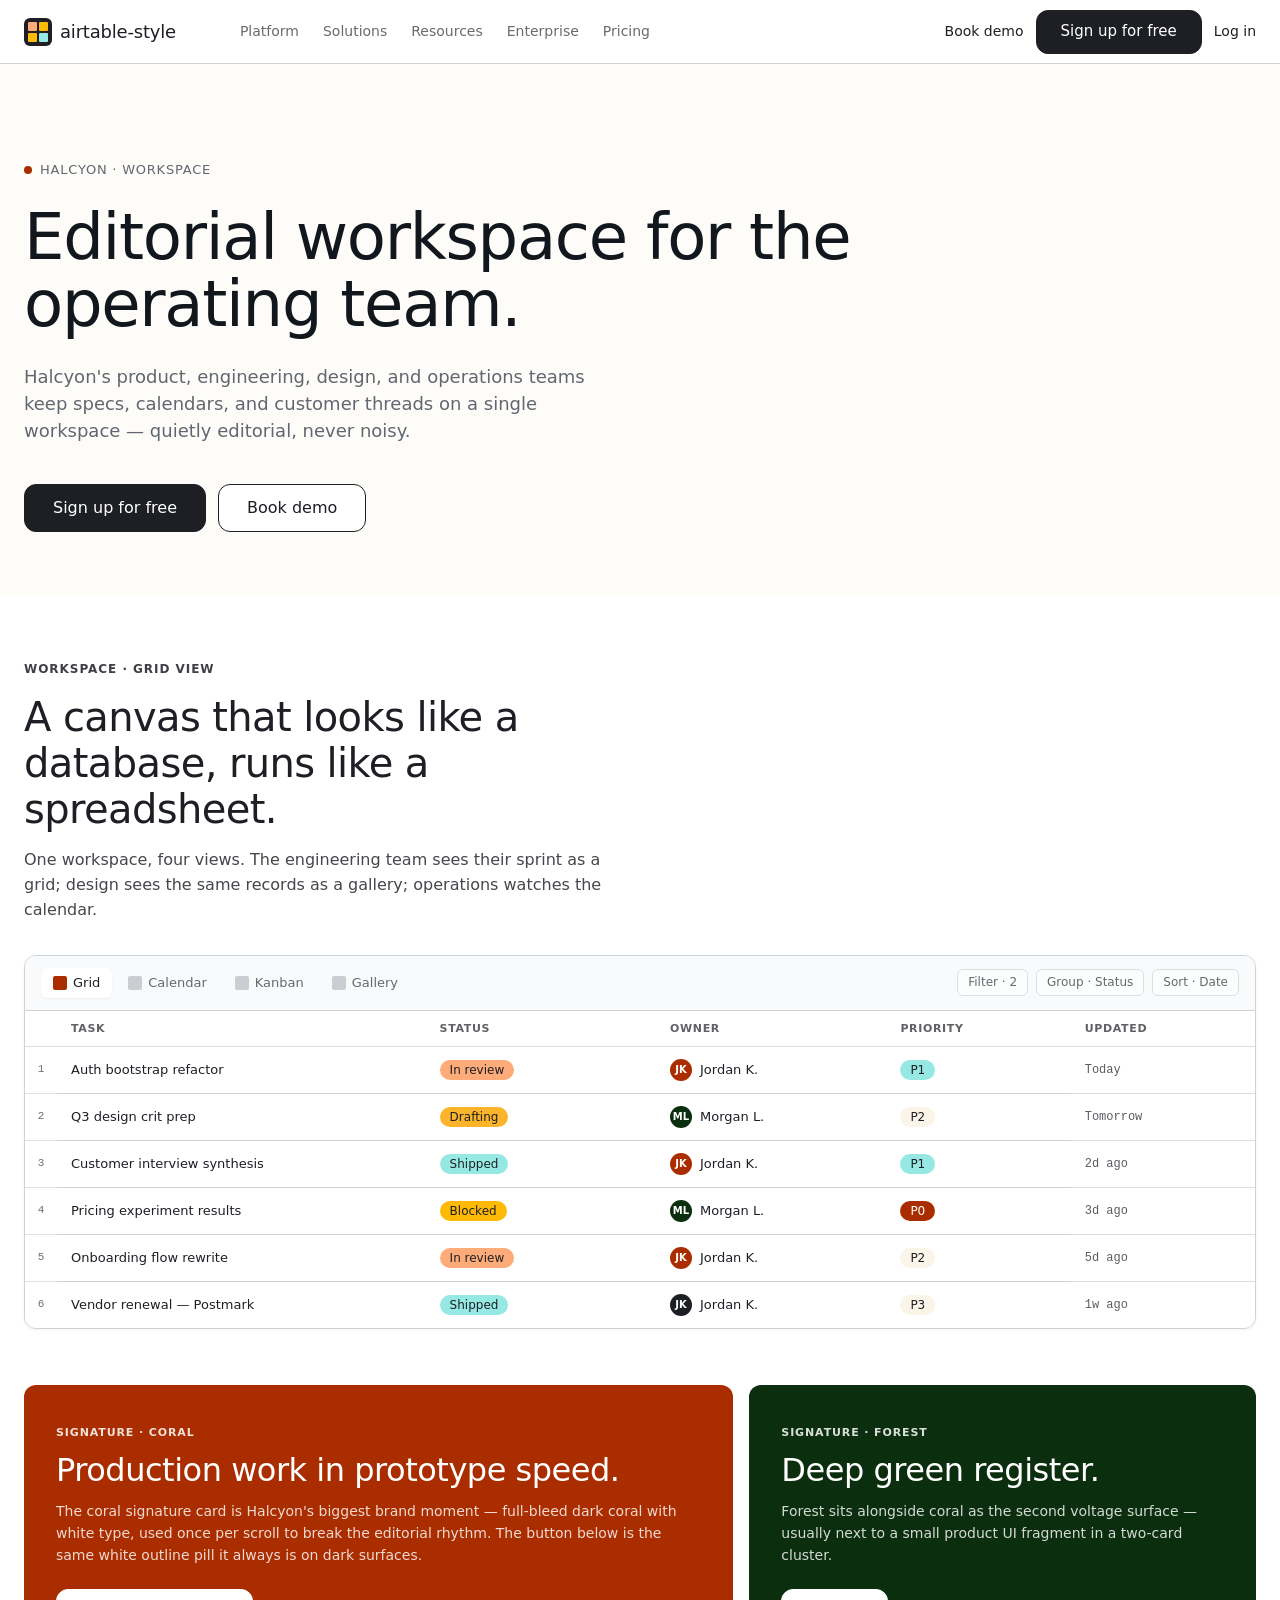
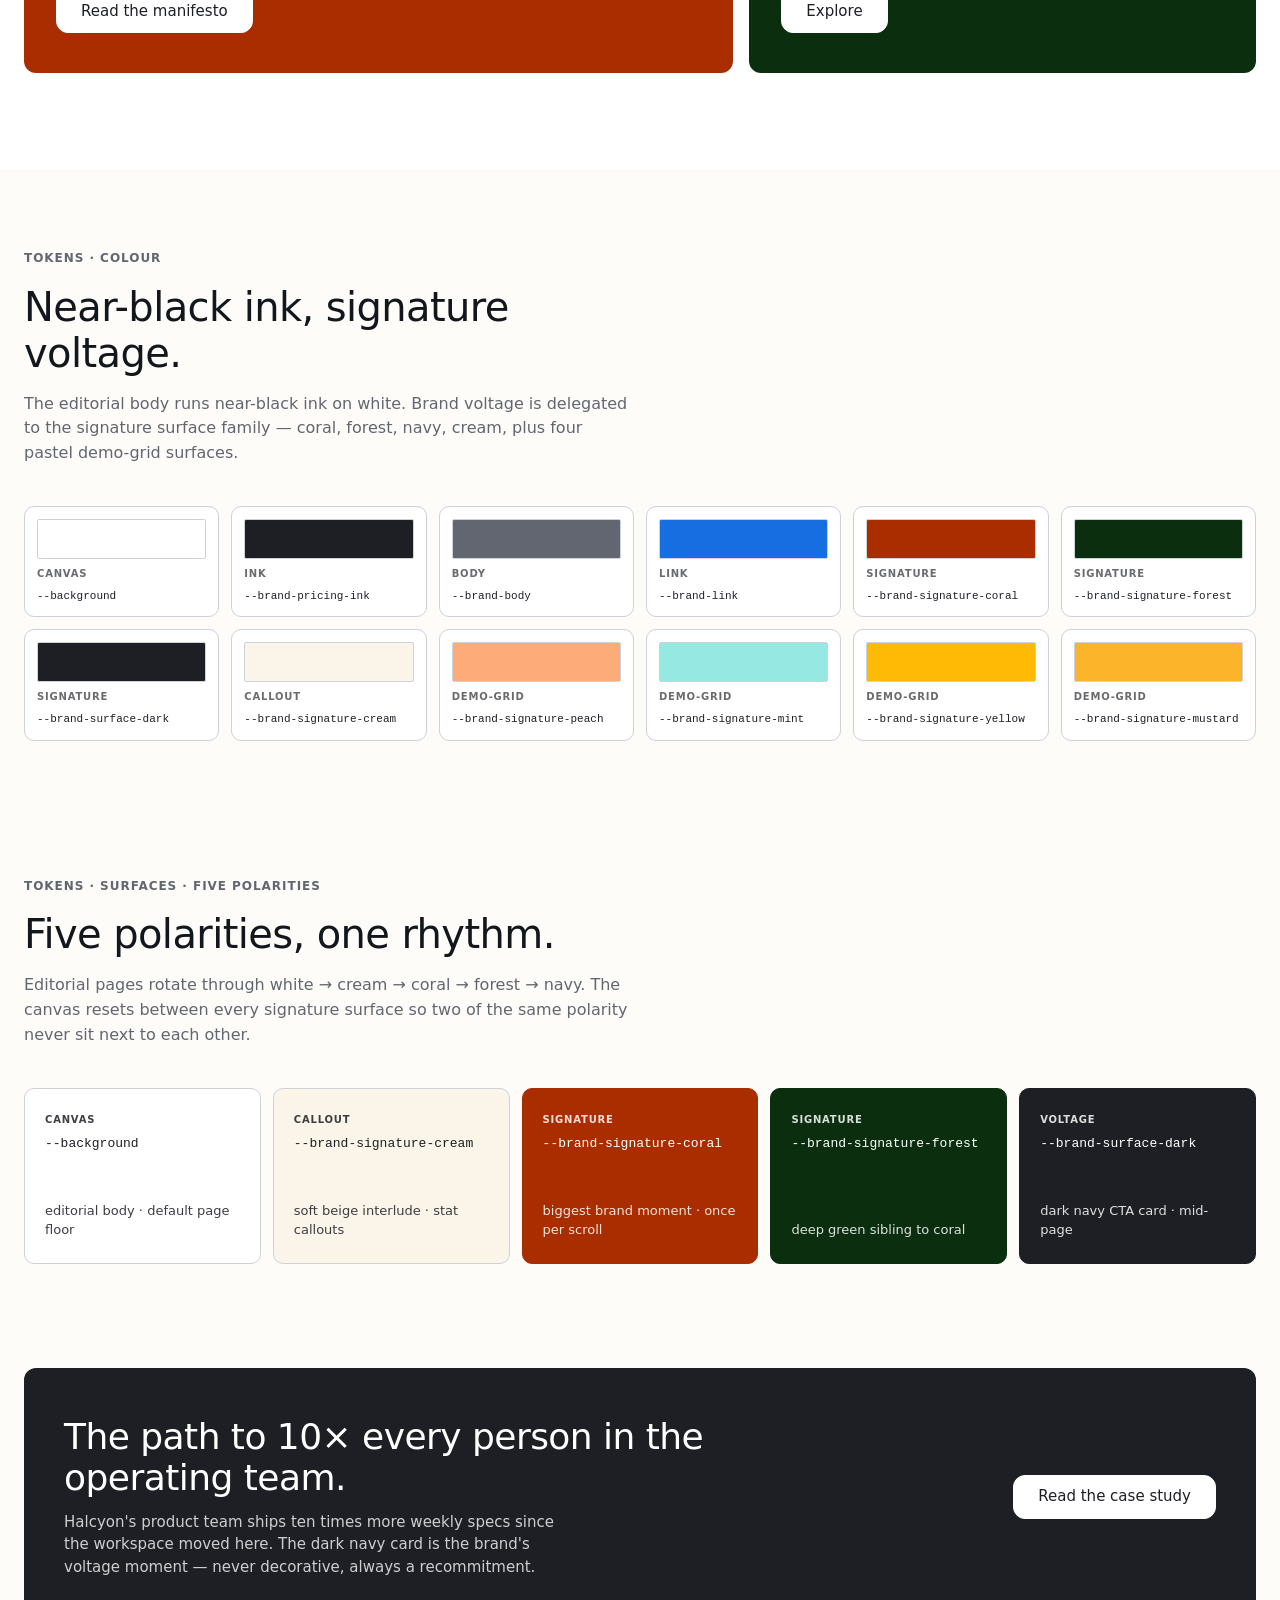
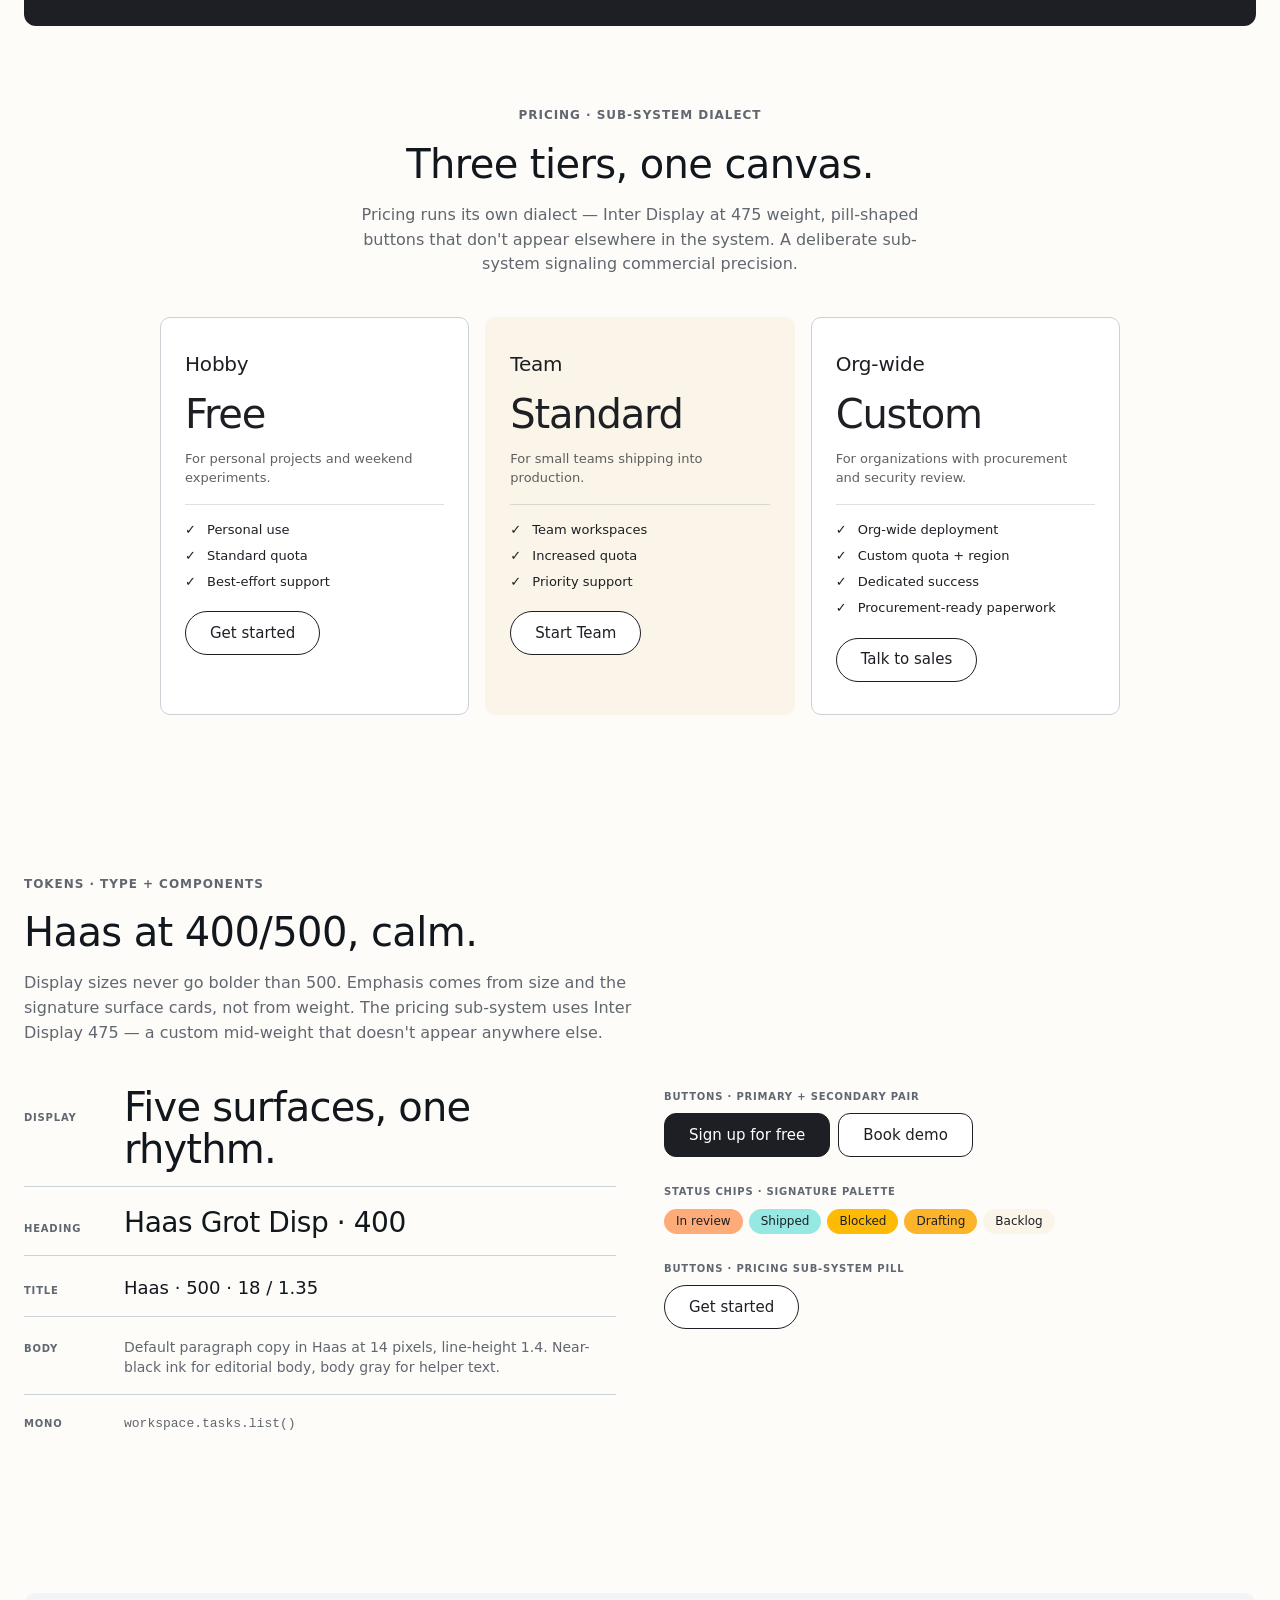
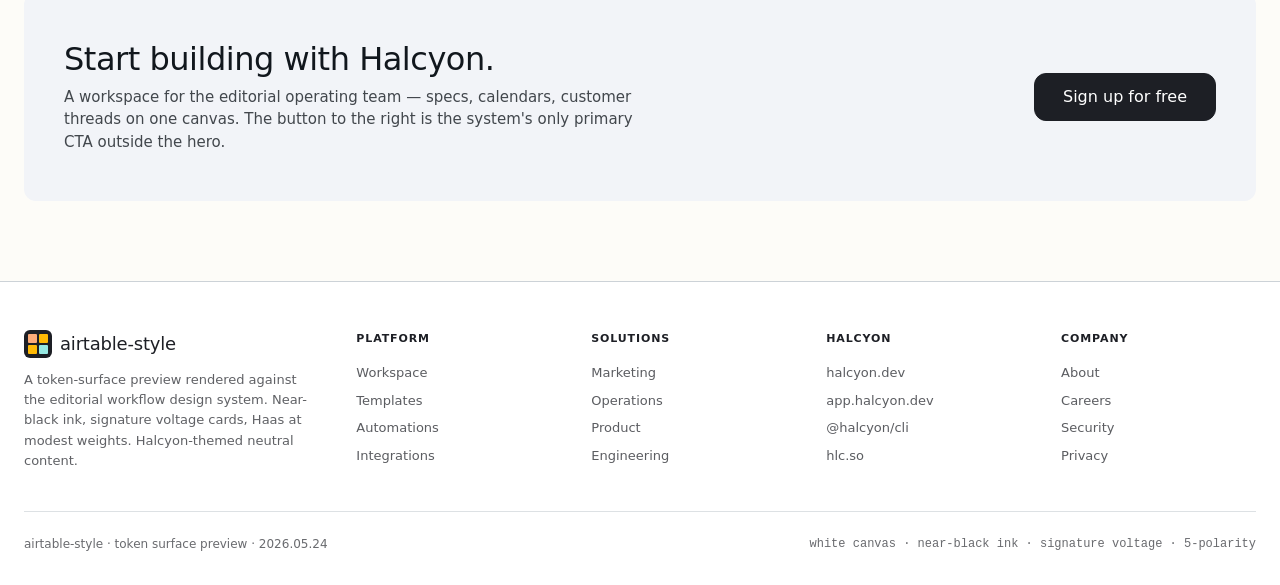
<file: .agents/skills/visualize/design-systems/airtable-style/preview.html>
<!doctype html>
<html lang="en" data-theme="light">
<head>
<meta charset="utf-8">
<meta name="viewport" content="width=device-width, initial-scale=1">
<title>airtable-style — preview</title>
<link rel="icon" href="data:image/svg+xml,%3Csvg xmlns='http://www.w3.org/2000/svg' viewBox='0 0 32 32'%3E%3Crect width='32' height='32' rx='6' fill='%23181d26'/%3E%3Crect x='6' y='14' width='6' height='6' rx='1' fill='%23fcab79'/%3E%3Crect x='14' y='14' width='6' height='6' rx='1' fill='%23a8d8c4'/%3E%3Crect x='22' y='14' width='4' height='6' rx='1' fill='%23f4d35e'/%3E%3C/svg%3E">
<meta property="og:title" content="airtable-style — token-surface preview">
<meta property="og:description" content="Brand-style design-system preview from visualize. Editorial workflow software — white canvas + near-black ink + full-bleed signature cards in coral / forest / dark navy + cream callout band + pastel demo-grid surfaces. Haas at modest weights.">
<meta name="twitter:card" content="summary">

<link rel="preconnect" href="https://fonts.googleapis.com">
<link rel="preconnect" href="https://fonts.gstatic.com" crossorigin>
<link href="https://fonts.googleapis.com/css2?family=Inter+Display:wght@400;475;500;575&family=Inter:wght@400;500&display=swap" rel="stylesheet">

<style>
/* === Design-system tokens (inlined from design-systems/airtable-style/tokens.css) === */
/**
 * design-systems/airtable-style/tokens.css
 *
 * Live-verified against airtable.com on 2026-05-26 (8 marketing + product
 * surfaces + first-party CSS bundles brandkit-font.css / pricing.css /
 * helpers.css at static.airtable.com). Companion to ./DESIGN.md.
 *
 * canonical-canvas: both. Airtable's pricing CSS bundle ships a complete
 * .theme-dark { ... } block re-resolving every --colors-* semantic alias —
 * the product surface is first-party bi-polar even though the marketing
 * skin presents as light-canonical. [data-theme="dark"] anchors to deep
 * slate-navy with near-white ink; brand-blue holds across both polarities.
 *
 * Brand voltage: field-type rainbow palette (ten hues × six lightness
 * stops). Light2 fill + Dark1 ink pairing is the recognizability anchor.
 *
 * Three concurrent display families documented (HaasDisplay marketing,
 * Inter Display current heading, GT Eesti Display legacy fallback).
 * Body defaults to system stack — HaasText only on marketing chrome.
 */

:root {
  color-scheme: light;

  /* shadcn-semantic core */
  --background: oklch(1 0 0);
  --foreground: oklch(0.2398 0.0119 270.8831);
  --card: oklch(1 0 0);
  --card-foreground: oklch(0.2398 0.0119 270.8831);
  --popover: oklch(1 0 0);
  --popover-foreground: oklch(0.2398 0.0119 270.8831);
  --primary: oklch(0.5573 0.1921 257.9488);
  --primary-foreground: oklch(1 0 0);
  --secondary: oklch(0.9668 0.0058 264.5324);
  --secondary-foreground: oklch(0.2398 0.0119 270.8831);
  --muted: oklch(0.9668 0.0058 264.5324);
  --muted-foreground: oklch(0.5094 0.0170 264.4134);
  --accent: oklch(0.9787 0.0057 264.5327);
  --accent-foreground: oklch(0.2398 0.0119 270.8831);
  --destructive: oklch(0.4895 0.1885 12.8578);
  --destructive-foreground: oklch(1 0 0);
  --border: oklch(0 0 0 / 0.05);
  --input: oklch(0 0 0 / 0.05);
  --ring: oklch(0.5573 0.1921 257.9488);
  --sidebar: oklch(0.9668 0.0058 264.5324);
  --sidebar-foreground: oklch(0.2398 0.0119 270.8831);
  --sidebar-primary: oklch(0.5573 0.1921 257.9488);
  --sidebar-primary-foreground: oklch(1 0 0);
  --sidebar-accent: oklch(0.9787 0.0057 264.5327);
  --sidebar-accent-foreground: oklch(0.2398 0.0119 270.8831);
  --sidebar-border: oklch(0 0 0 / 0.05);
  --sidebar-ring: oklch(0.5573 0.1921 257.9488);
  --chart-1: oklch(0.5573 0.1921 257.9488);
  --chart-2: oklch(0.7867 0.1390 227.8985);
  --chart-3: oklch(0.8310 0.1708 81.4330);
  --chart-4: oklch(0.5884 0.1910 38.2861);
  --chart-5: oklch(0.5400 0.2514 292.9484);

  /* radius scale */
  --radius-sm: 6px;
  --radius-md: 10px;
  --radius-lg: 12px;
  --radius-xl: calc(0.625rem + 4px);

  /* brand-specific radius extras */
  --brand-radius-xs: 2px;
  --brand-radius-pill: 9999px;
  --brand-radius-full: 9999px;

  /* typography tokens */
  --font-sans: -apple-system, system-ui, BlinkMacSystemFont, 'Segoe UI', Roboto, 'Helvetica Neue', sans-serif;
  --font-serif: ui-serif, Georgia, Cambria, "Times New Roman", Times, serif;
  --font-mono: ui-monospace, SFMono-Regular, Menlo, Monaco, Consolas, "Liberation Mono", "Courier New", monospace;
  --font-display: 'Inter Display', 'HaasDisplay', system-ui, sans-serif;

  /* type scale tokens */
  --text-display: 48px;
  --text-heading: 40px;
  --text-title: 20px;
  --text-base: 13px;
  --leading-tight: 1.1;
  --leading-normal: 1.25;

  /* spacing + tracking */
  --spacing: 0.25rem;
  --tracking-normal: 0em;

  /* shadow scale */
  --shadow-2xs: 0 1px 3px 0px hsl(0 0% 0% / 0.05);
  --shadow-xs: 0 1px 3px 0px hsl(0 0% 0% / 0.05);
  --shadow-sm: 0 1px 3px 0px hsl(0 0% 0% / 0.10), 0 1px 2px -1px hsl(0 0% 0% / 0.10);
  --shadow: 0 1px 3px 0px hsl(0 0% 0% / 0.10), 0 1px 2px -1px hsl(0 0% 0% / 0.10);
  --shadow-md: 0 1px 3px 0px hsl(0 0% 0% / 0.10), 0 2px 4px -1px hsl(0 0% 0% / 0.10);
  --shadow-lg: 0 1px 3px 0px hsl(0 0% 0% / 0.10), 0 4px 6px -1px hsl(0 0% 0% / 0.10);
  --shadow-xl: 0 1px 3px 0px hsl(0 0% 0% / 0.10), 0 8px 10px -1px hsl(0 0% 0% / 0.10);
  --shadow-2xl: 0 1px 3px 0px hsl(0 0% 0% / 0.25);

  /* brand-specific colour extras (documented brand-doc values) */
  --brand-primary-active: oklch(0.4548 0.1580 258.0044);
  --brand-primary-soft: oklch(0.8197 0.0907 258.3247);
  --brand-primary-tint: oklch(0.9700 0.0140 268.4943);
  --brand-body: oklch(0.5094 0.0170 264.4134);
  --brand-border-strong: oklch(0.6665 0.0000 0.0000);
  --brand-surface-strong: oklch(0.9668 0.0058 264.5324);
  --brand-surface-dark: oklch(0.2398 0.0119 270.8831);
  --brand-surface-dark-elevated: oklch(0.3287 0.0169 266.4281);
  --brand-signature-coral: oklch(0.4894 0.1675 36.0214);
  --brand-signature-forest: oklch(0.2667 0.0693 145.1375);
  --brand-signature-cream: oklch(0.9705 0.0180 89.3563);
  --brand-signature-peach: oklch(0.8092 0.1158 52.1184);
  --brand-signature-mint: oklch(0.8800 0.0820 190.0000);
  --brand-signature-yellow: oklch(0.8310 0.1708 81.4330);
  --brand-signature-mustard: oklch(0.8175 0.1606 77.5964);
  --brand-on-dark: oklch(1 0 0);
  --brand-link: oklch(0.5573 0.1921 257.9488);
  --brand-link-active: oklch(0.4548 0.1580 258.0044);
  --brand-info: oklch(0.4553 0.1579 263.3369);
  --brand-info-border: oklch(0.6594 0.1821 258.6609);
  --brand-success: oklch(0.5496 0.1826 142.9867);
  --brand-success-border: oklch(0.7080 0.1990 144.3638);
  --brand-hairline-soft: oklch(0 0 0 / 0.05);
  --brand-hairline-strong: oklch(0.6665 0.0000 0.0000);
  --brand-pricing-ink: oklch(0.2398 0.0119 270.8831);
}

[data-theme="dark"] {
  color-scheme: dark;

  /* Real dark-theme block, mirroring Airtable's .theme-dark in pricing.css.
   * Canvas anchors to gray800 (#1D1F25); foreground to near-white; borders
   * become opacity-lightened white per the opacity-based hairline pattern.
   * Brand-blue (--primary, --ring, --sidebar-primary, --sidebar-ring) HOLDS
   * across polarities — Airtable's design system keeps --colors-border-focus
   * = --palette-blue-blue in both themes. Polarity-locked signature
   * surfaces (coral / forest / cream / peach / mint / yellow / mustard /
   * pricing-ink / surface-dark) intentionally NOT overridden — they ARE
   * the brand's voltage, locked across modes. */

  --background: oklch(0.2398 0.0119 270.8831);
  --foreground: oklch(1 0 0);
  --card: oklch(0.2398 0.0119 270.8831);
  --card-foreground: oklch(1 0 0);
  --popover: oklch(0.2398 0.0119 270.8831);
  --popover-foreground: oklch(1 0 0);
  --primary: oklch(0.5573 0.1921 257.9488);
  --primary-foreground: oklch(1 0 0);
  --secondary: oklch(0.3287 0.0169 266.4281);
  --secondary-foreground: oklch(1 0 0);
  --muted: oklch(0.3287 0.0169 266.4281);
  --muted-foreground: oklch(0.6856 0.0094 264.5039);
  --accent: oklch(0 0 0);
  --accent-foreground: oklch(1 0 0);
  --destructive: oklch(0.4895 0.1885 12.8578);
  --destructive-foreground: oklch(1 0 0);
  --border: oklch(1 1 1 / 0.05);
  --input: oklch(1 1 1 / 0.05);
  --ring: oklch(0.5573 0.1921 257.9488);
  --sidebar: oklch(0.2398 0.0119 270.8831);
  --sidebar-foreground: oklch(1 0 0);
  --sidebar-primary: oklch(0.5573 0.1921 257.9488);
  --sidebar-primary-foreground: oklch(1 0 0);
  --sidebar-accent: oklch(0 0 0);
  --sidebar-accent-foreground: oklch(1 0 0);
  --sidebar-border: oklch(1 1 1 / 0.05);
  --sidebar-ring: oklch(0.5573 0.1921 257.9488);
  --chart-1: oklch(0.8197 0.0907 258.3247);
  --chart-2: oklch(0.7867 0.1390 227.8985);
  --chart-3: oklch(0.8310 0.1708 81.4330);
  --chart-4: oklch(0.5884 0.1910 38.2861);
  --chart-5: oklch(0.5400 0.2514 292.9484);

  /* brand-extras dark overrides. --brand-body lifts for editorial body
   * text on the dark canvas; --brand-surface-strong flips to gray700
   * elevated band; --brand-border-strong + --brand-hairline-strong shift
   * to opacity-lightened white per Airtable's opacity-based border
   * pattern (--colors-border-emphasis dark = rgba(255,255,255,0.25)).
   * --brand-pricing-ink intentionally NOT overridden — it's the
   * always-dark ink for polarity-locked light surfaces (db grid,
   * pricing tiles, swatches, footer). Same applies to --brand-on-dark
   * (always white by definition) and signature surfaces. */
  --brand-body: oklch(0.6856 0.0094 264.5039);
  --brand-border-strong: oklch(1 1 1 / 0.25);
  --brand-surface-strong: oklch(0.3287 0.0169 266.4281);
  --brand-hairline-soft: oklch(1 1 1 / 0.05);
  --brand-hairline-strong: oklch(1 1 1 / 0.25);
}

@media (prefers-color-scheme: dark) {
  :root:not([data-theme="light"]):not([data-theme="dark"]) {
    color-scheme: dark;

    --background: oklch(0.2398 0.0119 270.8831);
    --foreground: oklch(1 0 0);
    --card: oklch(0.2398 0.0119 270.8831);
    --card-foreground: oklch(1 0 0);
    --popover: oklch(0.2398 0.0119 270.8831);
    --popover-foreground: oklch(1 0 0);
    --primary: oklch(0.5573 0.1921 257.9488);
    --primary-foreground: oklch(1 0 0);
    --secondary: oklch(0.3287 0.0169 266.4281);
    --secondary-foreground: oklch(1 0 0);
    --muted: oklch(0.3287 0.0169 266.4281);
    --muted-foreground: oklch(0.6856 0.0094 264.5039);
    --accent: oklch(0 0 0);
    --accent-foreground: oklch(1 0 0);
    --destructive: oklch(0.4895 0.1885 12.8578);
    --destructive-foreground: oklch(1 0 0);
    --border: oklch(1 1 1 / 0.05);
    --input: oklch(1 1 1 / 0.05);
    --ring: oklch(0.5573 0.1921 257.9488);
    --sidebar: oklch(0.2398 0.0119 270.8831);
    --sidebar-foreground: oklch(1 0 0);
    --sidebar-primary: oklch(0.5573 0.1921 257.9488);
    --sidebar-primary-foreground: oklch(1 0 0);
    --sidebar-accent: oklch(0 0 0);
    --sidebar-accent-foreground: oklch(1 0 0);
    --sidebar-border: oklch(1 1 1 / 0.05);
    --sidebar-ring: oklch(0.5573 0.1921 257.9488);
    --chart-1: oklch(0.8197 0.0907 258.3247);
    --chart-2: oklch(0.7867 0.1390 227.8985);
    --chart-3: oklch(0.8310 0.1708 81.4330);
    --chart-4: oklch(0.5884 0.1910 38.2861);
    --chart-5: oklch(0.5400 0.2514 292.9484);

    --brand-body: oklch(0.6856 0.0094 264.5039);
    --brand-border-strong: oklch(1 1 1 / 0.25);
    --brand-surface-strong: oklch(0.3287 0.0169 266.4281);
    --brand-hairline-soft: oklch(1 1 1 / 0.05);
    --brand-hairline-strong: oklch(1 1 1 / 0.25);
  }
}
</style>

<style>
/* === Preview fixture styles (inlined from preview-kit/fixture-styles/) === */
/* === preview-kit/fixture-styles/legacy-preview-components.css === */
/* === preview-kit/fixture-styles/legacy/alert/alert.css === */
@layer components {
  .alert {
    position: relative;
    display: flex;
    align-items: flex-start;
    gap: 0.75rem;
    border: 1px solid var(--border);
    border-radius: var(--radius-lg);
    padding: 1rem 1.25rem;
    font-size: 0.875rem;
    color: var(--foreground);
    background-color: var(--background);

    &[data-variant="destructive"] {
      border-color: var(--destructive);
      color: var(--destructive);

      & .alert-title {
        color: var(--destructive);
      }

      & .alert-description {
        color: var(--destructive);
        opacity: 0.9;
      }

      & .alert-icon {
        color: var(--destructive);
      }
    }
  }

  .alert-icon {
    width: 1rem;
    height: 1rem;
    flex-shrink: 0;
    margin-top: 0.125rem;
    color: var(--foreground);
  }

  .alert-content {
    flex: 1;
    min-width: 0;
  }

  .alert-title {
    margin: 0;
    font-size: 0.875rem;
    font-weight: 500;
    line-height: 1.4;
    letter-spacing: -0.01em;
    color: var(--foreground);
  }

  .alert-description {
    margin: 0.25rem 0 0;
    font-size: 0.8125rem;
    line-height: 1.5;
    color: var(--muted-foreground);
  }

  .alert-action {
    flex-shrink: 0;
    margin-left: auto;
    align-self: center;
  }
}

/* === preview-kit/fixture-styles/legacy/badge/badge.css === */
@layer components {
  .badge {
    display: inline-flex;
    align-items: center;
    gap: 0.25rem;
    padding: 0.125rem 0.625rem;
    border-radius: var(--radius-full, 9999px);
    border: 1px solid transparent;
    background-color: var(--primary);
    color: var(--primary-foreground);
    font-size: 0.75rem;
    line-height: 1;
    font-weight: 500;
    text-decoration: none;
    white-space: nowrap;
    user-select: none;

    &[data-variant="secondary"] {
      background-color: var(--secondary);
      color: var(--secondary-foreground);
    }

    &[data-variant="destructive"] {
      background-color: var(--destructive);
      color: var(--destructive-foreground);
    }

    &[data-variant="outline"] {
      background-color: transparent;
      border-color: currentColor;
      color: var(--foreground);
    }

    &[data-size="sm"] {
      padding: 0.0625rem 0.5rem;
      font-size: 0.6875rem;
    }

    &:is(a):hover {
      filter: brightness(0.95);
    }

    &:focus-visible {
      outline: 2px solid var(--ring);
      outline-offset: 2px;
    }
  }

  @media (forced-colors: active) {
    .badge {
      background-color: ButtonFace;
      color: ButtonText;
      border-color: ButtonText;
    }
  }
}

/* === preview-kit/fixture-styles/legacy/card/card.css === */
@layer components {
  .card {
    display: flex;
    flex-direction: column;
    gap: 1.5rem;
    border: 1px solid var(--border);
    border-radius: var(--radius-lg);
    background-color: var(--card);
    color: var(--card-foreground);
    padding: 1.5rem;

    &[data-variant="interactive"] {
      cursor: pointer;
      text-decoration: none;
      transition: background-color 120ms cubic-bezier(0.4, 0, 0.2, 1),
                  border-color 120ms cubic-bezier(0.4, 0, 0.2, 1);

      &:hover {
        background-color: var(--accent);
        border-color: var(--accent-foreground);
      }

      &:focus-visible {
        outline: 2px solid var(--ring);
        outline-offset: 2px;
      }
    }

    &[data-variant="elevated"] {
      border: none;
      box-shadow: 0 1px 2px 0 oklch(0 0 0 / 0.06),
                  0 4px 8px -2px oklch(0 0 0 / 0.08);
    }

    &[data-variant="ghost"] {
      border: none;
      background-color: transparent;
      padding: 0;
    }
  }

  .card-header {
    display: flex;
    flex-direction: column;
    gap: 0.375rem;
  }

  .card-title {
    margin: 0;
    font-size: 1.125rem;
    line-height: 1.3;
    font-weight: 600;
    color: var(--card-foreground);
  }

  .card-description {
    margin: 0;
    font-size: 0.875rem;
    line-height: 1.5;
    color: var(--muted-foreground);
  }

  .card-content {
    font-size: 0.9375rem;
    line-height: 1.6;
  }

  .card-footer {
    display: flex;
    align-items: center;
    gap: 0.75rem;
    padding-top: 0.5rem;
  }

  @media (forced-colors: active) {
    .card { border-color: CanvasText; }
  }
}

/* === preview-kit/fixture-styles/legacy/progress/progress.css === */
@layer components {
  .progress {
    appearance: none;
    width: 100%;
    height: 0.5rem;
    border: none;
    border-radius: 9999px;
    overflow: hidden;
    background-color: var(--secondary);

    &::-webkit-progress-bar {
      background-color: var(--secondary);
      border-radius: 9999px;
    }

    &::-webkit-progress-value {
      background-color: var(--primary);
      border-radius: 9999px;
      transition: inline-size 200ms cubic-bezier(0.4, 0, 0.2, 1);
    }

    &::-moz-progress-bar {
      background-color: var(--primary);
      border-radius: 9999px;
    }

    &[data-size="sm"] {
      height: 0.25rem;
    }

    &:indeterminate {
      background-image: linear-gradient(
        90deg,
        var(--secondary) 0%,
        var(--primary) 50%,
        var(--secondary) 100%
      );
      background-size: 200% 100%;
      animation: progress-indeterminate 1.4s linear infinite;
    }

    &:indeterminate::-webkit-progress-bar { background: transparent; }
    &:indeterminate::-moz-progress-bar { background: transparent; }
  }

  @keyframes progress-indeterminate {
    from { background-position: 200% 0; }
    to   { background-position: -200% 0; }
  }

  @media (prefers-reduced-motion: reduce) {
    .progress:indeterminate {
      animation: progress-pulse 2s ease-in-out infinite;
    }
    @keyframes progress-pulse {
      0%, 100% { opacity: 0.7; }
      50%      { opacity: 1; }
    }
  }

  .progress-field {
    display: flex;
    flex-direction: column;
    gap: 0.5rem;
  }

  .progress-label {
    display: flex;
    justify-content: space-between;
    font-size: 0.8125rem;
    color: var(--muted-foreground);
  }

  .progress-value {
    font-variant-numeric: tabular-nums;
    color: var(--foreground);
  }

  @media (forced-colors: active) {
    .progress {
      background-color: Field;
      border: 1px solid CanvasText;
    }
    .progress::-webkit-progress-value,
    .progress::-moz-progress-bar {
      background-color: Highlight;
    }
  }
}

/* === preview-kit/fixture-styles/legacy/separator/separator.css === */
/* -- Separator component ---------------------------------------- */

@layer components {
  .separator {
    border: none;
    margin: 0;
    flex-shrink: 0;
    background: var(--border);

    /* Horizontal (default) */
    height: 1px;
    width: 100%;

    /* Vertical */
    &[data-orientation="vertical"] {
      height: auto;
      width: 1px;
      align-self: stretch;
    }

    /* Decorative — hidden from assistive technology */
    &[aria-hidden="true"],
    &[role="none"] {
      /* No visual change — purely semantic */
    }
  }

  /* -- Labeled separator ------------------------------------- */
  .separator-label {
    display: flex;
    align-items: center;
    gap: 0.75rem;

    & .separator { flex: 1; }

    & span {
      font-size: 0.75rem;
      font-weight: 500;
      color: var(--muted-foreground);
      text-transform: uppercase;
      letter-spacing: 0.05em;
      white-space: nowrap;
      flex-shrink: 0;
    }
  }

  /* -- Accessibility ----------------------------------------- */
  @media (forced-colors: active) {
    .separator {
      background: CanvasText;
    }
  }

  @media (prefers-contrast: more) {
    .separator {
      background: var(--foreground);
      height: 2px;

      &[data-orientation="vertical"] {
        width: 2px;
        height: auto;
      }
    }
  }
}

/* === preview-kit/fixture-styles/legacy/statistic/statistic.css === */
@layer components {
  .statistic {
    display: flex;
    flex-direction: column;
    gap: 0.125rem;
  }

  .statistic-title {
    margin: 0;
    font-size: 0.8125rem;
    font-weight: 500;
    color: var(--muted-foreground);
    letter-spacing: 0.01em;
  }

  .statistic-value {
    margin: 0;
    font-size: 1.875rem;
    font-weight: 700;
    letter-spacing: -0.025em;
    line-height: 1.2;
    color: var(--foreground);
  }

  .statistic-description {
    margin: 0;
    font-size: 0.75rem;
    color: var(--muted-foreground);
    display: flex;
    align-items: center;
    gap: 0.25rem;
  }

  .statistic-trend {
    display: inline-flex;
    align-items: center;
    gap: 0.125rem;
    font-weight: 500;

    & svg {
      width: 0.75rem;
      height: 0.75rem;
    }

    &[data-trend="up"] {
      color: #16a34a;
    }

    &[data-trend="down"] {
      color: #dc2626;
    }
  }
}

/* === preview-kit/fixture-styles/legacy/table/table.css === */
@layer components {
  .table-container {
    width: 100%;
    overflow-x: auto;
    border: 1px solid var(--border);
    border-radius: var(--radius-xl);
    container-type: inline-size;
  }

  .table {
    width: 100%;
    border-collapse: collapse;
    font-size: 0.875rem;
    text-align: left;
    caption-side: bottom;
  }

  .table-caption {
    padding: 0.75rem 1rem;
    font-size: 0.8125rem;
    color: var(--muted-foreground);
    text-align: center;
  }

  .table-head {
    padding: 0.75rem 1rem;
    font-weight: 500;
    color: var(--muted-foreground);
    background-color: var(--muted);
    white-space: nowrap;
    border-bottom: 1px solid var(--border);

    &:first-child {
      border-top-left-radius: var(--radius-lg);
    }

    &:last-child {
      border-top-right-radius: var(--radius-lg);
    }
  }

  .table-row {
    border-bottom: 1px solid var(--border);
    transition: background-color 150ms ease;

    &:last-child {
      border-bottom: none;
    }

    tbody &:hover {
      background-color: var(--muted);
    }
  }

  .table-cell {
    padding: 0.75rem 1rem;
    vertical-align: middle;
    color: var(--foreground);
  }

  tfoot .table-row {
    background-color: var(--muted);
    border-top: 1px solid var(--border);
    font-weight: 500;
  }

  tfoot .table-cell:first-child {
    border-bottom-left-radius: var(--radius-lg);
  }

  tfoot .table-cell:last-child {
    border-bottom-right-radius: var(--radius-lg);
  }

  /* -- Container query: compact table in narrow containers -- */
  @container (max-width: 480px) {
    .table-head,
    .table-cell { padding: 0.5rem 0.75rem; font-size: 0.8125rem; }
  }
}

/* === preview-kit/fixture-styles/legacy/tabs/tabs.css === */
@layer components {
  .tabs {
    display: flex;
    flex-direction: column;
    gap: 1rem;
  }

  .tabs-list {
    display: inline-flex;
    align-items: center;
    gap: 0.25rem;
    border-bottom: 1px solid var(--border);
  }

  .tabs-trigger {
    appearance: none;
    border: none;
    background: transparent;
    cursor: pointer;
    padding: 0.5rem 0.75rem;
    font-size: 0.875rem;
    font-weight: 500;
    color: var(--muted-foreground);
    border-bottom: 2px solid transparent;
    margin-bottom: -1px;
    transition: color 120ms cubic-bezier(0.4, 0, 0.2, 1),
                border-color 120ms cubic-bezier(0.4, 0, 0.2, 1);

    &:hover {
      color: var(--foreground);
    }

    &[aria-selected="true"] {
      color: var(--foreground);
      border-bottom-color: var(--primary);
    }

    &:focus-visible {
      outline: 2px solid var(--ring);
      outline-offset: 2px;
      border-radius: var(--radius-sm);
    }
  }

  .tabs-panel {
    color: var(--foreground);
  }

  .tabs-panel[hidden] {
    display: none;
  }

  /* CSS-only radio-driven variant */
  .tabs[data-variant="radio"] {
    display: grid;
    grid-template-columns: repeat(var(--tab-count, 4), auto) 1fr;

    & .tabs-radio {
      position: absolute;
      opacity: 0;
      pointer-events: none;
    }

    & .tabs-trigger {
      display: inline-flex;
      align-items: center;
    }

    & .tabs-panel {
      grid-column: 1 / -1;
      display: none;
    }
  }

  .tabs[data-variant="radio"] .tabs-radio:checked + .tabs-trigger {
    color: var(--foreground);
    border-bottom-color: var(--primary);
  }

  @media (forced-colors: active) {
    .tabs-trigger[aria-selected="true"],
    .tabs[data-variant="radio"] .tabs-radio:checked + .tabs-trigger {
      border-bottom-color: Highlight;
      color: Highlight;
    }
  }
}

/* === preview-kit/fixture-styles/legacy/timeline/timeline.css === */
@layer components {
  .timeline {
    list-style: none;
    padding: 0;
    margin: 0;
    position: relative;
    display: flex;
    flex-direction: column;
    gap: 1.5rem;
  }

  .timeline-item {
    position: relative;
    padding-left: 2rem;
    display: grid;
    grid-template-columns: 5rem 1fr;
    gap: 1rem;
    align-items: baseline;

    &::before {
      content: "";
      position: absolute;
      left: 0.4375rem;
      top: 0.75rem;
      bottom: -1.5rem;
      width: 1px;
      background-color: var(--border);
    }

    &::after {
      content: "";
      position: absolute;
      left: 0;
      top: 0.375rem;
      width: 0.9375rem;
      height: 0.9375rem;
      border-radius: 9999px;
      background-color: var(--foreground);
      border: 2px solid var(--background);
      box-shadow: 0 0 0 1px var(--border);
    }

    &:last-child::before {
      display: none;
    }

    &[data-state="active"]::after {
      background-color: var(--primary);
      box-shadow: 0 0 0 1px var(--primary), 0 0 0 4px oklch(from var(--primary) l c h / 0.18);
    }

    &[data-state="upcoming"]::after {
      background-color: var(--background);
    }

    &[data-state="upcoming"] .timeline-title,
    &[data-state="upcoming"] .timeline-description,
    &[data-state="upcoming"] .timeline-time {
      color: var(--muted-foreground);
    }
  }

  .timeline-time {
    font-size: 0.8125rem;
    font-variant-numeric: tabular-nums;
    color: var(--muted-foreground);
  }

  .timeline-content {
    display: flex;
    flex-direction: column;
    gap: 0.25rem;
  }

  .timeline-title {
    margin: 0;
    font-size: 0.9375rem;
    font-weight: 600;
    line-height: 1.4;
  }

  .timeline-description {
    margin: 0;
    font-size: 0.875rem;
    line-height: 1.5;
    color: var(--muted-foreground);
  }

  @media (forced-colors: active) {
    .timeline-item::before { background-color: CanvasText; }
    .timeline-item::after { background-color: LinkText; }
  }
}

/* === preview-kit/fixture-styles/legacy/toast/toast.css === */
@layer components {
  .toast {
    display: flex;
    align-items: flex-start;
    gap: 0.75rem;
    padding: 0.875rem 1rem;
    border: 1px solid var(--border);
    border-radius: var(--radius-lg);
    background-color: var(--card);
    color: var(--card-foreground);
    box-shadow: 0 4px 12px -2px oklch(0 0 0 / 0.12),
                0 2px 4px -1px oklch(0 0 0 / 0.06);
    min-width: 18rem;
    max-width: 28rem;

    /* Native enter via @starting-style */
    transition: opacity 200ms cubic-bezier(0.16, 1, 0.3, 1),
                transform 200ms cubic-bezier(0.16, 1, 0.3, 1);
    opacity: 1;
    transform: translateY(0);

    @starting-style {
      opacity: 0;
      transform: translateY(0.5rem);
    }

    &[data-variant="destructive"] {
      border-color: var(--destructive);
      background-color: oklch(from var(--destructive) l c h / 0.08);

      & .toast-title { color: var(--destructive); }
    }

    &[data-variant="success"] {
      border-color: var(--primary);
      background-color: oklch(from var(--primary) l c h / 0.06);

      & .toast-title { color: var(--primary); }
    }
  }

  .toast-content {
    display: flex;
    flex-direction: column;
    gap: 0.125rem;
    flex: 1;
    min-width: 0;
  }

  .toast-title {
    margin: 0;
    font-size: 0.875rem;
    font-weight: 600;
    line-height: 1.4;
  }

  .toast-description {
    margin: 0;
    font-size: 0.8125rem;
    line-height: 1.5;
    color: var(--muted-foreground);
    overflow-wrap: anywhere;
  }

  .toast-actions {
    display: flex;
    align-items: center;
    gap: 0.5rem;
    flex-shrink: 0;
  }

  .toast-close {
    appearance: none;
    border: none;
    background: transparent;
    cursor: pointer;
    color: var(--muted-foreground);
    font-size: 1.125rem;
    line-height: 1;
    padding: 0.125rem 0.375rem;
    border-radius: var(--radius-sm);
    flex-shrink: 0;

    &:hover { color: var(--foreground); }

    &:focus-visible {
      outline: 2px solid var(--ring);
      outline-offset: 2px;
    }
  }

  @media (prefers-reduced-motion: reduce) {
    .toast {
      transition: opacity 200ms linear;
      transform: none;
      @starting-style {
        opacity: 0;
        transform: none;
      }
    }
  }

  @media (forced-colors: active) {
    .toast {
      background-color: Canvas;
      color: CanvasText;
      border-color: CanvasText;
    }
    .toast[data-variant="destructive"] { border-color: Mark; }
  }
}

/* === preview-kit/fixture-styles/legacy/typography/typography.css === */
/* -- Typography component --------------------------------------- */

/* -- Base text ---------------------------------------------- */
/* Sets the default font size for the entire page.            */
/* All typography classes are sized relative to this baseline. */
@layer base {
  body {
    font-size: 0.875rem;
    line-height: 1.5;
  }
}

@layer components {
  /* -- Headings ---------------------------------------------- */
  .h1 {
    scroll-margin-top: 5rem;
    font-size: 2.25rem;
    font-weight: 800;
    letter-spacing: -0.025em;
    line-height: 1.15;
    text-wrap: balance;
    color: var(--foreground);
  }

  .h2 {
    scroll-margin-top: 5rem;
    font-size: 1.875rem;
    font-weight: 600;
    letter-spacing: -0.02em;
    line-height: 1.25;
    text-wrap: balance;
    color: var(--foreground);
    border-bottom: 1px solid var(--border);
    padding-bottom: 0.5rem;

    &:first-child { margin-top: 0; }
  }

  .h3 {
    scroll-margin-top: 5rem;
    font-size: 1.5rem;
    font-weight: 600;
    letter-spacing: -0.01em;
    line-height: 1.3;
    text-wrap: balance;
    color: var(--foreground);
  }

  .h4 {
    scroll-margin-top: 5rem;
    font-size: 1.25rem;
    font-weight: 600;
    line-height: 1.4;
    text-wrap: balance;
    color: var(--foreground);
  }

  /* -- Paragraph --------------------------------------------- */
  .p {
    font-size: 0.875rem;
    line-height: 1.75;
    text-wrap: pretty;
    color: var(--foreground);

    &:not(:first-child) { margin-top: 1.5rem; }
  }

  /* -- Lead --------------------------------------------------- */
  .lead {
    font-size: 1.25rem;
    line-height: 1.6;
    color: var(--muted-foreground);
    text-wrap: pretty;
  }

  /* -- Large -------------------------------------------------- */
  .large {
    font-size: 1.125rem;
    font-weight: 600;
    color: var(--foreground);
  }

  /* -- Small -------------------------------------------------- */
  .small {
    font-size: 0.875rem;
    font-weight: 500;
    line-height: 1;
    color: var(--foreground);
  }

  /* -- Muted -------------------------------------------------- */
  .muted {
    font-size: 0.875rem;
    color: var(--muted-foreground);
  }

  /* -- Blockquote --------------------------------------------- */
  .blockquote {
    margin-top: 1.5rem;
    border-inline-start: 2px solid var(--border);
    padding-inline-start: 1.5rem;
    font-style: italic;
    hanging-punctuation: first last;
    color: var(--foreground);

    & p { margin: 0; }
  }

  /* -- Inline code -------------------------------------------- */
  .code {
    position: relative;
    border-radius: var(--radius-sm);
    background: var(--muted);
    padding: 0.2rem 0.3rem;
    font-family: var(--font-mono);
    font-size: 0.875em;
    font-weight: 600;
    color: var(--foreground);
  }

  /* -- Accessibility ------------------------------------------ */

  @media (prefers-contrast: more) {
    .h1, .h2, .h3, .h4 {
      letter-spacing: 0;
    }

    .blockquote {
      border-inline-start-width: 3px;
    }

    .code {
      outline: 1px solid var(--border);
    }

    .muted {
      color: var(--foreground);
    }
  }

  @media (forced-colors: active) {
    .blockquote {
      border-inline-start-color: CanvasText;
    }

    .code {
      background: Canvas;
      outline: 1px solid CanvasText;
      color: CanvasText;
    }
  }
}


/* === preview-kit/fixture-styles/pattern-fixtures.css === */

:root{--background:oklch(0.99 0.005 95);--foreground:oklch(0.2 0.015 250);--card:oklch(1 0 0);--muted:oklch(0.95 0.006 95);--muted-foreground:oklch(0.43 0.02 250);--border:oklch(0.86 0.01 250);--primary:oklch(0.48 0.12 245);--primary-foreground:oklch(0.99 0 0);--destructive:oklch(0.55 0.18 30);--success:oklch(0.52 0.13 145);font-family:Inter,ui-sans-serif,system-ui,sans-serif}body{margin:0;background:var(--background);color:var(--foreground);font-family:inherit}.page{max-width:880px;margin:0 auto;padding:40px 20px}.panel{background:var(--card);border:1px solid var(--border);padding:20px}h1{font-size:1.75rem;line-height:1.15;margin:0 0 8px}p{line-height:1.55}.meta-grid{display:grid;grid-template-columns:repeat(4,minmax(0,1fr));gap:12px;border-top:1px solid var(--border);padding-top:16px}.meta-grid div{min-width:0}.meta-grid dt{font-size:.72rem;color:var(--muted-foreground);text-transform:uppercase;letter-spacing:.06em}.meta-grid dd{margin:3px 0 0;font-size:.92rem}.toc nav{border-top:1px solid var(--border);padding-top:14px}.toc ol{display:grid;gap:8px;margin:0;padding-left:22px}.toc a{color:var(--foreground);text-decoration-thickness:1px;text-underline-offset:3px}table{width:100%;border-collapse:collapse;font-size:.92rem}caption{text-align:left;color:var(--muted-foreground);font-size:.86rem;padding:0 0 10px}th,td{border-bottom:1px solid var(--border);padding:10px 12px;text-align:left;vertical-align:top}thead th{font-size:.75rem;text-transform:uppercase;letter-spacing:.05em;color:var(--muted-foreground)}tbody th{font-weight:600}.num{text-align:right;font-variant-numeric:tabular-nums}.callout{border:1px solid var(--border);background:var(--muted);padding:16px}.callout[data-tone=risk]{border-color:oklch(from var(--destructive) l c h / .45);background:oklch(from var(--destructive) l c h / .08)}.callout strong{display:block;margin-bottom:4px}@media(max-width:520px){.page{padding:24px 14px}.meta-grid{grid-template-columns:1fr 1fr}.table-wrap{overflow-x:auto}.panel{padding:16px}}

</style>

<style>
/* === Airtable-style preview shell — editorial workflow surface.
   White canvas + near-black ink (Haas at 400/500, never bolder than
   500). Brand voltage from full-bleed signature cards in coral /
   forest / dark navy + cream callout + pastel demo-grid surfaces.
   No atmospheric gradient on the hero, no hover styling. Pricing
   sub-system runs Inter Display + pill buttons as a deliberate
   dialect. Halcyon-themed neutral content. */

*, *::before, *::after { box-sizing: border-box; }
html, body { margin: 0; padding: 0; }

body {
  background: var(--background);
  color: var(--foreground);
  font-family: var(--font-sans);
  font-feature-settings: "kern", "liga";
  font-size: 14px;
  font-weight: 400;
  line-height: 1.4;
  -webkit-font-smoothing: antialiased;
  text-rendering: optimizeLegibility;
}

/* -- Always-white signature canvas (database tile, pricing tiles).
 * Locked white in both polarities via --brand-canvas-light pattern
 * so the signature surface — Airtable's defining white workspace —
 * stays its registered polarity regardless of viewer theme. */
.canvas-white {
  background: oklch(1 0 0);
  color: var(--brand-pricing-ink);
}
.canvas-white .section-title,
.canvas-white .section-lede,
.canvas-white .section-eyebrow {
  color: var(--brand-pricing-ink);
}
.canvas-white .section-lede { opacity: 0.82; }
.canvas-white .section-eyebrow { opacity: 0.85; }

/* -- Always-cream callout surface ("The path to 10× ...") -- */
.canvas-cream {
  background: var(--brand-signature-cream);
  color: var(--brand-pricing-ink);
}
.canvas-cream .section-title,
.canvas-cream .section-lede,
.canvas-cream .section-eyebrow {
  color: var(--brand-pricing-ink);
}
.canvas-cream .section-lede { opacity: 0.85; }
.canvas-cream .section-eyebrow { opacity: 0.85; }

/* -- Always-navy signature card surface (mid-page CTA voltage) -- */
.canvas-navy {
  background: var(--brand-surface-dark);
  color: var(--brand-on-dark);
}

/* -- Top nav (light, always white per DESIGN.md "nav stays light on
 *    every page" — even over signature dark sections) -- */
.topnav {
  background: oklch(1 0 0);
  border-bottom: 1px solid var(--border);
  height: 64px;
  display: flex;
  align-items: center;
}
.topnav-inner {
  max-width: 1280px;
  width: 100%;
  margin: 0 auto;
  padding: 0 1.5rem;
  display: flex;
  align-items: center;
  justify-content: space-between;
  gap: 2rem;
}
.brand-mark {
  display: inline-flex;
  align-items: center;
  gap: 0.5rem;
  font-family: var(--font-sans);
  font-size: 18px;
  font-weight: 500;
  letter-spacing: -0.2px;
  color: var(--brand-pricing-ink);
  text-decoration: none;
}
.brand-glyph {
  width: 28px;
  height: 28px;
  border-radius: var(--radius-sm);
  background: var(--brand-pricing-ink);
  display: inline-grid;
  grid-template-columns: 1fr 1fr;
  gap: 2px;
  padding: 4px;
}
.brand-glyph::before,
.brand-glyph::after {
  content: "";
  border-radius: 1px;
}
.brand-glyph::before { background: var(--brand-signature-peach); }
.brand-glyph::after  { background: var(--brand-signature-mint); }
.brand-glyph-cell { background: var(--brand-signature-yellow); border-radius: 1px; }
.topnav-links {
  display: flex;
  gap: 1.5rem;
  font-size: 14px;
  font-weight: 400;
  flex: 1;
  margin-left: 2rem;
  /* Always-dark ink with opacity rather than --brand-body, because the
   * topnav is polarity-locked white — --brand-body lifts in dark and
   * would be light-gray on white. */
  color: var(--brand-pricing-ink);
  opacity: 0.66;
}
.topnav-links:hover { opacity: 1; }
.topnav-links a { color: inherit; text-decoration: none; }
.topnav-links a:hover { color: var(--brand-pricing-ink); }
.topnav-actions {
  display: flex;
  gap: 0.75rem;
  align-items: center;
  font-size: 14px;
}
.topnav-actions a {
  color: var(--brand-pricing-ink);
  text-decoration: none;
  font-weight: 500;
}
@media (max-width: 900px) { .topnav-links { display: none; } }

/* -- Buttons (44 px touch, 12 px radius primary) -- */
.btn {
  display: inline-flex;
  align-items: center;
  justify-content: center;
  gap: 0.5rem;
  min-height: 44px;
  padding: 0 1.5rem;
  border-radius: var(--radius-lg);
  font-family: var(--font-sans);
  font-size: 15px;
  font-weight: 500;
  line-height: 1;
  letter-spacing: 0;
  border: 1px solid transparent;
  cursor: pointer;
  text-decoration: none;
  transition: background 120ms ease, color 120ms ease, border-color 120ms ease;
  white-space: nowrap;
}
.btn:focus-visible {
  outline: 2px solid var(--brand-info-border);
  outline-offset: 3px;
}
/* Primary: near-black filled pill on white surfaces. Polarity-locked
 * via --brand-pricing-ink (always near-black) so the primary CTA
 * keeps its brand register on both light and dark editorial canvases. */
.btn[data-variant="primary"] {
  background: var(--brand-pricing-ink);
  color: var(--brand-on-dark);
  border-color: var(--brand-pricing-ink);
}
.btn[data-variant="primary"]:hover { background: var(--brand-primary-active); border-color: var(--brand-primary-active); }
/* Secondary: white outlined, paired with primary. Locked white via
 * --brand-canvas-light tokens so it stays white in both polarities. */
.btn[data-variant="secondary"] {
  background: oklch(1 0 0);
  color: var(--brand-pricing-ink);
  border-color: var(--brand-pricing-ink);
}
.btn[data-variant="secondary"]:hover { background: var(--brand-pricing-ink); color: var(--brand-on-dark); }
/* On-dark variant: still white pill but used on signature coral /
 * forest / dark navy cards. */
.btn[data-variant="on-dark"] {
  background: oklch(1 0 0);
  color: var(--brand-pricing-ink);
  border-color: oklch(1 0 0);
}
.btn[data-variant="ghost"] {
  background: transparent;
  color: var(--brand-pricing-ink);
  border-color: transparent;
}
/* Pricing pill — sub-system signal, only used inside pricing block. */
.btn[data-variant="pricing-pill"] {
  background: oklch(1 0 0);
  color: var(--brand-pricing-ink);
  border-color: var(--brand-pricing-ink);
  border-radius: var(--brand-radius-pill);
  padding: 0 1.5rem;
  font-family: var(--font-display);
  font-weight: 475;
}
.btn[data-variant="pricing-pill"]:hover { background: var(--brand-pricing-ink); color: var(--brand-on-dark); }
.btn[data-size="lg"] { min-height: 48px; padding: 0 1.75rem; font-size: 16px; }

@media (prefers-reduced-motion: reduce) {
  .btn { transition: none; }
}

/* -- Hero (white canvas, no atmospheric backdrop — per the brand's
 *    "trust whitespace as the hero atmosphere" rule). -- */
.hero {
  padding: 6rem 1.5rem 4rem;
}
.hero-inner {
  max-width: 1280px;
  margin: 0 auto;
}
.hero-eyebrow {
  display: inline-flex;
  align-items: center;
  gap: 0.5rem;
  font-family: var(--font-sans);
  font-size: 13px;
  font-weight: 500;
  letter-spacing: 0.06em;
  text-transform: uppercase;
  color: var(--brand-body);
  margin: 0 0 1.5rem;
}
.hero-eyebrow-dot {
  width: 8px;
  height: 8px;
  border-radius: 50%;
  background: var(--brand-signature-coral);
}
.hero-display {
  font-family: var(--font-display);
  font-size: clamp(2.5rem, 5.5vw, 4rem);
  font-weight: 400;
  line-height: 1.05;
  letter-spacing: -0.02em;
  color: var(--foreground);
  margin: 0 0 1.5rem;
  max-width: 22ch;
}
.hero-lede {
  font-family: var(--font-sans);
  font-size: 18px;
  font-weight: 400;
  line-height: 1.5;
  color: var(--brand-body);
  max-width: 38rem;
  margin: 0 0 2.5rem;
}
.hero-ctas {
  display: flex;
  gap: 0.75rem;
  flex-wrap: wrap;
}

/* -- Signature database table — Airtable's defining surface --
 * Locked to .canvas-white so the grid stays its registered polarity
 * (white tile, near-black ink) regardless of viewer theme. */
.db-shell {
  border-radius: var(--radius-lg);
  border: 1px solid var(--border);
  background: oklch(1 0 0);
  overflow: hidden;
  box-shadow: 0 1px 3px hsl(0 0% 0% / 0.05);
}
.db-tabs {
  display: flex;
  align-items: center;
  gap: 0.25rem;
  padding: 0.75rem 1rem;
  border-bottom: 1px solid var(--border);
  background: var(--brand-surface-strong);
  background: oklch(0.9842 0.0034 247.8578);
  font-family: var(--font-sans);
  font-size: 13px;
  color: var(--brand-pricing-ink);
  opacity: 1;
}
.db-tab {
  display: inline-flex;
  align-items: center;
  gap: 0.375rem;
  padding: 0.375rem 0.75rem;
  border-radius: var(--radius-sm);
  font-weight: 500;
  color: var(--brand-pricing-ink);
  opacity: 0.66;
  cursor: pointer;
}
.db-tab[data-active] {
  background: oklch(1 0 0);
  opacity: 1;
  box-shadow: 0 1px 2px hsl(0 0% 0% / 0.06);
}
.db-tab-glyph {
  display: inline-block;
  width: 14px;
  height: 14px;
  border-radius: 2px;
}
.db-tab[data-active] .db-tab-glyph { background: var(--brand-signature-coral); }
.db-tab:not([data-active]) .db-tab-glyph { background: oklch(0.78 0.01 262); }
.db-toolbar {
  margin-left: auto;
  display: flex;
  gap: 0.5rem;
  font-family: var(--font-sans);
  font-size: 12px;
  font-weight: 500;
  color: var(--brand-pricing-ink);
  opacity: 0.66;
}
.db-toolbar-chip {
  padding: 0.25rem 0.625rem;
  border-radius: var(--radius-sm);
  background: oklch(1 0 0);
  border: 1px solid var(--border);
}
.db-grid {
  display: grid;
  grid-template-columns: 32px 2fr 1.25fr 1.25fr 1fr 1fr;
  font-family: var(--font-sans);
  font-size: 13px;
  color: var(--brand-pricing-ink);
}
.db-header {
  display: contents;
}
.db-header > div {
  padding: 0.625rem 0.875rem;
  font-size: 11px;
  font-weight: 600;
  letter-spacing: 0.06em;
  text-transform: uppercase;
  color: var(--brand-pricing-ink);
  opacity: 0.7;
  border-bottom: 1px solid var(--border);
  background: oklch(1 0 0);
}
.db-row {
  display: contents;
}
.db-row > div {
  padding: 0.75rem 0.875rem;
  border-bottom: 1px solid var(--border);
  background: oklch(1 0 0);
  display: flex;
  align-items: center;
  gap: 0.5rem;
}
.db-row:last-child > div { border-bottom: none; }
.db-row-index {
  font-family: ui-monospace, Menlo, monospace;
  font-size: 11px;
  color: var(--brand-pricing-ink);
  opacity: 0.65;
  justify-content: center;
}
.db-row-name { font-weight: 500; }
.db-chip {
  display: inline-flex;
  align-items: center;
  gap: 0.375rem;
  padding: 0.125rem 0.625rem;
  border-radius: var(--brand-radius-pill);
  font-size: 12px;
  font-weight: 500;
  color: var(--brand-pricing-ink);
}
.db-chip[data-tone="peach"]   { background: var(--brand-signature-peach); }
.db-chip[data-tone="mint"]    { background: var(--brand-signature-mint); }
.db-chip[data-tone="yellow"]  { background: var(--brand-signature-yellow); }
.db-chip[data-tone="mustard"] { background: var(--brand-signature-mustard); color: var(--brand-pricing-ink); }
.db-chip[data-tone="coral"]   { background: var(--brand-signature-coral); color: var(--brand-on-dark); }
.db-chip[data-tone="cream"]   { background: var(--brand-signature-cream); }
.db-avatar {
  width: 22px;
  height: 22px;
  border-radius: 50%;
  font-size: 10px;
  font-weight: 600;
  display: inline-grid;
  place-items: center;
  color: var(--brand-on-dark);
}
.db-avatar[data-tone="coral"] { background: var(--brand-signature-coral); }
.db-avatar[data-tone="forest"] { background: var(--brand-signature-forest); }
.db-avatar[data-tone="navy"]   { background: var(--brand-surface-dark); }
.db-date {
  font-family: ui-monospace, Menlo, monospace;
  font-size: 12px;
  opacity: 0.72;
}

.signature-section {
  padding: 4rem 1.5rem 6rem;
}
.signature-inner {
  max-width: 1280px;
  margin: 0 auto;
  display: flex;
  flex-direction: column;
  gap: 2rem;
}
.signature-header {
  max-width: 40rem;
}

/* -- Section frame -- */
.section {
  padding: 5rem 1.5rem;
}
.section[data-tight] { padding: 3.5rem 1.5rem; }
.section-inner { max-width: 1280px; margin: 0 auto; }
.section-header { max-width: 40rem; margin-bottom: 2.5rem; }
.section-header[data-center] { text-align: center; margin-left: auto; margin-right: auto; }
.section-eyebrow {
  font-family: var(--font-sans);
  font-size: 12px;
  font-weight: 600;
  letter-spacing: 0.08em;
  text-transform: uppercase;
  color: var(--brand-body);
  margin: 0 0 1rem;
}
.section-title {
  font-family: var(--font-display);
  font-size: clamp(1.75rem, 3.5vw, 2.5rem);
  font-weight: 400;
  letter-spacing: -0.015em;
  line-height: 1.15;
  color: var(--foreground);
  margin: 0 0 1rem;
  max-width: 22ch;
}
.section-header[data-center] .section-title { margin-left: auto; margin-right: auto; }
.section-lede {
  font-size: 16px;
  line-height: 1.55;
  color: var(--brand-body);
  margin: 0;
  max-width: 38rem;
}
.section-header[data-center] .section-lede { margin-left: auto; margin-right: auto; }

/* -- Token-demo: color swatch grid -- */
.swatch-grid {
  display: grid;
  grid-template-columns: repeat(auto-fill, minmax(11rem, 1fr));
  gap: 0.75rem;
}
.swatch {
  border: 1px solid var(--border);
  border-radius: var(--radius-md);
  padding: 0.75rem;
  background: oklch(1 0 0);
  display: flex;
  flex-direction: column;
  gap: 0.5rem;
  color: var(--brand-pricing-ink);
}
.swatch-chip {
  height: 2.5rem;
  border-radius: var(--brand-radius-xs);
  border: 1px solid var(--border);
}
.swatch-name {
  font-family: ui-monospace, Menlo, monospace;
  font-size: 11px;
  color: var(--brand-pricing-ink);
}
.swatch-role {
  font-family: var(--font-sans);
  font-size: 10px;
  font-weight: 600;
  letter-spacing: 0.08em;
  text-transform: uppercase;
  /* Swatch tiles are polarity-locked white via .canvas-white parent +
   * the explicit oklch(1 0 0) bg above. Use always-dark ink, not
   * --brand-body (which lifts in dark and would invert against white). */
  color: var(--brand-pricing-ink);
  opacity: 0.66;
}

/* -- Token-demo: surface ladder (5 surfaces — Airtable's full polarity) -- */
.ladder {
  display: grid;
  grid-template-columns: repeat(5, 1fr);
  gap: 0.75rem;
}
@media (max-width: 1080px) { .ladder { grid-template-columns: repeat(3, 1fr); } }
@media (max-width: 640px) { .ladder { grid-template-columns: repeat(2, 1fr); } }
.ladder-step {
  border-radius: var(--radius-md);
  padding: 1.5rem 1.25rem;
  display: flex;
  flex-direction: column;
  gap: 0.5rem;
  min-height: 11rem;
  border: 1px solid var(--border);
}
/* Polarity-locked 5-surface demo. Each card shows a fixed brand-palette
 * value regardless of viewer theme. */
.ladder-step[data-step="white"]  { background: oklch(1 0 0); color: var(--brand-pricing-ink); }
.ladder-step[data-step="cream"]  { background: var(--brand-signature-cream); color: var(--brand-pricing-ink); }
.ladder-step[data-step="coral"]  { background: var(--brand-signature-coral); color: var(--brand-on-dark); border-color: var(--brand-signature-coral); }
.ladder-step[data-step="forest"] { background: var(--brand-signature-forest); color: var(--brand-on-dark); border-color: var(--brand-signature-forest); }
.ladder-step[data-step="navy"]   { background: var(--brand-surface-dark); color: var(--brand-on-dark); border-color: var(--brand-surface-dark); }
.ladder-num {
  font-family: var(--font-sans);
  font-size: 10px;
  font-weight: 600;
  letter-spacing: 0.08em;
  text-transform: uppercase;
  opacity: 0.85;
}
.ladder-name {
  font-family: ui-monospace, Menlo, monospace;
  font-size: 13px;
}
.ladder-role {
  font-size: 13px;
  opacity: 0.86;
  margin-top: auto;
  line-height: 1.4;
}

/* -- Pricing sub-system (Inter Display + pill buttons — deliberate
 *    dialect signaling commercial precision). Polarity-locked to
 *    white tiles + featured cream tier so the two-track read holds
 *    regardless of theme. -- */
.pricing-grid {
  display: grid;
  grid-template-columns: repeat(3, 1fr);
  gap: 1rem;
  max-width: 960px;
  margin: 0 auto;
}
@media (max-width: 880px) { .pricing-grid { grid-template-columns: 1fr; max-width: 32rem; } }
.pricing-card {
  background: oklch(1 0 0);
  border: 1px solid var(--border);
  border-radius: var(--radius-md);
  padding: 2rem 1.5rem;
  display: flex;
  flex-direction: column;
  gap: 1rem;
  color: var(--brand-pricing-ink);
}
.pricing-card[data-featured] {
  background: var(--brand-signature-cream);
  border-color: var(--brand-signature-cream);
}
.pricing-name {
  font-family: var(--font-display);
  font-size: 20px;
  font-weight: 475;
  letter-spacing: -0.01em;
  color: var(--brand-pricing-ink);
  margin: 0;
}
.pricing-price {
  font-family: var(--font-display);
  font-size: 40px;
  font-weight: 475;
  letter-spacing: -0.03em;
  color: var(--brand-pricing-ink);
  line-height: 1;
}
.pricing-tagline {
  font-size: 13px;
  color: var(--brand-pricing-ink);
  opacity: 0.7;
  margin: 0;
  line-height: 1.45;
  min-height: 2.8em;
}
.pricing-cta { margin-top: 0.25rem; }
.pricing-features {
  list-style: none;
  padding: 0;
  margin: 0;
  display: flex;
  flex-direction: column;
  gap: 0.5rem;
  border-top: 1px solid hsl(0 0% 0% / 0.12);
  padding-top: 1rem;
  font-size: 13px;
  color: var(--brand-pricing-ink);
}
.pricing-features li { display: flex; align-items: flex-start; gap: 0.5rem; }
.pricing-features li::before {
  content: "✓";
  color: var(--brand-pricing-ink);
  font-weight: 500;
  flex-shrink: 0;
  width: 14px;
}

/* -- Type + components row -- */
.split-row {
  display: grid;
  grid-template-columns: 1fr 1fr;
  gap: 3rem;
}
@media (max-width: 960px) { .split-row { grid-template-columns: 1fr; gap: 2rem; } }
.type-stack { display: flex; flex-direction: column; gap: 1.25rem; }
.type-row {
  display: grid;
  grid-template-columns: 5rem 1fr;
  gap: 1.25rem;
  align-items: baseline;
  padding-bottom: 1rem;
  border-bottom: 1px solid var(--border);
}
.type-row:last-child { border-bottom: none; padding-bottom: 0; }
.type-label {
  font-family: var(--font-sans);
  font-size: 10px;
  font-weight: 600;
  letter-spacing: 0.08em;
  text-transform: uppercase;
  color: var(--brand-body);
}
.type-display {
  font-family: var(--font-display);
  font-size: 40px;
  font-weight: 400;
  letter-spacing: -0.02em;
  line-height: 1.05;
  color: var(--foreground);
}
.type-heading {
  font-family: var(--font-display);
  font-size: 28px;
  font-weight: 400;
  letter-spacing: -0.015em;
  line-height: 1.15;
  color: var(--foreground);
}
.type-title {
  font-family: var(--font-sans);
  font-size: 18px;
  font-weight: 500;
  line-height: 1.35;
  color: var(--foreground);
}
.type-body { font-size: 14px; line-height: 1.45; color: var(--brand-body); }
.type-mono { font-family: ui-monospace, Menlo, monospace; font-size: 13px; color: var(--brand-body); }

.cmp-stack { display: flex; flex-direction: column; gap: 1.5rem; }
.cmp-row { display: flex; gap: 0.5rem; flex-wrap: wrap; align-items: center; }
.cmp-row-label {
  font-family: var(--font-sans);
  font-size: 10px;
  font-weight: 600;
  letter-spacing: 0.08em;
  text-transform: uppercase;
  color: var(--brand-body);
  width: 100%;
}
.cmp-chips {
  display: inline-flex;
  flex-wrap: wrap;
  gap: 0.375rem;
  align-items: center;
}
.cmp-chips .db-chip { padding: 0.25rem 0.75rem; }

/* -- Mid-page navy signature CTA (voltage moment, polarity-locked) -- */
.navy-cta {
  margin: 0 auto;
  max-width: 1280px;
  padding: 3rem 1.5rem 0;
}
.navy-cta-card {
  background: var(--brand-surface-dark);
  color: var(--brand-on-dark);
  border-radius: var(--radius-lg);
  padding: 3rem 2.5rem;
  display: grid;
  grid-template-columns: 1.4fr 1fr;
  gap: 2rem;
  align-items: center;
}
@media (max-width: 880px) { .navy-cta-card { grid-template-columns: 1fr; gap: 1.5rem; padding: 2.5rem 1.75rem; } }
.navy-cta-title {
  font-family: var(--font-display);
  font-size: clamp(1.75rem, 3vw, 2.25rem);
  font-weight: 400;
  letter-spacing: -0.015em;
  line-height: 1.15;
  color: var(--brand-on-dark);
  margin: 0 0 0.75rem;
}
.navy-cta-lede {
  font-size: 15px;
  line-height: 1.5;
  color: var(--brand-on-dark);
  opacity: 0.78;
  margin: 0;
  max-width: 32rem;
}
.navy-cta-actions { display: flex; gap: 0.625rem; flex-wrap: wrap; justify-content: flex-end; }
@media (max-width: 880px) { .navy-cta-actions { justify-content: flex-start; } }

/* -- Coral + forest signature pair, demo-grid style -- */
.signature-pair {
  display: grid;
  grid-template-columns: 1.4fr 1fr;
  gap: 1rem;
  margin-top: 1.5rem;
}
@media (max-width: 880px) { .signature-pair { grid-template-columns: 1fr; } }
.signature-card {
  border-radius: var(--radius-lg);
  padding: 2.5rem 2rem;
  display: flex;
  flex-direction: column;
  gap: 0.75rem;
  min-height: 18rem;
}
.signature-card[data-tone="coral"]  { background: var(--brand-signature-coral); color: var(--brand-on-dark); }
.signature-card[data-tone="forest"] { background: var(--brand-signature-forest); color: var(--brand-on-dark); }
.signature-card-eyebrow {
  font-family: var(--font-sans);
  font-size: 11px;
  font-weight: 600;
  letter-spacing: 0.08em;
  text-transform: uppercase;
  color: var(--brand-on-dark);
  opacity: 0.85;
}
.signature-card-title {
  font-family: var(--font-display);
  font-size: clamp(1.5rem, 2.6vw, 2rem);
  font-weight: 400;
  letter-spacing: -0.015em;
  line-height: 1.15;
  margin: 0;
}
.signature-card-body {
  font-size: 14px;
  line-height: 1.55;
  color: var(--brand-on-dark);
  opacity: 0.82;
  margin: 0;
  flex: 1;
}
.signature-card-cta { margin-top: 0.5rem; }

/* -- Light gray CTA band ("Start building with Halcyon"). The band's bg
 * (--brand-surface-strong) flips with theme (light gray ↔ dark gray), so
 * text uses --foreground so it flips alongside the surface. -- */
.cta-band {
  background: var(--brand-surface-strong);
  color: var(--foreground);
  border-radius: var(--radius-lg);
  padding: 3rem 2.5rem;
  display: flex;
  align-items: center;
  justify-content: space-between;
  gap: 2rem;
  flex-wrap: wrap;
}
.cta-band-text {
  display: flex;
  flex-direction: column;
  gap: 0.5rem;
  max-width: 36rem;
}
.cta-band-title {
  font-family: var(--font-display);
  font-size: clamp(1.5rem, 2.6vw, 2rem);
  font-weight: 400;
  letter-spacing: -0.015em;
  line-height: 1.15;
  margin: 0;
}
.cta-band-lede {
  font-size: 15px;
  line-height: 1.5;
  opacity: 0.78;
  margin: 0;
}

/* -- Footer (light, always-white per DESIGN.md) -- */
.footer {
  background: oklch(1 0 0);
  color: var(--brand-pricing-ink);
  border-top: 1px solid var(--border);
  padding: 3rem 1.5rem 2rem;
}
.footer-inner {
  max-width: 1280px;
  margin: 0 auto;
  display: grid;
  grid-template-columns: 1.5fr repeat(4, 1fr);
  gap: 2.5rem;
}
@media (max-width: 880px) { .footer-inner { grid-template-columns: repeat(2, 1fr); } }
.footer-brand-block { display: flex; flex-direction: column; gap: 0.75rem; max-width: 32ch; }
.footer-tagline {
  font-size: 13px;
  color: var(--brand-pricing-ink);
  opacity: 0.7;
  line-height: 1.55;
  margin: 0;
}
.footer-col-title {
  font-family: var(--font-sans);
  font-size: 11px;
  font-weight: 600;
  letter-spacing: 0.08em;
  text-transform: uppercase;
  color: var(--brand-pricing-ink);
  margin: 0 0 1rem;
}
.footer-list { list-style: none; padding: 0; margin: 0; display: flex; flex-direction: column; gap: 0.5rem; }
.footer-list a {
  font-size: 13px;
  color: var(--brand-pricing-ink);
  opacity: 0.72;
  text-decoration: none;
}
.footer-list a:hover { opacity: 1; }
.footer-legal {
  max-width: 1280px;
  margin: 2.5rem auto 0;
  padding-top: 1.5rem;
  border-top: 1px solid var(--border);
  display: flex;
  justify-content: space-between;
  flex-wrap: wrap;
  gap: 1rem;
  font-size: 12px;
  color: var(--brand-pricing-ink);
  opacity: 0.66;
}
.footer-legal-meta { font-family: ui-monospace, Menlo, monospace; }
</style>

</head>
<body>

<nav class="topnav" aria-label="Primary">
  <div class="topnav-inner">
    <a class="brand-mark" href="#">
      <span class="brand-glyph" aria-hidden="true">
        <span class="brand-glyph-cell"></span>
        <span class="brand-glyph-cell"></span>
      </span>
      airtable-style
    </a>
    <div class="topnav-links">
      <a href="#">Platform</a>
      <a href="#">Solutions</a>
      <a href="#">Resources</a>
      <a href="#">Enterprise</a>
      <a href="#">Pricing</a>
    </div>
    <div class="topnav-actions">
      <a href="#">Book demo</a>
      <button class="btn" data-variant="primary" type="button">Sign up for free</button>
      <a href="#">Log in</a>
    </div>
  </div>
</nav>

<header class="hero" aria-label="Hero">
  <div class="hero-inner">
    <p class="hero-eyebrow"><span class="hero-eyebrow-dot" aria-hidden="true"></span>Halcyon · Workspace</p>
    <h1 class="hero-display">Editorial workspace for the operating team.</h1>
    <p class="hero-lede">Halcyon's product, engineering, design, and operations teams keep specs, calendars, and customer threads on a single workspace — quietly editorial, never noisy.</p>
    <div class="hero-ctas">
      <button class="btn" data-variant="primary" data-size="lg" type="button">Sign up for free</button>
      <button class="btn" data-variant="secondary" data-size="lg" type="button">Book demo</button>
    </div>
  </div>
</header>

<section class="signature-section canvas-white" aria-label="Database signature surface">
  <div class="signature-inner">
    <div class="signature-header">
      <p class="section-eyebrow">Workspace · Grid view</p>
      <h2 class="section-title">A canvas that looks like a database, runs like a spreadsheet.</h2>
      <p class="section-lede">One workspace, four views. The engineering team sees their sprint as a grid; design sees the same records as a gallery; operations watches the calendar.</p>
    </div>

    <div class="db-shell" role="figure" aria-label="Halcyon engineering tracker — grid view">
      <div class="db-tabs">
        <span class="db-tab" data-active><span class="db-tab-glyph"></span>Grid</span>
        <span class="db-tab"><span class="db-tab-glyph"></span>Calendar</span>
        <span class="db-tab"><span class="db-tab-glyph"></span>Kanban</span>
        <span class="db-tab"><span class="db-tab-glyph"></span>Gallery</span>
        <span class="db-toolbar">
          <span class="db-toolbar-chip">Filter · 2</span>
          <span class="db-toolbar-chip">Group · Status</span>
          <span class="db-toolbar-chip">Sort · Date</span>
        </span>
      </div>
      <div class="db-grid">
        <div class="db-header">
          <div></div>
          <div>Task</div>
          <div>Status</div>
          <div>Owner</div>
          <div>Priority</div>
          <div>Updated</div>
        </div>
        <div class="db-row">
          <div class="db-row-index">1</div>
          <div class="db-row-name">Auth bootstrap refactor</div>
          <div><span class="db-chip" data-tone="peach">In review</span></div>
          <div><span class="db-avatar" data-tone="coral">JK</span> Jordan K.</div>
          <div><span class="db-chip" data-tone="mint">P1</span></div>
          <div class="db-date">Today</div>
        </div>
        <div class="db-row">
          <div class="db-row-index">2</div>
          <div class="db-row-name">Q3 design crit prep</div>
          <div><span class="db-chip" data-tone="mustard">Drafting</span></div>
          <div><span class="db-avatar" data-tone="forest">ML</span> Morgan L.</div>
          <div><span class="db-chip" data-tone="cream">P2</span></div>
          <div class="db-date">Tomorrow</div>
        </div>
        <div class="db-row">
          <div class="db-row-index">3</div>
          <div class="db-row-name">Customer interview synthesis</div>
          <div><span class="db-chip" data-tone="mint">Shipped</span></div>
          <div><span class="db-avatar" data-tone="coral">JK</span> Jordan K.</div>
          <div><span class="db-chip" data-tone="mint">P1</span></div>
          <div class="db-date">2d ago</div>
        </div>
        <div class="db-row">
          <div class="db-row-index">4</div>
          <div class="db-row-name">Pricing experiment results</div>
          <div><span class="db-chip" data-tone="yellow">Blocked</span></div>
          <div><span class="db-avatar" data-tone="forest">ML</span> Morgan L.</div>
          <div><span class="db-chip" data-tone="coral">P0</span></div>
          <div class="db-date">3d ago</div>
        </div>
        <div class="db-row">
          <div class="db-row-index">5</div>
          <div class="db-row-name">Onboarding flow rewrite</div>
          <div><span class="db-chip" data-tone="peach">In review</span></div>
          <div><span class="db-avatar" data-tone="coral">JK</span> Jordan K.</div>
          <div><span class="db-chip" data-tone="cream">P2</span></div>
          <div class="db-date">5d ago</div>
        </div>
        <div class="db-row">
          <div class="db-row-index">6</div>
          <div class="db-row-name">Vendor renewal — Postmark</div>
          <div><span class="db-chip" data-tone="mint">Shipped</span></div>
          <div><span class="db-avatar" data-tone="navy">JK</span> Jordan K.</div>
          <div><span class="db-chip" data-tone="cream">P3</span></div>
          <div class="db-date">1w ago</div>
        </div>
      </div>
    </div>

    <div class="signature-pair">
      <article class="signature-card" data-tone="coral">
        <span class="signature-card-eyebrow">Signature · Coral</span>
        <h3 class="signature-card-title">Production work in prototype speed.</h3>
        <p class="signature-card-body">The coral signature card is Halcyon's biggest brand moment — full-bleed dark coral with white type, used once per scroll to break the editorial rhythm. The button below is the same white outline pill it always is on dark surfaces.</p>
        <div class="signature-card-cta"><button class="btn" data-variant="on-dark" type="button">Read the manifesto</button></div>
      </article>
      <article class="signature-card" data-tone="forest">
        <span class="signature-card-eyebrow">Signature · Forest</span>
        <h3 class="signature-card-title">Deep green register.</h3>
        <p class="signature-card-body">Forest sits alongside coral as the second voltage surface — usually next to a small product UI fragment in a two-card cluster.</p>
        <div class="signature-card-cta"><button class="btn" data-variant="on-dark" type="button">Explore</button></div>
      </article>
    </div>
  </div>
</section>

<section class="section" aria-label="Color tokens">
  <div class="section-inner">
    <div class="section-header">
      <p class="section-eyebrow">Tokens · Colour</p>
      <h2 class="section-title">Near-black ink, signature voltage.</h2>
      <p class="section-lede">The editorial body runs near-black ink on white. Brand voltage is delegated to the signature surface family — coral, forest, navy, cream, plus four pastel demo-grid surfaces.</p>
    </div>
    <div class="swatch-grid">
      <div class="swatch"><div class="swatch-chip" style="background: oklch(1 0 0);"></div><div class="swatch-role">Canvas</div><div class="swatch-name">--background</div></div>
      <div class="swatch"><div class="swatch-chip" style="background: var(--brand-pricing-ink);"></div><div class="swatch-role">Ink</div><div class="swatch-name">--brand-pricing-ink</div></div>
      <div class="swatch"><div class="swatch-chip" style="background: var(--brand-body);"></div><div class="swatch-role">Body</div><div class="swatch-name">--brand-body</div></div>
      <div class="swatch"><div class="swatch-chip" style="background: var(--brand-link);"></div><div class="swatch-role">Link</div><div class="swatch-name">--brand-link</div></div>
      <div class="swatch"><div class="swatch-chip" style="background: var(--brand-signature-coral);"></div><div class="swatch-role">Signature</div><div class="swatch-name">--brand-signature-coral</div></div>
      <div class="swatch"><div class="swatch-chip" style="background: var(--brand-signature-forest);"></div><div class="swatch-role">Signature</div><div class="swatch-name">--brand-signature-forest</div></div>
      <div class="swatch"><div class="swatch-chip" style="background: var(--brand-surface-dark);"></div><div class="swatch-role">Signature</div><div class="swatch-name">--brand-surface-dark</div></div>
      <div class="swatch"><div class="swatch-chip" style="background: var(--brand-signature-cream);"></div><div class="swatch-role">Callout</div><div class="swatch-name">--brand-signature-cream</div></div>
      <div class="swatch"><div class="swatch-chip" style="background: var(--brand-signature-peach);"></div><div class="swatch-role">Demo-grid</div><div class="swatch-name">--brand-signature-peach</div></div>
      <div class="swatch"><div class="swatch-chip" style="background: var(--brand-signature-mint);"></div><div class="swatch-role">Demo-grid</div><div class="swatch-name">--brand-signature-mint</div></div>
      <div class="swatch"><div class="swatch-chip" style="background: var(--brand-signature-yellow);"></div><div class="swatch-role">Demo-grid</div><div class="swatch-name">--brand-signature-yellow</div></div>
      <div class="swatch"><div class="swatch-chip" style="background: var(--brand-signature-mustard);"></div><div class="swatch-role">Demo-grid</div><div class="swatch-name">--brand-signature-mustard</div></div>
    </div>
  </div>
</section>

<section class="section" data-tight aria-label="Surface ladder">
  <div class="section-inner">
    <div class="section-header">
      <p class="section-eyebrow">Tokens · Surfaces · Five polarities</p>
      <h2 class="section-title">Five polarities, one rhythm.</h2>
      <p class="section-lede">Editorial pages rotate through white → cream → coral → forest → navy. The canvas resets between every signature surface so two of the same polarity never sit next to each other.</p>
    </div>
    <div class="ladder">
      <div class="ladder-step" data-step="white">
        <span class="ladder-num">Canvas</span>
        <span class="ladder-name">--background</span>
        <span class="ladder-role">editorial body · default page floor</span>
      </div>
      <div class="ladder-step" data-step="cream">
        <span class="ladder-num">Callout</span>
        <span class="ladder-name">--brand-signature-cream</span>
        <span class="ladder-role">soft beige interlude · stat callouts</span>
      </div>
      <div class="ladder-step" data-step="coral">
        <span class="ladder-num">Signature</span>
        <span class="ladder-name">--brand-signature-coral</span>
        <span class="ladder-role">biggest brand moment · once per scroll</span>
      </div>
      <div class="ladder-step" data-step="forest">
        <span class="ladder-num">Signature</span>
        <span class="ladder-name">--brand-signature-forest</span>
        <span class="ladder-role">deep green sibling to coral</span>
      </div>
      <div class="ladder-step" data-step="navy">
        <span class="ladder-num">Voltage</span>
        <span class="ladder-name">--brand-surface-dark</span>
        <span class="ladder-role">dark navy CTA card · mid-page</span>
      </div>
    </div>
  </div>
</section>

<div class="navy-cta">
  <div class="navy-cta-card canvas-navy" role="region" aria-label="Mid-page navy CTA">
    <div>
      <h3 class="navy-cta-title">The path to 10× every person in the operating team.</h3>
      <p class="navy-cta-lede">Halcyon's product team ships ten times more weekly specs since the workspace moved here. The dark navy card is the brand's voltage moment — never decorative, always a recommitment.</p>
    </div>
    <div class="navy-cta-actions">
      <button class="btn" data-variant="on-dark" type="button">Read the case study</button>
    </div>
  </div>
</div>

<section class="section" aria-label="Pricing">
  <div class="section-inner">
    <div class="section-header" data-center>
      <p class="section-eyebrow">Pricing · Sub-system dialect</p>
      <h2 class="section-title">Three tiers, one canvas.</h2>
      <p class="section-lede">Pricing runs its own dialect — Inter Display at 475 weight, pill-shaped buttons that don't appear elsewhere in the system. A deliberate sub-system signaling commercial precision.</p>
    </div>

    <div class="pricing-grid">
      <div class="pricing-card">
        <h3 class="pricing-name">Hobby</h3>
        <div class="pricing-price">Free</div>
        <p class="pricing-tagline">For personal projects and weekend experiments.</p>
        <ul class="pricing-features">
          <li>Personal use</li>
          <li>Standard quota</li>
          <li>Best-effort support</li>
        </ul>
        <div class="pricing-cta"><button class="btn" data-variant="pricing-pill" type="button">Get started</button></div>
      </div>

      <div class="pricing-card" data-featured>
        <h3 class="pricing-name">Team</h3>
        <div class="pricing-price">Standard</div>
        <p class="pricing-tagline">For small teams shipping into production.</p>
        <ul class="pricing-features">
          <li>Team workspaces</li>
          <li>Increased quota</li>
          <li>Priority support</li>
        </ul>
        <div class="pricing-cta"><button class="btn" data-variant="pricing-pill" type="button">Start Team</button></div>
      </div>

      <div class="pricing-card">
        <h3 class="pricing-name">Org-wide</h3>
        <div class="pricing-price">Custom</div>
        <p class="pricing-tagline">For organizations with procurement and security review.</p>
        <ul class="pricing-features">
          <li>Org-wide deployment</li>
          <li>Custom quota + region</li>
          <li>Dedicated success</li>
          <li>Procurement-ready paperwork</li>
        </ul>
        <div class="pricing-cta"><button class="btn" data-variant="pricing-pill" type="button">Talk to sales</button></div>
      </div>
    </div>
  </div>
</section>

<section class="section" aria-label="Typography and components">
  <div class="section-inner">
    <div class="section-header">
      <p class="section-eyebrow">Tokens · Type + components</p>
      <h2 class="section-title">Haas at 400/500, calm.</h2>
      <p class="section-lede">Display sizes never go bolder than 500. Emphasis comes from size and the signature surface cards, not from weight. The pricing sub-system uses Inter Display 475 — a custom mid-weight that doesn't appear anywhere else.</p>
    </div>

    <div class="split-row">
      <div class="type-stack">
        <div class="type-row"><span class="type-label">Display</span><span class="type-display">Five surfaces, one rhythm.</span></div>
        <div class="type-row"><span class="type-label">Heading</span><span class="type-heading">Haas Grot Disp · 400</span></div>
        <div class="type-row"><span class="type-label">Title</span><span class="type-title">Haas · 500 · 18 / 1.35</span></div>
        <div class="type-row"><span class="type-label">Body</span><span class="type-body">Default paragraph copy in Haas at 14 pixels, line-height 1.4. Near-black ink for editorial body, body gray for helper text.</span></div>
        <div class="type-row"><span class="type-label">Mono</span><span class="type-mono">workspace.tasks.list()</span></div>
      </div>

      <div class="cmp-stack">
        <div>
          <span class="cmp-row-label">Buttons · primary + secondary pair</span>
          <div class="cmp-row" style="margin-top:0.5rem;">
            <button class="btn" data-variant="primary" type="button">Sign up for free</button>
            <button class="btn" data-variant="secondary" type="button">Book demo</button>
          </div>
        </div>
        <div>
          <span class="cmp-row-label">Status chips · signature palette</span>
          <div class="cmp-chips" style="margin-top:0.5rem;">
            <span class="db-chip" data-tone="peach">In review</span>
            <span class="db-chip" data-tone="mint">Shipped</span>
            <span class="db-chip" data-tone="yellow">Blocked</span>
            <span class="db-chip" data-tone="mustard">Drafting</span>
            <span class="db-chip" data-tone="cream">Backlog</span>
          </div>
        </div>
        <div>
          <span class="cmp-row-label">Buttons · pricing sub-system pill</span>
          <div class="cmp-row" style="margin-top:0.5rem;">
            <button class="btn" data-variant="pricing-pill" type="button">Get started</button>
          </div>
        </div>
      </div>
    </div>
  </div>
</section>

<section class="section" aria-label="Light CTA banner">
  <div class="section-inner">
    <div class="cta-band">
      <div class="cta-band-text">
        <h3 class="cta-band-title">Start building with Halcyon.</h3>
        <p class="cta-band-lede">A workspace for the editorial operating team — specs, calendars, customer threads on one canvas. The button to the right is the system's only primary CTA outside the hero.</p>
      </div>
      <button class="btn" data-variant="primary" data-size="lg" type="button">Sign up for free</button>
    </div>
  </div>
</section>

<footer class="footer">
  <div class="footer-inner">
    <div class="footer-brand-block">
      <a class="brand-mark" href="#">
        <span class="brand-glyph" aria-hidden="true">
          <span class="brand-glyph-cell"></span>
          <span class="brand-glyph-cell"></span>
        </span>
        airtable-style
      </a>
      <p class="footer-tagline">A token-surface preview rendered against the editorial workflow design system. Near-black ink, signature voltage cards, Haas at modest weights. Halcyon-themed neutral content.</p>
    </div>
    <div>
      <p class="footer-col-title">Platform</p>
      <ul class="footer-list"><li><a href="#">Workspace</a></li><li><a href="#">Templates</a></li><li><a href="#">Automations</a></li><li><a href="#">Integrations</a></li></ul>
    </div>
    <div>
      <p class="footer-col-title">Solutions</p>
      <ul class="footer-list"><li><a href="#">Marketing</a></li><li><a href="#">Operations</a></li><li><a href="#">Product</a></li><li><a href="#">Engineering</a></li></ul>
    </div>
    <div>
      <p class="footer-col-title">Halcyon</p>
      <ul class="footer-list"><li><a href="#">halcyon.dev</a></li><li><a href="#">app.halcyon.dev</a></li><li><a href="#">@halcyon/cli</a></li><li><a href="#">hlc.so</a></li></ul>
    </div>
    <div>
      <p class="footer-col-title">Company</p>
      <ul class="footer-list"><li><a href="#">About</a></li><li><a href="#">Careers</a></li><li><a href="#">Security</a></li><li><a href="#">Privacy</a></li></ul>
    </div>
  </div>
  <div class="footer-legal">
    <span>airtable-style · token surface preview · 2026.05.24</span>
    <span class="footer-legal-meta">white canvas · near-black ink · signature voltage · 5-polarity</span>
  </div>
</footer>

</body>
</html>
</file>
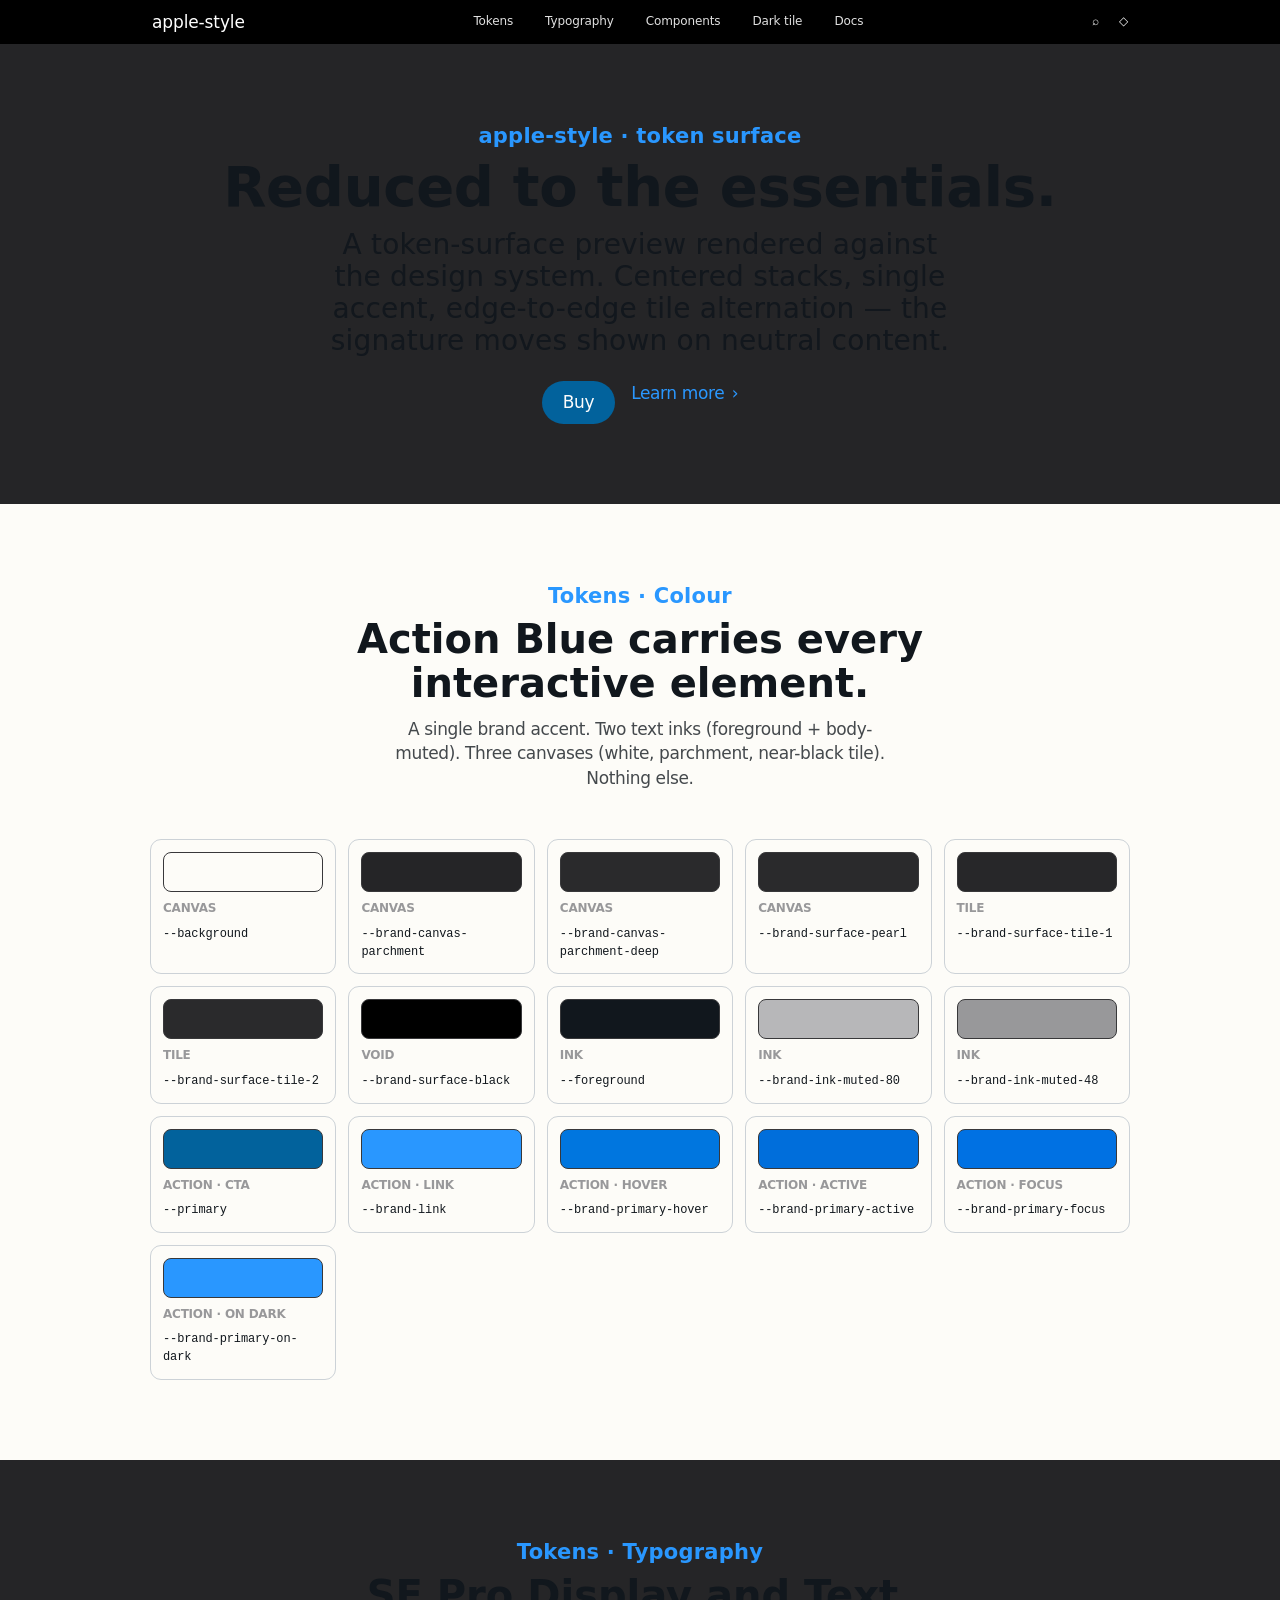
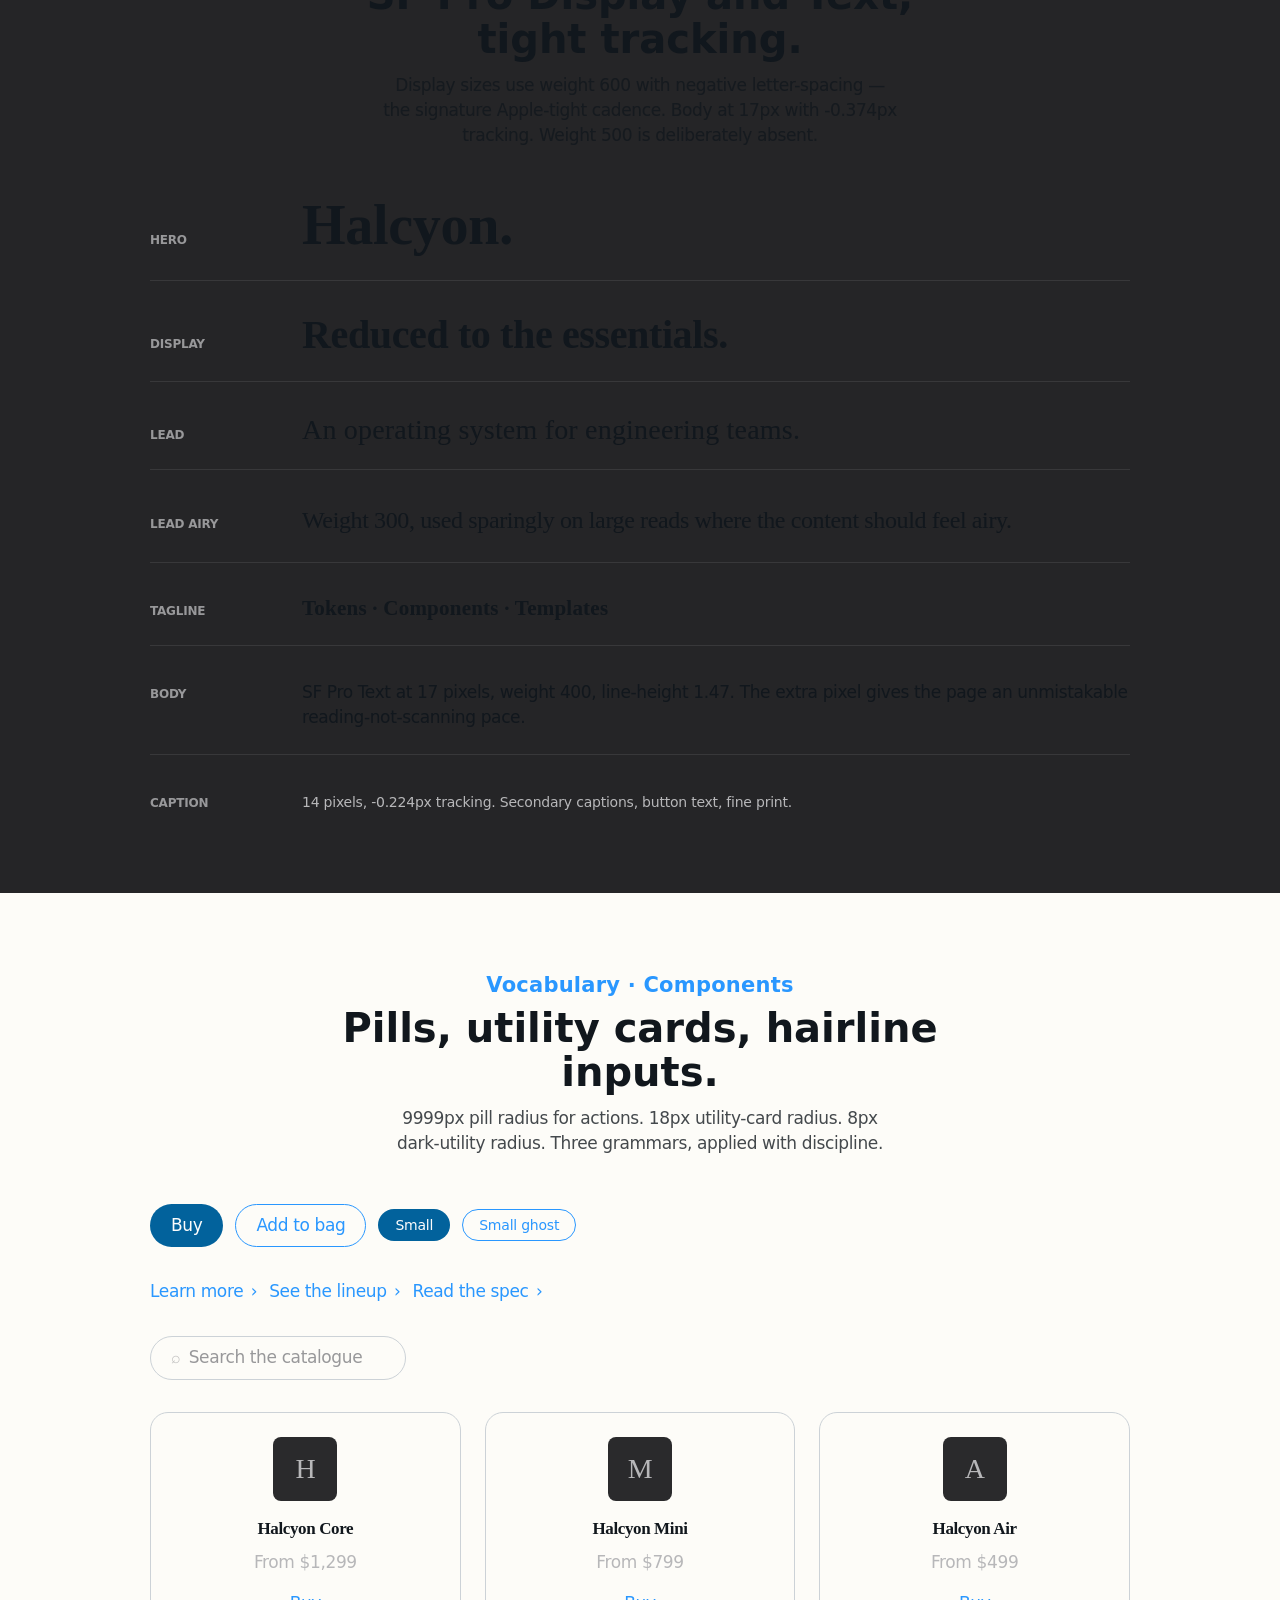
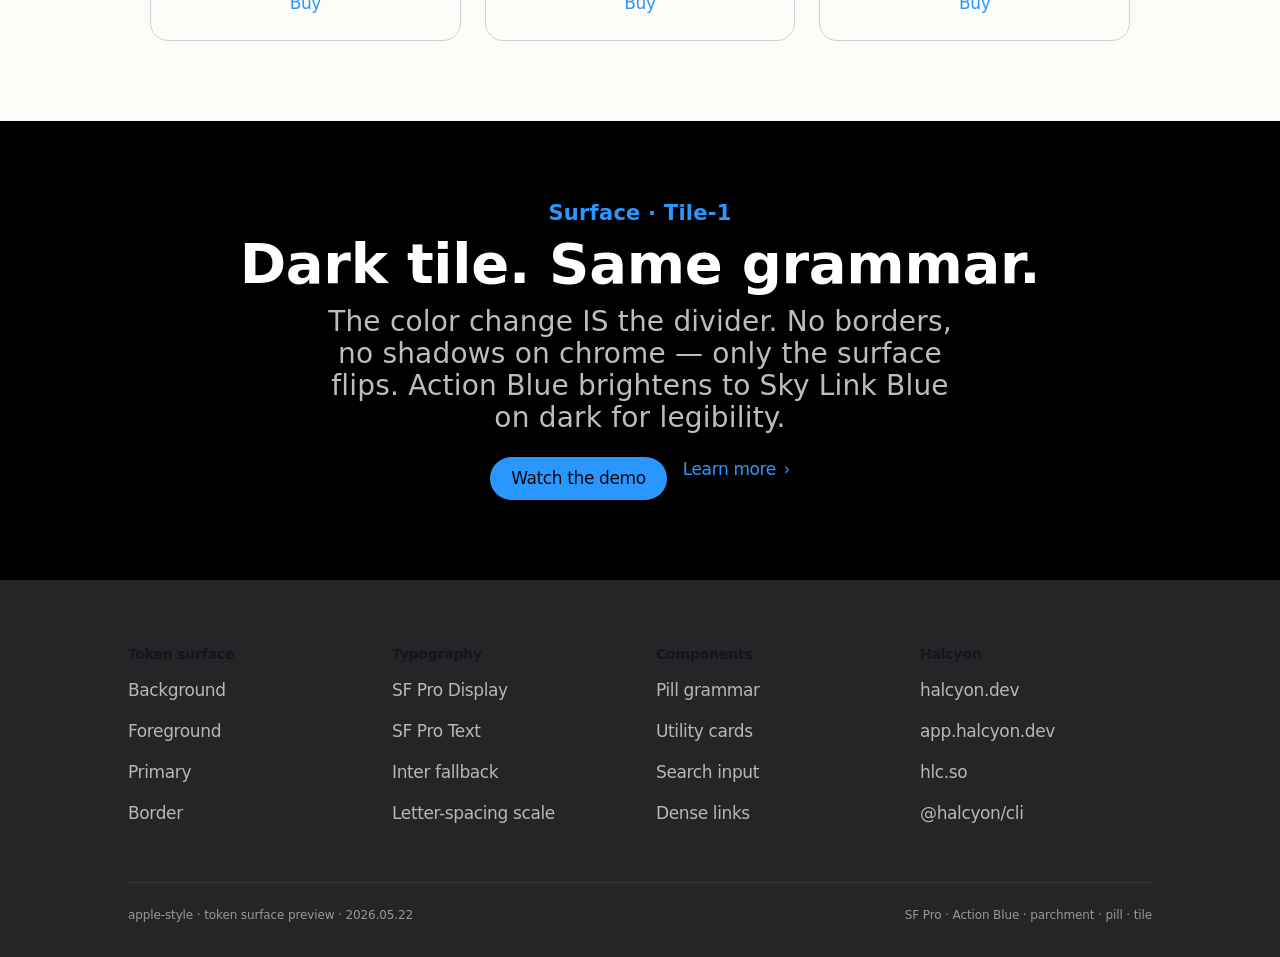
<file: .agents/skills/visualize/design-systems/apple-style/preview-dark.html>
<!doctype html>
<html lang="en" data-theme="dark">
<head>
<meta charset="utf-8">
<meta name="viewport" content="width=device-width, initial-scale=1">
<title>apple-style — preview</title>
<link rel="icon" href="data:image/svg+xml,%3Csvg xmlns='http://www.w3.org/2000/svg' viewBox='0 0 32 32'%3E%3Crect width='32' height='32' rx='7' fill='%231d1d1f'/%3E%3Ccircle cx='16' cy='16' r='6' fill='%230066cc'/%3E%3C/svg%3E">
<meta property="og:title" content="apple-style — token-surface preview">
<meta property="og:description" content="Brand-style design-system preview from visualize. SF Pro display + Action Blue + parchment + edge-to-edge tile alternation.">
<meta name="twitter:card" content="summary">

<style>
/* === Design-system tokens (inlined from design-systems/apple-style/tokens.css) === */
/**
 * design-systems/apple-style/tokens.css
 *
 * Live-verified against apple.com on 2026-05-26 (homepage, /iphone, /mac,
 * /apple-watch, /apple-vision-pro, /apple-music, /newsroom, /shop,
 * support.apple.com, developer.apple.com, developer.apple.com/fonts).
 * Companion to ./DESIGN.md.
 *
 * canonical-canvas: both. Apple ships per-tile polarity on the homepage
 * tile sequence (light + dark tiles on the same page); the global nav
 * natively respects prefers-color-scheme via #fafafc (light) / #161617
 * (dark); developer.apple.com offers an explicit Light/Dark/Auto toggle.
 * Treating either polarity alone misrepresents the live brand.
 *
 * Dual-blue identity: --primary is system-blue #0071e3 (CTA fill);
 * --brand-link is link-blue #0066cc (inline-link text colour). Apple
 * uses these distinctly — never substitute one for the other.
 *
 * Intentional drift: --brand-ink-muted-48 holds an AA-tuned utility
 * neutral. Documented per DESIGN.md §2 §Drift.
 */

:root {
  color-scheme: light;

  /* shadcn-semantic core */
  --background: oklch(1 0 0);
  --foreground: oklch(0.2316 0.0038 286.0988);
  --card: oklch(1 0 0);
  --card-foreground: oklch(0.2316 0.0038 286.0988);
  --popover: oklch(1 0 0);
  --popover-foreground: oklch(0.2316 0.0038 286.0988);
  /* --primary: system-blue #0071e3, Apple's CTA-fill blue (the
   * .button-elevated background on Buy / Shop CTAs). Per DESIGN.md §2,
   * Apple ships TWO blues — system-blue #0071e3 for filled buttons and
   * link-blue #0066cc for body-text hyperlinks. shadcn-semantic --primary
   * carries the CTA-fill role; the inline-link colour lives in
   * --brand-link below. Never substitute one for the other. */
  --primary: oklch(0.5629 0.1933 256.1557);
  --primary-foreground: oklch(1 0 0);
  /* --secondary / --muted: parchment #f5f5f7. Per DESIGN.md §2 §Drift
   * item 2, Apple's marketing band-alternation surface is parchment, not
   * pure white. --background stays white (Apple does ship pure white on
   * /iphone, /support, /newsroom — see DESIGN.md §2); parchment is the
   * secondary/muted band fill between tiles. */
  --secondary: oklch(0.9707 0.0027 286.3501);
  --secondary-foreground: oklch(0.2316 0.0038 286.0988);
  --muted: oklch(0.9707 0.0027 286.3501);
  --muted-foreground: oklch(0.5399 0.0077 286.1391);
  /* --accent: localnav pressed-state fill #EDEDF2 — Apple's only
   * documented "accent" surface beyond parchment, per DESIGN.md §2 and
   * ac-localnav.built.css (background-active: #EDEDF2). */
  --accent: oklch(0.9475 0.0067 286.2716);
  --accent-foreground: oklch(0.2316 0.0038 286.0988);
  --destructive: oklch(0.5308 0.2178 29.2339);
  --destructive-foreground: oklch(1 0 0);
  --border: oklch(0.9067 0 0);
  --input: oklch(0.9067 0 0);
  /* --ring tracks --primary (system-blue #0071e3) — Apple's focus-ring
   * colour, per globalheader.css `outline:2px solid var(--sk-focus-color,
   * #0071e3)`. Primary-family asymmetry rule: ring/primary/sidebar-primary
   * /sidebar-ring move together. */
  --ring: oklch(0.5629 0.1933 256.1557);
  --sidebar: oklch(1 0 0);
  --sidebar-foreground: oklch(0.2316 0.0038 286.0988);
  --sidebar-primary: oklch(0.5629 0.1933 256.1557);
  --sidebar-primary-foreground: oklch(1 0 0);
  --sidebar-accent: oklch(0.9475 0.0067 286.2716);
  --sidebar-accent-foreground: oklch(0.2316 0.0038 286.0988);
  --sidebar-border: oklch(0.9067 0 0);
  --sidebar-ring: oklch(0.5629 0.1933 256.1557);
  --chart-1: oklch(0.8147 0.0776 252.8793);
  --chart-2: oklch(0.6690 0.1808 251.8396);
  --chart-3: oklch(0.5629 0.1933 256.1557);
  --chart-4: oklch(0.5220 0.1771 255.8297);
  --chart-5: oklch(0.4523 0.2032 263.3978);

  /* radius scale */
  --radius-sm: 8px;
  --radius-md: 11px;
  --radius-lg: 18px;
  --radius-xl: calc(0.625rem + 4px);

  /* brand-specific radius extras */
  --brand-radius-none: 0px;
  --brand-radius-xs: 5px;
  --brand-radius-pill: 9999px;
  --brand-radius-full: 9999px;

  /* typography tokens */
  --font-sans: "SF Pro Text", system-ui, -apple-system, "Inter", sans-serif;
  --font-serif: ui-serif, Georgia, Cambria, "Times New Roman", Times, serif;
  --font-mono: ui-monospace, SFMono-Regular, Menlo, Monaco, Consolas, "Liberation Mono", "Courier New", monospace;
  --font-display: "SF Pro Display", system-ui, -apple-system, "Inter", sans-serif;

  /* type scale tokens */
  --text-display: 56px;
  --text-heading: 40px;
  --text-title: 21px;
  --text-base: 17px;
  --leading-tight: 1.07;
  --leading-normal: 1.47;

  /* spacing + tracking */
  --spacing: 0.25rem;
  --tracking-normal: 0em;

  /* shadow scale */
  --shadow-2xs: 0 1px 3px 0px hsl(0 0% 0% / 0.05);
  --shadow-xs: 0 1px 3px 0px hsl(0 0% 0% / 0.05);
  --shadow-sm: 0 1px 3px 0px hsl(0 0% 0% / 0.10), 0 1px 2px -1px hsl(0 0% 0% / 0.10);
  --shadow: 0 1px 3px 0px hsl(0 0% 0% / 0.10), 0 1px 2px -1px hsl(0 0% 0% / 0.10);
  --shadow-md: 0 1px 3px 0px hsl(0 0% 0% / 0.10), 0 2px 4px -1px hsl(0 0% 0% / 0.10);
  --shadow-lg: 0 1px 3px 0px hsl(0 0% 0% / 0.10), 0 4px 6px -1px hsl(0 0% 0% / 0.10);
  --shadow-xl: 0 1px 3px 0px hsl(0 0% 0% / 0.10), 0 8px 10px -1px hsl(0 0% 0% / 0.10);
  --shadow-2xl: 0 1px 3px 0px hsl(0 0% 0% / 0.25);

  /* Brand-extras — Apple's own documented token surface. */

  /* --brand-link: link-blue #0066cc — Apple's body-text hyperlink colour
   * (--sk-body-link-color in main.built.css). The OTHER blue, distinct
   * from --primary's system-blue. Use on inline links and the "Learn
   * more ›" link-with-chevron pattern. Per DESIGN.md §2 §Drift item 1. */
  --brand-link: oklch(0.5220 0.1771 255.8297);

  /* --brand-primary-hover / --brand-primary-active: system-blue's hover
   * and pressed states from ac-localnav.built.css's `background-hover:
   * #0076DF` and `background-active: #006EDB`, used on the in-page
   * sticky Buy CTA. Per DESIGN.md §2 §Drift item 6. */
  --brand-primary-hover: oklch(0.5708 0.1825 254.1352);
  --brand-primary-active: oklch(0.5505 0.1868 255.8249);

  /* --brand-primary-focus: kept as alias of --primary (system-blue
   * #0071e3 = Apple's --sk-focus-color outline value). Pre-refresh
   * consumers may still reference this name. */
  --brand-primary-focus: oklch(0.5629 0.1933 256.1557);

  /* --brand-primary-on-dark: Sky Link Blue #2997ff — Apple's documented
   * dark-canvas link colour from .ac-gf-block-dark { --sk-blocklink-color:
   * rgb(41, 151, 255) } in ac-globalfooter.built.css. */
  --brand-primary-on-dark: oklch(0.6690 0.1808 251.8396);

  --brand-body: oklch(0.2316 0.0038 286.0988);
  --brand-body-on-dark: oklch(1 0 0);
  --brand-body-muted: oklch(0.8452 0 0);
  --brand-ink-muted-80: oklch(0.3211 0 0);
  /* --brand-ink-muted-48: utility neutral (chroma ≈ 0) holding an
   * AA-tuned value for swatch-role + type-label use on Apple's white +
   * parchment canvas. Per AUTHORING.md "Brand identity vs. utility
   * neutrals" — chroma ≈ 0 lifts are permitted for utility neutrals.
   * Documented as intentional drift per DESIGN.md §2 §Drift item 5. */
  --brand-ink-muted-48: oklch(0.5000 0 0);
  --brand-divider-soft: oklch(0.9551 0 0);

  /* --brand-canvas-parchment / --brand-canvas-parchment-deep: Apple's
   * two parchment surfaces. #f5f5f7 is the body bg between tiles and
   * the lighter band-alternation fill; #EDEDF2 is the deeper parchment
   * used as the localnav pressed-state fill and as the more visible
   * hairline. --background stays pure white at the page-body root
   * (Apple ships pure white on /iphone, /support, /newsroom). Per
   * DESIGN.md §2 §Drift item 3. */
  --brand-canvas-parchment: oklch(0.9707 0.0027 286.3501);
  --brand-canvas-parchment-deep: oklch(0.9475 0.0067 286.2716);

  --brand-surface-pearl: oklch(0.9857 0.0026 286.3511);
  --brand-surface-tile-1: oklch(0.2735 0.0036 286.1561);
  --brand-surface-tile-2: oklch(0.2858 0.0036 286.1692);
  --brand-surface-tile-3: oklch(0.2653 0.0037 286.1464);
  --brand-surface-black: oklch(0 0 0);
  --brand-surface-chip-translucent: oklch(0.8652 0.0068 286.2561);
  --brand-on-dark: oklch(1 0 0);
}

[data-theme="dark"] {
  color-scheme: dark;

  --background: oklch(0.2735 0.0036 286.1561);
  --foreground: oklch(1 0 0);
  --card: oklch(0.2858 0.0036 286.1692);
  --card-foreground: oklch(1 0 0);
  --popover: oklch(0.2858 0.0036 286.1692);
  --popover-foreground: oklch(1 0 0);
  --primary: oklch(0.6690 0.1808 251.8396);
  /* --primary-foreground: dark ink on Apple's Sky Link Blue dark
   * primary (#2997ff). Apple uses #2997ff as a body-link colour on dark
   * (per .ac-gf-block-dark { --sk-blocklink-color }) — never as a CTA
   * fill — so there is no live-observed text-on-#2997ff colour. Dark
   * ink mirrors Apple's near-black foreground for legibility on the
   * lighter blue. */
  --primary-foreground: oklch(0.1500 0.0050 286);
  --secondary: oklch(0.2858 0.0036 286.1692);
  --secondary-foreground: oklch(1 0 0);
  --muted: oklch(0.2858 0.0036 286.1692);
  --muted-foreground: oklch(0.7200 0.0030 286);
  --accent: oklch(0.3200 0.0036 286);
  --accent-foreground: oklch(1 0 0);
  --destructive: oklch(0.6200 0.2178 29);
  --destructive-foreground: oklch(1 0 0);
  --border: oklch(0.3800 0.0036 286);
  --input: oklch(0.3800 0.0036 286);
  --ring: oklch(0.6690 0.1808 251.8396);
  --sidebar: oklch(0.2653 0.0037 286.1464);
  --sidebar-foreground: oklch(1 0 0);
  --sidebar-primary: oklch(0.6690 0.1808 251.8396);
  --sidebar-primary-foreground: oklch(1 0 0);
  --sidebar-accent: oklch(0.3200 0.0036 286);
  --sidebar-accent-foreground: oklch(1 0 0);
  --sidebar-border: oklch(0.3800 0.0036 286);
  --sidebar-ring: oklch(0.6690 0.1808 251.8396);
  --chart-1: oklch(0.8147 0.0776 252.8793);
  --chart-2: oklch(0.6690 0.1808 251.8396);
  --chart-3: oklch(0.5629 0.1933 256.1557);
  --chart-4: oklch(0.5220 0.1771 255.8297);
  --chart-5: oklch(0.4523 0.2032 263.3978);

  /* Brand extras — dark-context overrides. Apple's dark-canvas link
   * colour is Sky Link Blue #2997ff (per ac-globalfooter.built.css
   * `.ac-gf-block-dark { --sk-blocklink-color: rgb(41, 151, 255) }`).
   * Hover/active for system-blue on dark are not documented by Apple
   * — fall through to the cascade rather than synthesising values. */
  --brand-link: oklch(0.6690 0.1808 251.8396);
  --brand-canvas-parchment: oklch(0.2653 0.0037 286.1464);
  --brand-canvas-parchment-deep: oklch(0.2858 0.0036 286.1692);
  --brand-surface-pearl: oklch(0.2858 0.0036 286.1692);
  --brand-divider-soft: oklch(0.3400 0.0036 286);
  --brand-ink-muted-80: oklch(0.7800 0.0030 286);
  --brand-ink-muted-48: oklch(0.6800 0.0030 286);
  --brand-body: oklch(1 0 0);
  --brand-body-muted: oklch(0.8000 0.0030 286);
}

@media (prefers-color-scheme: dark) {
  :root:not([data-theme="light"]):not([data-theme="dark"]) {
    color-scheme: dark;

    --background: oklch(0.2735 0.0036 286.1561);
    --foreground: oklch(1 0 0);
    --card: oklch(0.2858 0.0036 286.1692);
    --card-foreground: oklch(1 0 0);
    --popover: oklch(0.2858 0.0036 286.1692);
    --popover-foreground: oklch(1 0 0);
    --primary: oklch(0.6690 0.1808 251.8396);
    --primary-foreground: oklch(0.1500 0.0050 286);
    --secondary: oklch(0.2858 0.0036 286.1692);
    --secondary-foreground: oklch(1 0 0);
    --muted: oklch(0.2858 0.0036 286.1692);
    --muted-foreground: oklch(0.7200 0.0030 286);
    --accent: oklch(0.3200 0.0036 286);
    --accent-foreground: oklch(1 0 0);
    --destructive: oklch(0.6200 0.2178 29);
    --destructive-foreground: oklch(1 0 0);
    --border: oklch(0.3800 0.0036 286);
    --input: oklch(0.3800 0.0036 286);
    --ring: oklch(0.6690 0.1808 251.8396);
    --sidebar: oklch(0.2653 0.0037 286.1464);
    --sidebar-foreground: oklch(1 0 0);
    --sidebar-primary: oklch(0.6690 0.1808 251.8396);
    --sidebar-primary-foreground: oklch(1 0 0);
    --sidebar-accent: oklch(0.3200 0.0036 286);
    --sidebar-accent-foreground: oklch(1 0 0);
    --sidebar-border: oklch(0.3800 0.0036 286);
    --sidebar-ring: oklch(0.6690 0.1808 251.8396);
    --chart-1: oklch(0.8147 0.0776 252.8793);
    --chart-2: oklch(0.6690 0.1808 251.8396);
    --chart-3: oklch(0.5629 0.1933 256.1557);
    --chart-4: oklch(0.5220 0.1771 255.8297);
    --chart-5: oklch(0.4523 0.2032 263.3978);

    --brand-link: oklch(0.6690 0.1808 251.8396);
    --brand-canvas-parchment: oklch(0.2653 0.0037 286.1464);
    --brand-canvas-parchment-deep: oklch(0.2858 0.0036 286.1692);
    --brand-surface-pearl: oklch(0.2858 0.0036 286.1692);
    --brand-divider-soft: oklch(0.3400 0.0036 286);
    --brand-ink-muted-80: oklch(0.7800 0.0030 286);
    --brand-ink-muted-48: oklch(0.6800 0.0030 286);
    --brand-body: oklch(1 0 0);
    --brand-body-muted: oklch(0.8000 0.0030 286);
  }
}
</style>

<style>
/* === Preview fixture styles (inlined from preview-kit/fixture-styles/) === */
/* === preview-kit/fixture-styles/legacy-preview-components.css === */
/* === preview-kit/fixture-styles/legacy/alert/alert.css === */
@layer components {
  .alert {
    position: relative;
    display: flex;
    align-items: flex-start;
    gap: 0.75rem;
    border: 1px solid var(--border);
    border-radius: var(--radius-lg);
    padding: 1rem 1.25rem;
    font-size: 0.875rem;
    color: var(--foreground);
    background-color: var(--background);

    &[data-variant="destructive"] {
      border-color: var(--destructive);
      color: var(--destructive);

      & .alert-title {
        color: var(--destructive);
      }

      & .alert-description {
        color: var(--destructive);
        opacity: 0.9;
      }

      & .alert-icon {
        color: var(--destructive);
      }
    }
  }

  .alert-icon {
    width: 1rem;
    height: 1rem;
    flex-shrink: 0;
    margin-top: 0.125rem;
    color: var(--foreground);
  }

  .alert-content {
    flex: 1;
    min-width: 0;
  }

  .alert-title {
    margin: 0;
    font-size: 0.875rem;
    font-weight: 500;
    line-height: 1.4;
    letter-spacing: -0.01em;
    color: var(--foreground);
  }

  .alert-description {
    margin: 0.25rem 0 0;
    font-size: 0.8125rem;
    line-height: 1.5;
    color: var(--muted-foreground);
  }

  .alert-action {
    flex-shrink: 0;
    margin-left: auto;
    align-self: center;
  }
}

/* === preview-kit/fixture-styles/legacy/badge/badge.css === */
@layer components {
  .badge {
    display: inline-flex;
    align-items: center;
    gap: 0.25rem;
    padding: 0.125rem 0.625rem;
    border-radius: var(--radius-full, 9999px);
    border: 1px solid transparent;
    background-color: var(--primary);
    color: var(--primary-foreground);
    font-size: 0.75rem;
    line-height: 1;
    font-weight: 500;
    text-decoration: none;
    white-space: nowrap;
    user-select: none;

    &[data-variant="secondary"] {
      background-color: var(--secondary);
      color: var(--secondary-foreground);
    }

    &[data-variant="destructive"] {
      background-color: var(--destructive);
      color: var(--destructive-foreground);
    }

    &[data-variant="outline"] {
      background-color: transparent;
      border-color: currentColor;
      color: var(--foreground);
    }

    &[data-size="sm"] {
      padding: 0.0625rem 0.5rem;
      font-size: 0.6875rem;
    }

    &:is(a):hover {
      filter: brightness(0.95);
    }

    &:focus-visible {
      outline: 2px solid var(--ring);
      outline-offset: 2px;
    }
  }

  @media (forced-colors: active) {
    .badge {
      background-color: ButtonFace;
      color: ButtonText;
      border-color: ButtonText;
    }
  }
}

/* === preview-kit/fixture-styles/legacy/card/card.css === */
@layer components {
  .card {
    display: flex;
    flex-direction: column;
    gap: 1.5rem;
    border: 1px solid var(--border);
    border-radius: var(--radius-lg);
    background-color: var(--card);
    color: var(--card-foreground);
    padding: 1.5rem;

    &[data-variant="interactive"] {
      cursor: pointer;
      text-decoration: none;
      transition: background-color 120ms cubic-bezier(0.4, 0, 0.2, 1),
                  border-color 120ms cubic-bezier(0.4, 0, 0.2, 1);

      &:hover {
        background-color: var(--accent);
        border-color: var(--accent-foreground);
      }

      &:focus-visible {
        outline: 2px solid var(--ring);
        outline-offset: 2px;
      }
    }

    &[data-variant="elevated"] {
      border: none;
      box-shadow: 0 1px 2px 0 oklch(0 0 0 / 0.06),
                  0 4px 8px -2px oklch(0 0 0 / 0.08);
    }

    &[data-variant="ghost"] {
      border: none;
      background-color: transparent;
      padding: 0;
    }
  }

  .card-header {
    display: flex;
    flex-direction: column;
    gap: 0.375rem;
  }

  .card-title {
    margin: 0;
    font-size: 1.125rem;
    line-height: 1.3;
    font-weight: 600;
    color: var(--card-foreground);
  }

  .card-description {
    margin: 0;
    font-size: 0.875rem;
    line-height: 1.5;
    color: var(--muted-foreground);
  }

  .card-content {
    font-size: 0.9375rem;
    line-height: 1.6;
  }

  .card-footer {
    display: flex;
    align-items: center;
    gap: 0.75rem;
    padding-top: 0.5rem;
  }

  @media (forced-colors: active) {
    .card { border-color: CanvasText; }
  }
}

/* === preview-kit/fixture-styles/legacy/progress/progress.css === */
@layer components {
  .progress {
    appearance: none;
    width: 100%;
    height: 0.5rem;
    border: none;
    border-radius: 9999px;
    overflow: hidden;
    background-color: var(--secondary);

    &::-webkit-progress-bar {
      background-color: var(--secondary);
      border-radius: 9999px;
    }

    &::-webkit-progress-value {
      background-color: var(--primary);
      border-radius: 9999px;
      transition: inline-size 200ms cubic-bezier(0.4, 0, 0.2, 1);
    }

    &::-moz-progress-bar {
      background-color: var(--primary);
      border-radius: 9999px;
    }

    &[data-size="sm"] {
      height: 0.25rem;
    }

    &:indeterminate {
      background-image: linear-gradient(
        90deg,
        var(--secondary) 0%,
        var(--primary) 50%,
        var(--secondary) 100%
      );
      background-size: 200% 100%;
      animation: progress-indeterminate 1.4s linear infinite;
    }

    &:indeterminate::-webkit-progress-bar { background: transparent; }
    &:indeterminate::-moz-progress-bar { background: transparent; }
  }

  @keyframes progress-indeterminate {
    from { background-position: 200% 0; }
    to   { background-position: -200% 0; }
  }

  @media (prefers-reduced-motion: reduce) {
    .progress:indeterminate {
      animation: progress-pulse 2s ease-in-out infinite;
    }
    @keyframes progress-pulse {
      0%, 100% { opacity: 0.7; }
      50%      { opacity: 1; }
    }
  }

  .progress-field {
    display: flex;
    flex-direction: column;
    gap: 0.5rem;
  }

  .progress-label {
    display: flex;
    justify-content: space-between;
    font-size: 0.8125rem;
    color: var(--muted-foreground);
  }

  .progress-value {
    font-variant-numeric: tabular-nums;
    color: var(--foreground);
  }

  @media (forced-colors: active) {
    .progress {
      background-color: Field;
      border: 1px solid CanvasText;
    }
    .progress::-webkit-progress-value,
    .progress::-moz-progress-bar {
      background-color: Highlight;
    }
  }
}

/* === preview-kit/fixture-styles/legacy/separator/separator.css === */
/* -- Separator component ---------------------------------------- */

@layer components {
  .separator {
    border: none;
    margin: 0;
    flex-shrink: 0;
    background: var(--border);

    /* Horizontal (default) */
    height: 1px;
    width: 100%;

    /* Vertical */
    &[data-orientation="vertical"] {
      height: auto;
      width: 1px;
      align-self: stretch;
    }

    /* Decorative — hidden from assistive technology */
    &[aria-hidden="true"],
    &[role="none"] {
      /* No visual change — purely semantic */
    }
  }

  /* -- Labeled separator ------------------------------------- */
  .separator-label {
    display: flex;
    align-items: center;
    gap: 0.75rem;

    & .separator { flex: 1; }

    & span {
      font-size: 0.75rem;
      font-weight: 500;
      color: var(--muted-foreground);
      text-transform: uppercase;
      letter-spacing: 0.05em;
      white-space: nowrap;
      flex-shrink: 0;
    }
  }

  /* -- Accessibility ----------------------------------------- */
  @media (forced-colors: active) {
    .separator {
      background: CanvasText;
    }
  }

  @media (prefers-contrast: more) {
    .separator {
      background: var(--foreground);
      height: 2px;

      &[data-orientation="vertical"] {
        width: 2px;
        height: auto;
      }
    }
  }
}

/* === preview-kit/fixture-styles/legacy/statistic/statistic.css === */
@layer components {
  .statistic {
    display: flex;
    flex-direction: column;
    gap: 0.125rem;
  }

  .statistic-title {
    margin: 0;
    font-size: 0.8125rem;
    font-weight: 500;
    color: var(--muted-foreground);
    letter-spacing: 0.01em;
  }

  .statistic-value {
    margin: 0;
    font-size: 1.875rem;
    font-weight: 700;
    letter-spacing: -0.025em;
    line-height: 1.2;
    color: var(--foreground);
  }

  .statistic-description {
    margin: 0;
    font-size: 0.75rem;
    color: var(--muted-foreground);
    display: flex;
    align-items: center;
    gap: 0.25rem;
  }

  .statistic-trend {
    display: inline-flex;
    align-items: center;
    gap: 0.125rem;
    font-weight: 500;

    & svg {
      width: 0.75rem;
      height: 0.75rem;
    }

    &[data-trend="up"] {
      color: #16a34a;
    }

    &[data-trend="down"] {
      color: #dc2626;
    }
  }
}

/* === preview-kit/fixture-styles/legacy/table/table.css === */
@layer components {
  .table-container {
    width: 100%;
    overflow-x: auto;
    border: 1px solid var(--border);
    border-radius: var(--radius-xl);
    container-type: inline-size;
  }

  .table {
    width: 100%;
    border-collapse: collapse;
    font-size: 0.875rem;
    text-align: left;
    caption-side: bottom;
  }

  .table-caption {
    padding: 0.75rem 1rem;
    font-size: 0.8125rem;
    color: var(--muted-foreground);
    text-align: center;
  }

  .table-head {
    padding: 0.75rem 1rem;
    font-weight: 500;
    color: var(--muted-foreground);
    background-color: var(--muted);
    white-space: nowrap;
    border-bottom: 1px solid var(--border);

    &:first-child {
      border-top-left-radius: var(--radius-lg);
    }

    &:last-child {
      border-top-right-radius: var(--radius-lg);
    }
  }

  .table-row {
    border-bottom: 1px solid var(--border);
    transition: background-color 150ms ease;

    &:last-child {
      border-bottom: none;
    }

    tbody &:hover {
      background-color: var(--muted);
    }
  }

  .table-cell {
    padding: 0.75rem 1rem;
    vertical-align: middle;
    color: var(--foreground);
  }

  tfoot .table-row {
    background-color: var(--muted);
    border-top: 1px solid var(--border);
    font-weight: 500;
  }

  tfoot .table-cell:first-child {
    border-bottom-left-radius: var(--radius-lg);
  }

  tfoot .table-cell:last-child {
    border-bottom-right-radius: var(--radius-lg);
  }

  /* -- Container query: compact table in narrow containers -- */
  @container (max-width: 480px) {
    .table-head,
    .table-cell { padding: 0.5rem 0.75rem; font-size: 0.8125rem; }
  }
}

/* === preview-kit/fixture-styles/legacy/tabs/tabs.css === */
@layer components {
  .tabs {
    display: flex;
    flex-direction: column;
    gap: 1rem;
  }

  .tabs-list {
    display: inline-flex;
    align-items: center;
    gap: 0.25rem;
    border-bottom: 1px solid var(--border);
  }

  .tabs-trigger {
    appearance: none;
    border: none;
    background: transparent;
    cursor: pointer;
    padding: 0.5rem 0.75rem;
    font-size: 0.875rem;
    font-weight: 500;
    color: var(--muted-foreground);
    border-bottom: 2px solid transparent;
    margin-bottom: -1px;
    transition: color 120ms cubic-bezier(0.4, 0, 0.2, 1),
                border-color 120ms cubic-bezier(0.4, 0, 0.2, 1);

    &:hover {
      color: var(--foreground);
    }

    &[aria-selected="true"] {
      color: var(--foreground);
      border-bottom-color: var(--primary);
    }

    &:focus-visible {
      outline: 2px solid var(--ring);
      outline-offset: 2px;
      border-radius: var(--radius-sm);
    }
  }

  .tabs-panel {
    color: var(--foreground);
  }

  .tabs-panel[hidden] {
    display: none;
  }

  /* CSS-only radio-driven variant */
  .tabs[data-variant="radio"] {
    display: grid;
    grid-template-columns: repeat(var(--tab-count, 4), auto) 1fr;

    & .tabs-radio {
      position: absolute;
      opacity: 0;
      pointer-events: none;
    }

    & .tabs-trigger {
      display: inline-flex;
      align-items: center;
    }

    & .tabs-panel {
      grid-column: 1 / -1;
      display: none;
    }
  }

  .tabs[data-variant="radio"] .tabs-radio:checked + .tabs-trigger {
    color: var(--foreground);
    border-bottom-color: var(--primary);
  }

  @media (forced-colors: active) {
    .tabs-trigger[aria-selected="true"],
    .tabs[data-variant="radio"] .tabs-radio:checked + .tabs-trigger {
      border-bottom-color: Highlight;
      color: Highlight;
    }
  }
}

/* === preview-kit/fixture-styles/legacy/timeline/timeline.css === */
@layer components {
  .timeline {
    list-style: none;
    padding: 0;
    margin: 0;
    position: relative;
    display: flex;
    flex-direction: column;
    gap: 1.5rem;
  }

  .timeline-item {
    position: relative;
    padding-left: 2rem;
    display: grid;
    grid-template-columns: 5rem 1fr;
    gap: 1rem;
    align-items: baseline;

    &::before {
      content: "";
      position: absolute;
      left: 0.4375rem;
      top: 0.75rem;
      bottom: -1.5rem;
      width: 1px;
      background-color: var(--border);
    }

    &::after {
      content: "";
      position: absolute;
      left: 0;
      top: 0.375rem;
      width: 0.9375rem;
      height: 0.9375rem;
      border-radius: 9999px;
      background-color: var(--foreground);
      border: 2px solid var(--background);
      box-shadow: 0 0 0 1px var(--border);
    }

    &:last-child::before {
      display: none;
    }

    &[data-state="active"]::after {
      background-color: var(--primary);
      box-shadow: 0 0 0 1px var(--primary), 0 0 0 4px oklch(from var(--primary) l c h / 0.18);
    }

    &[data-state="upcoming"]::after {
      background-color: var(--background);
    }

    &[data-state="upcoming"] .timeline-title,
    &[data-state="upcoming"] .timeline-description,
    &[data-state="upcoming"] .timeline-time {
      color: var(--muted-foreground);
    }
  }

  .timeline-time {
    font-size: 0.8125rem;
    font-variant-numeric: tabular-nums;
    color: var(--muted-foreground);
  }

  .timeline-content {
    display: flex;
    flex-direction: column;
    gap: 0.25rem;
  }

  .timeline-title {
    margin: 0;
    font-size: 0.9375rem;
    font-weight: 600;
    line-height: 1.4;
  }

  .timeline-description {
    margin: 0;
    font-size: 0.875rem;
    line-height: 1.5;
    color: var(--muted-foreground);
  }

  @media (forced-colors: active) {
    .timeline-item::before { background-color: CanvasText; }
    .timeline-item::after { background-color: LinkText; }
  }
}

/* === preview-kit/fixture-styles/legacy/toast/toast.css === */
@layer components {
  .toast {
    display: flex;
    align-items: flex-start;
    gap: 0.75rem;
    padding: 0.875rem 1rem;
    border: 1px solid var(--border);
    border-radius: var(--radius-lg);
    background-color: var(--card);
    color: var(--card-foreground);
    box-shadow: 0 4px 12px -2px oklch(0 0 0 / 0.12),
                0 2px 4px -1px oklch(0 0 0 / 0.06);
    min-width: 18rem;
    max-width: 28rem;

    /* Native enter via @starting-style */
    transition: opacity 200ms cubic-bezier(0.16, 1, 0.3, 1),
                transform 200ms cubic-bezier(0.16, 1, 0.3, 1);
    opacity: 1;
    transform: translateY(0);

    @starting-style {
      opacity: 0;
      transform: translateY(0.5rem);
    }

    &[data-variant="destructive"] {
      border-color: var(--destructive);
      background-color: oklch(from var(--destructive) l c h / 0.08);

      & .toast-title { color: var(--destructive); }
    }

    &[data-variant="success"] {
      border-color: var(--primary);
      background-color: oklch(from var(--primary) l c h / 0.06);

      & .toast-title { color: var(--primary); }
    }
  }

  .toast-content {
    display: flex;
    flex-direction: column;
    gap: 0.125rem;
    flex: 1;
    min-width: 0;
  }

  .toast-title {
    margin: 0;
    font-size: 0.875rem;
    font-weight: 600;
    line-height: 1.4;
  }

  .toast-description {
    margin: 0;
    font-size: 0.8125rem;
    line-height: 1.5;
    color: var(--muted-foreground);
    overflow-wrap: anywhere;
  }

  .toast-actions {
    display: flex;
    align-items: center;
    gap: 0.5rem;
    flex-shrink: 0;
  }

  .toast-close {
    appearance: none;
    border: none;
    background: transparent;
    cursor: pointer;
    color: var(--muted-foreground);
    font-size: 1.125rem;
    line-height: 1;
    padding: 0.125rem 0.375rem;
    border-radius: var(--radius-sm);
    flex-shrink: 0;

    &:hover { color: var(--foreground); }

    &:focus-visible {
      outline: 2px solid var(--ring);
      outline-offset: 2px;
    }
  }

  @media (prefers-reduced-motion: reduce) {
    .toast {
      transition: opacity 200ms linear;
      transform: none;
      @starting-style {
        opacity: 0;
        transform: none;
      }
    }
  }

  @media (forced-colors: active) {
    .toast {
      background-color: Canvas;
      color: CanvasText;
      border-color: CanvasText;
    }
    .toast[data-variant="destructive"] { border-color: Mark; }
  }
}

/* === preview-kit/fixture-styles/legacy/typography/typography.css === */
/* -- Typography component --------------------------------------- */

/* -- Base text ---------------------------------------------- */
/* Sets the default font size for the entire page.            */
/* All typography classes are sized relative to this baseline. */
@layer base {
  body {
    font-size: 0.875rem;
    line-height: 1.5;
  }
}

@layer components {
  /* -- Headings ---------------------------------------------- */
  .h1 {
    scroll-margin-top: 5rem;
    font-size: 2.25rem;
    font-weight: 800;
    letter-spacing: -0.025em;
    line-height: 1.15;
    text-wrap: balance;
    color: var(--foreground);
  }

  .h2 {
    scroll-margin-top: 5rem;
    font-size: 1.875rem;
    font-weight: 600;
    letter-spacing: -0.02em;
    line-height: 1.25;
    text-wrap: balance;
    color: var(--foreground);
    border-bottom: 1px solid var(--border);
    padding-bottom: 0.5rem;

    &:first-child { margin-top: 0; }
  }

  .h3 {
    scroll-margin-top: 5rem;
    font-size: 1.5rem;
    font-weight: 600;
    letter-spacing: -0.01em;
    line-height: 1.3;
    text-wrap: balance;
    color: var(--foreground);
  }

  .h4 {
    scroll-margin-top: 5rem;
    font-size: 1.25rem;
    font-weight: 600;
    line-height: 1.4;
    text-wrap: balance;
    color: var(--foreground);
  }

  /* -- Paragraph --------------------------------------------- */
  .p {
    font-size: 0.875rem;
    line-height: 1.75;
    text-wrap: pretty;
    color: var(--foreground);

    &:not(:first-child) { margin-top: 1.5rem; }
  }

  /* -- Lead --------------------------------------------------- */
  .lead {
    font-size: 1.25rem;
    line-height: 1.6;
    color: var(--muted-foreground);
    text-wrap: pretty;
  }

  /* -- Large -------------------------------------------------- */
  .large {
    font-size: 1.125rem;
    font-weight: 600;
    color: var(--foreground);
  }

  /* -- Small -------------------------------------------------- */
  .small {
    font-size: 0.875rem;
    font-weight: 500;
    line-height: 1;
    color: var(--foreground);
  }

  /* -- Muted -------------------------------------------------- */
  .muted {
    font-size: 0.875rem;
    color: var(--muted-foreground);
  }

  /* -- Blockquote --------------------------------------------- */
  .blockquote {
    margin-top: 1.5rem;
    border-inline-start: 2px solid var(--border);
    padding-inline-start: 1.5rem;
    font-style: italic;
    hanging-punctuation: first last;
    color: var(--foreground);

    & p { margin: 0; }
  }

  /* -- Inline code -------------------------------------------- */
  .code {
    position: relative;
    border-radius: var(--radius-sm);
    background: var(--muted);
    padding: 0.2rem 0.3rem;
    font-family: var(--font-mono);
    font-size: 0.875em;
    font-weight: 600;
    color: var(--foreground);
  }

  /* -- Accessibility ------------------------------------------ */

  @media (prefers-contrast: more) {
    .h1, .h2, .h3, .h4 {
      letter-spacing: 0;
    }

    .blockquote {
      border-inline-start-width: 3px;
    }

    .code {
      outline: 1px solid var(--border);
    }

    .muted {
      color: var(--foreground);
    }
  }

  @media (forced-colors: active) {
    .blockquote {
      border-inline-start-color: CanvasText;
    }

    .code {
      background: Canvas;
      outline: 1px solid CanvasText;
      color: CanvasText;
    }
  }
}


/* === preview-kit/fixture-styles/pattern-fixtures.css === */

:root{--background:oklch(0.99 0.005 95);--foreground:oklch(0.2 0.015 250);--card:oklch(1 0 0);--muted:oklch(0.95 0.006 95);--muted-foreground:oklch(0.43 0.02 250);--border:oklch(0.86 0.01 250);--primary:oklch(0.48 0.12 245);--primary-foreground:oklch(0.99 0 0);--destructive:oklch(0.55 0.18 30);--success:oklch(0.52 0.13 145);font-family:Inter,ui-sans-serif,system-ui,sans-serif}body{margin:0;background:var(--background);color:var(--foreground);font-family:inherit}.page{max-width:880px;margin:0 auto;padding:40px 20px}.panel{background:var(--card);border:1px solid var(--border);padding:20px}h1{font-size:1.75rem;line-height:1.15;margin:0 0 8px}p{line-height:1.55}.meta-grid{display:grid;grid-template-columns:repeat(4,minmax(0,1fr));gap:12px;border-top:1px solid var(--border);padding-top:16px}.meta-grid div{min-width:0}.meta-grid dt{font-size:.72rem;color:var(--muted-foreground);text-transform:uppercase;letter-spacing:.06em}.meta-grid dd{margin:3px 0 0;font-size:.92rem}.toc nav{border-top:1px solid var(--border);padding-top:14px}.toc ol{display:grid;gap:8px;margin:0;padding-left:22px}.toc a{color:var(--foreground);text-decoration-thickness:1px;text-underline-offset:3px}table{width:100%;border-collapse:collapse;font-size:.92rem}caption{text-align:left;color:var(--muted-foreground);font-size:.86rem;padding:0 0 10px}th,td{border-bottom:1px solid var(--border);padding:10px 12px;text-align:left;vertical-align:top}thead th{font-size:.75rem;text-transform:uppercase;letter-spacing:.05em;color:var(--muted-foreground)}tbody th{font-weight:600}.num{text-align:right;font-variant-numeric:tabular-nums}.callout{border:1px solid var(--border);background:var(--muted);padding:16px}.callout[data-tone=risk]{border-color:oklch(from var(--destructive) l c h / .45);background:oklch(from var(--destructive) l c h / .08)}.callout strong{display:block;margin-bottom:4px}@media(max-width:520px){.page{padding:24px 14px}.meta-grid{grid-template-columns:1fr 1fr}.table-wrap{overflow-x:auto}.panel{padding:16px}}

</style>

<style>
/* === Apple-style preview shell — token-surface preview with the brand's
   signature moves: thin black global nav, centered hero stacks, single
   Action Blue accent, edge-to-edge tile alternation (white / parchment /
   near-black tile), pill-grammar CTAs, SF Pro Display with negative
   tracking. Content is Halcyon-themed (the catalogue's fictional brand),
   not a clone of apple.com. */

*, *::before, *::after { box-sizing: border-box; }
html, body { margin: 0; padding: 0; }

body {
  background: var(--background);
  color: var(--foreground);
  font-family: 'SF Pro Text', system-ui, -apple-system, 'Inter', sans-serif;
  font-size: 17px;
  font-weight: 400;
  line-height: 1.47;
  letter-spacing: -0.374px;
}

/* -- Thin black global nav (Apple signature) -- */
.global-nav {
  background: var(--brand-surface-black);
  color: var(--brand-on-dark);
  height: 44px;
  display: flex;
  align-items: center;
  justify-content: center;
}
.global-nav-inner {
  width: 100%;
  max-width: 1024px;
  padding: 0 1.5rem;
  display: flex;
  align-items: center;
  justify-content: space-between;
  font-size: 12px;
  letter-spacing: -0.12px;
}
.global-nav-mark {
  font-family: 'SF Pro Display', system-ui, -apple-system, 'Inter', sans-serif;
  font-size: 17px;
  font-weight: 400;
}
.global-nav-links {
  display: flex;
  gap: 2rem;
  flex: 1;
  justify-content: center;
}
.global-nav-links a {
  color: var(--brand-on-dark);
  text-decoration: none;
  opacity: 0.88;
}
.global-nav-links a:hover { opacity: 1; }
.global-nav-utility {
  display: flex;
  gap: 1.25rem;
  font-size: 12px;
}

/* -- Tiles — full-bleed, color change IS the divider, no borders -- */
.tile { padding: 5rem 1.5rem; text-align: center; }
.tile-inner {
  max-width: 980px;
  margin: 0 auto;
}
.tile[data-mode="white"] { background: var(--background); color: var(--foreground); }
.tile[data-mode="parchment"] { background: var(--brand-canvas-parchment); color: var(--foreground); }
.tile[data-mode="dark"] {
  background: var(--brand-surface-tile-1, var(--foreground));
  color: var(--brand-on-dark, var(--primary-foreground));
}
[data-theme="dark"] .tile[data-mode="dark"] { background: var(--brand-surface-black); }
[data-theme="dark"] .tile[data-mode="white"] { background: var(--background); }

/* -- Hero typography — centered, negative tracking, weight 600 -- */
/* Eyebrow uses link-blue (--brand-link, #0066cc) rather than system-blue
 * (--primary, #0071e3) on light parchment — at 21px / weight 600,
 * #0071e3 on #f5f5f7 lands at 4.31:1, below WCAG AA 4.5:1. Link-blue's
 * deeper lightness clears AA, and per DESIGN.md the eyebrow reads as
 * text-label copy (closer to link than CTA fill). */
.hero-eyebrow {
  font-family: 'SF Pro Display', system-ui, -apple-system, 'Inter', sans-serif;
  font-size: 21px;
  font-weight: 600;
  line-height: 1.19;
  letter-spacing: 0.231px;
  color: var(--brand-link);
  margin: 0 0 0.5rem;
}
.tile[data-mode="dark"] .hero-eyebrow { color: var(--brand-primary-on-dark, var(--brand-link)); }
.hero-display {
  font-family: 'SF Pro Display', system-ui, -apple-system, 'Inter', sans-serif;
  font-size: clamp(2.5rem, 6vw, 3.5rem);
  font-weight: 600;
  line-height: 1.07;
  letter-spacing: -0.28px;
  margin: 0 0 0.75rem;
}
.hero-tagline {
  font-family: 'SF Pro Display', system-ui, -apple-system, 'Inter', sans-serif;
  font-size: 28px;
  font-weight: 400;
  line-height: 1.14;
  letter-spacing: 0.196px;
  margin: 0 auto 1.5rem;
  max-width: 36ch;
  opacity: 0.95;
}
.tile[data-mode="dark"] .hero-tagline { opacity: 1; color: var(--brand-body-muted, var(--brand-on-dark)); }
.hero-ctas {
  display: flex;
  gap: 1rem;
  justify-content: center;
  flex-wrap: wrap;
}

/* -- Pill grammar (Apple signature) -- */
.pill {
  display: inline-flex;
  align-items: center;
  gap: 0.5rem;
  padding: 0.75rem 1.25rem;
  border-radius: var(--brand-radius-pill, 9999px);
  font-family: 'SF Pro Text', system-ui, -apple-system, 'Inter', sans-serif;
  font-size: 17px;
  font-weight: 400;
  line-height: 1;
  letter-spacing: -0.374px;
  border: 1px solid transparent;
  cursor: pointer;
  text-decoration: none;
  transition: transform 80ms ease, background 120ms ease;
}
.pill:active { transform: scale(0.95); }
.pill[data-variant="primary"] { background: var(--primary); color: var(--primary-foreground); }
.pill[data-variant="primary"]:hover {
  background: var(--brand-primary-hover);
}
.pill[data-variant="primary"]:active {
  background: var(--brand-primary-active);
}
/* Outlined secondary on light surfaces uses Apple's link-blue (#0066cc)
 * per DESIGN.md §4 button-secondary-neutral — the outlined-pill secondary
 * is link-blue, not system-blue. */
.pill[data-variant="ghost"] {
  background: transparent;
  color: var(--brand-link);
  border-color: var(--brand-link);
}
/* Tile-dark uses the lifted Apple Blue (#2997ff). White text on
 * #2997ff lands at 3.01:1 — switch to dark ink (Apple's actual
 * dark-mode button treatment). */
.tile[data-mode="dark"] .pill[data-variant="primary"] {
  background: var(--brand-primary-on-dark, var(--primary));
  color: oklch(0.15 0.005 286);
}
/* On dark canvas, Apple's Sky Link Blue (#2997ff) IS the equivalent of
 * link-blue on dark — keep the outlined secondary on the brand-primary-
 * on-dark token here. */
.tile[data-mode="dark"] .pill[data-variant="ghost"] {
  color: var(--brand-primary-on-dark, var(--primary));
  border-color: var(--brand-primary-on-dark, var(--primary));
}
.pill[data-size="sm"] { padding: 0.5rem 1rem; font-size: 14px; letter-spacing: -0.224px; }

/* -- Link-with-chevron (Apple's "Learn more" pattern) -- */
/* Per DESIGN.md §4 button-secondary-link-chevron: NOT a button. Inline
 * text link in link-blue (#0066cc), chevron-right appended via ::after,
 * underline on hover. On dark canvas the colour switches to Sky Link
 * Blue (#2997ff). */
.link-chevron {
  color: var(--brand-link);
  text-decoration: none;
  font-family: 'SF Pro Text', system-ui, -apple-system, 'Inter', sans-serif;
  font-size: 17px;
  font-weight: 400;
  letter-spacing: -0.374px;
  display: inline-flex;
  align-items: baseline;
  gap: 0.2em;
}
.link-chevron::after {
  content: " \203A";
  padding-inline-start: 0.24em;
}
.link-chevron:hover { text-decoration: underline; }
.tile[data-mode="dark"] .link-chevron {
  color: var(--brand-primary-on-dark, var(--brand-link));
}

/* -- Showcase sections — centered heading, left-aligned grid -- */
.showcase-eyebrow {
  font-family: 'SF Pro Display', system-ui, -apple-system, 'Inter', sans-serif;
  font-size: 21px;
  font-weight: 600;
  line-height: 1.19;
  letter-spacing: 0.231px;
  color: var(--brand-link);
  margin: 0 0 0.5rem;
  text-align: center;
}
.showcase-title {
  font-family: 'SF Pro Display', system-ui, -apple-system, 'Inter', sans-serif;
  font-size: clamp(2rem, 4vw, 2.5rem);
  font-weight: 600;
  line-height: 1.1;
  letter-spacing: 0;
  margin: 0 auto 0.75rem;
  text-align: center;
  max-width: 24ch;
}
.showcase-lede {
  font-size: 17px;
  font-weight: 400;
  line-height: 1.47;
  letter-spacing: -0.374px;
  margin: 0 auto 3rem;
  text-align: center;
  max-width: 48ch;
  opacity: 0.78;
}

/* -- Color swatches: left-aligned grid in a centered tile -- */
.swatch-grid {
  display: grid;
  grid-template-columns: repeat(auto-fill, minmax(11rem, 1fr));
  gap: 0.75rem;
  text-align: left;
}
.swatch {
  border: 1px solid var(--border);
  border-radius: var(--radius-md, 11px);
  padding: 0.75rem;
  background: var(--background);
  color: var(--foreground);
  display: flex;
  flex-direction: column;
  gap: 0.5rem;
}
.tile[data-mode="parchment"] .swatch { background: var(--brand-surface-pearl, var(--background)); }
.tile[data-mode="dark"] .swatch {
  background: var(--brand-surface-tile-2, var(--card));
  color: var(--brand-on-dark);
  border-color: var(--brand-surface-tile-3, var(--border));
}
.swatch-chip {
  height: 2.5rem;
  border-radius: var(--radius-sm, 8px);
  border: 1px solid var(--brand-divider-soft, var(--border));
}
.swatch-name { font-family: 'SF Mono', ui-monospace, var(--font-mono); font-size: 12px; letter-spacing: -0.12px; }
.swatch-role {
  font-size: 12px;
  font-weight: 600;
  letter-spacing: -0.224px;
  color: var(--brand-ink-muted-48, var(--muted-foreground));
  text-transform: uppercase;
}

/* -- Typography roles: left-aligned in a centered tile -- */
.type-stack { display: flex; flex-direction: column; gap: 2rem; text-align: left; }
.type-row {
  display: grid;
  grid-template-columns: 8rem 1fr;
  gap: 1.5rem;
  align-items: baseline;
  padding-bottom: 1.5rem;
  border-bottom: 1px solid var(--brand-divider-soft, var(--border));
}
.type-row:last-child { border-bottom: none; padding-bottom: 0; }
.type-label {
  font-family: 'SF Pro Text', system-ui, -apple-system, 'Inter', sans-serif;
  font-size: 12px;
  font-weight: 600;
  letter-spacing: -0.224px;
  text-transform: uppercase;
  color: var(--brand-ink-muted-48, var(--muted-foreground));
  padding-top: 0.5rem;
}
.type-hero { font-family: 'SF Pro Display'; font-size: 56px; font-weight: 600; line-height: 1.07; letter-spacing: -0.28px; }
.type-display { font-family: 'SF Pro Display'; font-size: 40px; font-weight: 600; line-height: 1.1; }
.type-lead { font-family: 'SF Pro Display'; font-size: 28px; font-weight: 400; line-height: 1.14; letter-spacing: 0.196px; }
.type-lead-airy { font-family: 'SF Pro Text'; font-size: 24px; font-weight: 300; line-height: 1.5; }
.type-tagline { font-family: 'SF Pro Display'; font-size: 21px; font-weight: 600; line-height: 1.19; letter-spacing: 0.231px; }
.type-body { font-size: 17px; font-weight: 400; line-height: 1.47; letter-spacing: -0.374px; }
.type-caption { font-size: 14px; font-weight: 400; line-height: 1.43; letter-spacing: -0.224px; color: var(--brand-ink-muted-80, var(--muted-foreground)); }

/* -- Components — pill row, utility cards, search input -- */
.components { display: flex; flex-direction: column; gap: 2rem; text-align: left; }
.component-row { display: flex; flex-wrap: wrap; gap: 0.75rem; align-items: center; }
.utility-grid {
  display: grid;
  grid-template-columns: repeat(3, minmax(0, 1fr));
  gap: 1.5rem;
}
@media (max-width: 880px) { .utility-grid { grid-template-columns: 1fr; } }
.utility-card {
  background: var(--background);
  border: 1px solid var(--border);
  border-radius: var(--radius-lg, 18px);
  padding: 1.5rem;
  text-align: center;
  display: flex;
  flex-direction: column;
  gap: 0.5rem;
}
.tile[data-mode="parchment"] .utility-card { background: var(--background); }
.utility-card-mark {
  width: 64px;
  height: 64px;
  margin: 0 auto 0.5rem;
  border-radius: var(--radius-sm, 8px);
  background: var(--brand-canvas-parchment-deep);
  display: flex;
  align-items: center;
  justify-content: center;
  font-family: 'SF Pro Display';
  font-size: 28px;
  font-weight: 400;
  color: var(--brand-ink-muted-80, var(--foreground));
}
.utility-card-name {
  font-family: 'SF Pro Text';
  font-size: 17px;
  font-weight: 600;
  letter-spacing: -0.374px;
}
.utility-card-price {
  font-size: 17px;
  font-weight: 400;
  color: var(--brand-ink-muted-80, var(--muted-foreground));
}
.utility-card-link {
  margin-top: 0.5rem;
  font-size: 17px;
  font-weight: 400;
  color: var(--brand-link);
  text-decoration: none;
}
.utility-card-link:hover { text-decoration: underline; }

.search-input {
  display: inline-flex;
  align-items: center;
  gap: 0.5rem;
  background: var(--background);
  border: 1px solid var(--border);
  border-radius: var(--brand-radius-pill, 9999px);
  padding: 0.75rem 1.25rem;
  height: 44px;
  font-size: 17px;
  letter-spacing: -0.374px;
  color: var(--brand-ink-muted-48, var(--muted-foreground));
  min-width: 16rem;
}
.search-input::before { content: "⌕"; font-size: 16px; opacity: 0.6; }

/* -- Dense link footer (Apple signature: 2.41 line-height) -- */
.footer {
  background: var(--brand-canvas-parchment);
  color: var(--brand-ink-muted-80, var(--muted-foreground));
  padding: 4rem 1.5rem 2rem;
}
.footer-inner {
  max-width: 1024px;
  margin: 0 auto;
  display: grid;
  grid-template-columns: repeat(4, minmax(0, 1fr));
  gap: 2rem;
}
@media (max-width: 880px) { .footer-inner { grid-template-columns: repeat(2, 1fr); } }
.footer-col-title {
  font-size: 14px;
  font-weight: 600;
  letter-spacing: -0.224px;
  margin: 0 0 0.25rem;
  color: var(--foreground);
}
.footer-col-list { list-style: none; padding: 0; margin: 0; font-size: 17px; line-height: 2.41; }
.footer-col-list a { color: var(--brand-ink-muted-80, var(--muted-foreground)); text-decoration: none; }
.footer-col-list a:hover { color: var(--foreground); }
.footer-legal {
  max-width: 1024px;
  margin: 3rem auto 0;
  padding-top: 1.5rem;
  border-top: 1px solid var(--brand-divider-soft, var(--border));
  display: flex;
  justify-content: space-between;
  flex-wrap: wrap;
  gap: 1rem;
  font-size: 12px;
  letter-spacing: -0.12px;
  color: var(--brand-ink-muted-48, var(--muted-foreground));
}
</style>

</head>
<body>

<nav class="global-nav" aria-label="Global">
  <div class="global-nav-inner">
    <span class="global-nav-mark">apple-style</span>
    <div class="global-nav-links">
      <a href="#">Tokens</a>
      <a href="#">Typography</a>
      <a href="#">Components</a>
      <a href="#">Dark tile</a>
      <a href="#">Docs</a>
    </div>
    <div class="global-nav-utility">
      <a href="#" style="color: inherit; text-decoration: none;">⌕</a>
      <a href="#" style="color: inherit; text-decoration: none;">◇</a>
    </div>
  </div>
</nav>

<section class="tile" data-mode="parchment" aria-label="Hero">
  <div class="tile-inner">
    <p class="hero-eyebrow">apple-style · token surface</p>
    <h1 class="hero-display">Reduced to the essentials.</h1>
    <p class="hero-tagline">A token-surface preview rendered against the design system. Centered stacks, single accent, edge-to-edge tile alternation — the signature moves shown on neutral content.</p>
    <div class="hero-ctas">
      <button class="pill" data-variant="primary" type="button">Buy</button>
      <a class="link-chevron" href="#">Learn more</a>
    </div>
  </div>
</section>

<section class="tile" data-mode="white" aria-label="Colour tokens">
  <div class="tile-inner">
    <p class="showcase-eyebrow">Tokens · Colour</p>
    <h2 class="showcase-title">Action Blue carries every interactive element.</h2>
    <p class="showcase-lede">A single brand accent. Two text inks (foreground + body-muted). Three canvases (white, parchment, near-black tile). Nothing else.</p>
    <div class="swatch-grid">
      <div class="swatch"><div class="swatch-chip" style="background-color: var(--background); border-color: var(--brand-divider-soft, var(--border));"></div><div class="swatch-role">Canvas</div><div class="swatch-name">--background</div></div>
      <div class="swatch"><div class="swatch-chip" style="background-color: var(--brand-canvas-parchment);"></div><div class="swatch-role">Canvas</div><div class="swatch-name">--brand-canvas-parchment</div></div>
      <div class="swatch"><div class="swatch-chip" style="background-color: var(--brand-canvas-parchment-deep);"></div><div class="swatch-role">Canvas</div><div class="swatch-name">--brand-canvas-parchment-deep</div></div>
      <div class="swatch"><div class="swatch-chip" style="background-color: var(--brand-surface-pearl, var(--background));"></div><div class="swatch-role">Canvas</div><div class="swatch-name">--brand-surface-pearl</div></div>
      <div class="swatch"><div class="swatch-chip" style="background-color: var(--brand-surface-tile-1, var(--foreground));"></div><div class="swatch-role">Tile</div><div class="swatch-name">--brand-surface-tile-1</div></div>
      <div class="swatch"><div class="swatch-chip" style="background-color: var(--brand-surface-tile-2, var(--foreground));"></div><div class="swatch-role">Tile</div><div class="swatch-name">--brand-surface-tile-2</div></div>
      <div class="swatch"><div class="swatch-chip" style="background-color: var(--brand-surface-black);"></div><div class="swatch-role">Void</div><div class="swatch-name">--brand-surface-black</div></div>
      <div class="swatch"><div class="swatch-chip" style="background-color: var(--foreground);"></div><div class="swatch-role">Ink</div><div class="swatch-name">--foreground</div></div>
      <div class="swatch"><div class="swatch-chip" style="background-color: var(--brand-ink-muted-80, var(--muted-foreground));"></div><div class="swatch-role">Ink</div><div class="swatch-name">--brand-ink-muted-80</div></div>
      <div class="swatch"><div class="swatch-chip" style="background-color: var(--brand-ink-muted-48, var(--muted-foreground));"></div><div class="swatch-role">Ink</div><div class="swatch-name">--brand-ink-muted-48</div></div>
      <div class="swatch"><div class="swatch-chip" style="background-color: var(--primary);"></div><div class="swatch-role">Action · CTA</div><div class="swatch-name">--primary</div></div>
      <div class="swatch"><div class="swatch-chip" style="background-color: var(--brand-link);"></div><div class="swatch-role">Action · Link</div><div class="swatch-name">--brand-link</div></div>
      <div class="swatch"><div class="swatch-chip" style="background-color: var(--brand-primary-hover);"></div><div class="swatch-role">Action · Hover</div><div class="swatch-name">--brand-primary-hover</div></div>
      <div class="swatch"><div class="swatch-chip" style="background-color: var(--brand-primary-active);"></div><div class="swatch-role">Action · Active</div><div class="swatch-name">--brand-primary-active</div></div>
      <div class="swatch"><div class="swatch-chip" style="background-color: var(--brand-primary-focus, var(--primary));"></div><div class="swatch-role">Action · Focus</div><div class="swatch-name">--brand-primary-focus</div></div>
      <div class="swatch"><div class="swatch-chip" style="background-color: var(--brand-primary-on-dark, var(--primary));"></div><div class="swatch-role">Action · On dark</div><div class="swatch-name">--brand-primary-on-dark</div></div>
    </div>
  </div>
</section>

<section class="tile" data-mode="parchment" aria-label="Typography roles">
  <div class="tile-inner">
    <p class="showcase-eyebrow">Tokens · Typography</p>
    <h2 class="showcase-title">SF Pro Display and Text, tight tracking.</h2>
    <p class="showcase-lede">Display sizes use weight 600 with negative letter-spacing — the signature Apple-tight cadence. Body at 17px with -0.374px tracking. Weight 500 is deliberately absent.</p>
    <div class="type-stack">
      <div class="type-row"><span class="type-label">Hero</span><span class="type-hero">Halcyon.</span></div>
      <div class="type-row"><span class="type-label">Display</span><span class="type-display">Reduced to the essentials.</span></div>
      <div class="type-row"><span class="type-label">Lead</span><span class="type-lead">An operating system for engineering teams.</span></div>
      <div class="type-row"><span class="type-label">Lead airy</span><span class="type-lead-airy">Weight 300, used sparingly on large reads where the content should feel airy.</span></div>
      <div class="type-row"><span class="type-label">Tagline</span><span class="type-tagline">Tokens · Components · Templates</span></div>
      <div class="type-row"><span class="type-label">Body</span><span class="type-body">SF Pro Text at 17 pixels, weight 400, line-height 1.47. The extra pixel gives the page an unmistakable reading-not-scanning pace.</span></div>
      <div class="type-row"><span class="type-label">Caption</span><span class="type-caption">14 pixels, -0.224px tracking. Secondary captions, button text, fine print.</span></div>
    </div>
  </div>
</section>

<section class="tile" data-mode="white" aria-label="Component vocabulary">
  <div class="tile-inner">
    <p class="showcase-eyebrow">Vocabulary · Components</p>
    <h2 class="showcase-title">Pills, utility cards, hairline inputs.</h2>
    <p class="showcase-lede">9999px pill radius for actions. 18px utility-card radius. 8px dark-utility radius. Three grammars, applied with discipline.</p>
    <div class="components">
      <div class="component-row" aria-label="Pill variants">
        <button class="pill" data-variant="primary" type="button">Buy</button>
        <button class="pill" data-variant="ghost" type="button">Add to bag</button>
        <button class="pill" data-variant="primary" data-size="sm" type="button">Small</button>
        <button class="pill" data-variant="ghost" data-size="sm" type="button">Small ghost</button>
      </div>

      <div class="component-row" aria-label="Link with chevron">
        <a class="link-chevron" href="#">Learn more</a>
        <a class="link-chevron" href="#">See the lineup</a>
        <a class="link-chevron" href="#">Read the spec</a>
      </div>

      <div class="component-row" aria-label="Search">
        <span class="search-input">Search the catalogue</span>
      </div>

      <div class="utility-grid" aria-label="Utility cards">
        <div class="utility-card">
          <div class="utility-card-mark">H</div>
          <div class="utility-card-name">Halcyon Core</div>
          <div class="utility-card-price">From $1,299</div>
          <a class="utility-card-link" href="#">Buy</a>
        </div>
        <div class="utility-card">
          <div class="utility-card-mark">M</div>
          <div class="utility-card-name">Halcyon Mini</div>
          <div class="utility-card-price">From $799</div>
          <a class="utility-card-link" href="#">Buy</a>
        </div>
        <div class="utility-card">
          <div class="utility-card-mark">A</div>
          <div class="utility-card-name">Halcyon Air</div>
          <div class="utility-card-price">From $499</div>
          <a class="utility-card-link" href="#">Buy</a>
        </div>
      </div>
    </div>
  </div>
</section>

<section class="tile" data-mode="dark" aria-label="Dark tile">
  <div class="tile-inner">
    <p class="hero-eyebrow">Surface · Tile-1</p>
    <h2 class="hero-display">Dark tile. Same grammar.</h2>
    <p class="hero-tagline">The color change IS the divider. No borders, no shadows on chrome — only the surface flips. Action Blue brightens to Sky Link Blue on dark for legibility.</p>
    <div class="hero-ctas">
      <button class="pill" data-variant="primary" type="button">Watch the demo</button>
      <a class="link-chevron" href="#">Learn more</a>
    </div>
  </div>
</section>

<footer class="footer">
  <div class="footer-inner">
    <div>
      <p class="footer-col-title">Token surface</p>
      <ul class="footer-col-list">
        <li><a href="#">Background</a></li>
        <li><a href="#">Foreground</a></li>
        <li><a href="#">Primary</a></li>
        <li><a href="#">Border</a></li>
      </ul>
    </div>
    <div>
      <p class="footer-col-title">Typography</p>
      <ul class="footer-col-list">
        <li><a href="#">SF Pro Display</a></li>
        <li><a href="#">SF Pro Text</a></li>
        <li><a href="#">Inter fallback</a></li>
        <li><a href="#">Letter-spacing scale</a></li>
      </ul>
    </div>
    <div>
      <p class="footer-col-title">Components</p>
      <ul class="footer-col-list">
        <li><a href="#">Pill grammar</a></li>
        <li><a href="#">Utility cards</a></li>
        <li><a href="#">Search input</a></li>
        <li><a href="#">Dense links</a></li>
      </ul>
    </div>
    <div>
      <p class="footer-col-title">Halcyon</p>
      <ul class="footer-col-list">
        <li><a href="#">halcyon.dev</a></li>
        <li><a href="#">app.halcyon.dev</a></li>
        <li><a href="#">hlc.so</a></li>
        <li><a href="#">@halcyon/cli</a></li>
      </ul>
    </div>
  </div>
  <div class="footer-legal">
    <span>apple-style · token surface preview · 2026.05.22</span>
    <span>SF Pro · Action Blue · parchment · pill · tile</span>
  </div>
</footer>

</body>
</html>
</file>
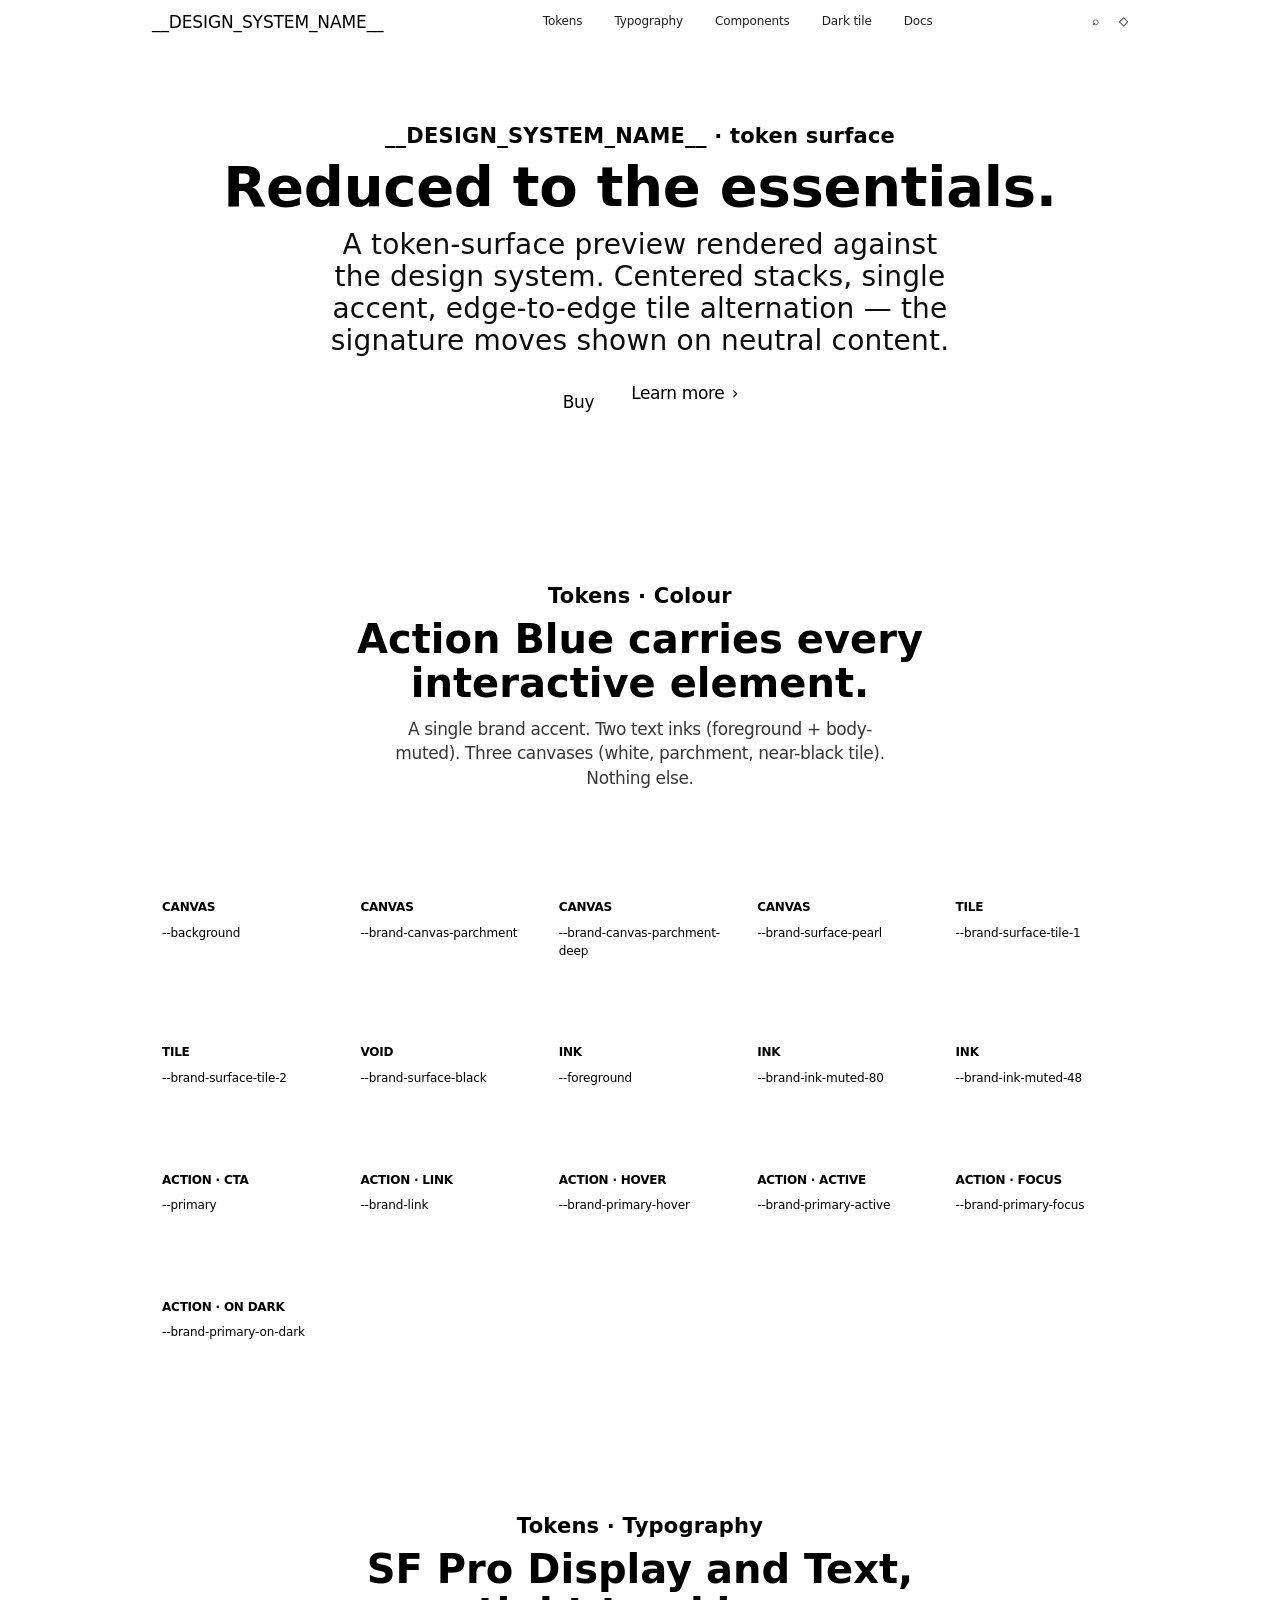
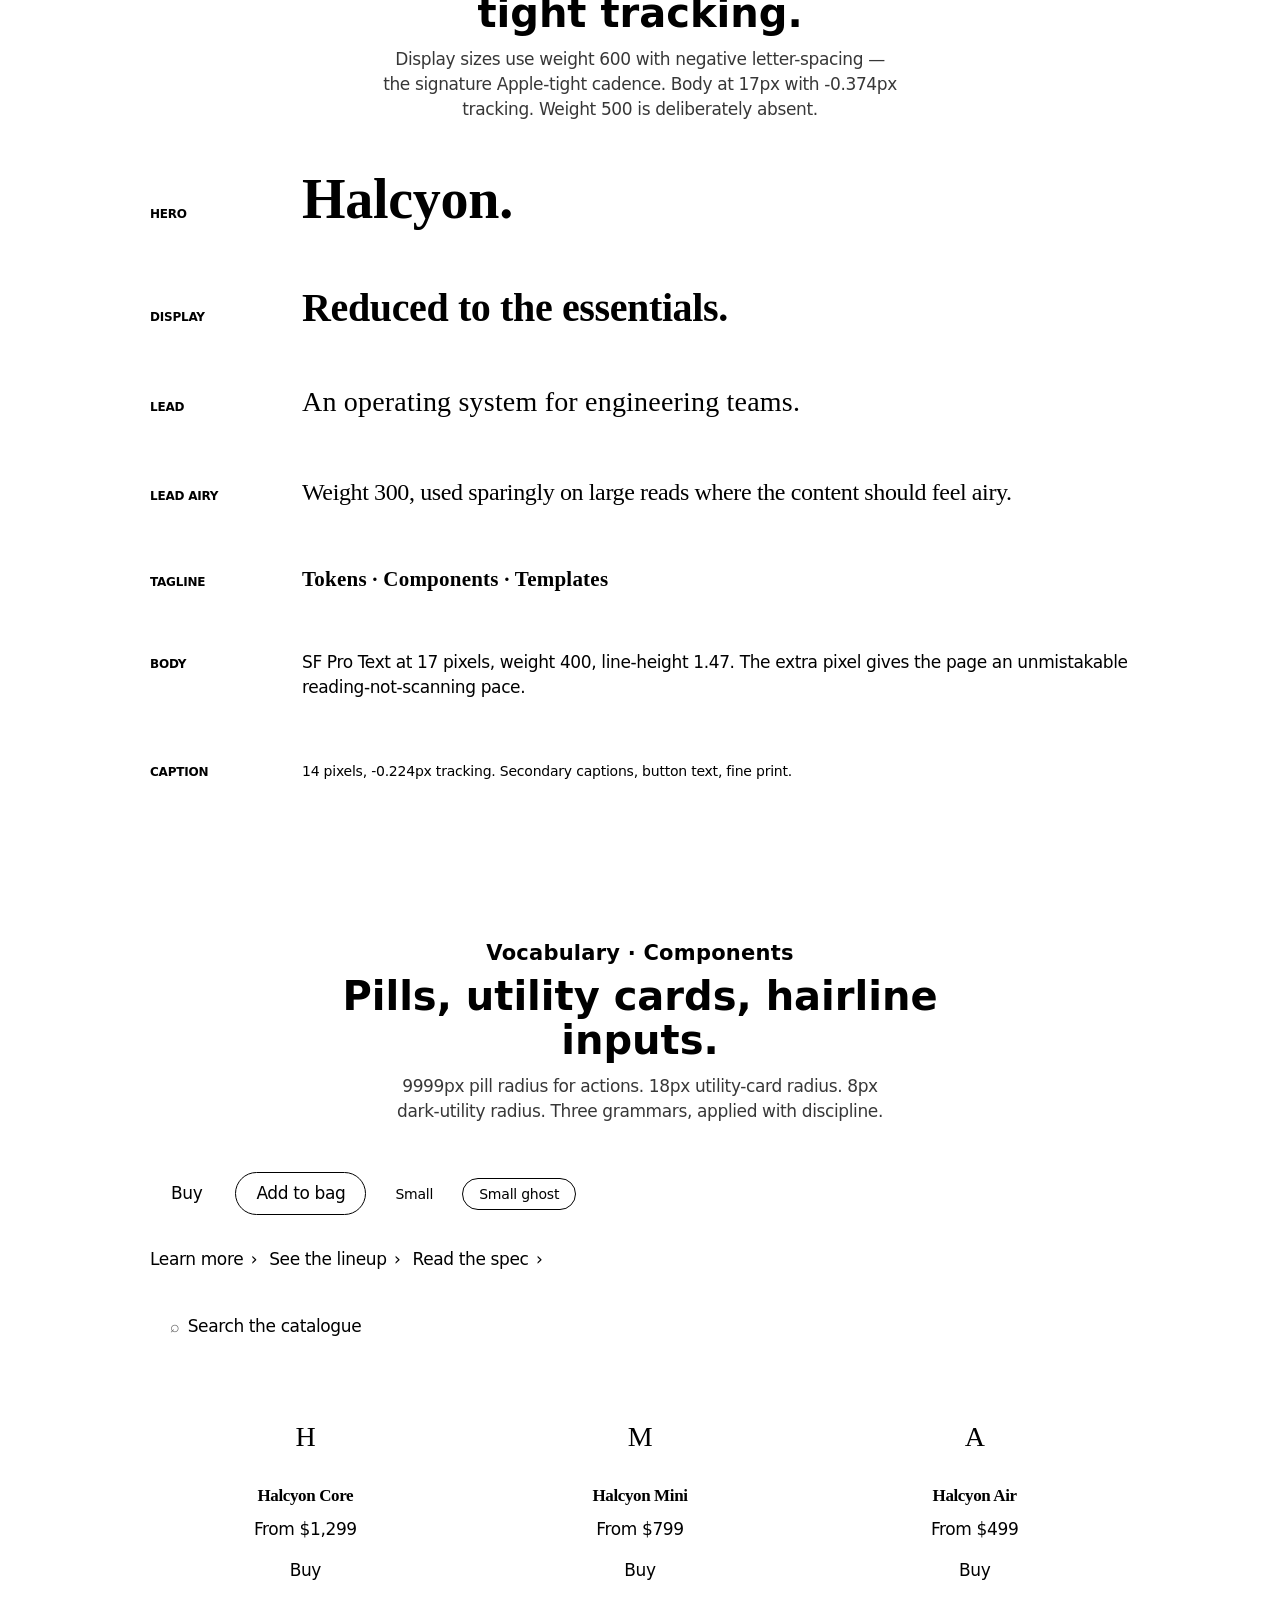
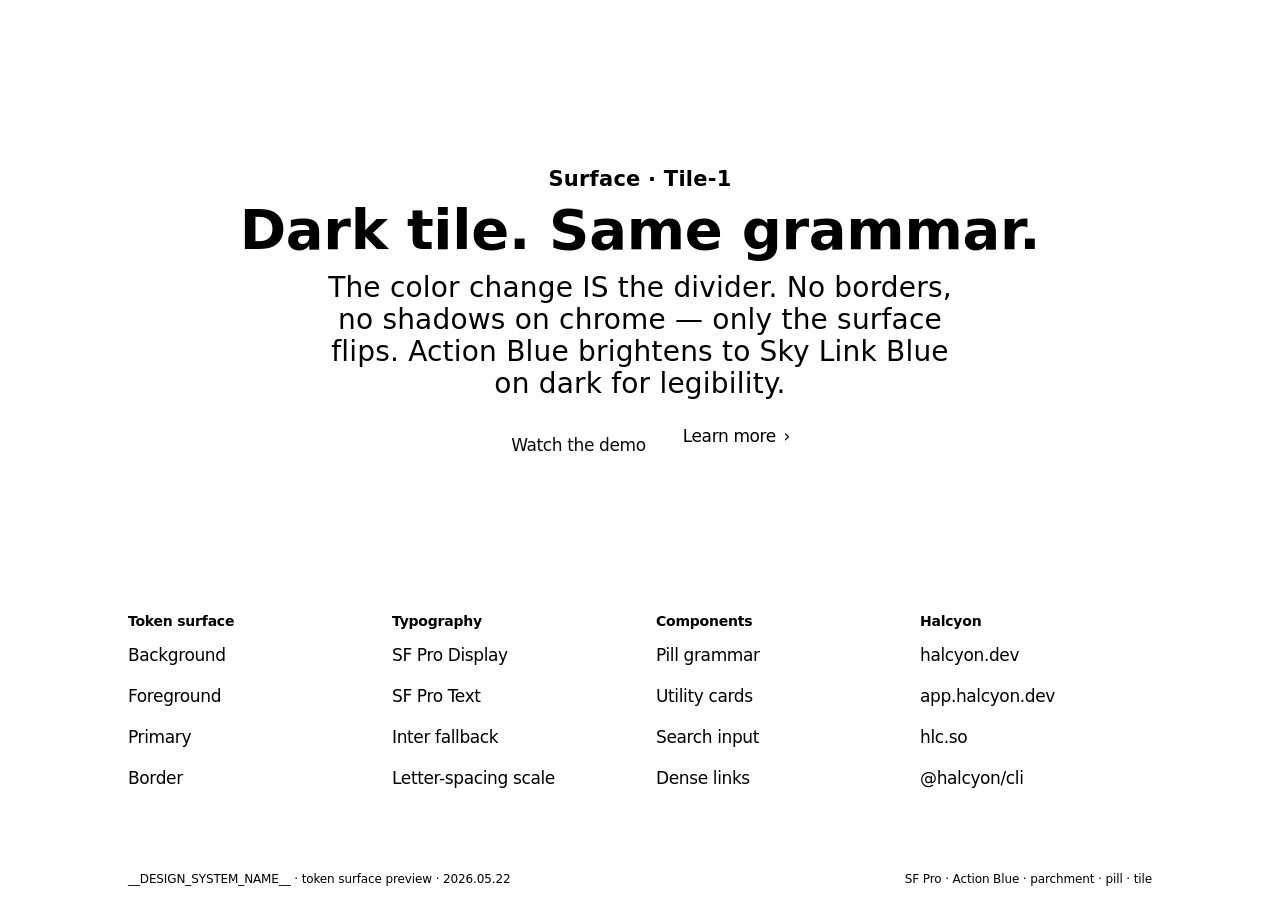
<file: .agents/skills/visualize/design-systems/apple-style/preview-template.html>
<!doctype html>
<html lang="en"__ROOT_ATTR__>
<head>
<meta charset="utf-8">
<meta name="viewport" content="width=device-width, initial-scale=1">
<title>__DESIGN_SYSTEM_NAME__ — preview</title>
<link rel="icon" href="data:image/svg+xml,%3Csvg xmlns='http://www.w3.org/2000/svg' viewBox='0 0 32 32'%3E%3Crect width='32' height='32' rx='7' fill='%231d1d1f'/%3E%3Ccircle cx='16' cy='16' r='6' fill='%230066cc'/%3E%3C/svg%3E">
<meta property="og:title" content="__DESIGN_SYSTEM_NAME__ — token-surface preview">
<meta property="og:description" content="Brand-style design-system preview from visualize. SF Pro display + Action Blue + parchment + edge-to-edge tile alternation.">
<meta name="twitter:card" content="summary">

<style>
/* === Design-system tokens (inlined from design-systems/__DESIGN_SYSTEM_NAME__/tokens.css) === */
/* __TOKENS_PLACEHOLDER__ */
</style>

<style>
/* === Preview fixture styles (inlined from preview-kit/fixture-styles/) === */
/* __COMPONENTS_PLACEHOLDER__ */
</style>

<style>
/* === Apple-style preview shell — token-surface preview with the brand's
   signature moves: thin black global nav, centered hero stacks, single
   Action Blue accent, edge-to-edge tile alternation (white / parchment /
   near-black tile), pill-grammar CTAs, SF Pro Display with negative
   tracking. Content is Halcyon-themed (the catalogue's fictional brand),
   not a clone of apple.com. */

*, *::before, *::after { box-sizing: border-box; }
html, body { margin: 0; padding: 0; }

body {
  background: var(--background);
  color: var(--foreground);
  font-family: 'SF Pro Text', system-ui, -apple-system, 'Inter', sans-serif;
  font-size: 17px;
  font-weight: 400;
  line-height: 1.47;
  letter-spacing: -0.374px;
}

/* -- Thin black global nav (Apple signature) -- */
.global-nav {
  background: var(--brand-surface-black);
  color: var(--brand-on-dark);
  height: 44px;
  display: flex;
  align-items: center;
  justify-content: center;
}
.global-nav-inner {
  width: 100%;
  max-width: 1024px;
  padding: 0 1.5rem;
  display: flex;
  align-items: center;
  justify-content: space-between;
  font-size: 12px;
  letter-spacing: -0.12px;
}
.global-nav-mark {
  font-family: 'SF Pro Display', system-ui, -apple-system, 'Inter', sans-serif;
  font-size: 17px;
  font-weight: 400;
}
.global-nav-links {
  display: flex;
  gap: 2rem;
  flex: 1;
  justify-content: center;
}
.global-nav-links a {
  color: var(--brand-on-dark);
  text-decoration: none;
  opacity: 0.88;
}
.global-nav-links a:hover { opacity: 1; }
.global-nav-utility {
  display: flex;
  gap: 1.25rem;
  font-size: 12px;
}

/* -- Tiles — full-bleed, color change IS the divider, no borders -- */
.tile { padding: 5rem 1.5rem; text-align: center; }
.tile-inner {
  max-width: 980px;
  margin: 0 auto;
}
.tile[data-mode="white"] { background: var(--background); color: var(--foreground); }
.tile[data-mode="parchment"] { background: var(--brand-canvas-parchment); color: var(--foreground); }
.tile[data-mode="dark"] {
  background: var(--brand-surface-tile-1, var(--foreground));
  color: var(--brand-on-dark, var(--primary-foreground));
}
[data-theme="dark"] .tile[data-mode="dark"] { background: var(--brand-surface-black); }
[data-theme="dark"] .tile[data-mode="white"] { background: var(--background); }

/* -- Hero typography — centered, negative tracking, weight 600 -- */
/* Eyebrow uses link-blue (--brand-link, #0066cc) rather than system-blue
 * (--primary, #0071e3) on light parchment — at 21px / weight 600,
 * #0071e3 on #f5f5f7 lands at 4.31:1, below WCAG AA 4.5:1. Link-blue's
 * deeper lightness clears AA, and per DESIGN.md the eyebrow reads as
 * text-label copy (closer to link than CTA fill). */
.hero-eyebrow {
  font-family: 'SF Pro Display', system-ui, -apple-system, 'Inter', sans-serif;
  font-size: 21px;
  font-weight: 600;
  line-height: 1.19;
  letter-spacing: 0.231px;
  color: var(--brand-link);
  margin: 0 0 0.5rem;
}
.tile[data-mode="dark"] .hero-eyebrow { color: var(--brand-primary-on-dark, var(--brand-link)); }
.hero-display {
  font-family: 'SF Pro Display', system-ui, -apple-system, 'Inter', sans-serif;
  font-size: clamp(2.5rem, 6vw, 3.5rem);
  font-weight: 600;
  line-height: 1.07;
  letter-spacing: -0.28px;
  margin: 0 0 0.75rem;
}
.hero-tagline {
  font-family: 'SF Pro Display', system-ui, -apple-system, 'Inter', sans-serif;
  font-size: 28px;
  font-weight: 400;
  line-height: 1.14;
  letter-spacing: 0.196px;
  margin: 0 auto 1.5rem;
  max-width: 36ch;
  opacity: 0.95;
}
.tile[data-mode="dark"] .hero-tagline { opacity: 1; color: var(--brand-body-muted, var(--brand-on-dark)); }
.hero-ctas {
  display: flex;
  gap: 1rem;
  justify-content: center;
  flex-wrap: wrap;
}

/* -- Pill grammar (Apple signature) -- */
.pill {
  display: inline-flex;
  align-items: center;
  gap: 0.5rem;
  padding: 0.75rem 1.25rem;
  border-radius: var(--brand-radius-pill, 9999px);
  font-family: 'SF Pro Text', system-ui, -apple-system, 'Inter', sans-serif;
  font-size: 17px;
  font-weight: 400;
  line-height: 1;
  letter-spacing: -0.374px;
  border: 1px solid transparent;
  cursor: pointer;
  text-decoration: none;
  transition: transform 80ms ease, background 120ms ease;
}
.pill:active { transform: scale(0.95); }
.pill[data-variant="primary"] { background: var(--primary); color: var(--primary-foreground); }
.pill[data-variant="primary"]:hover {
  background: var(--brand-primary-hover);
}
.pill[data-variant="primary"]:active {
  background: var(--brand-primary-active);
}
/* Outlined secondary on light surfaces uses Apple's link-blue (#0066cc)
 * per DESIGN.md §4 button-secondary-neutral — the outlined-pill secondary
 * is link-blue, not system-blue. */
.pill[data-variant="ghost"] {
  background: transparent;
  color: var(--brand-link);
  border-color: var(--brand-link);
}
/* Tile-dark uses the lifted Apple Blue (#2997ff). White text on
 * #2997ff lands at 3.01:1 — switch to dark ink (Apple's actual
 * dark-mode button treatment). */
.tile[data-mode="dark"] .pill[data-variant="primary"] {
  background: var(--brand-primary-on-dark, var(--primary));
  color: oklch(0.15 0.005 286);
}
/* On dark canvas, Apple's Sky Link Blue (#2997ff) IS the equivalent of
 * link-blue on dark — keep the outlined secondary on the brand-primary-
 * on-dark token here. */
.tile[data-mode="dark"] .pill[data-variant="ghost"] {
  color: var(--brand-primary-on-dark, var(--primary));
  border-color: var(--brand-primary-on-dark, var(--primary));
}
.pill[data-size="sm"] { padding: 0.5rem 1rem; font-size: 14px; letter-spacing: -0.224px; }

/* -- Link-with-chevron (Apple's "Learn more" pattern) -- */
/* Per DESIGN.md §4 button-secondary-link-chevron: NOT a button. Inline
 * text link in link-blue (#0066cc), chevron-right appended via ::after,
 * underline on hover. On dark canvas the colour switches to Sky Link
 * Blue (#2997ff). */
.link-chevron {
  color: var(--brand-link);
  text-decoration: none;
  font-family: 'SF Pro Text', system-ui, -apple-system, 'Inter', sans-serif;
  font-size: 17px;
  font-weight: 400;
  letter-spacing: -0.374px;
  display: inline-flex;
  align-items: baseline;
  gap: 0.2em;
}
.link-chevron::after {
  content: " \203A";
  padding-inline-start: 0.24em;
}
.link-chevron:hover { text-decoration: underline; }
.tile[data-mode="dark"] .link-chevron {
  color: var(--brand-primary-on-dark, var(--brand-link));
}

/* -- Showcase sections — centered heading, left-aligned grid -- */
.showcase-eyebrow {
  font-family: 'SF Pro Display', system-ui, -apple-system, 'Inter', sans-serif;
  font-size: 21px;
  font-weight: 600;
  line-height: 1.19;
  letter-spacing: 0.231px;
  color: var(--brand-link);
  margin: 0 0 0.5rem;
  text-align: center;
}
.showcase-title {
  font-family: 'SF Pro Display', system-ui, -apple-system, 'Inter', sans-serif;
  font-size: clamp(2rem, 4vw, 2.5rem);
  font-weight: 600;
  line-height: 1.1;
  letter-spacing: 0;
  margin: 0 auto 0.75rem;
  text-align: center;
  max-width: 24ch;
}
.showcase-lede {
  font-size: 17px;
  font-weight: 400;
  line-height: 1.47;
  letter-spacing: -0.374px;
  margin: 0 auto 3rem;
  text-align: center;
  max-width: 48ch;
  opacity: 0.78;
}

/* -- Color swatches: left-aligned grid in a centered tile -- */
.swatch-grid {
  display: grid;
  grid-template-columns: repeat(auto-fill, minmax(11rem, 1fr));
  gap: 0.75rem;
  text-align: left;
}
.swatch {
  border: 1px solid var(--border);
  border-radius: var(--radius-md, 11px);
  padding: 0.75rem;
  background: var(--background);
  color: var(--foreground);
  display: flex;
  flex-direction: column;
  gap: 0.5rem;
}
.tile[data-mode="parchment"] .swatch { background: var(--brand-surface-pearl, var(--background)); }
.tile[data-mode="dark"] .swatch {
  background: var(--brand-surface-tile-2, var(--card));
  color: var(--brand-on-dark);
  border-color: var(--brand-surface-tile-3, var(--border));
}
.swatch-chip {
  height: 2.5rem;
  border-radius: var(--radius-sm, 8px);
  border: 1px solid var(--brand-divider-soft, var(--border));
}
.swatch-name { font-family: 'SF Mono', ui-monospace, var(--font-mono); font-size: 12px; letter-spacing: -0.12px; }
.swatch-role {
  font-size: 12px;
  font-weight: 600;
  letter-spacing: -0.224px;
  color: var(--brand-ink-muted-48, var(--muted-foreground));
  text-transform: uppercase;
}

/* -- Typography roles: left-aligned in a centered tile -- */
.type-stack { display: flex; flex-direction: column; gap: 2rem; text-align: left; }
.type-row {
  display: grid;
  grid-template-columns: 8rem 1fr;
  gap: 1.5rem;
  align-items: baseline;
  padding-bottom: 1.5rem;
  border-bottom: 1px solid var(--brand-divider-soft, var(--border));
}
.type-row:last-child { border-bottom: none; padding-bottom: 0; }
.type-label {
  font-family: 'SF Pro Text', system-ui, -apple-system, 'Inter', sans-serif;
  font-size: 12px;
  font-weight: 600;
  letter-spacing: -0.224px;
  text-transform: uppercase;
  color: var(--brand-ink-muted-48, var(--muted-foreground));
  padding-top: 0.5rem;
}
.type-hero { font-family: 'SF Pro Display'; font-size: 56px; font-weight: 600; line-height: 1.07; letter-spacing: -0.28px; }
.type-display { font-family: 'SF Pro Display'; font-size: 40px; font-weight: 600; line-height: 1.1; }
.type-lead { font-family: 'SF Pro Display'; font-size: 28px; font-weight: 400; line-height: 1.14; letter-spacing: 0.196px; }
.type-lead-airy { font-family: 'SF Pro Text'; font-size: 24px; font-weight: 300; line-height: 1.5; }
.type-tagline { font-family: 'SF Pro Display'; font-size: 21px; font-weight: 600; line-height: 1.19; letter-spacing: 0.231px; }
.type-body { font-size: 17px; font-weight: 400; line-height: 1.47; letter-spacing: -0.374px; }
.type-caption { font-size: 14px; font-weight: 400; line-height: 1.43; letter-spacing: -0.224px; color: var(--brand-ink-muted-80, var(--muted-foreground)); }

/* -- Components — pill row, utility cards, search input -- */
.components { display: flex; flex-direction: column; gap: 2rem; text-align: left; }
.component-row { display: flex; flex-wrap: wrap; gap: 0.75rem; align-items: center; }
.utility-grid {
  display: grid;
  grid-template-columns: repeat(3, minmax(0, 1fr));
  gap: 1.5rem;
}
@media (max-width: 880px) { .utility-grid { grid-template-columns: 1fr; } }
.utility-card {
  background: var(--background);
  border: 1px solid var(--border);
  border-radius: var(--radius-lg, 18px);
  padding: 1.5rem;
  text-align: center;
  display: flex;
  flex-direction: column;
  gap: 0.5rem;
}
.tile[data-mode="parchment"] .utility-card { background: var(--background); }
.utility-card-mark {
  width: 64px;
  height: 64px;
  margin: 0 auto 0.5rem;
  border-radius: var(--radius-sm, 8px);
  background: var(--brand-canvas-parchment-deep);
  display: flex;
  align-items: center;
  justify-content: center;
  font-family: 'SF Pro Display';
  font-size: 28px;
  font-weight: 400;
  color: var(--brand-ink-muted-80, var(--foreground));
}
.utility-card-name {
  font-family: 'SF Pro Text';
  font-size: 17px;
  font-weight: 600;
  letter-spacing: -0.374px;
}
.utility-card-price {
  font-size: 17px;
  font-weight: 400;
  color: var(--brand-ink-muted-80, var(--muted-foreground));
}
.utility-card-link {
  margin-top: 0.5rem;
  font-size: 17px;
  font-weight: 400;
  color: var(--brand-link);
  text-decoration: none;
}
.utility-card-link:hover { text-decoration: underline; }

.search-input {
  display: inline-flex;
  align-items: center;
  gap: 0.5rem;
  background: var(--background);
  border: 1px solid var(--border);
  border-radius: var(--brand-radius-pill, 9999px);
  padding: 0.75rem 1.25rem;
  height: 44px;
  font-size: 17px;
  letter-spacing: -0.374px;
  color: var(--brand-ink-muted-48, var(--muted-foreground));
  min-width: 16rem;
}
.search-input::before { content: "⌕"; font-size: 16px; opacity: 0.6; }

/* -- Dense link footer (Apple signature: 2.41 line-height) -- */
.footer {
  background: var(--brand-canvas-parchment);
  color: var(--brand-ink-muted-80, var(--muted-foreground));
  padding: 4rem 1.5rem 2rem;
}
.footer-inner {
  max-width: 1024px;
  margin: 0 auto;
  display: grid;
  grid-template-columns: repeat(4, minmax(0, 1fr));
  gap: 2rem;
}
@media (max-width: 880px) { .footer-inner { grid-template-columns: repeat(2, 1fr); } }
.footer-col-title {
  font-size: 14px;
  font-weight: 600;
  letter-spacing: -0.224px;
  margin: 0 0 0.25rem;
  color: var(--foreground);
}
.footer-col-list { list-style: none; padding: 0; margin: 0; font-size: 17px; line-height: 2.41; }
.footer-col-list a { color: var(--brand-ink-muted-80, var(--muted-foreground)); text-decoration: none; }
.footer-col-list a:hover { color: var(--foreground); }
.footer-legal {
  max-width: 1024px;
  margin: 3rem auto 0;
  padding-top: 1.5rem;
  border-top: 1px solid var(--brand-divider-soft, var(--border));
  display: flex;
  justify-content: space-between;
  flex-wrap: wrap;
  gap: 1rem;
  font-size: 12px;
  letter-spacing: -0.12px;
  color: var(--brand-ink-muted-48, var(--muted-foreground));
}
</style>

</head>
<body>

<nav class="global-nav" aria-label="Global">
  <div class="global-nav-inner">
    <span class="global-nav-mark">__DESIGN_SYSTEM_NAME__</span>
    <div class="global-nav-links">
      <a href="#">Tokens</a>
      <a href="#">Typography</a>
      <a href="#">Components</a>
      <a href="#">Dark tile</a>
      <a href="#">Docs</a>
    </div>
    <div class="global-nav-utility">
      <a href="#" style="color: inherit; text-decoration: none;">⌕</a>
      <a href="#" style="color: inherit; text-decoration: none;">◇</a>
    </div>
  </div>
</nav>

<section class="tile" data-mode="parchment" aria-label="Hero">
  <div class="tile-inner">
    <p class="hero-eyebrow">__DESIGN_SYSTEM_NAME__ · token surface</p>
    <h1 class="hero-display">Reduced to the essentials.</h1>
    <p class="hero-tagline">A token-surface preview rendered against the design system. Centered stacks, single accent, edge-to-edge tile alternation — the signature moves shown on neutral content.</p>
    <div class="hero-ctas">
      <button class="pill" data-variant="primary" type="button">Buy</button>
      <a class="link-chevron" href="#">Learn more</a>
    </div>
  </div>
</section>

<section class="tile" data-mode="white" aria-label="Colour tokens">
  <div class="tile-inner">
    <p class="showcase-eyebrow">Tokens · Colour</p>
    <h2 class="showcase-title">Action Blue carries every interactive element.</h2>
    <p class="showcase-lede">A single brand accent. Two text inks (foreground + body-muted). Three canvases (white, parchment, near-black tile). Nothing else.</p>
    <div class="swatch-grid">
      <div class="swatch"><div class="swatch-chip" style="background-color: var(--background); border-color: var(--brand-divider-soft, var(--border));"></div><div class="swatch-role">Canvas</div><div class="swatch-name">--background</div></div>
      <div class="swatch"><div class="swatch-chip" style="background-color: var(--brand-canvas-parchment);"></div><div class="swatch-role">Canvas</div><div class="swatch-name">--brand-canvas-parchment</div></div>
      <div class="swatch"><div class="swatch-chip" style="background-color: var(--brand-canvas-parchment-deep);"></div><div class="swatch-role">Canvas</div><div class="swatch-name">--brand-canvas-parchment-deep</div></div>
      <div class="swatch"><div class="swatch-chip" style="background-color: var(--brand-surface-pearl, var(--background));"></div><div class="swatch-role">Canvas</div><div class="swatch-name">--brand-surface-pearl</div></div>
      <div class="swatch"><div class="swatch-chip" style="background-color: var(--brand-surface-tile-1, var(--foreground));"></div><div class="swatch-role">Tile</div><div class="swatch-name">--brand-surface-tile-1</div></div>
      <div class="swatch"><div class="swatch-chip" style="background-color: var(--brand-surface-tile-2, var(--foreground));"></div><div class="swatch-role">Tile</div><div class="swatch-name">--brand-surface-tile-2</div></div>
      <div class="swatch"><div class="swatch-chip" style="background-color: var(--brand-surface-black);"></div><div class="swatch-role">Void</div><div class="swatch-name">--brand-surface-black</div></div>
      <div class="swatch"><div class="swatch-chip" style="background-color: var(--foreground);"></div><div class="swatch-role">Ink</div><div class="swatch-name">--foreground</div></div>
      <div class="swatch"><div class="swatch-chip" style="background-color: var(--brand-ink-muted-80, var(--muted-foreground));"></div><div class="swatch-role">Ink</div><div class="swatch-name">--brand-ink-muted-80</div></div>
      <div class="swatch"><div class="swatch-chip" style="background-color: var(--brand-ink-muted-48, var(--muted-foreground));"></div><div class="swatch-role">Ink</div><div class="swatch-name">--brand-ink-muted-48</div></div>
      <div class="swatch"><div class="swatch-chip" style="background-color: var(--primary);"></div><div class="swatch-role">Action · CTA</div><div class="swatch-name">--primary</div></div>
      <div class="swatch"><div class="swatch-chip" style="background-color: var(--brand-link);"></div><div class="swatch-role">Action · Link</div><div class="swatch-name">--brand-link</div></div>
      <div class="swatch"><div class="swatch-chip" style="background-color: var(--brand-primary-hover);"></div><div class="swatch-role">Action · Hover</div><div class="swatch-name">--brand-primary-hover</div></div>
      <div class="swatch"><div class="swatch-chip" style="background-color: var(--brand-primary-active);"></div><div class="swatch-role">Action · Active</div><div class="swatch-name">--brand-primary-active</div></div>
      <div class="swatch"><div class="swatch-chip" style="background-color: var(--brand-primary-focus, var(--primary));"></div><div class="swatch-role">Action · Focus</div><div class="swatch-name">--brand-primary-focus</div></div>
      <div class="swatch"><div class="swatch-chip" style="background-color: var(--brand-primary-on-dark, var(--primary));"></div><div class="swatch-role">Action · On dark</div><div class="swatch-name">--brand-primary-on-dark</div></div>
    </div>
  </div>
</section>

<section class="tile" data-mode="parchment" aria-label="Typography roles">
  <div class="tile-inner">
    <p class="showcase-eyebrow">Tokens · Typography</p>
    <h2 class="showcase-title">SF Pro Display and Text, tight tracking.</h2>
    <p class="showcase-lede">Display sizes use weight 600 with negative letter-spacing — the signature Apple-tight cadence. Body at 17px with -0.374px tracking. Weight 500 is deliberately absent.</p>
    <div class="type-stack">
      <div class="type-row"><span class="type-label">Hero</span><span class="type-hero">Halcyon.</span></div>
      <div class="type-row"><span class="type-label">Display</span><span class="type-display">Reduced to the essentials.</span></div>
      <div class="type-row"><span class="type-label">Lead</span><span class="type-lead">An operating system for engineering teams.</span></div>
      <div class="type-row"><span class="type-label">Lead airy</span><span class="type-lead-airy">Weight 300, used sparingly on large reads where the content should feel airy.</span></div>
      <div class="type-row"><span class="type-label">Tagline</span><span class="type-tagline">Tokens · Components · Templates</span></div>
      <div class="type-row"><span class="type-label">Body</span><span class="type-body">SF Pro Text at 17 pixels, weight 400, line-height 1.47. The extra pixel gives the page an unmistakable reading-not-scanning pace.</span></div>
      <div class="type-row"><span class="type-label">Caption</span><span class="type-caption">14 pixels, -0.224px tracking. Secondary captions, button text, fine print.</span></div>
    </div>
  </div>
</section>

<section class="tile" data-mode="white" aria-label="Component vocabulary">
  <div class="tile-inner">
    <p class="showcase-eyebrow">Vocabulary · Components</p>
    <h2 class="showcase-title">Pills, utility cards, hairline inputs.</h2>
    <p class="showcase-lede">9999px pill radius for actions. 18px utility-card radius. 8px dark-utility radius. Three grammars, applied with discipline.</p>
    <div class="components">
      <div class="component-row" aria-label="Pill variants">
        <button class="pill" data-variant="primary" type="button">Buy</button>
        <button class="pill" data-variant="ghost" type="button">Add to bag</button>
        <button class="pill" data-variant="primary" data-size="sm" type="button">Small</button>
        <button class="pill" data-variant="ghost" data-size="sm" type="button">Small ghost</button>
      </div>

      <div class="component-row" aria-label="Link with chevron">
        <a class="link-chevron" href="#">Learn more</a>
        <a class="link-chevron" href="#">See the lineup</a>
        <a class="link-chevron" href="#">Read the spec</a>
      </div>

      <div class="component-row" aria-label="Search">
        <span class="search-input">Search the catalogue</span>
      </div>

      <div class="utility-grid" aria-label="Utility cards">
        <div class="utility-card">
          <div class="utility-card-mark">H</div>
          <div class="utility-card-name">Halcyon Core</div>
          <div class="utility-card-price">From $1,299</div>
          <a class="utility-card-link" href="#">Buy</a>
        </div>
        <div class="utility-card">
          <div class="utility-card-mark">M</div>
          <div class="utility-card-name">Halcyon Mini</div>
          <div class="utility-card-price">From $799</div>
          <a class="utility-card-link" href="#">Buy</a>
        </div>
        <div class="utility-card">
          <div class="utility-card-mark">A</div>
          <div class="utility-card-name">Halcyon Air</div>
          <div class="utility-card-price">From $499</div>
          <a class="utility-card-link" href="#">Buy</a>
        </div>
      </div>
    </div>
  </div>
</section>

<section class="tile" data-mode="dark" aria-label="Dark tile">
  <div class="tile-inner">
    <p class="hero-eyebrow">Surface · Tile-1</p>
    <h2 class="hero-display">Dark tile. Same grammar.</h2>
    <p class="hero-tagline">The color change IS the divider. No borders, no shadows on chrome — only the surface flips. Action Blue brightens to Sky Link Blue on dark for legibility.</p>
    <div class="hero-ctas">
      <button class="pill" data-variant="primary" type="button">Watch the demo</button>
      <a class="link-chevron" href="#">Learn more</a>
    </div>
  </div>
</section>

<footer class="footer">
  <div class="footer-inner">
    <div>
      <p class="footer-col-title">Token surface</p>
      <ul class="footer-col-list">
        <li><a href="#">Background</a></li>
        <li><a href="#">Foreground</a></li>
        <li><a href="#">Primary</a></li>
        <li><a href="#">Border</a></li>
      </ul>
    </div>
    <div>
      <p class="footer-col-title">Typography</p>
      <ul class="footer-col-list">
        <li><a href="#">SF Pro Display</a></li>
        <li><a href="#">SF Pro Text</a></li>
        <li><a href="#">Inter fallback</a></li>
        <li><a href="#">Letter-spacing scale</a></li>
      </ul>
    </div>
    <div>
      <p class="footer-col-title">Components</p>
      <ul class="footer-col-list">
        <li><a href="#">Pill grammar</a></li>
        <li><a href="#">Utility cards</a></li>
        <li><a href="#">Search input</a></li>
        <li><a href="#">Dense links</a></li>
      </ul>
    </div>
    <div>
      <p class="footer-col-title">Halcyon</p>
      <ul class="footer-col-list">
        <li><a href="#">halcyon.dev</a></li>
        <li><a href="#">app.halcyon.dev</a></li>
        <li><a href="#">hlc.so</a></li>
        <li><a href="#">@halcyon/cli</a></li>
      </ul>
    </div>
  </div>
  <div class="footer-legal">
    <span>__DESIGN_SYSTEM_NAME__ · token surface preview · 2026.05.22</span>
    <span>SF Pro · Action Blue · parchment · pill · tile</span>
  </div>
</footer>

</body>
</html>
</file>
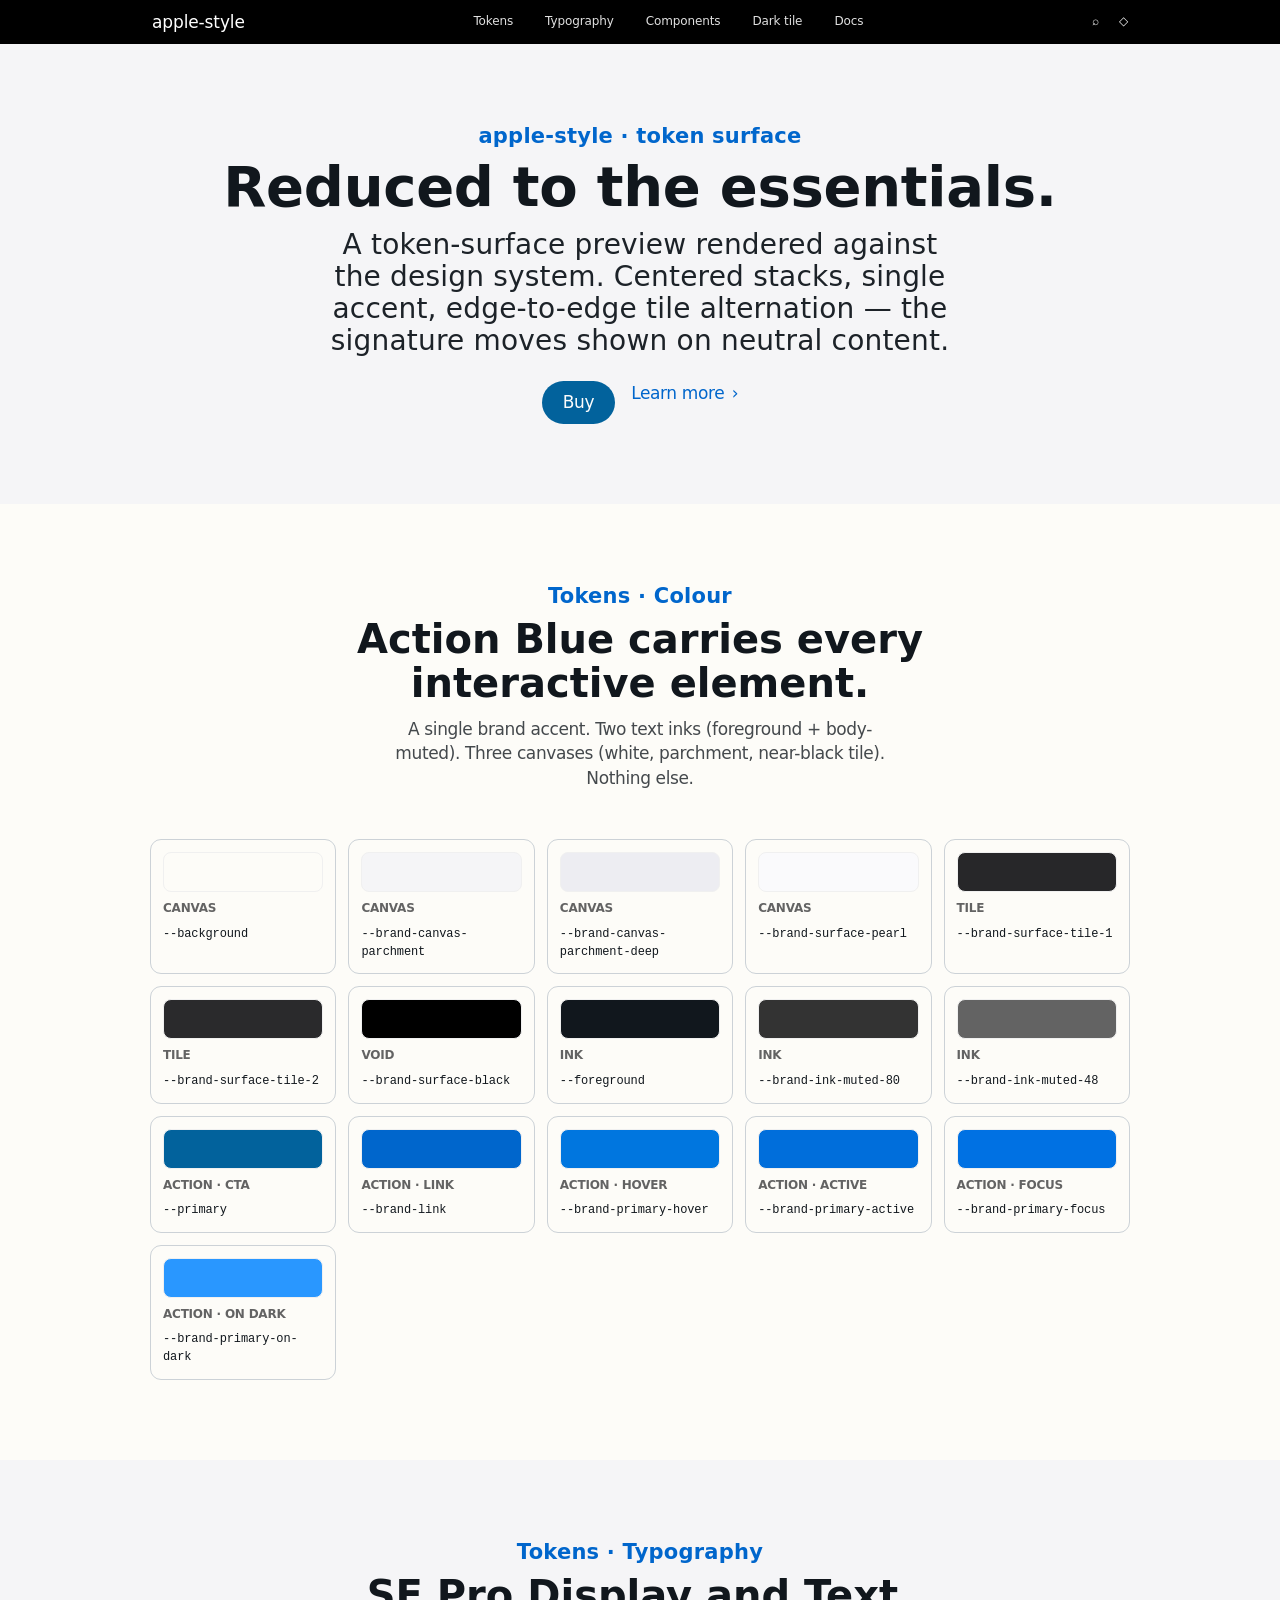
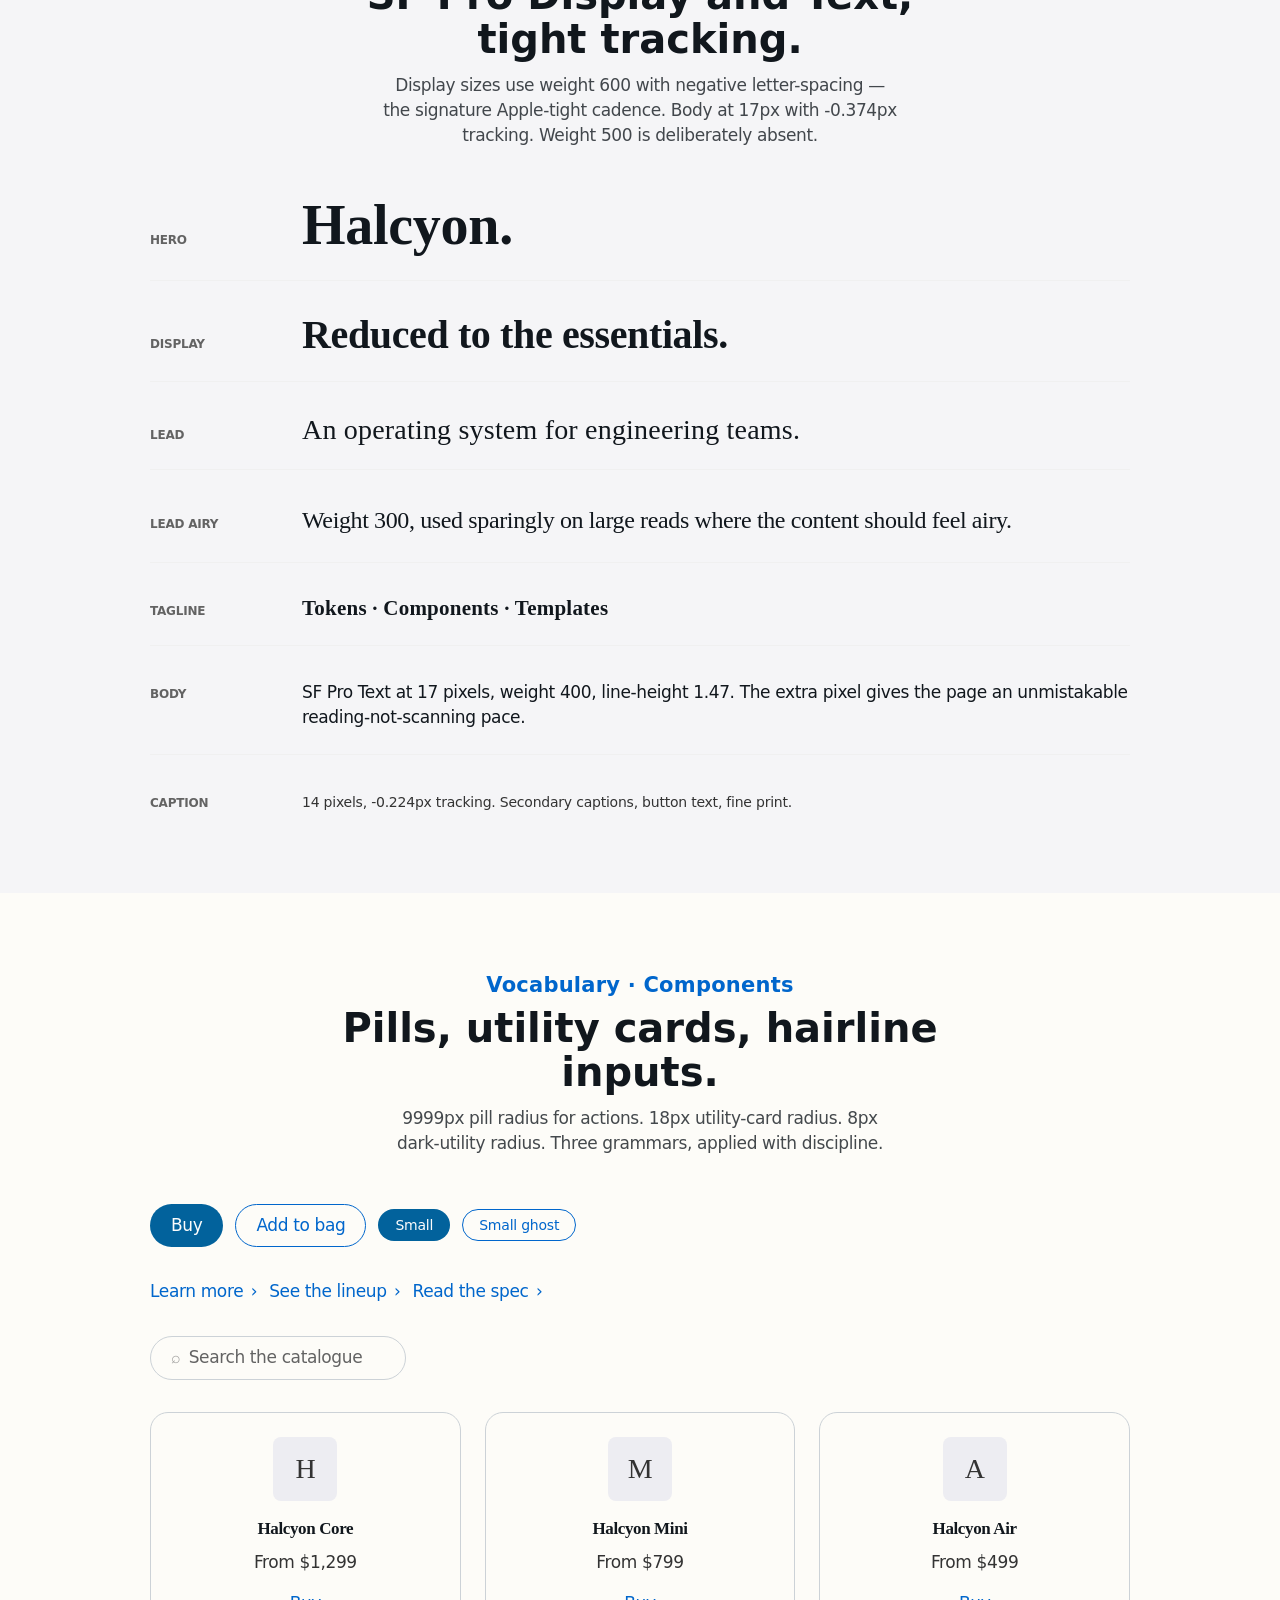
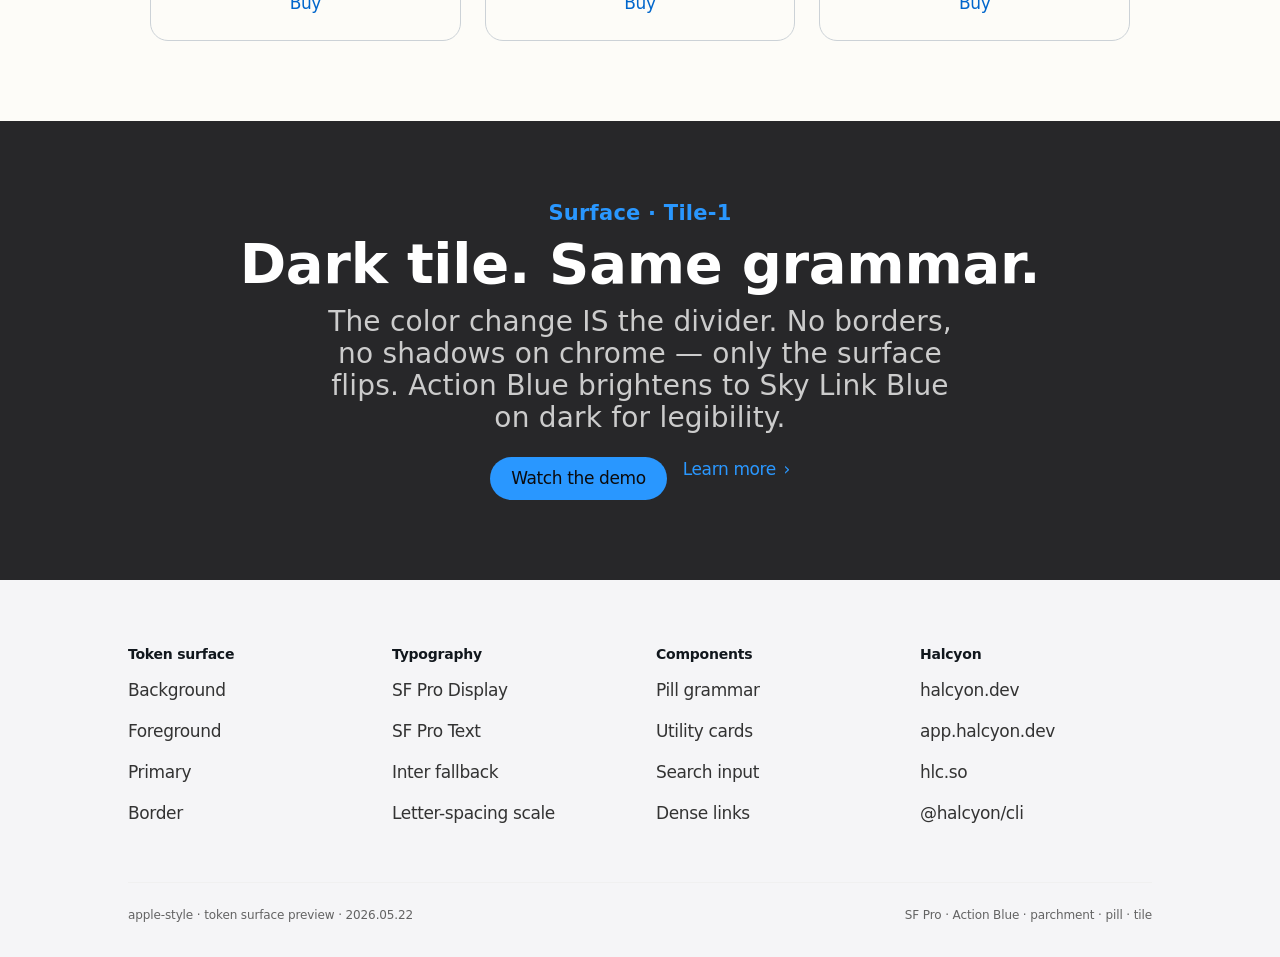
<file: .agents/skills/visualize/design-systems/apple-style/preview.html>
<!doctype html>
<html lang="en" data-theme="light">
<head>
<meta charset="utf-8">
<meta name="viewport" content="width=device-width, initial-scale=1">
<title>apple-style — preview</title>
<link rel="icon" href="data:image/svg+xml,%3Csvg xmlns='http://www.w3.org/2000/svg' viewBox='0 0 32 32'%3E%3Crect width='32' height='32' rx='7' fill='%231d1d1f'/%3E%3Ccircle cx='16' cy='16' r='6' fill='%230066cc'/%3E%3C/svg%3E">
<meta property="og:title" content="apple-style — token-surface preview">
<meta property="og:description" content="Brand-style design-system preview from visualize. SF Pro display + Action Blue + parchment + edge-to-edge tile alternation.">
<meta name="twitter:card" content="summary">

<style>
/* === Design-system tokens (inlined from design-systems/apple-style/tokens.css) === */
/**
 * design-systems/apple-style/tokens.css
 *
 * Live-verified against apple.com on 2026-05-26 (homepage, /iphone, /mac,
 * /apple-watch, /apple-vision-pro, /apple-music, /newsroom, /shop,
 * support.apple.com, developer.apple.com, developer.apple.com/fonts).
 * Companion to ./DESIGN.md.
 *
 * canonical-canvas: both. Apple ships per-tile polarity on the homepage
 * tile sequence (light + dark tiles on the same page); the global nav
 * natively respects prefers-color-scheme via #fafafc (light) / #161617
 * (dark); developer.apple.com offers an explicit Light/Dark/Auto toggle.
 * Treating either polarity alone misrepresents the live brand.
 *
 * Dual-blue identity: --primary is system-blue #0071e3 (CTA fill);
 * --brand-link is link-blue #0066cc (inline-link text colour). Apple
 * uses these distinctly — never substitute one for the other.
 *
 * Intentional drift: --brand-ink-muted-48 holds an AA-tuned utility
 * neutral. Documented per DESIGN.md §2 §Drift.
 */

:root {
  color-scheme: light;

  /* shadcn-semantic core */
  --background: oklch(1 0 0);
  --foreground: oklch(0.2316 0.0038 286.0988);
  --card: oklch(1 0 0);
  --card-foreground: oklch(0.2316 0.0038 286.0988);
  --popover: oklch(1 0 0);
  --popover-foreground: oklch(0.2316 0.0038 286.0988);
  /* --primary: system-blue #0071e3, Apple's CTA-fill blue (the
   * .button-elevated background on Buy / Shop CTAs). Per DESIGN.md §2,
   * Apple ships TWO blues — system-blue #0071e3 for filled buttons and
   * link-blue #0066cc for body-text hyperlinks. shadcn-semantic --primary
   * carries the CTA-fill role; the inline-link colour lives in
   * --brand-link below. Never substitute one for the other. */
  --primary: oklch(0.5629 0.1933 256.1557);
  --primary-foreground: oklch(1 0 0);
  /* --secondary / --muted: parchment #f5f5f7. Per DESIGN.md §2 §Drift
   * item 2, Apple's marketing band-alternation surface is parchment, not
   * pure white. --background stays white (Apple does ship pure white on
   * /iphone, /support, /newsroom — see DESIGN.md §2); parchment is the
   * secondary/muted band fill between tiles. */
  --secondary: oklch(0.9707 0.0027 286.3501);
  --secondary-foreground: oklch(0.2316 0.0038 286.0988);
  --muted: oklch(0.9707 0.0027 286.3501);
  --muted-foreground: oklch(0.5399 0.0077 286.1391);
  /* --accent: localnav pressed-state fill #EDEDF2 — Apple's only
   * documented "accent" surface beyond parchment, per DESIGN.md §2 and
   * ac-localnav.built.css (background-active: #EDEDF2). */
  --accent: oklch(0.9475 0.0067 286.2716);
  --accent-foreground: oklch(0.2316 0.0038 286.0988);
  --destructive: oklch(0.5308 0.2178 29.2339);
  --destructive-foreground: oklch(1 0 0);
  --border: oklch(0.9067 0 0);
  --input: oklch(0.9067 0 0);
  /* --ring tracks --primary (system-blue #0071e3) — Apple's focus-ring
   * colour, per globalheader.css `outline:2px solid var(--sk-focus-color,
   * #0071e3)`. Primary-family asymmetry rule: ring/primary/sidebar-primary
   * /sidebar-ring move together. */
  --ring: oklch(0.5629 0.1933 256.1557);
  --sidebar: oklch(1 0 0);
  --sidebar-foreground: oklch(0.2316 0.0038 286.0988);
  --sidebar-primary: oklch(0.5629 0.1933 256.1557);
  --sidebar-primary-foreground: oklch(1 0 0);
  --sidebar-accent: oklch(0.9475 0.0067 286.2716);
  --sidebar-accent-foreground: oklch(0.2316 0.0038 286.0988);
  --sidebar-border: oklch(0.9067 0 0);
  --sidebar-ring: oklch(0.5629 0.1933 256.1557);
  --chart-1: oklch(0.8147 0.0776 252.8793);
  --chart-2: oklch(0.6690 0.1808 251.8396);
  --chart-3: oklch(0.5629 0.1933 256.1557);
  --chart-4: oklch(0.5220 0.1771 255.8297);
  --chart-5: oklch(0.4523 0.2032 263.3978);

  /* radius scale */
  --radius-sm: 8px;
  --radius-md: 11px;
  --radius-lg: 18px;
  --radius-xl: calc(0.625rem + 4px);

  /* brand-specific radius extras */
  --brand-radius-none: 0px;
  --brand-radius-xs: 5px;
  --brand-radius-pill: 9999px;
  --brand-radius-full: 9999px;

  /* typography tokens */
  --font-sans: "SF Pro Text", system-ui, -apple-system, "Inter", sans-serif;
  --font-serif: ui-serif, Georgia, Cambria, "Times New Roman", Times, serif;
  --font-mono: ui-monospace, SFMono-Regular, Menlo, Monaco, Consolas, "Liberation Mono", "Courier New", monospace;
  --font-display: "SF Pro Display", system-ui, -apple-system, "Inter", sans-serif;

  /* type scale tokens */
  --text-display: 56px;
  --text-heading: 40px;
  --text-title: 21px;
  --text-base: 17px;
  --leading-tight: 1.07;
  --leading-normal: 1.47;

  /* spacing + tracking */
  --spacing: 0.25rem;
  --tracking-normal: 0em;

  /* shadow scale */
  --shadow-2xs: 0 1px 3px 0px hsl(0 0% 0% / 0.05);
  --shadow-xs: 0 1px 3px 0px hsl(0 0% 0% / 0.05);
  --shadow-sm: 0 1px 3px 0px hsl(0 0% 0% / 0.10), 0 1px 2px -1px hsl(0 0% 0% / 0.10);
  --shadow: 0 1px 3px 0px hsl(0 0% 0% / 0.10), 0 1px 2px -1px hsl(0 0% 0% / 0.10);
  --shadow-md: 0 1px 3px 0px hsl(0 0% 0% / 0.10), 0 2px 4px -1px hsl(0 0% 0% / 0.10);
  --shadow-lg: 0 1px 3px 0px hsl(0 0% 0% / 0.10), 0 4px 6px -1px hsl(0 0% 0% / 0.10);
  --shadow-xl: 0 1px 3px 0px hsl(0 0% 0% / 0.10), 0 8px 10px -1px hsl(0 0% 0% / 0.10);
  --shadow-2xl: 0 1px 3px 0px hsl(0 0% 0% / 0.25);

  /* Brand-extras — Apple's own documented token surface. */

  /* --brand-link: link-blue #0066cc — Apple's body-text hyperlink colour
   * (--sk-body-link-color in main.built.css). The OTHER blue, distinct
   * from --primary's system-blue. Use on inline links and the "Learn
   * more ›" link-with-chevron pattern. Per DESIGN.md §2 §Drift item 1. */
  --brand-link: oklch(0.5220 0.1771 255.8297);

  /* --brand-primary-hover / --brand-primary-active: system-blue's hover
   * and pressed states from ac-localnav.built.css's `background-hover:
   * #0076DF` and `background-active: #006EDB`, used on the in-page
   * sticky Buy CTA. Per DESIGN.md §2 §Drift item 6. */
  --brand-primary-hover: oklch(0.5708 0.1825 254.1352);
  --brand-primary-active: oklch(0.5505 0.1868 255.8249);

  /* --brand-primary-focus: kept as alias of --primary (system-blue
   * #0071e3 = Apple's --sk-focus-color outline value). Pre-refresh
   * consumers may still reference this name. */
  --brand-primary-focus: oklch(0.5629 0.1933 256.1557);

  /* --brand-primary-on-dark: Sky Link Blue #2997ff — Apple's documented
   * dark-canvas link colour from .ac-gf-block-dark { --sk-blocklink-color:
   * rgb(41, 151, 255) } in ac-globalfooter.built.css. */
  --brand-primary-on-dark: oklch(0.6690 0.1808 251.8396);

  --brand-body: oklch(0.2316 0.0038 286.0988);
  --brand-body-on-dark: oklch(1 0 0);
  --brand-body-muted: oklch(0.8452 0 0);
  --brand-ink-muted-80: oklch(0.3211 0 0);
  /* --brand-ink-muted-48: utility neutral (chroma ≈ 0) holding an
   * AA-tuned value for swatch-role + type-label use on Apple's white +
   * parchment canvas. Per AUTHORING.md "Brand identity vs. utility
   * neutrals" — chroma ≈ 0 lifts are permitted for utility neutrals.
   * Documented as intentional drift per DESIGN.md §2 §Drift item 5. */
  --brand-ink-muted-48: oklch(0.5000 0 0);
  --brand-divider-soft: oklch(0.9551 0 0);

  /* --brand-canvas-parchment / --brand-canvas-parchment-deep: Apple's
   * two parchment surfaces. #f5f5f7 is the body bg between tiles and
   * the lighter band-alternation fill; #EDEDF2 is the deeper parchment
   * used as the localnav pressed-state fill and as the more visible
   * hairline. --background stays pure white at the page-body root
   * (Apple ships pure white on /iphone, /support, /newsroom). Per
   * DESIGN.md §2 §Drift item 3. */
  --brand-canvas-parchment: oklch(0.9707 0.0027 286.3501);
  --brand-canvas-parchment-deep: oklch(0.9475 0.0067 286.2716);

  --brand-surface-pearl: oklch(0.9857 0.0026 286.3511);
  --brand-surface-tile-1: oklch(0.2735 0.0036 286.1561);
  --brand-surface-tile-2: oklch(0.2858 0.0036 286.1692);
  --brand-surface-tile-3: oklch(0.2653 0.0037 286.1464);
  --brand-surface-black: oklch(0 0 0);
  --brand-surface-chip-translucent: oklch(0.8652 0.0068 286.2561);
  --brand-on-dark: oklch(1 0 0);
}

[data-theme="dark"] {
  color-scheme: dark;

  --background: oklch(0.2735 0.0036 286.1561);
  --foreground: oklch(1 0 0);
  --card: oklch(0.2858 0.0036 286.1692);
  --card-foreground: oklch(1 0 0);
  --popover: oklch(0.2858 0.0036 286.1692);
  --popover-foreground: oklch(1 0 0);
  --primary: oklch(0.6690 0.1808 251.8396);
  /* --primary-foreground: dark ink on Apple's Sky Link Blue dark
   * primary (#2997ff). Apple uses #2997ff as a body-link colour on dark
   * (per .ac-gf-block-dark { --sk-blocklink-color }) — never as a CTA
   * fill — so there is no live-observed text-on-#2997ff colour. Dark
   * ink mirrors Apple's near-black foreground for legibility on the
   * lighter blue. */
  --primary-foreground: oklch(0.1500 0.0050 286);
  --secondary: oklch(0.2858 0.0036 286.1692);
  --secondary-foreground: oklch(1 0 0);
  --muted: oklch(0.2858 0.0036 286.1692);
  --muted-foreground: oklch(0.7200 0.0030 286);
  --accent: oklch(0.3200 0.0036 286);
  --accent-foreground: oklch(1 0 0);
  --destructive: oklch(0.6200 0.2178 29);
  --destructive-foreground: oklch(1 0 0);
  --border: oklch(0.3800 0.0036 286);
  --input: oklch(0.3800 0.0036 286);
  --ring: oklch(0.6690 0.1808 251.8396);
  --sidebar: oklch(0.2653 0.0037 286.1464);
  --sidebar-foreground: oklch(1 0 0);
  --sidebar-primary: oklch(0.6690 0.1808 251.8396);
  --sidebar-primary-foreground: oklch(1 0 0);
  --sidebar-accent: oklch(0.3200 0.0036 286);
  --sidebar-accent-foreground: oklch(1 0 0);
  --sidebar-border: oklch(0.3800 0.0036 286);
  --sidebar-ring: oklch(0.6690 0.1808 251.8396);
  --chart-1: oklch(0.8147 0.0776 252.8793);
  --chart-2: oklch(0.6690 0.1808 251.8396);
  --chart-3: oklch(0.5629 0.1933 256.1557);
  --chart-4: oklch(0.5220 0.1771 255.8297);
  --chart-5: oklch(0.4523 0.2032 263.3978);

  /* Brand extras — dark-context overrides. Apple's dark-canvas link
   * colour is Sky Link Blue #2997ff (per ac-globalfooter.built.css
   * `.ac-gf-block-dark { --sk-blocklink-color: rgb(41, 151, 255) }`).
   * Hover/active for system-blue on dark are not documented by Apple
   * — fall through to the cascade rather than synthesising values. */
  --brand-link: oklch(0.6690 0.1808 251.8396);
  --brand-canvas-parchment: oklch(0.2653 0.0037 286.1464);
  --brand-canvas-parchment-deep: oklch(0.2858 0.0036 286.1692);
  --brand-surface-pearl: oklch(0.2858 0.0036 286.1692);
  --brand-divider-soft: oklch(0.3400 0.0036 286);
  --brand-ink-muted-80: oklch(0.7800 0.0030 286);
  --brand-ink-muted-48: oklch(0.6800 0.0030 286);
  --brand-body: oklch(1 0 0);
  --brand-body-muted: oklch(0.8000 0.0030 286);
}

@media (prefers-color-scheme: dark) {
  :root:not([data-theme="light"]):not([data-theme="dark"]) {
    color-scheme: dark;

    --background: oklch(0.2735 0.0036 286.1561);
    --foreground: oklch(1 0 0);
    --card: oklch(0.2858 0.0036 286.1692);
    --card-foreground: oklch(1 0 0);
    --popover: oklch(0.2858 0.0036 286.1692);
    --popover-foreground: oklch(1 0 0);
    --primary: oklch(0.6690 0.1808 251.8396);
    --primary-foreground: oklch(0.1500 0.0050 286);
    --secondary: oklch(0.2858 0.0036 286.1692);
    --secondary-foreground: oklch(1 0 0);
    --muted: oklch(0.2858 0.0036 286.1692);
    --muted-foreground: oklch(0.7200 0.0030 286);
    --accent: oklch(0.3200 0.0036 286);
    --accent-foreground: oklch(1 0 0);
    --destructive: oklch(0.6200 0.2178 29);
    --destructive-foreground: oklch(1 0 0);
    --border: oklch(0.3800 0.0036 286);
    --input: oklch(0.3800 0.0036 286);
    --ring: oklch(0.6690 0.1808 251.8396);
    --sidebar: oklch(0.2653 0.0037 286.1464);
    --sidebar-foreground: oklch(1 0 0);
    --sidebar-primary: oklch(0.6690 0.1808 251.8396);
    --sidebar-primary-foreground: oklch(1 0 0);
    --sidebar-accent: oklch(0.3200 0.0036 286);
    --sidebar-accent-foreground: oklch(1 0 0);
    --sidebar-border: oklch(0.3800 0.0036 286);
    --sidebar-ring: oklch(0.6690 0.1808 251.8396);
    --chart-1: oklch(0.8147 0.0776 252.8793);
    --chart-2: oklch(0.6690 0.1808 251.8396);
    --chart-3: oklch(0.5629 0.1933 256.1557);
    --chart-4: oklch(0.5220 0.1771 255.8297);
    --chart-5: oklch(0.4523 0.2032 263.3978);

    --brand-link: oklch(0.6690 0.1808 251.8396);
    --brand-canvas-parchment: oklch(0.2653 0.0037 286.1464);
    --brand-canvas-parchment-deep: oklch(0.2858 0.0036 286.1692);
    --brand-surface-pearl: oklch(0.2858 0.0036 286.1692);
    --brand-divider-soft: oklch(0.3400 0.0036 286);
    --brand-ink-muted-80: oklch(0.7800 0.0030 286);
    --brand-ink-muted-48: oklch(0.6800 0.0030 286);
    --brand-body: oklch(1 0 0);
    --brand-body-muted: oklch(0.8000 0.0030 286);
  }
}
</style>

<style>
/* === Preview fixture styles (inlined from preview-kit/fixture-styles/) === */
/* === preview-kit/fixture-styles/legacy-preview-components.css === */
/* === preview-kit/fixture-styles/legacy/alert/alert.css === */
@layer components {
  .alert {
    position: relative;
    display: flex;
    align-items: flex-start;
    gap: 0.75rem;
    border: 1px solid var(--border);
    border-radius: var(--radius-lg);
    padding: 1rem 1.25rem;
    font-size: 0.875rem;
    color: var(--foreground);
    background-color: var(--background);

    &[data-variant="destructive"] {
      border-color: var(--destructive);
      color: var(--destructive);

      & .alert-title {
        color: var(--destructive);
      }

      & .alert-description {
        color: var(--destructive);
        opacity: 0.9;
      }

      & .alert-icon {
        color: var(--destructive);
      }
    }
  }

  .alert-icon {
    width: 1rem;
    height: 1rem;
    flex-shrink: 0;
    margin-top: 0.125rem;
    color: var(--foreground);
  }

  .alert-content {
    flex: 1;
    min-width: 0;
  }

  .alert-title {
    margin: 0;
    font-size: 0.875rem;
    font-weight: 500;
    line-height: 1.4;
    letter-spacing: -0.01em;
    color: var(--foreground);
  }

  .alert-description {
    margin: 0.25rem 0 0;
    font-size: 0.8125rem;
    line-height: 1.5;
    color: var(--muted-foreground);
  }

  .alert-action {
    flex-shrink: 0;
    margin-left: auto;
    align-self: center;
  }
}

/* === preview-kit/fixture-styles/legacy/badge/badge.css === */
@layer components {
  .badge {
    display: inline-flex;
    align-items: center;
    gap: 0.25rem;
    padding: 0.125rem 0.625rem;
    border-radius: var(--radius-full, 9999px);
    border: 1px solid transparent;
    background-color: var(--primary);
    color: var(--primary-foreground);
    font-size: 0.75rem;
    line-height: 1;
    font-weight: 500;
    text-decoration: none;
    white-space: nowrap;
    user-select: none;

    &[data-variant="secondary"] {
      background-color: var(--secondary);
      color: var(--secondary-foreground);
    }

    &[data-variant="destructive"] {
      background-color: var(--destructive);
      color: var(--destructive-foreground);
    }

    &[data-variant="outline"] {
      background-color: transparent;
      border-color: currentColor;
      color: var(--foreground);
    }

    &[data-size="sm"] {
      padding: 0.0625rem 0.5rem;
      font-size: 0.6875rem;
    }

    &:is(a):hover {
      filter: brightness(0.95);
    }

    &:focus-visible {
      outline: 2px solid var(--ring);
      outline-offset: 2px;
    }
  }

  @media (forced-colors: active) {
    .badge {
      background-color: ButtonFace;
      color: ButtonText;
      border-color: ButtonText;
    }
  }
}

/* === preview-kit/fixture-styles/legacy/card/card.css === */
@layer components {
  .card {
    display: flex;
    flex-direction: column;
    gap: 1.5rem;
    border: 1px solid var(--border);
    border-radius: var(--radius-lg);
    background-color: var(--card);
    color: var(--card-foreground);
    padding: 1.5rem;

    &[data-variant="interactive"] {
      cursor: pointer;
      text-decoration: none;
      transition: background-color 120ms cubic-bezier(0.4, 0, 0.2, 1),
                  border-color 120ms cubic-bezier(0.4, 0, 0.2, 1);

      &:hover {
        background-color: var(--accent);
        border-color: var(--accent-foreground);
      }

      &:focus-visible {
        outline: 2px solid var(--ring);
        outline-offset: 2px;
      }
    }

    &[data-variant="elevated"] {
      border: none;
      box-shadow: 0 1px 2px 0 oklch(0 0 0 / 0.06),
                  0 4px 8px -2px oklch(0 0 0 / 0.08);
    }

    &[data-variant="ghost"] {
      border: none;
      background-color: transparent;
      padding: 0;
    }
  }

  .card-header {
    display: flex;
    flex-direction: column;
    gap: 0.375rem;
  }

  .card-title {
    margin: 0;
    font-size: 1.125rem;
    line-height: 1.3;
    font-weight: 600;
    color: var(--card-foreground);
  }

  .card-description {
    margin: 0;
    font-size: 0.875rem;
    line-height: 1.5;
    color: var(--muted-foreground);
  }

  .card-content {
    font-size: 0.9375rem;
    line-height: 1.6;
  }

  .card-footer {
    display: flex;
    align-items: center;
    gap: 0.75rem;
    padding-top: 0.5rem;
  }

  @media (forced-colors: active) {
    .card { border-color: CanvasText; }
  }
}

/* === preview-kit/fixture-styles/legacy/progress/progress.css === */
@layer components {
  .progress {
    appearance: none;
    width: 100%;
    height: 0.5rem;
    border: none;
    border-radius: 9999px;
    overflow: hidden;
    background-color: var(--secondary);

    &::-webkit-progress-bar {
      background-color: var(--secondary);
      border-radius: 9999px;
    }

    &::-webkit-progress-value {
      background-color: var(--primary);
      border-radius: 9999px;
      transition: inline-size 200ms cubic-bezier(0.4, 0, 0.2, 1);
    }

    &::-moz-progress-bar {
      background-color: var(--primary);
      border-radius: 9999px;
    }

    &[data-size="sm"] {
      height: 0.25rem;
    }

    &:indeterminate {
      background-image: linear-gradient(
        90deg,
        var(--secondary) 0%,
        var(--primary) 50%,
        var(--secondary) 100%
      );
      background-size: 200% 100%;
      animation: progress-indeterminate 1.4s linear infinite;
    }

    &:indeterminate::-webkit-progress-bar { background: transparent; }
    &:indeterminate::-moz-progress-bar { background: transparent; }
  }

  @keyframes progress-indeterminate {
    from { background-position: 200% 0; }
    to   { background-position: -200% 0; }
  }

  @media (prefers-reduced-motion: reduce) {
    .progress:indeterminate {
      animation: progress-pulse 2s ease-in-out infinite;
    }
    @keyframes progress-pulse {
      0%, 100% { opacity: 0.7; }
      50%      { opacity: 1; }
    }
  }

  .progress-field {
    display: flex;
    flex-direction: column;
    gap: 0.5rem;
  }

  .progress-label {
    display: flex;
    justify-content: space-between;
    font-size: 0.8125rem;
    color: var(--muted-foreground);
  }

  .progress-value {
    font-variant-numeric: tabular-nums;
    color: var(--foreground);
  }

  @media (forced-colors: active) {
    .progress {
      background-color: Field;
      border: 1px solid CanvasText;
    }
    .progress::-webkit-progress-value,
    .progress::-moz-progress-bar {
      background-color: Highlight;
    }
  }
}

/* === preview-kit/fixture-styles/legacy/separator/separator.css === */
/* -- Separator component ---------------------------------------- */

@layer components {
  .separator {
    border: none;
    margin: 0;
    flex-shrink: 0;
    background: var(--border);

    /* Horizontal (default) */
    height: 1px;
    width: 100%;

    /* Vertical */
    &[data-orientation="vertical"] {
      height: auto;
      width: 1px;
      align-self: stretch;
    }

    /* Decorative — hidden from assistive technology */
    &[aria-hidden="true"],
    &[role="none"] {
      /* No visual change — purely semantic */
    }
  }

  /* -- Labeled separator ------------------------------------- */
  .separator-label {
    display: flex;
    align-items: center;
    gap: 0.75rem;

    & .separator { flex: 1; }

    & span {
      font-size: 0.75rem;
      font-weight: 500;
      color: var(--muted-foreground);
      text-transform: uppercase;
      letter-spacing: 0.05em;
      white-space: nowrap;
      flex-shrink: 0;
    }
  }

  /* -- Accessibility ----------------------------------------- */
  @media (forced-colors: active) {
    .separator {
      background: CanvasText;
    }
  }

  @media (prefers-contrast: more) {
    .separator {
      background: var(--foreground);
      height: 2px;

      &[data-orientation="vertical"] {
        width: 2px;
        height: auto;
      }
    }
  }
}

/* === preview-kit/fixture-styles/legacy/statistic/statistic.css === */
@layer components {
  .statistic {
    display: flex;
    flex-direction: column;
    gap: 0.125rem;
  }

  .statistic-title {
    margin: 0;
    font-size: 0.8125rem;
    font-weight: 500;
    color: var(--muted-foreground);
    letter-spacing: 0.01em;
  }

  .statistic-value {
    margin: 0;
    font-size: 1.875rem;
    font-weight: 700;
    letter-spacing: -0.025em;
    line-height: 1.2;
    color: var(--foreground);
  }

  .statistic-description {
    margin: 0;
    font-size: 0.75rem;
    color: var(--muted-foreground);
    display: flex;
    align-items: center;
    gap: 0.25rem;
  }

  .statistic-trend {
    display: inline-flex;
    align-items: center;
    gap: 0.125rem;
    font-weight: 500;

    & svg {
      width: 0.75rem;
      height: 0.75rem;
    }

    &[data-trend="up"] {
      color: #16a34a;
    }

    &[data-trend="down"] {
      color: #dc2626;
    }
  }
}

/* === preview-kit/fixture-styles/legacy/table/table.css === */
@layer components {
  .table-container {
    width: 100%;
    overflow-x: auto;
    border: 1px solid var(--border);
    border-radius: var(--radius-xl);
    container-type: inline-size;
  }

  .table {
    width: 100%;
    border-collapse: collapse;
    font-size: 0.875rem;
    text-align: left;
    caption-side: bottom;
  }

  .table-caption {
    padding: 0.75rem 1rem;
    font-size: 0.8125rem;
    color: var(--muted-foreground);
    text-align: center;
  }

  .table-head {
    padding: 0.75rem 1rem;
    font-weight: 500;
    color: var(--muted-foreground);
    background-color: var(--muted);
    white-space: nowrap;
    border-bottom: 1px solid var(--border);

    &:first-child {
      border-top-left-radius: var(--radius-lg);
    }

    &:last-child {
      border-top-right-radius: var(--radius-lg);
    }
  }

  .table-row {
    border-bottom: 1px solid var(--border);
    transition: background-color 150ms ease;

    &:last-child {
      border-bottom: none;
    }

    tbody &:hover {
      background-color: var(--muted);
    }
  }

  .table-cell {
    padding: 0.75rem 1rem;
    vertical-align: middle;
    color: var(--foreground);
  }

  tfoot .table-row {
    background-color: var(--muted);
    border-top: 1px solid var(--border);
    font-weight: 500;
  }

  tfoot .table-cell:first-child {
    border-bottom-left-radius: var(--radius-lg);
  }

  tfoot .table-cell:last-child {
    border-bottom-right-radius: var(--radius-lg);
  }

  /* -- Container query: compact table in narrow containers -- */
  @container (max-width: 480px) {
    .table-head,
    .table-cell { padding: 0.5rem 0.75rem; font-size: 0.8125rem; }
  }
}

/* === preview-kit/fixture-styles/legacy/tabs/tabs.css === */
@layer components {
  .tabs {
    display: flex;
    flex-direction: column;
    gap: 1rem;
  }

  .tabs-list {
    display: inline-flex;
    align-items: center;
    gap: 0.25rem;
    border-bottom: 1px solid var(--border);
  }

  .tabs-trigger {
    appearance: none;
    border: none;
    background: transparent;
    cursor: pointer;
    padding: 0.5rem 0.75rem;
    font-size: 0.875rem;
    font-weight: 500;
    color: var(--muted-foreground);
    border-bottom: 2px solid transparent;
    margin-bottom: -1px;
    transition: color 120ms cubic-bezier(0.4, 0, 0.2, 1),
                border-color 120ms cubic-bezier(0.4, 0, 0.2, 1);

    &:hover {
      color: var(--foreground);
    }

    &[aria-selected="true"] {
      color: var(--foreground);
      border-bottom-color: var(--primary);
    }

    &:focus-visible {
      outline: 2px solid var(--ring);
      outline-offset: 2px;
      border-radius: var(--radius-sm);
    }
  }

  .tabs-panel {
    color: var(--foreground);
  }

  .tabs-panel[hidden] {
    display: none;
  }

  /* CSS-only radio-driven variant */
  .tabs[data-variant="radio"] {
    display: grid;
    grid-template-columns: repeat(var(--tab-count, 4), auto) 1fr;

    & .tabs-radio {
      position: absolute;
      opacity: 0;
      pointer-events: none;
    }

    & .tabs-trigger {
      display: inline-flex;
      align-items: center;
    }

    & .tabs-panel {
      grid-column: 1 / -1;
      display: none;
    }
  }

  .tabs[data-variant="radio"] .tabs-radio:checked + .tabs-trigger {
    color: var(--foreground);
    border-bottom-color: var(--primary);
  }

  @media (forced-colors: active) {
    .tabs-trigger[aria-selected="true"],
    .tabs[data-variant="radio"] .tabs-radio:checked + .tabs-trigger {
      border-bottom-color: Highlight;
      color: Highlight;
    }
  }
}

/* === preview-kit/fixture-styles/legacy/timeline/timeline.css === */
@layer components {
  .timeline {
    list-style: none;
    padding: 0;
    margin: 0;
    position: relative;
    display: flex;
    flex-direction: column;
    gap: 1.5rem;
  }

  .timeline-item {
    position: relative;
    padding-left: 2rem;
    display: grid;
    grid-template-columns: 5rem 1fr;
    gap: 1rem;
    align-items: baseline;

    &::before {
      content: "";
      position: absolute;
      left: 0.4375rem;
      top: 0.75rem;
      bottom: -1.5rem;
      width: 1px;
      background-color: var(--border);
    }

    &::after {
      content: "";
      position: absolute;
      left: 0;
      top: 0.375rem;
      width: 0.9375rem;
      height: 0.9375rem;
      border-radius: 9999px;
      background-color: var(--foreground);
      border: 2px solid var(--background);
      box-shadow: 0 0 0 1px var(--border);
    }

    &:last-child::before {
      display: none;
    }

    &[data-state="active"]::after {
      background-color: var(--primary);
      box-shadow: 0 0 0 1px var(--primary), 0 0 0 4px oklch(from var(--primary) l c h / 0.18);
    }

    &[data-state="upcoming"]::after {
      background-color: var(--background);
    }

    &[data-state="upcoming"] .timeline-title,
    &[data-state="upcoming"] .timeline-description,
    &[data-state="upcoming"] .timeline-time {
      color: var(--muted-foreground);
    }
  }

  .timeline-time {
    font-size: 0.8125rem;
    font-variant-numeric: tabular-nums;
    color: var(--muted-foreground);
  }

  .timeline-content {
    display: flex;
    flex-direction: column;
    gap: 0.25rem;
  }

  .timeline-title {
    margin: 0;
    font-size: 0.9375rem;
    font-weight: 600;
    line-height: 1.4;
  }

  .timeline-description {
    margin: 0;
    font-size: 0.875rem;
    line-height: 1.5;
    color: var(--muted-foreground);
  }

  @media (forced-colors: active) {
    .timeline-item::before { background-color: CanvasText; }
    .timeline-item::after { background-color: LinkText; }
  }
}

/* === preview-kit/fixture-styles/legacy/toast/toast.css === */
@layer components {
  .toast {
    display: flex;
    align-items: flex-start;
    gap: 0.75rem;
    padding: 0.875rem 1rem;
    border: 1px solid var(--border);
    border-radius: var(--radius-lg);
    background-color: var(--card);
    color: var(--card-foreground);
    box-shadow: 0 4px 12px -2px oklch(0 0 0 / 0.12),
                0 2px 4px -1px oklch(0 0 0 / 0.06);
    min-width: 18rem;
    max-width: 28rem;

    /* Native enter via @starting-style */
    transition: opacity 200ms cubic-bezier(0.16, 1, 0.3, 1),
                transform 200ms cubic-bezier(0.16, 1, 0.3, 1);
    opacity: 1;
    transform: translateY(0);

    @starting-style {
      opacity: 0;
      transform: translateY(0.5rem);
    }

    &[data-variant="destructive"] {
      border-color: var(--destructive);
      background-color: oklch(from var(--destructive) l c h / 0.08);

      & .toast-title { color: var(--destructive); }
    }

    &[data-variant="success"] {
      border-color: var(--primary);
      background-color: oklch(from var(--primary) l c h / 0.06);

      & .toast-title { color: var(--primary); }
    }
  }

  .toast-content {
    display: flex;
    flex-direction: column;
    gap: 0.125rem;
    flex: 1;
    min-width: 0;
  }

  .toast-title {
    margin: 0;
    font-size: 0.875rem;
    font-weight: 600;
    line-height: 1.4;
  }

  .toast-description {
    margin: 0;
    font-size: 0.8125rem;
    line-height: 1.5;
    color: var(--muted-foreground);
    overflow-wrap: anywhere;
  }

  .toast-actions {
    display: flex;
    align-items: center;
    gap: 0.5rem;
    flex-shrink: 0;
  }

  .toast-close {
    appearance: none;
    border: none;
    background: transparent;
    cursor: pointer;
    color: var(--muted-foreground);
    font-size: 1.125rem;
    line-height: 1;
    padding: 0.125rem 0.375rem;
    border-radius: var(--radius-sm);
    flex-shrink: 0;

    &:hover { color: var(--foreground); }

    &:focus-visible {
      outline: 2px solid var(--ring);
      outline-offset: 2px;
    }
  }

  @media (prefers-reduced-motion: reduce) {
    .toast {
      transition: opacity 200ms linear;
      transform: none;
      @starting-style {
        opacity: 0;
        transform: none;
      }
    }
  }

  @media (forced-colors: active) {
    .toast {
      background-color: Canvas;
      color: CanvasText;
      border-color: CanvasText;
    }
    .toast[data-variant="destructive"] { border-color: Mark; }
  }
}

/* === preview-kit/fixture-styles/legacy/typography/typography.css === */
/* -- Typography component --------------------------------------- */

/* -- Base text ---------------------------------------------- */
/* Sets the default font size for the entire page.            */
/* All typography classes are sized relative to this baseline. */
@layer base {
  body {
    font-size: 0.875rem;
    line-height: 1.5;
  }
}

@layer components {
  /* -- Headings ---------------------------------------------- */
  .h1 {
    scroll-margin-top: 5rem;
    font-size: 2.25rem;
    font-weight: 800;
    letter-spacing: -0.025em;
    line-height: 1.15;
    text-wrap: balance;
    color: var(--foreground);
  }

  .h2 {
    scroll-margin-top: 5rem;
    font-size: 1.875rem;
    font-weight: 600;
    letter-spacing: -0.02em;
    line-height: 1.25;
    text-wrap: balance;
    color: var(--foreground);
    border-bottom: 1px solid var(--border);
    padding-bottom: 0.5rem;

    &:first-child { margin-top: 0; }
  }

  .h3 {
    scroll-margin-top: 5rem;
    font-size: 1.5rem;
    font-weight: 600;
    letter-spacing: -0.01em;
    line-height: 1.3;
    text-wrap: balance;
    color: var(--foreground);
  }

  .h4 {
    scroll-margin-top: 5rem;
    font-size: 1.25rem;
    font-weight: 600;
    line-height: 1.4;
    text-wrap: balance;
    color: var(--foreground);
  }

  /* -- Paragraph --------------------------------------------- */
  .p {
    font-size: 0.875rem;
    line-height: 1.75;
    text-wrap: pretty;
    color: var(--foreground);

    &:not(:first-child) { margin-top: 1.5rem; }
  }

  /* -- Lead --------------------------------------------------- */
  .lead {
    font-size: 1.25rem;
    line-height: 1.6;
    color: var(--muted-foreground);
    text-wrap: pretty;
  }

  /* -- Large -------------------------------------------------- */
  .large {
    font-size: 1.125rem;
    font-weight: 600;
    color: var(--foreground);
  }

  /* -- Small -------------------------------------------------- */
  .small {
    font-size: 0.875rem;
    font-weight: 500;
    line-height: 1;
    color: var(--foreground);
  }

  /* -- Muted -------------------------------------------------- */
  .muted {
    font-size: 0.875rem;
    color: var(--muted-foreground);
  }

  /* -- Blockquote --------------------------------------------- */
  .blockquote {
    margin-top: 1.5rem;
    border-inline-start: 2px solid var(--border);
    padding-inline-start: 1.5rem;
    font-style: italic;
    hanging-punctuation: first last;
    color: var(--foreground);

    & p { margin: 0; }
  }

  /* -- Inline code -------------------------------------------- */
  .code {
    position: relative;
    border-radius: var(--radius-sm);
    background: var(--muted);
    padding: 0.2rem 0.3rem;
    font-family: var(--font-mono);
    font-size: 0.875em;
    font-weight: 600;
    color: var(--foreground);
  }

  /* -- Accessibility ------------------------------------------ */

  @media (prefers-contrast: more) {
    .h1, .h2, .h3, .h4 {
      letter-spacing: 0;
    }

    .blockquote {
      border-inline-start-width: 3px;
    }

    .code {
      outline: 1px solid var(--border);
    }

    .muted {
      color: var(--foreground);
    }
  }

  @media (forced-colors: active) {
    .blockquote {
      border-inline-start-color: CanvasText;
    }

    .code {
      background: Canvas;
      outline: 1px solid CanvasText;
      color: CanvasText;
    }
  }
}


/* === preview-kit/fixture-styles/pattern-fixtures.css === */

:root{--background:oklch(0.99 0.005 95);--foreground:oklch(0.2 0.015 250);--card:oklch(1 0 0);--muted:oklch(0.95 0.006 95);--muted-foreground:oklch(0.43 0.02 250);--border:oklch(0.86 0.01 250);--primary:oklch(0.48 0.12 245);--primary-foreground:oklch(0.99 0 0);--destructive:oklch(0.55 0.18 30);--success:oklch(0.52 0.13 145);font-family:Inter,ui-sans-serif,system-ui,sans-serif}body{margin:0;background:var(--background);color:var(--foreground);font-family:inherit}.page{max-width:880px;margin:0 auto;padding:40px 20px}.panel{background:var(--card);border:1px solid var(--border);padding:20px}h1{font-size:1.75rem;line-height:1.15;margin:0 0 8px}p{line-height:1.55}.meta-grid{display:grid;grid-template-columns:repeat(4,minmax(0,1fr));gap:12px;border-top:1px solid var(--border);padding-top:16px}.meta-grid div{min-width:0}.meta-grid dt{font-size:.72rem;color:var(--muted-foreground);text-transform:uppercase;letter-spacing:.06em}.meta-grid dd{margin:3px 0 0;font-size:.92rem}.toc nav{border-top:1px solid var(--border);padding-top:14px}.toc ol{display:grid;gap:8px;margin:0;padding-left:22px}.toc a{color:var(--foreground);text-decoration-thickness:1px;text-underline-offset:3px}table{width:100%;border-collapse:collapse;font-size:.92rem}caption{text-align:left;color:var(--muted-foreground);font-size:.86rem;padding:0 0 10px}th,td{border-bottom:1px solid var(--border);padding:10px 12px;text-align:left;vertical-align:top}thead th{font-size:.75rem;text-transform:uppercase;letter-spacing:.05em;color:var(--muted-foreground)}tbody th{font-weight:600}.num{text-align:right;font-variant-numeric:tabular-nums}.callout{border:1px solid var(--border);background:var(--muted);padding:16px}.callout[data-tone=risk]{border-color:oklch(from var(--destructive) l c h / .45);background:oklch(from var(--destructive) l c h / .08)}.callout strong{display:block;margin-bottom:4px}@media(max-width:520px){.page{padding:24px 14px}.meta-grid{grid-template-columns:1fr 1fr}.table-wrap{overflow-x:auto}.panel{padding:16px}}

</style>

<style>
/* === Apple-style preview shell — token-surface preview with the brand's
   signature moves: thin black global nav, centered hero stacks, single
   Action Blue accent, edge-to-edge tile alternation (white / parchment /
   near-black tile), pill-grammar CTAs, SF Pro Display with negative
   tracking. Content is Halcyon-themed (the catalogue's fictional brand),
   not a clone of apple.com. */

*, *::before, *::after { box-sizing: border-box; }
html, body { margin: 0; padding: 0; }

body {
  background: var(--background);
  color: var(--foreground);
  font-family: 'SF Pro Text', system-ui, -apple-system, 'Inter', sans-serif;
  font-size: 17px;
  font-weight: 400;
  line-height: 1.47;
  letter-spacing: -0.374px;
}

/* -- Thin black global nav (Apple signature) -- */
.global-nav {
  background: var(--brand-surface-black);
  color: var(--brand-on-dark);
  height: 44px;
  display: flex;
  align-items: center;
  justify-content: center;
}
.global-nav-inner {
  width: 100%;
  max-width: 1024px;
  padding: 0 1.5rem;
  display: flex;
  align-items: center;
  justify-content: space-between;
  font-size: 12px;
  letter-spacing: -0.12px;
}
.global-nav-mark {
  font-family: 'SF Pro Display', system-ui, -apple-system, 'Inter', sans-serif;
  font-size: 17px;
  font-weight: 400;
}
.global-nav-links {
  display: flex;
  gap: 2rem;
  flex: 1;
  justify-content: center;
}
.global-nav-links a {
  color: var(--brand-on-dark);
  text-decoration: none;
  opacity: 0.88;
}
.global-nav-links a:hover { opacity: 1; }
.global-nav-utility {
  display: flex;
  gap: 1.25rem;
  font-size: 12px;
}

/* -- Tiles — full-bleed, color change IS the divider, no borders -- */
.tile { padding: 5rem 1.5rem; text-align: center; }
.tile-inner {
  max-width: 980px;
  margin: 0 auto;
}
.tile[data-mode="white"] { background: var(--background); color: var(--foreground); }
.tile[data-mode="parchment"] { background: var(--brand-canvas-parchment); color: var(--foreground); }
.tile[data-mode="dark"] {
  background: var(--brand-surface-tile-1, var(--foreground));
  color: var(--brand-on-dark, var(--primary-foreground));
}
[data-theme="dark"] .tile[data-mode="dark"] { background: var(--brand-surface-black); }
[data-theme="dark"] .tile[data-mode="white"] { background: var(--background); }

/* -- Hero typography — centered, negative tracking, weight 600 -- */
/* Eyebrow uses link-blue (--brand-link, #0066cc) rather than system-blue
 * (--primary, #0071e3) on light parchment — at 21px / weight 600,
 * #0071e3 on #f5f5f7 lands at 4.31:1, below WCAG AA 4.5:1. Link-blue's
 * deeper lightness clears AA, and per DESIGN.md the eyebrow reads as
 * text-label copy (closer to link than CTA fill). */
.hero-eyebrow {
  font-family: 'SF Pro Display', system-ui, -apple-system, 'Inter', sans-serif;
  font-size: 21px;
  font-weight: 600;
  line-height: 1.19;
  letter-spacing: 0.231px;
  color: var(--brand-link);
  margin: 0 0 0.5rem;
}
.tile[data-mode="dark"] .hero-eyebrow { color: var(--brand-primary-on-dark, var(--brand-link)); }
.hero-display {
  font-family: 'SF Pro Display', system-ui, -apple-system, 'Inter', sans-serif;
  font-size: clamp(2.5rem, 6vw, 3.5rem);
  font-weight: 600;
  line-height: 1.07;
  letter-spacing: -0.28px;
  margin: 0 0 0.75rem;
}
.hero-tagline {
  font-family: 'SF Pro Display', system-ui, -apple-system, 'Inter', sans-serif;
  font-size: 28px;
  font-weight: 400;
  line-height: 1.14;
  letter-spacing: 0.196px;
  margin: 0 auto 1.5rem;
  max-width: 36ch;
  opacity: 0.95;
}
.tile[data-mode="dark"] .hero-tagline { opacity: 1; color: var(--brand-body-muted, var(--brand-on-dark)); }
.hero-ctas {
  display: flex;
  gap: 1rem;
  justify-content: center;
  flex-wrap: wrap;
}

/* -- Pill grammar (Apple signature) -- */
.pill {
  display: inline-flex;
  align-items: center;
  gap: 0.5rem;
  padding: 0.75rem 1.25rem;
  border-radius: var(--brand-radius-pill, 9999px);
  font-family: 'SF Pro Text', system-ui, -apple-system, 'Inter', sans-serif;
  font-size: 17px;
  font-weight: 400;
  line-height: 1;
  letter-spacing: -0.374px;
  border: 1px solid transparent;
  cursor: pointer;
  text-decoration: none;
  transition: transform 80ms ease, background 120ms ease;
}
.pill:active { transform: scale(0.95); }
.pill[data-variant="primary"] { background: var(--primary); color: var(--primary-foreground); }
.pill[data-variant="primary"]:hover {
  background: var(--brand-primary-hover);
}
.pill[data-variant="primary"]:active {
  background: var(--brand-primary-active);
}
/* Outlined secondary on light surfaces uses Apple's link-blue (#0066cc)
 * per DESIGN.md §4 button-secondary-neutral — the outlined-pill secondary
 * is link-blue, not system-blue. */
.pill[data-variant="ghost"] {
  background: transparent;
  color: var(--brand-link);
  border-color: var(--brand-link);
}
/* Tile-dark uses the lifted Apple Blue (#2997ff). White text on
 * #2997ff lands at 3.01:1 — switch to dark ink (Apple's actual
 * dark-mode button treatment). */
.tile[data-mode="dark"] .pill[data-variant="primary"] {
  background: var(--brand-primary-on-dark, var(--primary));
  color: oklch(0.15 0.005 286);
}
/* On dark canvas, Apple's Sky Link Blue (#2997ff) IS the equivalent of
 * link-blue on dark — keep the outlined secondary on the brand-primary-
 * on-dark token here. */
.tile[data-mode="dark"] .pill[data-variant="ghost"] {
  color: var(--brand-primary-on-dark, var(--primary));
  border-color: var(--brand-primary-on-dark, var(--primary));
}
.pill[data-size="sm"] { padding: 0.5rem 1rem; font-size: 14px; letter-spacing: -0.224px; }

/* -- Link-with-chevron (Apple's "Learn more" pattern) -- */
/* Per DESIGN.md §4 button-secondary-link-chevron: NOT a button. Inline
 * text link in link-blue (#0066cc), chevron-right appended via ::after,
 * underline on hover. On dark canvas the colour switches to Sky Link
 * Blue (#2997ff). */
.link-chevron {
  color: var(--brand-link);
  text-decoration: none;
  font-family: 'SF Pro Text', system-ui, -apple-system, 'Inter', sans-serif;
  font-size: 17px;
  font-weight: 400;
  letter-spacing: -0.374px;
  display: inline-flex;
  align-items: baseline;
  gap: 0.2em;
}
.link-chevron::after {
  content: " \203A";
  padding-inline-start: 0.24em;
}
.link-chevron:hover { text-decoration: underline; }
.tile[data-mode="dark"] .link-chevron {
  color: var(--brand-primary-on-dark, var(--brand-link));
}

/* -- Showcase sections — centered heading, left-aligned grid -- */
.showcase-eyebrow {
  font-family: 'SF Pro Display', system-ui, -apple-system, 'Inter', sans-serif;
  font-size: 21px;
  font-weight: 600;
  line-height: 1.19;
  letter-spacing: 0.231px;
  color: var(--brand-link);
  margin: 0 0 0.5rem;
  text-align: center;
}
.showcase-title {
  font-family: 'SF Pro Display', system-ui, -apple-system, 'Inter', sans-serif;
  font-size: clamp(2rem, 4vw, 2.5rem);
  font-weight: 600;
  line-height: 1.1;
  letter-spacing: 0;
  margin: 0 auto 0.75rem;
  text-align: center;
  max-width: 24ch;
}
.showcase-lede {
  font-size: 17px;
  font-weight: 400;
  line-height: 1.47;
  letter-spacing: -0.374px;
  margin: 0 auto 3rem;
  text-align: center;
  max-width: 48ch;
  opacity: 0.78;
}

/* -- Color swatches: left-aligned grid in a centered tile -- */
.swatch-grid {
  display: grid;
  grid-template-columns: repeat(auto-fill, minmax(11rem, 1fr));
  gap: 0.75rem;
  text-align: left;
}
.swatch {
  border: 1px solid var(--border);
  border-radius: var(--radius-md, 11px);
  padding: 0.75rem;
  background: var(--background);
  color: var(--foreground);
  display: flex;
  flex-direction: column;
  gap: 0.5rem;
}
.tile[data-mode="parchment"] .swatch { background: var(--brand-surface-pearl, var(--background)); }
.tile[data-mode="dark"] .swatch {
  background: var(--brand-surface-tile-2, var(--card));
  color: var(--brand-on-dark);
  border-color: var(--brand-surface-tile-3, var(--border));
}
.swatch-chip {
  height: 2.5rem;
  border-radius: var(--radius-sm, 8px);
  border: 1px solid var(--brand-divider-soft, var(--border));
}
.swatch-name { font-family: 'SF Mono', ui-monospace, var(--font-mono); font-size: 12px; letter-spacing: -0.12px; }
.swatch-role {
  font-size: 12px;
  font-weight: 600;
  letter-spacing: -0.224px;
  color: var(--brand-ink-muted-48, var(--muted-foreground));
  text-transform: uppercase;
}

/* -- Typography roles: left-aligned in a centered tile -- */
.type-stack { display: flex; flex-direction: column; gap: 2rem; text-align: left; }
.type-row {
  display: grid;
  grid-template-columns: 8rem 1fr;
  gap: 1.5rem;
  align-items: baseline;
  padding-bottom: 1.5rem;
  border-bottom: 1px solid var(--brand-divider-soft, var(--border));
}
.type-row:last-child { border-bottom: none; padding-bottom: 0; }
.type-label {
  font-family: 'SF Pro Text', system-ui, -apple-system, 'Inter', sans-serif;
  font-size: 12px;
  font-weight: 600;
  letter-spacing: -0.224px;
  text-transform: uppercase;
  color: var(--brand-ink-muted-48, var(--muted-foreground));
  padding-top: 0.5rem;
}
.type-hero { font-family: 'SF Pro Display'; font-size: 56px; font-weight: 600; line-height: 1.07; letter-spacing: -0.28px; }
.type-display { font-family: 'SF Pro Display'; font-size: 40px; font-weight: 600; line-height: 1.1; }
.type-lead { font-family: 'SF Pro Display'; font-size: 28px; font-weight: 400; line-height: 1.14; letter-spacing: 0.196px; }
.type-lead-airy { font-family: 'SF Pro Text'; font-size: 24px; font-weight: 300; line-height: 1.5; }
.type-tagline { font-family: 'SF Pro Display'; font-size: 21px; font-weight: 600; line-height: 1.19; letter-spacing: 0.231px; }
.type-body { font-size: 17px; font-weight: 400; line-height: 1.47; letter-spacing: -0.374px; }
.type-caption { font-size: 14px; font-weight: 400; line-height: 1.43; letter-spacing: -0.224px; color: var(--brand-ink-muted-80, var(--muted-foreground)); }

/* -- Components — pill row, utility cards, search input -- */
.components { display: flex; flex-direction: column; gap: 2rem; text-align: left; }
.component-row { display: flex; flex-wrap: wrap; gap: 0.75rem; align-items: center; }
.utility-grid {
  display: grid;
  grid-template-columns: repeat(3, minmax(0, 1fr));
  gap: 1.5rem;
}
@media (max-width: 880px) { .utility-grid { grid-template-columns: 1fr; } }
.utility-card {
  background: var(--background);
  border: 1px solid var(--border);
  border-radius: var(--radius-lg, 18px);
  padding: 1.5rem;
  text-align: center;
  display: flex;
  flex-direction: column;
  gap: 0.5rem;
}
.tile[data-mode="parchment"] .utility-card { background: var(--background); }
.utility-card-mark {
  width: 64px;
  height: 64px;
  margin: 0 auto 0.5rem;
  border-radius: var(--radius-sm, 8px);
  background: var(--brand-canvas-parchment-deep);
  display: flex;
  align-items: center;
  justify-content: center;
  font-family: 'SF Pro Display';
  font-size: 28px;
  font-weight: 400;
  color: var(--brand-ink-muted-80, var(--foreground));
}
.utility-card-name {
  font-family: 'SF Pro Text';
  font-size: 17px;
  font-weight: 600;
  letter-spacing: -0.374px;
}
.utility-card-price {
  font-size: 17px;
  font-weight: 400;
  color: var(--brand-ink-muted-80, var(--muted-foreground));
}
.utility-card-link {
  margin-top: 0.5rem;
  font-size: 17px;
  font-weight: 400;
  color: var(--brand-link);
  text-decoration: none;
}
.utility-card-link:hover { text-decoration: underline; }

.search-input {
  display: inline-flex;
  align-items: center;
  gap: 0.5rem;
  background: var(--background);
  border: 1px solid var(--border);
  border-radius: var(--brand-radius-pill, 9999px);
  padding: 0.75rem 1.25rem;
  height: 44px;
  font-size: 17px;
  letter-spacing: -0.374px;
  color: var(--brand-ink-muted-48, var(--muted-foreground));
  min-width: 16rem;
}
.search-input::before { content: "⌕"; font-size: 16px; opacity: 0.6; }

/* -- Dense link footer (Apple signature: 2.41 line-height) -- */
.footer {
  background: var(--brand-canvas-parchment);
  color: var(--brand-ink-muted-80, var(--muted-foreground));
  padding: 4rem 1.5rem 2rem;
}
.footer-inner {
  max-width: 1024px;
  margin: 0 auto;
  display: grid;
  grid-template-columns: repeat(4, minmax(0, 1fr));
  gap: 2rem;
}
@media (max-width: 880px) { .footer-inner { grid-template-columns: repeat(2, 1fr); } }
.footer-col-title {
  font-size: 14px;
  font-weight: 600;
  letter-spacing: -0.224px;
  margin: 0 0 0.25rem;
  color: var(--foreground);
}
.footer-col-list { list-style: none; padding: 0; margin: 0; font-size: 17px; line-height: 2.41; }
.footer-col-list a { color: var(--brand-ink-muted-80, var(--muted-foreground)); text-decoration: none; }
.footer-col-list a:hover { color: var(--foreground); }
.footer-legal {
  max-width: 1024px;
  margin: 3rem auto 0;
  padding-top: 1.5rem;
  border-top: 1px solid var(--brand-divider-soft, var(--border));
  display: flex;
  justify-content: space-between;
  flex-wrap: wrap;
  gap: 1rem;
  font-size: 12px;
  letter-spacing: -0.12px;
  color: var(--brand-ink-muted-48, var(--muted-foreground));
}
</style>

</head>
<body>

<nav class="global-nav" aria-label="Global">
  <div class="global-nav-inner">
    <span class="global-nav-mark">apple-style</span>
    <div class="global-nav-links">
      <a href="#">Tokens</a>
      <a href="#">Typography</a>
      <a href="#">Components</a>
      <a href="#">Dark tile</a>
      <a href="#">Docs</a>
    </div>
    <div class="global-nav-utility">
      <a href="#" style="color: inherit; text-decoration: none;">⌕</a>
      <a href="#" style="color: inherit; text-decoration: none;">◇</a>
    </div>
  </div>
</nav>

<section class="tile" data-mode="parchment" aria-label="Hero">
  <div class="tile-inner">
    <p class="hero-eyebrow">apple-style · token surface</p>
    <h1 class="hero-display">Reduced to the essentials.</h1>
    <p class="hero-tagline">A token-surface preview rendered against the design system. Centered stacks, single accent, edge-to-edge tile alternation — the signature moves shown on neutral content.</p>
    <div class="hero-ctas">
      <button class="pill" data-variant="primary" type="button">Buy</button>
      <a class="link-chevron" href="#">Learn more</a>
    </div>
  </div>
</section>

<section class="tile" data-mode="white" aria-label="Colour tokens">
  <div class="tile-inner">
    <p class="showcase-eyebrow">Tokens · Colour</p>
    <h2 class="showcase-title">Action Blue carries every interactive element.</h2>
    <p class="showcase-lede">A single brand accent. Two text inks (foreground + body-muted). Three canvases (white, parchment, near-black tile). Nothing else.</p>
    <div class="swatch-grid">
      <div class="swatch"><div class="swatch-chip" style="background-color: var(--background); border-color: var(--brand-divider-soft, var(--border));"></div><div class="swatch-role">Canvas</div><div class="swatch-name">--background</div></div>
      <div class="swatch"><div class="swatch-chip" style="background-color: var(--brand-canvas-parchment);"></div><div class="swatch-role">Canvas</div><div class="swatch-name">--brand-canvas-parchment</div></div>
      <div class="swatch"><div class="swatch-chip" style="background-color: var(--brand-canvas-parchment-deep);"></div><div class="swatch-role">Canvas</div><div class="swatch-name">--brand-canvas-parchment-deep</div></div>
      <div class="swatch"><div class="swatch-chip" style="background-color: var(--brand-surface-pearl, var(--background));"></div><div class="swatch-role">Canvas</div><div class="swatch-name">--brand-surface-pearl</div></div>
      <div class="swatch"><div class="swatch-chip" style="background-color: var(--brand-surface-tile-1, var(--foreground));"></div><div class="swatch-role">Tile</div><div class="swatch-name">--brand-surface-tile-1</div></div>
      <div class="swatch"><div class="swatch-chip" style="background-color: var(--brand-surface-tile-2, var(--foreground));"></div><div class="swatch-role">Tile</div><div class="swatch-name">--brand-surface-tile-2</div></div>
      <div class="swatch"><div class="swatch-chip" style="background-color: var(--brand-surface-black);"></div><div class="swatch-role">Void</div><div class="swatch-name">--brand-surface-black</div></div>
      <div class="swatch"><div class="swatch-chip" style="background-color: var(--foreground);"></div><div class="swatch-role">Ink</div><div class="swatch-name">--foreground</div></div>
      <div class="swatch"><div class="swatch-chip" style="background-color: var(--brand-ink-muted-80, var(--muted-foreground));"></div><div class="swatch-role">Ink</div><div class="swatch-name">--brand-ink-muted-80</div></div>
      <div class="swatch"><div class="swatch-chip" style="background-color: var(--brand-ink-muted-48, var(--muted-foreground));"></div><div class="swatch-role">Ink</div><div class="swatch-name">--brand-ink-muted-48</div></div>
      <div class="swatch"><div class="swatch-chip" style="background-color: var(--primary);"></div><div class="swatch-role">Action · CTA</div><div class="swatch-name">--primary</div></div>
      <div class="swatch"><div class="swatch-chip" style="background-color: var(--brand-link);"></div><div class="swatch-role">Action · Link</div><div class="swatch-name">--brand-link</div></div>
      <div class="swatch"><div class="swatch-chip" style="background-color: var(--brand-primary-hover);"></div><div class="swatch-role">Action · Hover</div><div class="swatch-name">--brand-primary-hover</div></div>
      <div class="swatch"><div class="swatch-chip" style="background-color: var(--brand-primary-active);"></div><div class="swatch-role">Action · Active</div><div class="swatch-name">--brand-primary-active</div></div>
      <div class="swatch"><div class="swatch-chip" style="background-color: var(--brand-primary-focus, var(--primary));"></div><div class="swatch-role">Action · Focus</div><div class="swatch-name">--brand-primary-focus</div></div>
      <div class="swatch"><div class="swatch-chip" style="background-color: var(--brand-primary-on-dark, var(--primary));"></div><div class="swatch-role">Action · On dark</div><div class="swatch-name">--brand-primary-on-dark</div></div>
    </div>
  </div>
</section>

<section class="tile" data-mode="parchment" aria-label="Typography roles">
  <div class="tile-inner">
    <p class="showcase-eyebrow">Tokens · Typography</p>
    <h2 class="showcase-title">SF Pro Display and Text, tight tracking.</h2>
    <p class="showcase-lede">Display sizes use weight 600 with negative letter-spacing — the signature Apple-tight cadence. Body at 17px with -0.374px tracking. Weight 500 is deliberately absent.</p>
    <div class="type-stack">
      <div class="type-row"><span class="type-label">Hero</span><span class="type-hero">Halcyon.</span></div>
      <div class="type-row"><span class="type-label">Display</span><span class="type-display">Reduced to the essentials.</span></div>
      <div class="type-row"><span class="type-label">Lead</span><span class="type-lead">An operating system for engineering teams.</span></div>
      <div class="type-row"><span class="type-label">Lead airy</span><span class="type-lead-airy">Weight 300, used sparingly on large reads where the content should feel airy.</span></div>
      <div class="type-row"><span class="type-label">Tagline</span><span class="type-tagline">Tokens · Components · Templates</span></div>
      <div class="type-row"><span class="type-label">Body</span><span class="type-body">SF Pro Text at 17 pixels, weight 400, line-height 1.47. The extra pixel gives the page an unmistakable reading-not-scanning pace.</span></div>
      <div class="type-row"><span class="type-label">Caption</span><span class="type-caption">14 pixels, -0.224px tracking. Secondary captions, button text, fine print.</span></div>
    </div>
  </div>
</section>

<section class="tile" data-mode="white" aria-label="Component vocabulary">
  <div class="tile-inner">
    <p class="showcase-eyebrow">Vocabulary · Components</p>
    <h2 class="showcase-title">Pills, utility cards, hairline inputs.</h2>
    <p class="showcase-lede">9999px pill radius for actions. 18px utility-card radius. 8px dark-utility radius. Three grammars, applied with discipline.</p>
    <div class="components">
      <div class="component-row" aria-label="Pill variants">
        <button class="pill" data-variant="primary" type="button">Buy</button>
        <button class="pill" data-variant="ghost" type="button">Add to bag</button>
        <button class="pill" data-variant="primary" data-size="sm" type="button">Small</button>
        <button class="pill" data-variant="ghost" data-size="sm" type="button">Small ghost</button>
      </div>

      <div class="component-row" aria-label="Link with chevron">
        <a class="link-chevron" href="#">Learn more</a>
        <a class="link-chevron" href="#">See the lineup</a>
        <a class="link-chevron" href="#">Read the spec</a>
      </div>

      <div class="component-row" aria-label="Search">
        <span class="search-input">Search the catalogue</span>
      </div>

      <div class="utility-grid" aria-label="Utility cards">
        <div class="utility-card">
          <div class="utility-card-mark">H</div>
          <div class="utility-card-name">Halcyon Core</div>
          <div class="utility-card-price">From $1,299</div>
          <a class="utility-card-link" href="#">Buy</a>
        </div>
        <div class="utility-card">
          <div class="utility-card-mark">M</div>
          <div class="utility-card-name">Halcyon Mini</div>
          <div class="utility-card-price">From $799</div>
          <a class="utility-card-link" href="#">Buy</a>
        </div>
        <div class="utility-card">
          <div class="utility-card-mark">A</div>
          <div class="utility-card-name">Halcyon Air</div>
          <div class="utility-card-price">From $499</div>
          <a class="utility-card-link" href="#">Buy</a>
        </div>
      </div>
    </div>
  </div>
</section>

<section class="tile" data-mode="dark" aria-label="Dark tile">
  <div class="tile-inner">
    <p class="hero-eyebrow">Surface · Tile-1</p>
    <h2 class="hero-display">Dark tile. Same grammar.</h2>
    <p class="hero-tagline">The color change IS the divider. No borders, no shadows on chrome — only the surface flips. Action Blue brightens to Sky Link Blue on dark for legibility.</p>
    <div class="hero-ctas">
      <button class="pill" data-variant="primary" type="button">Watch the demo</button>
      <a class="link-chevron" href="#">Learn more</a>
    </div>
  </div>
</section>

<footer class="footer">
  <div class="footer-inner">
    <div>
      <p class="footer-col-title">Token surface</p>
      <ul class="footer-col-list">
        <li><a href="#">Background</a></li>
        <li><a href="#">Foreground</a></li>
        <li><a href="#">Primary</a></li>
        <li><a href="#">Border</a></li>
      </ul>
    </div>
    <div>
      <p class="footer-col-title">Typography</p>
      <ul class="footer-col-list">
        <li><a href="#">SF Pro Display</a></li>
        <li><a href="#">SF Pro Text</a></li>
        <li><a href="#">Inter fallback</a></li>
        <li><a href="#">Letter-spacing scale</a></li>
      </ul>
    </div>
    <div>
      <p class="footer-col-title">Components</p>
      <ul class="footer-col-list">
        <li><a href="#">Pill grammar</a></li>
        <li><a href="#">Utility cards</a></li>
        <li><a href="#">Search input</a></li>
        <li><a href="#">Dense links</a></li>
      </ul>
    </div>
    <div>
      <p class="footer-col-title">Halcyon</p>
      <ul class="footer-col-list">
        <li><a href="#">halcyon.dev</a></li>
        <li><a href="#">app.halcyon.dev</a></li>
        <li><a href="#">hlc.so</a></li>
        <li><a href="#">@halcyon/cli</a></li>
      </ul>
    </div>
  </div>
  <div class="footer-legal">
    <span>apple-style · token surface preview · 2026.05.22</span>
    <span>SF Pro · Action Blue · parchment · pill · tile</span>
  </div>
</footer>

</body>
</html>
</file>
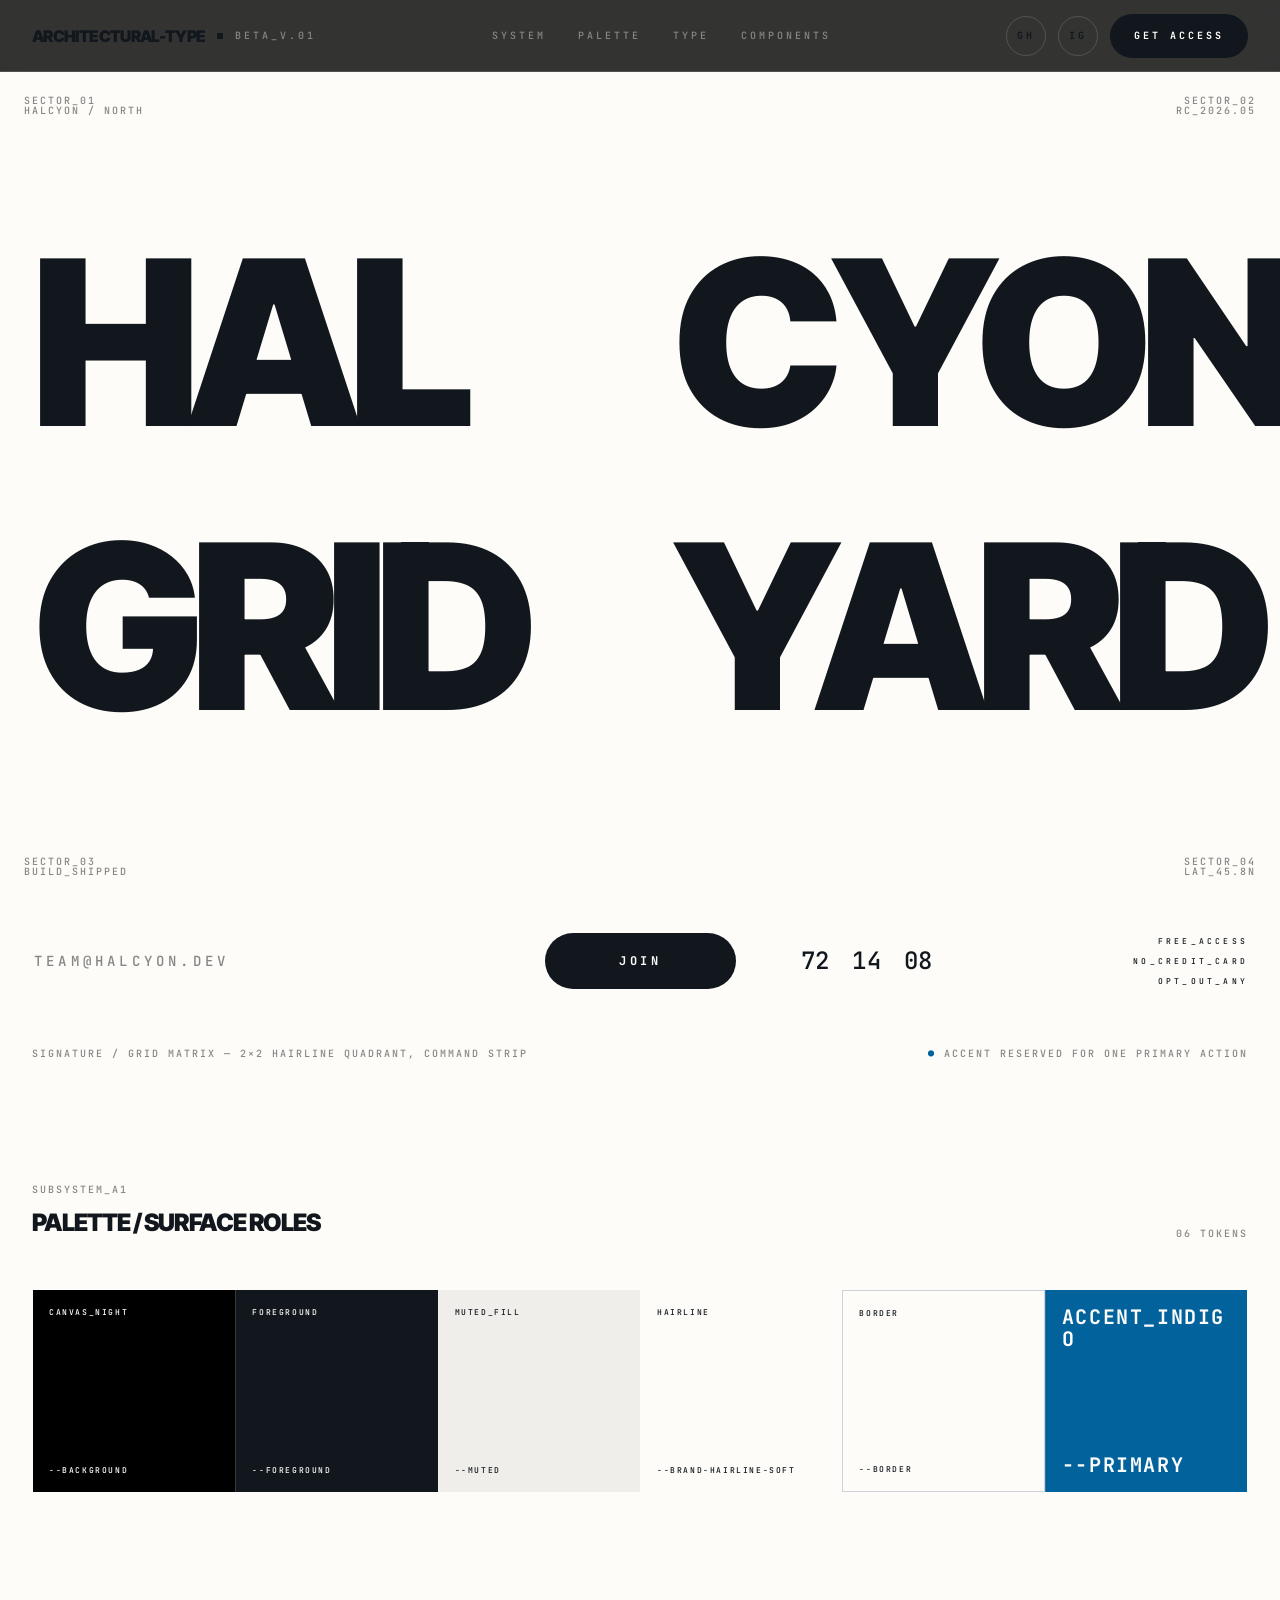
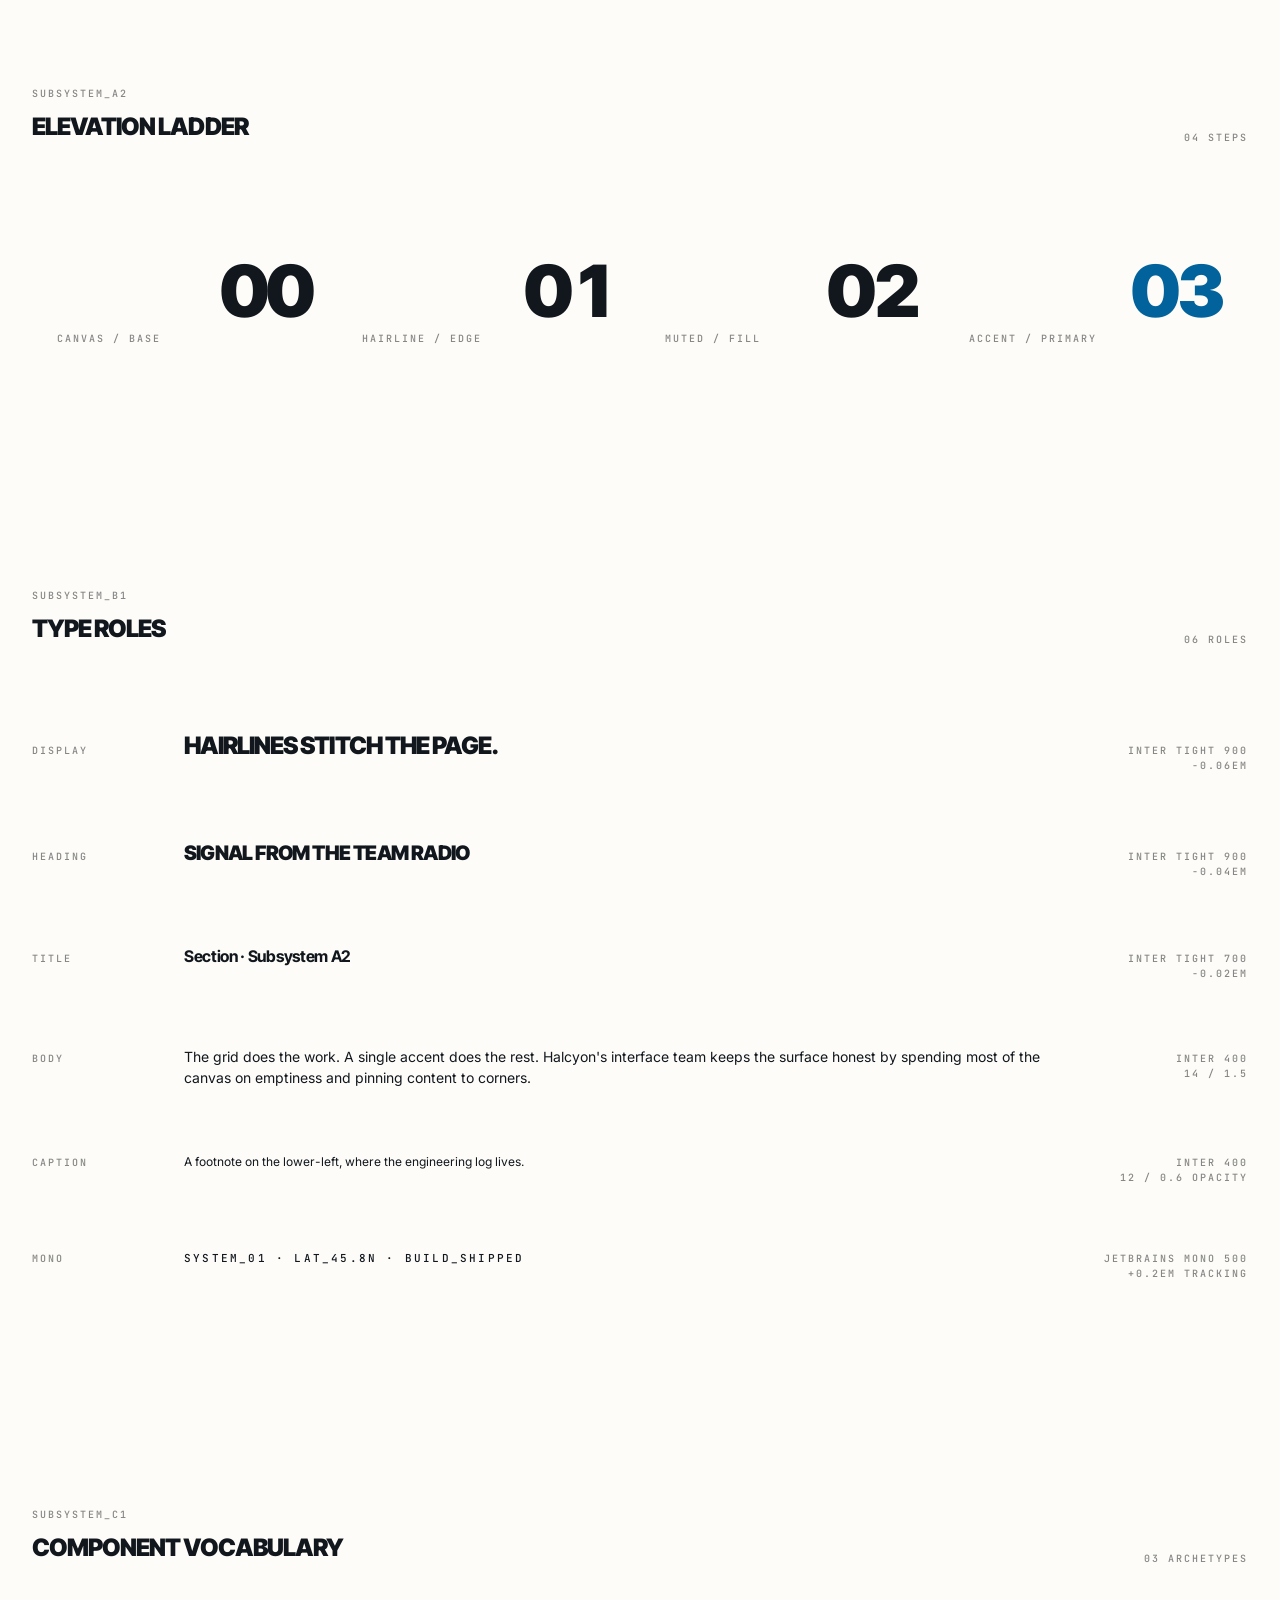
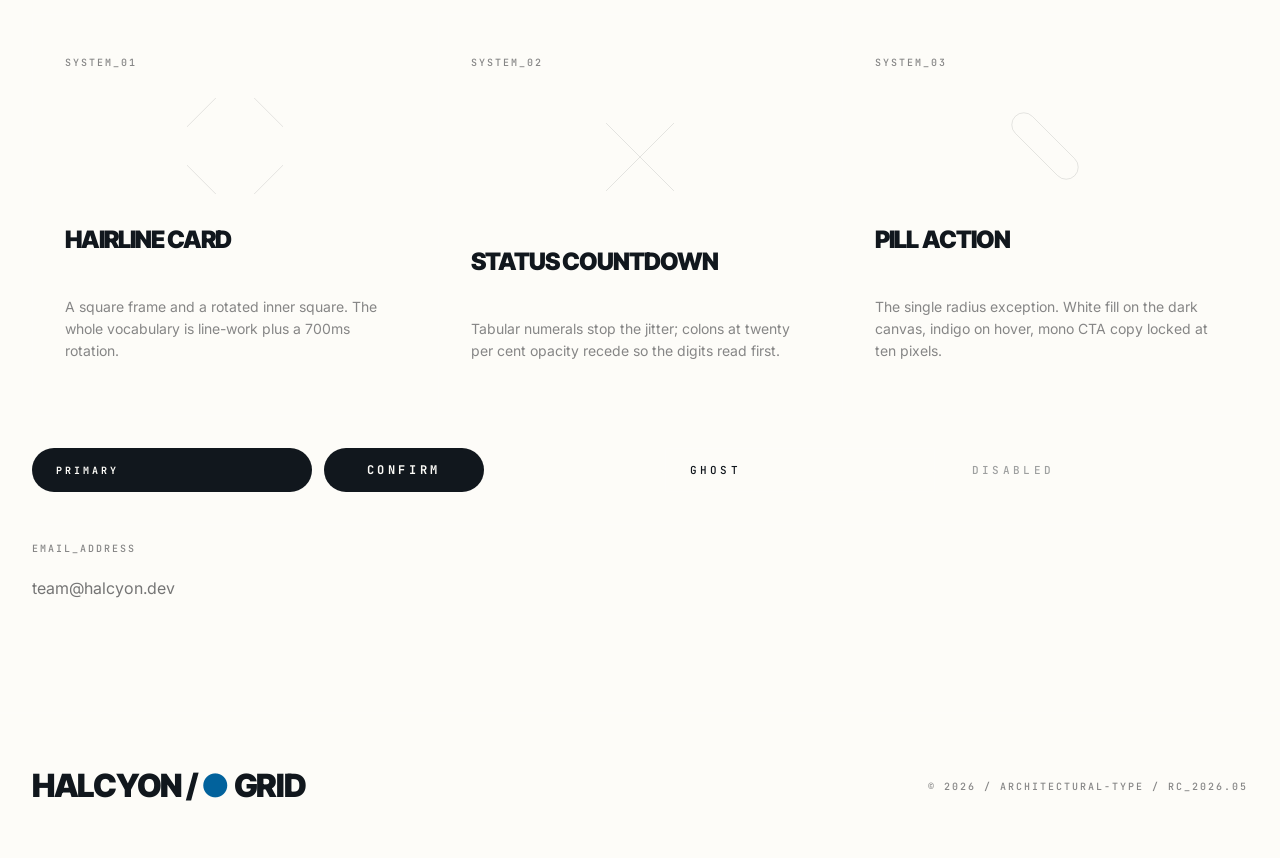
<file: .agents/skills/visualize/design-systems/architectural-type/preview-dark.html>
<!doctype html>
<!-- architectural-type preview — Swiss-Brutalist register from temp/refs/architectural-type/raw.md.
     Signature mockup: 2×2 Grid Matrix hero with split-clipped Inter Tight 900 word segments,
     hairline-stitched 4-column command bar with Status Countdown. -->
<html lang="en" data-theme="dark">
<head>
<meta charset="utf-8">
<meta name="viewport" content="width=device-width, initial-scale=1">
<title>architectural-type — preview</title>

<link rel="icon" type="image/svg+xml" href="data:image/svg+xml;utf8,<svg xmlns='http://www.w3.org/2000/svg' viewBox='0 0 16 16'><rect width='16' height='16' fill='%23000'/><rect x='0.5' y='0.5' width='15' height='15' fill='none' stroke='%23fff' stroke-opacity='0.35' stroke-width='0.5'/><line x1='8' y1='0.5' x2='8' y2='15.5' stroke='%23fff' stroke-opacity='0.35' stroke-width='0.5'/><line x1='0.5' y1='8' x2='15.5' y2='8' stroke='%23fff' stroke-opacity='0.35' stroke-width='0.5'/><circle cx='8' cy='8' r='1.5' fill='%236366f1'/></svg>">

<meta property="og:title" content="architectural-type — Architectural Type">
<meta property="og:description" content="Swiss-Brutalist register: hairline grid matrix, oversized Inter Tight 900 display, single indigo accent.">
<meta name="twitter:card" content="summary">

<link rel="preconnect" href="https://fonts.googleapis.com">
<link rel="preconnect" href="https://fonts.gstatic.com" crossorigin>
<link href="https://fonts.googleapis.com/css2?family=Inter:wght@300;400;500;600&family=Inter+Tight:wght@700;800;900&family=JetBrains+Mono:wght@400;500;700&display=swap" rel="stylesheet">

<style>
/* === Design-system tokens (inlined from design-systems/architectural-type/tokens.css) === */
/**
 * design-systems/architectural-type/tokens.css
 *
 * Hand-authored from the spec at temp/refs/architectural-type/raw.md.
 * Sourced: 2026-05-26. Companion DESIGN.md cites every chromatic value
 * back to a verbatim spec passage.
 *
 * Two-layer contract (see AUTHORING.md "Token naming conventions"):
 *   - Shadcn-semantic core: names are the upstream shadcn contract,
 *     values are this system's.
 *   - Brand-extras: surface-named only. Never colour-with-modifier.
 *
 * Register: Swiss-Brutalist, dark-canonical. Pure black canvas, white
 * foreground, single functional indigo accent. Hairlines instead of
 * shadows. Zero-radius except for pill buttons.
 *
 * If a surface needs more weight, fix the surface — bring in a
 * hairline, lift a section to the canvas-night surface, or route the
 * label to the foreground role. Don't synthesise a second accent.
 */

:root {
  color-scheme: dark;

  /* -- Shadcn-semantic core ------------------------------------- */

  --background:               oklch(0 0 0);
  --foreground:               oklch(1 0 0);

  --card:                     oklch(0 0 0);
  --card-foreground:          oklch(1 0 0);

  --popover:                  oklch(0 0 0);
  --popover-foreground:       oklch(1 0 0);

  --primary:                  oklch(0.5854 0.2041 277.12);
  --primary-foreground:       oklch(1 0 0);

  --secondary:                oklch(0.22 0 0);
  --secondary-foreground:     oklch(1 0 0);

  --muted:                    oklch(0.18 0 0);
  --muted-foreground:         oklch(0.62 0 0);

  --accent:                   oklch(0.5854 0.2041 277.12);
  --accent-foreground:        oklch(1 0 0);

  --destructive:              oklch(0.5854 0.2041 277.12);
  --destructive-foreground:   oklch(1 0 0);

  --border:                   oklch(0.34 0 0);
  --input:                    oklch(0.34 0 0);
  --ring:                     oklch(0.5854 0.2041 277.12);

  --sidebar:                  oklch(0 0 0);
  --sidebar-foreground:       oklch(1 0 0);
  --sidebar-primary:          oklch(0.5854 0.2041 277.12);
  --sidebar-primary-foreground: oklch(1 0 0);
  --sidebar-accent:           oklch(0.18 0 0);
  --sidebar-accent-foreground: oklch(1 0 0);
  --sidebar-border:           oklch(0.34 0 0);
  --sidebar-ring:             oklch(0.5854 0.2041 277.12);

  /* Chart palette — monochrome ladder + single indigo accent.
   * Spec forbids a multi-hue chart palette under the monochrome rule;
   * categorical series differentiate through lightness stops with the
   * accent reserved as a single highlight series. */
  --chart-1:                  oklch(1 0 0);
  --chart-2:                  oklch(0.78 0 0);
  --chart-3:                  oklch(0.55 0 0);
  --chart-4:                  oklch(0.34 0 0);
  --chart-5:                  oklch(0.5854 0.2041 277.12);

  /* -- Radii ------------------------------------------------------ */
  /* Spec rule: zero-radius on grid cells and input fields; pill is the
   * exception, expressed as the radius-pill token below. */
  --radius-sm: 0;
  --radius-md: 0;
  --radius-lg: 0;
  --radius-xl: 0;

  /* -- Typography ------------------------------------------------ */
  /* Display + body + mono ramp per spec. */
  --font-sans: 'Inter', ui-sans-serif, system-ui, -apple-system, BlinkMacSystemFont, 'Segoe UI', Roboto, sans-serif;
  --font-serif: ui-serif, Georgia, Cambria, "Times New Roman", Times, serif;
  --font-mono: 'JetBrains Mono', ui-monospace, SFMono-Regular, Menlo, Monaco, Consolas, "Liberation Mono", "Courier New", monospace;
  --font-display: 'Inter Tight', 'Inter', system-ui, sans-serif;

  /* Compound type tokens — the spec's six type roles. */
  --text-display:    clamp(5rem, 18vw, 24vw);
  --text-display-sm: clamp(2.5rem, 7vw, 4.5rem);
  --text-heading:    1.5rem;
  --text-heading-sm: 1.25rem;
  --text-title:      1rem;
  --text-title-sm:   0.875rem;

  --leading-tight:   0.95;
  --leading-normal:  1.5;

  /* Display tracking is the spec's signature. */
  --tracking-display: -0.06em;
  --tracking-heading: -0.04em;
  --tracking-normal:  0;
  --tracking-mono-tight: 0.2em;
  --tracking-mono-wide:  0.4em;
  --tracking-mono-cta:   0.3em;

  /* -- Brand-extras --------------------------------------------- */

  /* Polarity-locked surfaces — the hero quadrants and command bar
   * stay on canvas-night in both modes. */
  --brand-canvas-night:       oklch(0 0 0);
  --brand-on-dark:            oklch(1 0 0);
  --brand-on-dark-soft:       oklch(1 0 0 / 0.6);
  --brand-on-dark-faint:      oklch(1 0 0 / 0.4);
  --brand-on-dark-mute:       oklch(1 0 0 / 0.2);

  /* Hairlines — the system's primary divider weight. */
  --brand-hairline-soft:      oklch(1 0 0 / 0.15);
  --brand-hairline-strong:    oklch(1 0 0 / 0.3);

  /* Body neutrals — chroma 0 utility tokens per the AUTHORING
   * utility-neutral exception. */
  --brand-body:               oklch(1 0 0);
  --brand-body-muted:         oklch(0.62 0 0);
  --brand-muted-soft:         oklch(0.78 0 0);

  /* Pill button radius — the lone exception to the zero-radius rule. */
  --brand-radius-pill:        999px;

  /* Hero quadrant overflow tint — the optional ghost-fill on a single
   * hero cell that breaks the otherwise uniform 4-cell rhythm. */
  --brand-hero-overflow:      oklch(1 0 0 / 0.08);

  /* Topnav backdrop alpha — 80 % of canvas-night with backdrop-blur. */
  --brand-topnav-bg:          oklch(0 0 0 / 0.8);
}

/* -- Light theme ------------------------------------------------
 * Light mode is a synthesised inverse for the showcase shell; the
 * spec is dark-canonical and silent on a light variant. Indigo
 * accent stays chromatically identical. Polarity-locked brand-extras
 * (canvas-night, on-dark, hairlines named -soft / -strong) do NOT
 * flip — they remain at :root values per the AUTHORING polarity-lock
 * rule.
 * ---------------------------------------------------------------- */
[data-theme="light"] {
  color-scheme: light;

  --background:               oklch(1 0 0);
  --foreground:               oklch(0.16 0 0);

  --card:                     oklch(1 0 0);
  --card-foreground:          oklch(0.16 0 0);

  --popover:                  oklch(1 0 0);
  --popover-foreground:       oklch(0.16 0 0);

  --secondary:                oklch(0.95 0 0);
  --secondary-foreground:     oklch(0.16 0 0);

  --muted:                    oklch(0.95 0 0);
  --muted-foreground:         oklch(0.42 0 0);

  --accent:                   oklch(0.5854 0.2041 277.12);
  --accent-foreground:        oklch(1 0 0);

  --destructive:              oklch(0.5854 0.2041 277.12);
  --destructive-foreground:   oklch(1 0 0);

  --border:                   oklch(0.85 0 0);
  --input:                    oklch(0.85 0 0);

  --sidebar:                  oklch(1 0 0);
  --sidebar-foreground:       oklch(0.16 0 0);
  --sidebar-accent:           oklch(0.95 0 0);
  --sidebar-accent-foreground: oklch(0.16 0 0);
  --sidebar-border:           oklch(0.85 0 0);

  /* Chart palette — monochrome inverse ladder with accent retained. */
  --chart-1:                  oklch(0.16 0 0);
  --chart-2:                  oklch(0.35 0 0);
  --chart-3:                  oklch(0.55 0 0);
  --chart-4:                  oklch(0.78 0 0);
  --chart-5:                  oklch(0.5854 0.2041 277.12);

  /* Body neutrals invert for the light canvas. */
  --brand-body:               oklch(0.16 0 0);
  --brand-body-muted:         oklch(0.42 0 0);
  --brand-muted-soft:         oklch(0.55 0 0);

  /* Topnav backdrop on a light canvas (synthesised inverse of the
   * dark 80 % alpha overlay). */
  --brand-topnav-bg:          oklch(1 0 0 / 0.8);

  /* Polarity-locked brand-extras (--brand-canvas-night, --brand-on-dark,
   * --brand-on-dark-faint, --brand-on-dark-mute, --brand-hairline-soft,
   * --brand-hairline-strong, --brand-hero-overflow) stay at :root
   * values by definition; do NOT override here. */
}

/* -- Dark theme override (explicit) ---------------------------- */
/* :root is already the dark default. This block exists so consumers
 * that flip with data-theme="dark" land back on the canonical dark
 * register from any other theme state. */
[data-theme="dark"] {
  color-scheme: dark;

  --background:               oklch(0 0 0);
  --foreground:               oklch(1 0 0);
  --card:                     oklch(0 0 0);
  --card-foreground:          oklch(1 0 0);
  --popover:                  oklch(0 0 0);
  --popover-foreground:       oklch(1 0 0);

  --secondary:                oklch(0.22 0 0);
  --secondary-foreground:     oklch(1 0 0);
  --muted:                    oklch(0.18 0 0);
  --muted-foreground:         oklch(0.62 0 0);
  --accent:                   oklch(0.5854 0.2041 277.12);
  --accent-foreground:        oklch(1 0 0);

  --border:                   oklch(0.34 0 0);
  --input:                    oklch(0.34 0 0);

  --sidebar:                  oklch(0 0 0);
  --sidebar-foreground:       oklch(1 0 0);
  --sidebar-accent:           oklch(0.18 0 0);
  --sidebar-accent-foreground: oklch(1 0 0);
  --sidebar-border:           oklch(0.34 0 0);

  --chart-1:                  oklch(1 0 0);
  --chart-2:                  oklch(0.78 0 0);
  --chart-3:                  oklch(0.55 0 0);
  --chart-4:                  oklch(0.34 0 0);
  --chart-5:                  oklch(0.5854 0.2041 277.12);

  --brand-body:               oklch(1 0 0);
  --brand-body-muted:         oklch(0.62 0 0);
  --brand-muted-soft:         oklch(0.78 0 0);

  --brand-topnav-bg:          oklch(0 0 0 / 0.8);
}

@media (prefers-color-scheme: dark) {
  :root:not([data-theme="light"]):not([data-theme="dark"]) {
    color-scheme: dark;
    /* :root is dark-canonical; no override needed. The block exists
     * so a future consumer that flips :root to a light default by
     * convention still lands on the dark register under OS
     * preference. */
  }
}
</content>
</invoke>
</style>

<style>
/* === Preview fixture styles (inlined from preview-kit/fixture-styles/) === */
/* === preview-kit/fixture-styles/legacy-preview-components.css === */
/* === preview-kit/fixture-styles/legacy/alert/alert.css === */
@layer components {
  .alert {
    position: relative;
    display: flex;
    align-items: flex-start;
    gap: 0.75rem;
    border: 1px solid var(--border);
    border-radius: var(--radius-lg);
    padding: 1rem 1.25rem;
    font-size: 0.875rem;
    color: var(--foreground);
    background-color: var(--background);

    &[data-variant="destructive"] {
      border-color: var(--destructive);
      color: var(--destructive);

      & .alert-title {
        color: var(--destructive);
      }

      & .alert-description {
        color: var(--destructive);
        opacity: 0.9;
      }

      & .alert-icon {
        color: var(--destructive);
      }
    }
  }

  .alert-icon {
    width: 1rem;
    height: 1rem;
    flex-shrink: 0;
    margin-top: 0.125rem;
    color: var(--foreground);
  }

  .alert-content {
    flex: 1;
    min-width: 0;
  }

  .alert-title {
    margin: 0;
    font-size: 0.875rem;
    font-weight: 500;
    line-height: 1.4;
    letter-spacing: -0.01em;
    color: var(--foreground);
  }

  .alert-description {
    margin: 0.25rem 0 0;
    font-size: 0.8125rem;
    line-height: 1.5;
    color: var(--muted-foreground);
  }

  .alert-action {
    flex-shrink: 0;
    margin-left: auto;
    align-self: center;
  }
}

/* === preview-kit/fixture-styles/legacy/badge/badge.css === */
@layer components {
  .badge {
    display: inline-flex;
    align-items: center;
    gap: 0.25rem;
    padding: 0.125rem 0.625rem;
    border-radius: var(--radius-full, 9999px);
    border: 1px solid transparent;
    background-color: var(--primary);
    color: var(--primary-foreground);
    font-size: 0.75rem;
    line-height: 1;
    font-weight: 500;
    text-decoration: none;
    white-space: nowrap;
    user-select: none;

    &[data-variant="secondary"] {
      background-color: var(--secondary);
      color: var(--secondary-foreground);
    }

    &[data-variant="destructive"] {
      background-color: var(--destructive);
      color: var(--destructive-foreground);
    }

    &[data-variant="outline"] {
      background-color: transparent;
      border-color: currentColor;
      color: var(--foreground);
    }

    &[data-size="sm"] {
      padding: 0.0625rem 0.5rem;
      font-size: 0.6875rem;
    }

    &:is(a):hover {
      filter: brightness(0.95);
    }

    &:focus-visible {
      outline: 2px solid var(--ring);
      outline-offset: 2px;
    }
  }

  @media (forced-colors: active) {
    .badge {
      background-color: ButtonFace;
      color: ButtonText;
      border-color: ButtonText;
    }
  }
}

/* === preview-kit/fixture-styles/legacy/card/card.css === */
@layer components {
  .card {
    display: flex;
    flex-direction: column;
    gap: 1.5rem;
    border: 1px solid var(--border);
    border-radius: var(--radius-lg);
    background-color: var(--card);
    color: var(--card-foreground);
    padding: 1.5rem;

    &[data-variant="interactive"] {
      cursor: pointer;
      text-decoration: none;
      transition: background-color 120ms cubic-bezier(0.4, 0, 0.2, 1),
                  border-color 120ms cubic-bezier(0.4, 0, 0.2, 1);

      &:hover {
        background-color: var(--accent);
        border-color: var(--accent-foreground);
      }

      &:focus-visible {
        outline: 2px solid var(--ring);
        outline-offset: 2px;
      }
    }

    &[data-variant="elevated"] {
      border: none;
      box-shadow: 0 1px 2px 0 oklch(0 0 0 / 0.06),
                  0 4px 8px -2px oklch(0 0 0 / 0.08);
    }

    &[data-variant="ghost"] {
      border: none;
      background-color: transparent;
      padding: 0;
    }
  }

  .card-header {
    display: flex;
    flex-direction: column;
    gap: 0.375rem;
  }

  .card-title {
    margin: 0;
    font-size: 1.125rem;
    line-height: 1.3;
    font-weight: 600;
    color: var(--card-foreground);
  }

  .card-description {
    margin: 0;
    font-size: 0.875rem;
    line-height: 1.5;
    color: var(--muted-foreground);
  }

  .card-content {
    font-size: 0.9375rem;
    line-height: 1.6;
  }

  .card-footer {
    display: flex;
    align-items: center;
    gap: 0.75rem;
    padding-top: 0.5rem;
  }

  @media (forced-colors: active) {
    .card { border-color: CanvasText; }
  }
}

/* === preview-kit/fixture-styles/legacy/progress/progress.css === */
@layer components {
  .progress {
    appearance: none;
    width: 100%;
    height: 0.5rem;
    border: none;
    border-radius: 9999px;
    overflow: hidden;
    background-color: var(--secondary);

    &::-webkit-progress-bar {
      background-color: var(--secondary);
      border-radius: 9999px;
    }

    &::-webkit-progress-value {
      background-color: var(--primary);
      border-radius: 9999px;
      transition: inline-size 200ms cubic-bezier(0.4, 0, 0.2, 1);
    }

    &::-moz-progress-bar {
      background-color: var(--primary);
      border-radius: 9999px;
    }

    &[data-size="sm"] {
      height: 0.25rem;
    }

    &:indeterminate {
      background-image: linear-gradient(
        90deg,
        var(--secondary) 0%,
        var(--primary) 50%,
        var(--secondary) 100%
      );
      background-size: 200% 100%;
      animation: progress-indeterminate 1.4s linear infinite;
    }

    &:indeterminate::-webkit-progress-bar { background: transparent; }
    &:indeterminate::-moz-progress-bar { background: transparent; }
  }

  @keyframes progress-indeterminate {
    from { background-position: 200% 0; }
    to   { background-position: -200% 0; }
  }

  @media (prefers-reduced-motion: reduce) {
    .progress:indeterminate {
      animation: progress-pulse 2s ease-in-out infinite;
    }
    @keyframes progress-pulse {
      0%, 100% { opacity: 0.7; }
      50%      { opacity: 1; }
    }
  }

  .progress-field {
    display: flex;
    flex-direction: column;
    gap: 0.5rem;
  }

  .progress-label {
    display: flex;
    justify-content: space-between;
    font-size: 0.8125rem;
    color: var(--muted-foreground);
  }

  .progress-value {
    font-variant-numeric: tabular-nums;
    color: var(--foreground);
  }

  @media (forced-colors: active) {
    .progress {
      background-color: Field;
      border: 1px solid CanvasText;
    }
    .progress::-webkit-progress-value,
    .progress::-moz-progress-bar {
      background-color: Highlight;
    }
  }
}

/* === preview-kit/fixture-styles/legacy/separator/separator.css === */
/* -- Separator component ---------------------------------------- */

@layer components {
  .separator {
    border: none;
    margin: 0;
    flex-shrink: 0;
    background: var(--border);

    /* Horizontal (default) */
    height: 1px;
    width: 100%;

    /* Vertical */
    &[data-orientation="vertical"] {
      height: auto;
      width: 1px;
      align-self: stretch;
    }

    /* Decorative — hidden from assistive technology */
    &[aria-hidden="true"],
    &[role="none"] {
      /* No visual change — purely semantic */
    }
  }

  /* -- Labeled separator ------------------------------------- */
  .separator-label {
    display: flex;
    align-items: center;
    gap: 0.75rem;

    & .separator { flex: 1; }

    & span {
      font-size: 0.75rem;
      font-weight: 500;
      color: var(--muted-foreground);
      text-transform: uppercase;
      letter-spacing: 0.05em;
      white-space: nowrap;
      flex-shrink: 0;
    }
  }

  /* -- Accessibility ----------------------------------------- */
  @media (forced-colors: active) {
    .separator {
      background: CanvasText;
    }
  }

  @media (prefers-contrast: more) {
    .separator {
      background: var(--foreground);
      height: 2px;

      &[data-orientation="vertical"] {
        width: 2px;
        height: auto;
      }
    }
  }
}

/* === preview-kit/fixture-styles/legacy/statistic/statistic.css === */
@layer components {
  .statistic {
    display: flex;
    flex-direction: column;
    gap: 0.125rem;
  }

  .statistic-title {
    margin: 0;
    font-size: 0.8125rem;
    font-weight: 500;
    color: var(--muted-foreground);
    letter-spacing: 0.01em;
  }

  .statistic-value {
    margin: 0;
    font-size: 1.875rem;
    font-weight: 700;
    letter-spacing: -0.025em;
    line-height: 1.2;
    color: var(--foreground);
  }

  .statistic-description {
    margin: 0;
    font-size: 0.75rem;
    color: var(--muted-foreground);
    display: flex;
    align-items: center;
    gap: 0.25rem;
  }

  .statistic-trend {
    display: inline-flex;
    align-items: center;
    gap: 0.125rem;
    font-weight: 500;

    & svg {
      width: 0.75rem;
      height: 0.75rem;
    }

    &[data-trend="up"] {
      color: #16a34a;
    }

    &[data-trend="down"] {
      color: #dc2626;
    }
  }
}

/* === preview-kit/fixture-styles/legacy/table/table.css === */
@layer components {
  .table-container {
    width: 100%;
    overflow-x: auto;
    border: 1px solid var(--border);
    border-radius: var(--radius-xl);
    container-type: inline-size;
  }

  .table {
    width: 100%;
    border-collapse: collapse;
    font-size: 0.875rem;
    text-align: left;
    caption-side: bottom;
  }

  .table-caption {
    padding: 0.75rem 1rem;
    font-size: 0.8125rem;
    color: var(--muted-foreground);
    text-align: center;
  }

  .table-head {
    padding: 0.75rem 1rem;
    font-weight: 500;
    color: var(--muted-foreground);
    background-color: var(--muted);
    white-space: nowrap;
    border-bottom: 1px solid var(--border);

    &:first-child {
      border-top-left-radius: var(--radius-lg);
    }

    &:last-child {
      border-top-right-radius: var(--radius-lg);
    }
  }

  .table-row {
    border-bottom: 1px solid var(--border);
    transition: background-color 150ms ease;

    &:last-child {
      border-bottom: none;
    }

    tbody &:hover {
      background-color: var(--muted);
    }
  }

  .table-cell {
    padding: 0.75rem 1rem;
    vertical-align: middle;
    color: var(--foreground);
  }

  tfoot .table-row {
    background-color: var(--muted);
    border-top: 1px solid var(--border);
    font-weight: 500;
  }

  tfoot .table-cell:first-child {
    border-bottom-left-radius: var(--radius-lg);
  }

  tfoot .table-cell:last-child {
    border-bottom-right-radius: var(--radius-lg);
  }

  /* -- Container query: compact table in narrow containers -- */
  @container (max-width: 480px) {
    .table-head,
    .table-cell { padding: 0.5rem 0.75rem; font-size: 0.8125rem; }
  }
}

/* === preview-kit/fixture-styles/legacy/tabs/tabs.css === */
@layer components {
  .tabs {
    display: flex;
    flex-direction: column;
    gap: 1rem;
  }

  .tabs-list {
    display: inline-flex;
    align-items: center;
    gap: 0.25rem;
    border-bottom: 1px solid var(--border);
  }

  .tabs-trigger {
    appearance: none;
    border: none;
    background: transparent;
    cursor: pointer;
    padding: 0.5rem 0.75rem;
    font-size: 0.875rem;
    font-weight: 500;
    color: var(--muted-foreground);
    border-bottom: 2px solid transparent;
    margin-bottom: -1px;
    transition: color 120ms cubic-bezier(0.4, 0, 0.2, 1),
                border-color 120ms cubic-bezier(0.4, 0, 0.2, 1);

    &:hover {
      color: var(--foreground);
    }

    &[aria-selected="true"] {
      color: var(--foreground);
      border-bottom-color: var(--primary);
    }

    &:focus-visible {
      outline: 2px solid var(--ring);
      outline-offset: 2px;
      border-radius: var(--radius-sm);
    }
  }

  .tabs-panel {
    color: var(--foreground);
  }

  .tabs-panel[hidden] {
    display: none;
  }

  /* CSS-only radio-driven variant */
  .tabs[data-variant="radio"] {
    display: grid;
    grid-template-columns: repeat(var(--tab-count, 4), auto) 1fr;

    & .tabs-radio {
      position: absolute;
      opacity: 0;
      pointer-events: none;
    }

    & .tabs-trigger {
      display: inline-flex;
      align-items: center;
    }

    & .tabs-panel {
      grid-column: 1 / -1;
      display: none;
    }
  }

  .tabs[data-variant="radio"] .tabs-radio:checked + .tabs-trigger {
    color: var(--foreground);
    border-bottom-color: var(--primary);
  }

  @media (forced-colors: active) {
    .tabs-trigger[aria-selected="true"],
    .tabs[data-variant="radio"] .tabs-radio:checked + .tabs-trigger {
      border-bottom-color: Highlight;
      color: Highlight;
    }
  }
}

/* === preview-kit/fixture-styles/legacy/timeline/timeline.css === */
@layer components {
  .timeline {
    list-style: none;
    padding: 0;
    margin: 0;
    position: relative;
    display: flex;
    flex-direction: column;
    gap: 1.5rem;
  }

  .timeline-item {
    position: relative;
    padding-left: 2rem;
    display: grid;
    grid-template-columns: 5rem 1fr;
    gap: 1rem;
    align-items: baseline;

    &::before {
      content: "";
      position: absolute;
      left: 0.4375rem;
      top: 0.75rem;
      bottom: -1.5rem;
      width: 1px;
      background-color: var(--border);
    }

    &::after {
      content: "";
      position: absolute;
      left: 0;
      top: 0.375rem;
      width: 0.9375rem;
      height: 0.9375rem;
      border-radius: 9999px;
      background-color: var(--foreground);
      border: 2px solid var(--background);
      box-shadow: 0 0 0 1px var(--border);
    }

    &:last-child::before {
      display: none;
    }

    &[data-state="active"]::after {
      background-color: var(--primary);
      box-shadow: 0 0 0 1px var(--primary), 0 0 0 4px oklch(from var(--primary) l c h / 0.18);
    }

    &[data-state="upcoming"]::after {
      background-color: var(--background);
    }

    &[data-state="upcoming"] .timeline-title,
    &[data-state="upcoming"] .timeline-description,
    &[data-state="upcoming"] .timeline-time {
      color: var(--muted-foreground);
    }
  }

  .timeline-time {
    font-size: 0.8125rem;
    font-variant-numeric: tabular-nums;
    color: var(--muted-foreground);
  }

  .timeline-content {
    display: flex;
    flex-direction: column;
    gap: 0.25rem;
  }

  .timeline-title {
    margin: 0;
    font-size: 0.9375rem;
    font-weight: 600;
    line-height: 1.4;
  }

  .timeline-description {
    margin: 0;
    font-size: 0.875rem;
    line-height: 1.5;
    color: var(--muted-foreground);
  }

  @media (forced-colors: active) {
    .timeline-item::before { background-color: CanvasText; }
    .timeline-item::after { background-color: LinkText; }
  }
}

/* === preview-kit/fixture-styles/legacy/toast/toast.css === */
@layer components {
  .toast {
    display: flex;
    align-items: flex-start;
    gap: 0.75rem;
    padding: 0.875rem 1rem;
    border: 1px solid var(--border);
    border-radius: var(--radius-lg);
    background-color: var(--card);
    color: var(--card-foreground);
    box-shadow: 0 4px 12px -2px oklch(0 0 0 / 0.12),
                0 2px 4px -1px oklch(0 0 0 / 0.06);
    min-width: 18rem;
    max-width: 28rem;

    /* Native enter via @starting-style */
    transition: opacity 200ms cubic-bezier(0.16, 1, 0.3, 1),
                transform 200ms cubic-bezier(0.16, 1, 0.3, 1);
    opacity: 1;
    transform: translateY(0);

    @starting-style {
      opacity: 0;
      transform: translateY(0.5rem);
    }

    &[data-variant="destructive"] {
      border-color: var(--destructive);
      background-color: oklch(from var(--destructive) l c h / 0.08);

      & .toast-title { color: var(--destructive); }
    }

    &[data-variant="success"] {
      border-color: var(--primary);
      background-color: oklch(from var(--primary) l c h / 0.06);

      & .toast-title { color: var(--primary); }
    }
  }

  .toast-content {
    display: flex;
    flex-direction: column;
    gap: 0.125rem;
    flex: 1;
    min-width: 0;
  }

  .toast-title {
    margin: 0;
    font-size: 0.875rem;
    font-weight: 600;
    line-height: 1.4;
  }

  .toast-description {
    margin: 0;
    font-size: 0.8125rem;
    line-height: 1.5;
    color: var(--muted-foreground);
    overflow-wrap: anywhere;
  }

  .toast-actions {
    display: flex;
    align-items: center;
    gap: 0.5rem;
    flex-shrink: 0;
  }

  .toast-close {
    appearance: none;
    border: none;
    background: transparent;
    cursor: pointer;
    color: var(--muted-foreground);
    font-size: 1.125rem;
    line-height: 1;
    padding: 0.125rem 0.375rem;
    border-radius: var(--radius-sm);
    flex-shrink: 0;

    &:hover { color: var(--foreground); }

    &:focus-visible {
      outline: 2px solid var(--ring);
      outline-offset: 2px;
    }
  }

  @media (prefers-reduced-motion: reduce) {
    .toast {
      transition: opacity 200ms linear;
      transform: none;
      @starting-style {
        opacity: 0;
        transform: none;
      }
    }
  }

  @media (forced-colors: active) {
    .toast {
      background-color: Canvas;
      color: CanvasText;
      border-color: CanvasText;
    }
    .toast[data-variant="destructive"] { border-color: Mark; }
  }
}

/* === preview-kit/fixture-styles/legacy/typography/typography.css === */
/* -- Typography component --------------------------------------- */

/* -- Base text ---------------------------------------------- */
/* Sets the default font size for the entire page.            */
/* All typography classes are sized relative to this baseline. */
@layer base {
  body {
    font-size: 0.875rem;
    line-height: 1.5;
  }
}

@layer components {
  /* -- Headings ---------------------------------------------- */
  .h1 {
    scroll-margin-top: 5rem;
    font-size: 2.25rem;
    font-weight: 800;
    letter-spacing: -0.025em;
    line-height: 1.15;
    text-wrap: balance;
    color: var(--foreground);
  }

  .h2 {
    scroll-margin-top: 5rem;
    font-size: 1.875rem;
    font-weight: 600;
    letter-spacing: -0.02em;
    line-height: 1.25;
    text-wrap: balance;
    color: var(--foreground);
    border-bottom: 1px solid var(--border);
    padding-bottom: 0.5rem;

    &:first-child { margin-top: 0; }
  }

  .h3 {
    scroll-margin-top: 5rem;
    font-size: 1.5rem;
    font-weight: 600;
    letter-spacing: -0.01em;
    line-height: 1.3;
    text-wrap: balance;
    color: var(--foreground);
  }

  .h4 {
    scroll-margin-top: 5rem;
    font-size: 1.25rem;
    font-weight: 600;
    line-height: 1.4;
    text-wrap: balance;
    color: var(--foreground);
  }

  /* -- Paragraph --------------------------------------------- */
  .p {
    font-size: 0.875rem;
    line-height: 1.75;
    text-wrap: pretty;
    color: var(--foreground);

    &:not(:first-child) { margin-top: 1.5rem; }
  }

  /* -- Lead --------------------------------------------------- */
  .lead {
    font-size: 1.25rem;
    line-height: 1.6;
    color: var(--muted-foreground);
    text-wrap: pretty;
  }

  /* -- Large -------------------------------------------------- */
  .large {
    font-size: 1.125rem;
    font-weight: 600;
    color: var(--foreground);
  }

  /* -- Small -------------------------------------------------- */
  .small {
    font-size: 0.875rem;
    font-weight: 500;
    line-height: 1;
    color: var(--foreground);
  }

  /* -- Muted -------------------------------------------------- */
  .muted {
    font-size: 0.875rem;
    color: var(--muted-foreground);
  }

  /* -- Blockquote --------------------------------------------- */
  .blockquote {
    margin-top: 1.5rem;
    border-inline-start: 2px solid var(--border);
    padding-inline-start: 1.5rem;
    font-style: italic;
    hanging-punctuation: first last;
    color: var(--foreground);

    & p { margin: 0; }
  }

  /* -- Inline code -------------------------------------------- */
  .code {
    position: relative;
    border-radius: var(--radius-sm);
    background: var(--muted);
    padding: 0.2rem 0.3rem;
    font-family: var(--font-mono);
    font-size: 0.875em;
    font-weight: 600;
    color: var(--foreground);
  }

  /* -- Accessibility ------------------------------------------ */

  @media (prefers-contrast: more) {
    .h1, .h2, .h3, .h4 {
      letter-spacing: 0;
    }

    .blockquote {
      border-inline-start-width: 3px;
    }

    .code {
      outline: 1px solid var(--border);
    }

    .muted {
      color: var(--foreground);
    }
  }

  @media (forced-colors: active) {
    .blockquote {
      border-inline-start-color: CanvasText;
    }

    .code {
      background: Canvas;
      outline: 1px solid CanvasText;
      color: CanvasText;
    }
  }
}


/* === preview-kit/fixture-styles/pattern-fixtures.css === */

:root{--background:oklch(0.99 0.005 95);--foreground:oklch(0.2 0.015 250);--card:oklch(1 0 0);--muted:oklch(0.95 0.006 95);--muted-foreground:oklch(0.43 0.02 250);--border:oklch(0.86 0.01 250);--primary:oklch(0.48 0.12 245);--primary-foreground:oklch(0.99 0 0);--destructive:oklch(0.55 0.18 30);--success:oklch(0.52 0.13 145);font-family:Inter,ui-sans-serif,system-ui,sans-serif}body{margin:0;background:var(--background);color:var(--foreground);font-family:inherit}.page{max-width:880px;margin:0 auto;padding:40px 20px}.panel{background:var(--card);border:1px solid var(--border);padding:20px}h1{font-size:1.75rem;line-height:1.15;margin:0 0 8px}p{line-height:1.55}.meta-grid{display:grid;grid-template-columns:repeat(4,minmax(0,1fr));gap:12px;border-top:1px solid var(--border);padding-top:16px}.meta-grid div{min-width:0}.meta-grid dt{font-size:.72rem;color:var(--muted-foreground);text-transform:uppercase;letter-spacing:.06em}.meta-grid dd{margin:3px 0 0;font-size:.92rem}.toc nav{border-top:1px solid var(--border);padding-top:14px}.toc ol{display:grid;gap:8px;margin:0;padding-left:22px}.toc a{color:var(--foreground);text-decoration-thickness:1px;text-underline-offset:3px}table{width:100%;border-collapse:collapse;font-size:.92rem}caption{text-align:left;color:var(--muted-foreground);font-size:.86rem;padding:0 0 10px}th,td{border-bottom:1px solid var(--border);padding:10px 12px;text-align:left;vertical-align:top}thead th{font-size:.75rem;text-transform:uppercase;letter-spacing:.05em;color:var(--muted-foreground)}tbody th{font-weight:600}.num{text-align:right;font-variant-numeric:tabular-nums}.callout{border:1px solid var(--border);background:var(--muted);padding:16px}.callout[data-tone=risk]{border-color:oklch(from var(--destructive) l c h / .45);background:oklch(from var(--destructive) l c h / .08)}.callout strong{display:block;margin-bottom:4px}@media(max-width:520px){.page{padding:24px 14px}.meta-grid{grid-template-columns:1fr 1fr}.table-wrap{overflow-x:auto}.panel{padding:16px}}

</style>

<style>
/* === Architectural Type preview shell — Swiss-Brutalist grid matrix === */
*, *::before, *::after { box-sizing: border-box; }
html, body { margin: 0; padding: 0; overflow-x: hidden; }
body {
  background-color: var(--background);
  color: var(--foreground);
  font-family: var(--font-sans);
  font-size: 14px;
  line-height: var(--leading-normal);
  min-height: 100vh;
  position: relative;
}

/* Persistent noise overlay — spec §Style prose / §Style prompt.
 * SVG fractal-noise at 5 % opacity. Fixed, pointer-events:none, layered
 * above background canvas and below content. */
body::before {
  content: "";
  position: fixed;
  inset: 0;
  z-index: 1;
  pointer-events: none;
  opacity: 0.05;
  background-image: url("data:image/svg+xml;utf8,<svg xmlns='http://www.w3.org/2000/svg' width='240' height='240' viewBox='0 0 240 240'><filter id='n'><feTurbulence type='fractalNoise' baseFrequency='0.9' numOctaves='2' stitchTiles='stitch'/></filter><rect width='240' height='240' filter='url(%23n)'/></svg>");
  mix-blend-mode: overlay;
}

/* All page content sits above the noise. */
main, header, footer { position: relative; z-index: 2; }

/* === Topnav — Section 1 === */
.topnav {
  position: sticky;
  top: 0;
  z-index: 10;
  display: grid;
  grid-template-columns: auto 1fr auto;
  align-items: center;
  height: 72px;
  padding: 0 32px;
  background-color: var(--brand-topnav-bg);
  backdrop-filter: blur(12px);
  -webkit-backdrop-filter: blur(12px);
  border-bottom: 0.5px solid var(--brand-hairline-soft);
}
.topnav-brand {
  display: flex;
  align-items: center;
  gap: 12px;
  font-family: var(--font-display);
  font-weight: 900;
  font-size: 16px;
  letter-spacing: var(--tracking-heading);
  text-transform: uppercase;
  color: var(--foreground);
}
.topnav-brand .dot {
  width: 6px;
  height: 6px;
  background-color: var(--foreground);
}
.topnav-brand .version {
  font-family: var(--font-mono);
  font-weight: 500;
  font-size: 10px;
  letter-spacing: var(--tracking-mono-cta);
  color: var(--brand-body-muted);
}
.topnav-center {
  display: flex;
  justify-content: center;
  gap: 32px;
  font-family: var(--font-mono);
  font-weight: 500;
  font-size: 10px;
  letter-spacing: var(--tracking-mono-cta);
  text-transform: uppercase;
  color: var(--brand-body-muted);
}
.topnav-center a {
  color: inherit;
  text-decoration: none;
  transition: color 300ms cubic-bezier(0.4, 0, 0.2, 1);
}
.topnav-center a:hover,
.topnav-center a:focus-visible { color: var(--foreground); }
.topnav-actions {
  display: flex;
  align-items: center;
  gap: 12px;
}
.icon-circle {
  width: 40px;
  height: 40px;
  border-radius: 50%;
  border: 0.5px solid var(--brand-hairline-soft);
  display: grid;
  place-items: center;
  background: transparent;
  color: var(--foreground);
  font-family: var(--font-mono);
  font-weight: 700;
  font-size: 10px;
  letter-spacing: var(--tracking-mono-cta);
  cursor: pointer;
  transition: background-color 300ms cubic-bezier(0.4, 0, 0.2, 1);
  min-height: 40px;
  min-width: 40px;
}
.icon-circle:hover { background-color: var(--brand-on-dark-mute); }
.icon-circle:focus-visible { outline: 2px solid var(--primary); outline-offset: 2px; }

.pill {
  display: inline-flex;
  align-items: center;
  height: 44px;
  padding: 0 24px;
  border-radius: var(--brand-radius-pill);
  background-color: var(--foreground);
  color: var(--background);
  font-family: var(--font-mono);
  font-weight: 700;
  font-size: 10px;
  letter-spacing: var(--tracking-mono-cta);
  text-transform: uppercase;
  border: none;
  cursor: pointer;
  transition: background-color 300ms cubic-bezier(0.4, 0, 0.2, 1), color 300ms cubic-bezier(0.4, 0, 0.2, 1);
}
.pill:hover { background-color: var(--primary); color: var(--foreground); }
.pill:focus-visible { outline: 2px solid var(--primary); outline-offset: 2px; }

/* === Hero — Section 2: The Grid === */
.hero-grid {
  display: grid;
  grid-template-columns: 1fr 1fr;
  grid-template-rows: 1fr 1fr;
  height: calc(100vh - 72px);
  min-height: 640px;
  position: relative;
}
.hero-cell {
  position: relative;
  display: flex;
  padding: 32px;
  overflow: hidden;
  font-family: var(--font-display);
  font-weight: 900;
  font-size: var(--text-display);
  letter-spacing: var(--tracking-display);
  line-height: var(--leading-tight);
  text-transform: uppercase;
  color: var(--foreground);
}
.hero-cell--tl { align-items: flex-start; justify-content: flex-start; }
.hero-cell--tr { align-items: flex-start; justify-content: flex-end; }
.hero-cell--bl { align-items: flex-end; justify-content: flex-start; }
.hero-cell--br { align-items: flex-end; justify-content: flex-end; }
.hero-cell + .hero-cell { /* placeholder so the linter sees us using siblings */ }
.hero-cell:nth-child(1),
.hero-cell:nth-child(2) { border-bottom: 0.5px solid var(--brand-hairline-soft); }
.hero-cell:nth-child(1),
.hero-cell:nth-child(3) { border-right: 0.5px solid var(--brand-hairline-soft); }

/* A single quadrant carries a ghost-fill to break the uniform rhythm. */
.hero-cell--accent { background-color: var(--brand-hero-overflow); }

.hero-meta {
  position: absolute;
  top: 24px;
  left: 24px;
  font-family: var(--font-mono);
  font-weight: 500;
  font-size: 10px;
  letter-spacing: var(--tracking-mono-tight);
  color: var(--brand-body-muted);
  text-transform: uppercase;
}
.hero-meta--tr { left: auto; right: 24px; text-align: right; }
.hero-meta--bl { top: auto; bottom: 24px; }
.hero-meta--br { top: auto; left: auto; bottom: 24px; right: 24px; text-align: right; }

/* === Command Bar — Section 3 === */
.command-bar {
  display: grid;
  grid-template-columns: 2fr 1fr 1fr 1fr;
  border-top: 0.5px solid var(--brand-hairline-soft);
  border-bottom: 0.5px solid var(--brand-hairline-soft);
}
.command-cell {
  padding: 32px;
  display: flex;
  align-items: center;
  min-height: 120px;
}
.command-cell + .command-cell { border-left: 0.5px solid var(--brand-hairline-soft); }
.command-input {
  flex: 1;
  width: 100%;
  background: transparent;
  border: none;
  outline: none;
  color: var(--foreground);
  font-family: var(--font-mono);
  font-weight: 500;
  font-size: 14px;
  letter-spacing: var(--tracking-mono-tight);
  text-transform: uppercase;
}
.command-input::placeholder {
  color: var(--brand-body-muted);
  letter-spacing: var(--tracking-mono-cta);
}
.command-input:focus { border-bottom: 2px solid var(--primary); padding-bottom: 4px; }

.command-pill {
  width: 100%;
  height: 56px;
  border-radius: var(--brand-radius-pill);
  background-color: var(--foreground);
  color: var(--background);
  font-family: var(--font-mono);
  font-weight: 700;
  font-size: 12px;
  letter-spacing: var(--tracking-mono-cta);
  text-transform: uppercase;
  border: none;
  cursor: pointer;
  transition: background-color 300ms cubic-bezier(0.4, 0, 0.2, 1), color 300ms cubic-bezier(0.4, 0, 0.2, 1);
}
.command-pill:hover { background-color: var(--primary); color: var(--foreground); }
.command-pill:focus-visible { outline: 2px solid var(--primary); outline-offset: 2px; }

.countdown {
  font-family: var(--font-mono);
  font-weight: 500;
  font-size: 24px;
  color: var(--foreground);
  font-variant-numeric: tabular-nums;
  letter-spacing: 0.02em;
}
.countdown .sep { color: var(--brand-on-dark-mute); padding: 0 4px; }

.label-stack {
  display: flex;
  flex-direction: column;
  align-items: flex-end;
  gap: 8px;
  width: 100%;
}
.label-stack span {
  font-family: var(--font-mono);
  font-weight: 500;
  font-size: 8px;
  letter-spacing: var(--tracking-mono-wide);
  color: var(--foreground);
  text-transform: uppercase;
}

/* === Section: signature mockup epilogue caption === */
.signature-caption {
  display: grid;
  grid-template-columns: 1fr auto;
  align-items: center;
  padding: 24px 32px;
  border-bottom: 0.5px solid var(--brand-hairline-soft);
  font-family: var(--font-mono);
  font-weight: 500;
  font-size: 10px;
  letter-spacing: var(--tracking-mono-tight);
  color: var(--brand-body-muted);
  text-transform: uppercase;
}
.signature-caption .accent { color: var(--primary); }

/* === Section: swatches === */
.section {
  padding: 96px 32px;
  border-bottom: 0.5px solid var(--brand-hairline-soft);
}
.section-head {
  display: grid;
  grid-template-columns: 1fr auto;
  align-items: end;
  margin-bottom: 48px;
}
.section-eyebrow {
  font-family: var(--font-mono);
  font-weight: 500;
  font-size: 10px;
  letter-spacing: var(--tracking-mono-tight);
  color: var(--brand-body-muted);
  text-transform: uppercase;
}
.section-title {
  font-family: var(--font-display);
  font-weight: 900;
  font-size: var(--text-heading);
  letter-spacing: var(--tracking-heading);
  text-transform: uppercase;
  color: var(--foreground);
  margin: 8px 0 0;
}
.section-count {
  font-family: var(--font-mono);
  font-weight: 500;
  font-size: 10px;
  letter-spacing: var(--tracking-mono-tight);
  color: var(--brand-body-muted);
}

.swatch-grid {
  display: grid;
  grid-template-columns: repeat(6, 1fr);
  gap: 0;
  border: 0.5px solid var(--brand-hairline-soft);
}
.swatch {
  aspect-ratio: 1;
  padding: 16px;
  display: flex;
  flex-direction: column;
  justify-content: space-between;
  font-family: var(--font-mono);
  font-weight: 500;
  font-size: 8px;
  letter-spacing: var(--tracking-mono-tight);
  text-transform: uppercase;
}
.swatch + .swatch { border-left: 0.5px solid var(--brand-hairline-soft); }
.swatch .role { color: var(--brand-body-muted); }
.swatch .token { color: currentColor; }

/* Each swatch carries token-fixed contrast pairs. */
.swatch--canvas { background-color: var(--brand-canvas-night); color: var(--brand-on-dark); }
.swatch--foreground { background-color: var(--foreground); color: var(--background); }
.swatch--muted { background-color: var(--muted); color: var(--foreground); }
.swatch--border { background-color: var(--background); color: var(--foreground); border: 0.5px solid var(--border) !important; }
.swatch--primary { background-color: var(--primary); color: var(--primary-foreground); }
.swatch--hairline { background-color: var(--background); color: var(--foreground); position: relative; }

/* For swatches whose background isn't the canvas, route .role to the
 * swatch's own foreground (currentColor) so the label inherits the
 * token-fixed contrast pair rather than the muted body neutral. */
.swatch--canvas .role,
.swatch--foreground .role,
.swatch--muted .role,
.swatch--border .role,
.swatch--hairline .role,
.swatch--primary .role { color: currentColor; }

/* The --primary indigo against white (--primary-foreground) gives a
 * 4.46:1 ratio — under the 4.5:1 AA body threshold by a hair. Bumping
 * the label size + weight qualifies them as "large text" (≥14pt bold),
 * which carries a 3:1 floor that the brand pair clears comfortably.
 * Brand chromatic values (--primary, --primary-foreground) stay intact. */
.swatch--primary .role,
.swatch--primary .token {
  font-size: 1.25rem;
  font-weight: 700;
  line-height: 1.1;
  word-break: break-all;
  overflow-wrap: anywhere;
}
.swatch--hairline::after {
  content: ""; position: absolute; left: 16px; right: 16px; top: 50%;
  border-top: 0.5px solid var(--brand-hairline-soft);
}

/* Surface ladder */
.ladder {
  display: grid;
  grid-template-columns: repeat(4, 1fr);
  gap: 0;
  border: 0.5px solid var(--brand-hairline-soft);
}
.ladder-cell {
  padding: 48px 24px;
  display: flex;
  flex-direction: column;
  gap: 8px;
  min-height: 200px;
  justify-content: flex-end;
}
.ladder-cell + .ladder-cell { border-left: 0.5px solid var(--brand-hairline-soft); }
.ladder-cell .num {
  font-family: var(--font-display);
  font-weight: 900;
  font-size: 72px;
  line-height: 0.9;
  letter-spacing: var(--tracking-heading);
  color: var(--foreground);
}
.ladder-cell .num .accent { color: var(--primary); }
.ladder-cell .name {
  font-family: var(--font-mono);
  font-weight: 500;
  font-size: 10px;
  letter-spacing: var(--tracking-mono-tight);
  color: var(--brand-body-muted);
  text-transform: uppercase;
}

/* Typography roles */
.type-list {
  display: grid;
  grid-template-columns: 1fr;
  border-top: 0.5px solid var(--brand-hairline-soft);
}
.type-row {
  display: grid;
  grid-template-columns: 120px 1fr 160px;
  gap: 32px;
  padding: 32px 0;
  border-bottom: 0.5px solid var(--brand-hairline-soft);
  align-items: baseline;
}
.type-row .role-label {
  font-family: var(--font-mono);
  font-weight: 500;
  font-size: 10px;
  letter-spacing: var(--tracking-mono-tight);
  color: var(--brand-body-muted);
  text-transform: uppercase;
}
.type-row .specimen {
  color: var(--foreground);
}
.type-row .spec-meta {
  font-family: var(--font-mono);
  font-weight: 500;
  font-size: 10px;
  letter-spacing: var(--tracking-mono-tight);
  color: var(--brand-body-muted);
  text-transform: uppercase;
  text-align: right;
}
.specimen--display {
  font-family: var(--font-display);
  font-weight: 900;
  font-size: var(--text-heading);
  letter-spacing: var(--tracking-heading);
  text-transform: uppercase;
}
.specimen--heading {
  font-family: var(--font-display);
  font-weight: 900;
  font-size: var(--text-heading-sm);
  letter-spacing: var(--tracking-heading);
  text-transform: uppercase;
}
.specimen--title {
  font-family: var(--font-display);
  font-weight: 700;
  font-size: var(--text-title);
  letter-spacing: -0.02em;
}
.specimen--body {
  font-family: var(--font-sans);
  font-weight: 400;
  font-size: 14px;
  line-height: 1.5;
}
.specimen--caption {
  font-family: var(--font-sans);
  font-weight: 400;
  font-size: 12px;
  color: var(--brand-body-muted);
}
.specimen--mono {
  font-family: var(--font-mono);
  font-weight: 500;
  font-size: 11px;
  letter-spacing: var(--tracking-mono-tight);
  text-transform: uppercase;
}

/* Component vocabulary */
.component-grid {
  display: grid;
  grid-template-columns: repeat(3, 1fr);
  border: 0.5px solid var(--brand-hairline-soft);
}
.component-card {
  padding: 40px 32px;
  display: flex;
  flex-direction: column;
  gap: 24px;
  min-height: 400px;
  position: relative;
  transition: background-color 300ms cubic-bezier(0.4, 0, 0.2, 1);
}
.component-card + .component-card { border-left: 0.5px solid var(--brand-hairline-soft); }
.component-card .system-tag {
  font-family: var(--font-mono);
  font-weight: 500;
  font-size: 10px;
  letter-spacing: var(--tracking-mono-tight);
  color: var(--brand-body-muted);
  text-transform: uppercase;
}
.component-card .card-glyph {
  flex: 1;
  display: grid;
  place-items: center;
  opacity: 0.2;
  transition: opacity 700ms cubic-bezier(0.4, 0, 0.2, 1);
}
.component-card:hover { background-color: var(--brand-hero-overflow); }
.component-card:hover .card-glyph { opacity: 1; }
.component-card .card-glyph svg { width: 96px; height: 96px; }
.component-card .card-glyph .rot {
  transform-origin: center;
  transform: rotate(45deg);
  transition: transform 700ms cubic-bezier(0.4, 0, 0.2, 1);
}
.component-card:hover .card-glyph .rot { transform: rotate(90deg); }
.component-card h3 {
  font-family: var(--font-display);
  font-weight: 900;
  font-size: 24px;
  letter-spacing: var(--tracking-heading);
  text-transform: uppercase;
  color: var(--foreground);
  margin: 0;
}
.component-card .card-caption {
  font-family: var(--font-sans);
  font-weight: 400;
  font-size: 14px;
  color: var(--brand-body-muted);
}

/* Button strip */
.button-strip {
  display: grid;
  grid-template-columns: repeat(4, auto);
  gap: 12px;
  padding: 32px 0 16px;
  align-items: center;
}
.btn-ghost {
  display: inline-flex;
  align-items: center;
  height: 44px;
  padding: 0 24px;
  background: transparent;
  color: var(--foreground);
  border: 0.5px solid var(--brand-hairline-soft);
  border-radius: 0;
  font-family: var(--font-mono);
  font-weight: 500;
  font-size: 11px;
  letter-spacing: var(--tracking-mono-cta);
  text-transform: uppercase;
  cursor: pointer;
  transition: background-color 300ms cubic-bezier(0.4, 0, 0.2, 1), color 300ms cubic-bezier(0.4, 0, 0.2, 1);
}
.btn-ghost:hover { background-color: var(--foreground); color: var(--background); }
.btn-ghost:focus-visible { outline: 2px solid var(--primary); outline-offset: 2px; }

.input-row {
  display: grid;
  grid-template-columns: 1fr;
  gap: 12px;
  padding-top: 16px;
  border-top: 0.5px solid var(--brand-hairline-soft);
  margin-top: 16px;
}
.label-mono {
  font-family: var(--font-mono);
  font-weight: 500;
  font-size: 10px;
  letter-spacing: var(--tracking-mono-tight);
  color: var(--brand-body-muted);
  text-transform: uppercase;
}
.input-bare {
  width: 100%;
  height: 48px;
  padding: 0 0 8px;
  background: transparent;
  border: none;
  border-bottom: 0.5px solid var(--brand-hairline-soft);
  outline: none;
  color: var(--foreground);
  font-family: var(--font-sans);
  font-weight: 400;
  font-size: 16px;
}
.input-bare:focus { border-bottom-color: var(--primary); }

/* Footer */
.footer {
  display: grid;
  grid-template-columns: 1fr auto;
  align-items: center;
  padding: 48px 32px;
  border-top: 0.5px solid var(--brand-hairline-soft);
}
.footer .left {
  font-family: var(--font-display);
  font-weight: 900;
  font-size: 32px;
  letter-spacing: var(--tracking-heading);
  text-transform: uppercase;
  color: var(--foreground);
}
.footer .left .accent { color: var(--primary); }
.footer .right {
  font-family: var(--font-mono);
  font-weight: 500;
  font-size: 10px;
  letter-spacing: var(--tracking-mono-tight);
  color: var(--brand-body-muted);
  text-transform: uppercase;
}

/* Reduced motion */
@media (prefers-reduced-motion: reduce) {
  *, *::before, *::after {
    transition-duration: 0ms !important;
    animation-duration: 0ms !important;
  }
}

/* Compact viewport adjustments */
@media (max-width: 720px) {
  .topnav-center { display: none; }
  .hero-grid { grid-template-columns: 1fr; grid-template-rows: repeat(4, 1fr); height: auto; min-height: 100vh; }
  .hero-cell:nth-child(1), .hero-cell:nth-child(2), .hero-cell:nth-child(3) {
    border-right: none;
    border-bottom: 0.5px solid var(--brand-hairline-soft);
  }
  .command-bar { grid-template-columns: 1fr; }
  .command-cell + .command-cell { border-left: none; border-top: 0.5px solid var(--brand-hairline-soft); }
  .swatch-grid { grid-template-columns: repeat(3, 1fr); }
  .ladder { grid-template-columns: repeat(2, 1fr); }
  .component-grid { grid-template-columns: 1fr; }
  .component-card + .component-card { border-left: none; border-top: 0.5px solid var(--brand-hairline-soft); }
}
</style>
</head>
<body>

<header class="topnav">
  <div class="topnav-brand">
    <span>architectural-type</span>
    <span class="dot" aria-hidden="true"></span>
    <span class="version">BETA_V.01</span>
  </div>
  <nav class="topnav-center" aria-label="primary">
    <a href="#system">SYSTEM</a>
    <a href="#palette">PALETTE</a>
    <a href="#type">TYPE</a>
    <a href="#components">COMPONENTS</a>
  </nav>
  <div class="topnav-actions">
    <button class="icon-circle" aria-label="Repository">GH</button>
    <button class="icon-circle" aria-label="Updates">IG</button>
    <button class="pill">GET ACCESS</button>
  </div>
</header>

<main>

<!-- === Signature mockup: Grid Matrix hero + Command Bar === -->
<section class="hero-grid" id="system" aria-label="Architectural grid hero">
  <div class="hero-cell hero-cell--bl">
    <span class="hero-meta">SECTOR_01<br>HALCYON / NORTH</span>
    HAL
  </div>
  <div class="hero-cell hero-cell--bl hero-cell--accent">
    <span class="hero-meta hero-meta--tr">SECTOR_02<br>RC_2026.05</span>
    CYON
  </div>
  <div class="hero-cell hero-cell--tl">
    <span class="hero-meta hero-meta--bl">SECTOR_03<br>BUILD_SHIPPED</span>
    GRID
  </div>
  <div class="hero-cell hero-cell--tl">
    <span class="hero-meta hero-meta--br">SECTOR_04<br>LAT_45.8N</span>
    YARD
  </div>
</section>

<section class="command-bar" aria-label="Command bar">
  <div class="command-cell">
    <input class="command-input" type="email" placeholder="TEAM@HALCYON.DEV" aria-label="Email address">
  </div>
  <div class="command-cell">
    <button class="command-pill">JOIN</button>
  </div>
  <div class="command-cell" aria-label="Cohort countdown">
    <span class="countdown" aria-live="off">
      72<span class="sep">:</span>14<span class="sep">:</span>08
    </span>
  </div>
  <div class="command-cell">
    <div class="label-stack">
      <span>FREE_ACCESS</span>
      <span>NO_CREDIT_CARD</span>
      <span>OPT_OUT_ANY</span>
    </div>
  </div>
</section>

<section class="signature-caption">
  <span>SIGNATURE / GRID MATRIX &mdash; 2×2 HAIRLINE QUADRANT, COMMAND STRIP</span>
  <span><span class="accent">●</span> ACCENT RESERVED FOR ONE PRIMARY ACTION</span>
</section>

<!-- === Palette swatches === -->
<section class="section" id="palette">
  <div class="section-head">
    <div>
      <div class="section-eyebrow">SUBSYSTEM_A1</div>
      <h2 class="section-title">Palette / Surface Roles</h2>
    </div>
    <span class="section-count">06 TOKENS</span>
  </div>
  <div class="swatch-grid">
    <div class="swatch swatch--canvas">
      <span class="role">CANVAS_NIGHT</span>
      <span class="token">--background</span>
    </div>
    <div class="swatch swatch--foreground">
      <span class="role">FOREGROUND</span>
      <span class="token">--foreground</span>
    </div>
    <div class="swatch swatch--muted">
      <span class="role">MUTED_FILL</span>
      <span class="token">--muted</span>
    </div>
    <div class="swatch swatch--hairline">
      <span class="role">HAIRLINE</span>
      <span class="token">--brand-hairline-soft</span>
    </div>
    <div class="swatch swatch--border">
      <span class="role">BORDER</span>
      <span class="token">--border</span>
    </div>
    <div class="swatch swatch--primary">
      <span class="role">ACCENT_INDIGO</span>
      <span class="token">--primary</span>
    </div>
  </div>
</section>

<!-- === Surface ladder === -->
<section class="section" aria-label="Surface ladder">
  <div class="section-head">
    <div>
      <div class="section-eyebrow">SUBSYSTEM_A2</div>
      <h2 class="section-title">Elevation Ladder</h2>
    </div>
    <span class="section-count">04 STEPS</span>
  </div>
  <div class="ladder">
    <div class="ladder-cell">
      <span class="num">00</span>
      <span class="name">CANVAS / BASE</span>
    </div>
    <div class="ladder-cell">
      <span class="num">01</span>
      <span class="name">HAIRLINE / EDGE</span>
    </div>
    <div class="ladder-cell">
      <span class="num">02</span>
      <span class="name">MUTED / FILL</span>
    </div>
    <div class="ladder-cell">
      <span class="num"><span class="accent">03</span></span>
      <span class="name">ACCENT / PRIMARY</span>
    </div>
  </div>
</section>

<!-- === Typography roles === -->
<section class="section" id="type">
  <div class="section-head">
    <div>
      <div class="section-eyebrow">SUBSYSTEM_B1</div>
      <h2 class="section-title">Type Roles</h2>
    </div>
    <span class="section-count">06 ROLES</span>
  </div>
  <div class="type-list">
    <div class="type-row">
      <span class="role-label">DISPLAY</span>
      <span class="specimen specimen--display">Hairlines stitch the page.</span>
      <span class="spec-meta">INTER TIGHT 900<br>−0.06em</span>
    </div>
    <div class="type-row">
      <span class="role-label">HEADING</span>
      <span class="specimen specimen--heading">Signal from the team radio</span>
      <span class="spec-meta">INTER TIGHT 900<br>−0.04em</span>
    </div>
    <div class="type-row">
      <span class="role-label">TITLE</span>
      <span class="specimen specimen--title">Section · Subsystem A2</span>
      <span class="spec-meta">INTER TIGHT 700<br>−0.02em</span>
    </div>
    <div class="type-row">
      <span class="role-label">BODY</span>
      <span class="specimen specimen--body">The grid does the work. A single accent does the rest. Halcyon's interface team keeps the surface honest by spending most of the canvas on emptiness and pinning content to corners.</span>
      <span class="spec-meta">INTER 400<br>14 / 1.5</span>
    </div>
    <div class="type-row">
      <span class="role-label">CAPTION</span>
      <span class="specimen specimen--caption">A footnote on the lower-left, where the engineering log lives.</span>
      <span class="spec-meta">INTER 400<br>12 / 0.6 OPACITY</span>
    </div>
    <div class="type-row">
      <span class="role-label">MONO</span>
      <span class="specimen specimen--mono">SYSTEM_01 · LAT_45.8N · BUILD_SHIPPED</span>
      <span class="spec-meta">JETBRAINS MONO 500<br>+0.2em TRACKING</span>
    </div>
  </div>
</section>

<!-- === Component vocabulary === -->
<section class="section" id="components">
  <div class="section-head">
    <div>
      <div class="section-eyebrow">SUBSYSTEM_C1</div>
      <h2 class="section-title">Component Vocabulary</h2>
    </div>
    <span class="section-count">03 ARCHETYPES</span>
  </div>
  <div class="component-grid">
    <article class="component-card">
      <span class="system-tag">SYSTEM_01</span>
      <div class="card-glyph" aria-hidden="true">
        <svg viewBox="0 0 96 96" fill="none">
          <g class="rot">
            <rect x="0.5" y="0.5" width="95" height="95" stroke="currentColor" stroke-width="0.5"/>
          </g>
        </svg>
      </div>
      <h3>Hairline Card</h3>
      <p class="card-caption">A square frame and a rotated inner square. The whole vocabulary is line-work plus a 700ms rotation.</p>
    </article>

    <article class="component-card">
      <span class="system-tag">SYSTEM_02</span>
      <div class="card-glyph" aria-hidden="true">
        <svg viewBox="0 0 96 96" fill="none">
          <g class="rot">
            <line x1="0" y1="48" x2="96" y2="48" stroke="currentColor" stroke-width="0.5"/>
            <line x1="48" y1="0" x2="48" y2="96" stroke="currentColor" stroke-width="0.5"/>
          </g>
        </svg>
      </div>
      <h3>Status Countdown</h3>
      <p class="card-caption">Tabular numerals stop the jitter; colons at twenty per cent opacity recede so the digits read first.</p>
    </article>

    <article class="component-card">
      <span class="system-tag">SYSTEM_03</span>
      <div class="card-glyph" aria-hidden="true">
        <svg viewBox="0 0 96 96" fill="none">
          <g class="rot">
            <rect x="6" y="36" width="84" height="24" rx="12" stroke="currentColor" stroke-width="0.5"/>
          </g>
        </svg>
      </div>
      <h3>Pill Action</h3>
      <p class="card-caption">The single radius exception. White fill on the dark canvas, indigo on hover, mono CTA copy locked at ten pixels.</p>
    </article>
  </div>

  <div class="button-strip">
    <button class="pill">PRIMARY</button>
    <button class="command-pill" style="width: 160px; height: 44px;">CONFIRM</button>
    <button class="btn-ghost">GHOST</button>
    <button class="btn-ghost" disabled style="opacity: 0.4; cursor: not-allowed;">DISABLED</button>
  </div>

  <div class="input-row">
    <label class="label-mono" for="demo-input">EMAIL_ADDRESS</label>
    <input class="input-bare" id="demo-input" type="email" placeholder="team@halcyon.dev">
  </div>
</section>

</main>

<footer class="footer">
  <div class="left">HALCYON / <span class="accent">●</span> GRID</div>
  <div class="right">© 2026 / architectural-type / RC_2026.05</div>
</footer>

</body>
</html>
</content>
</invoke>
</file>
